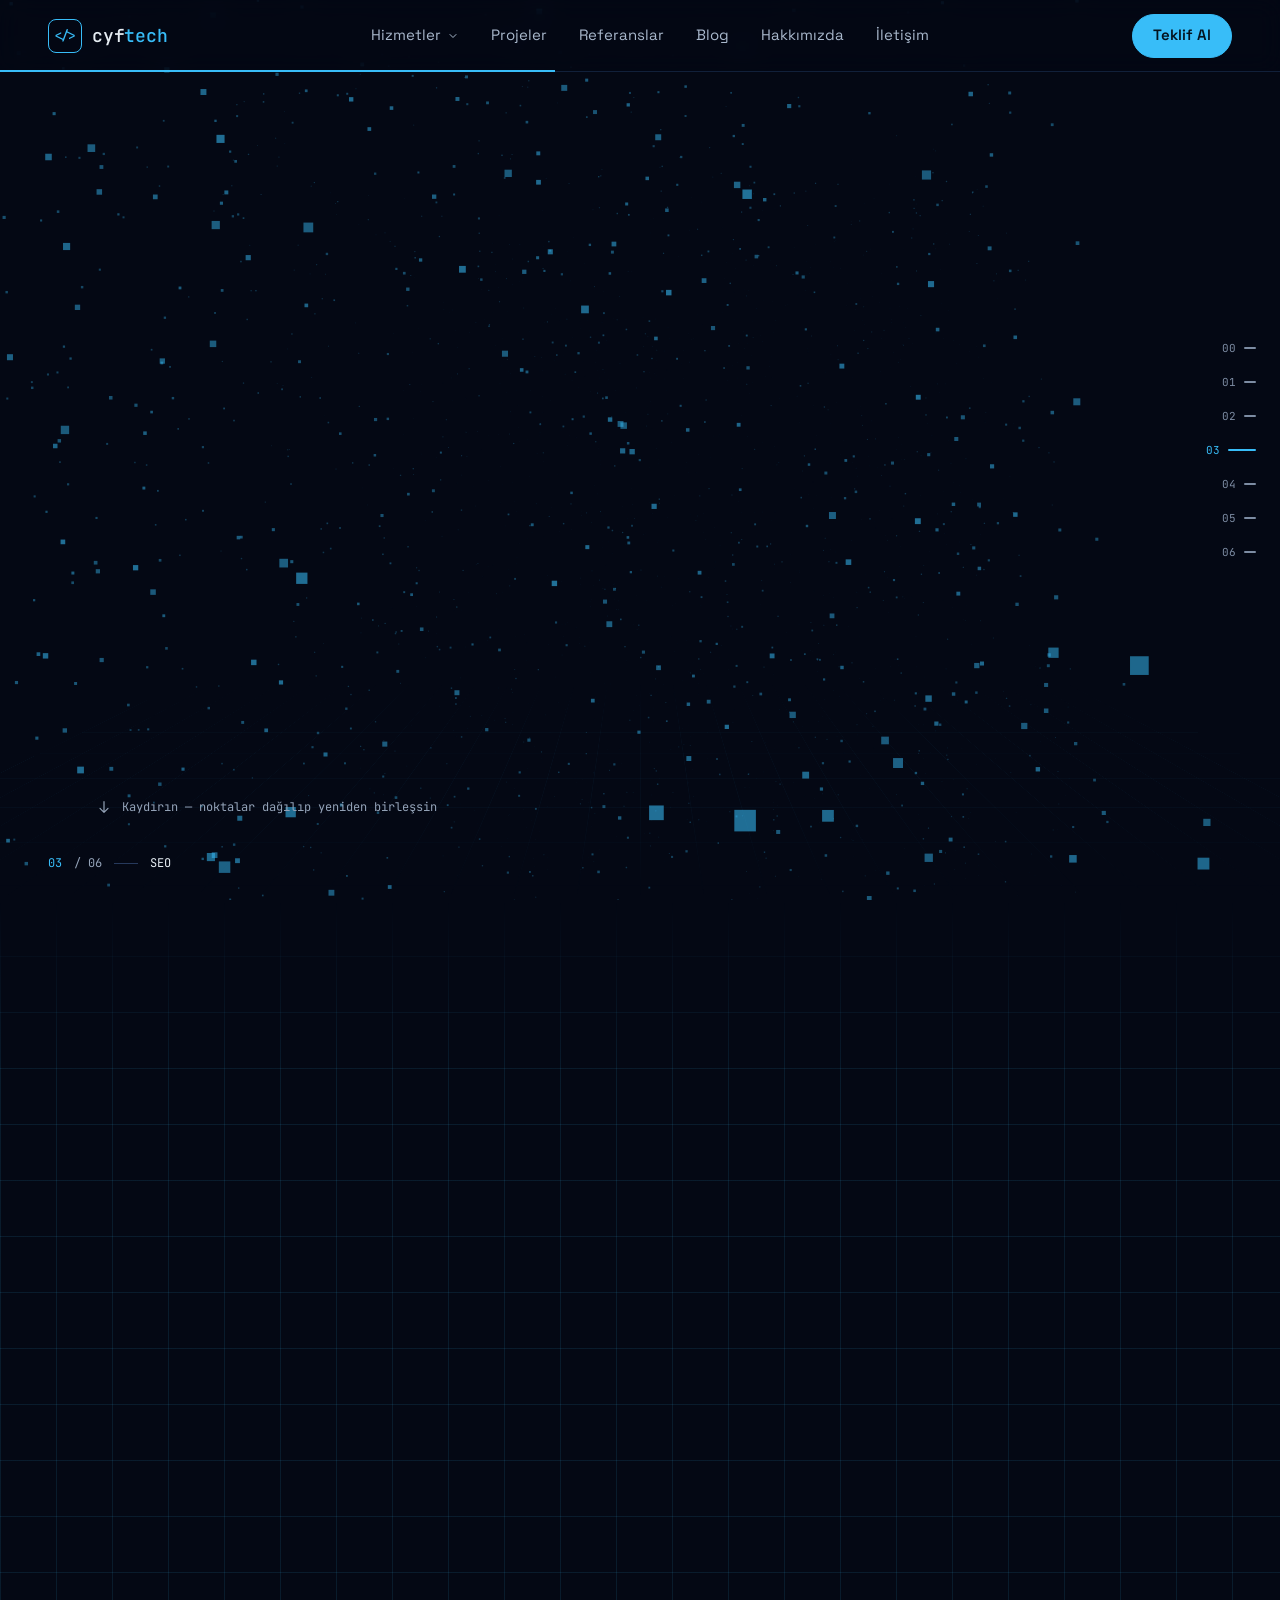
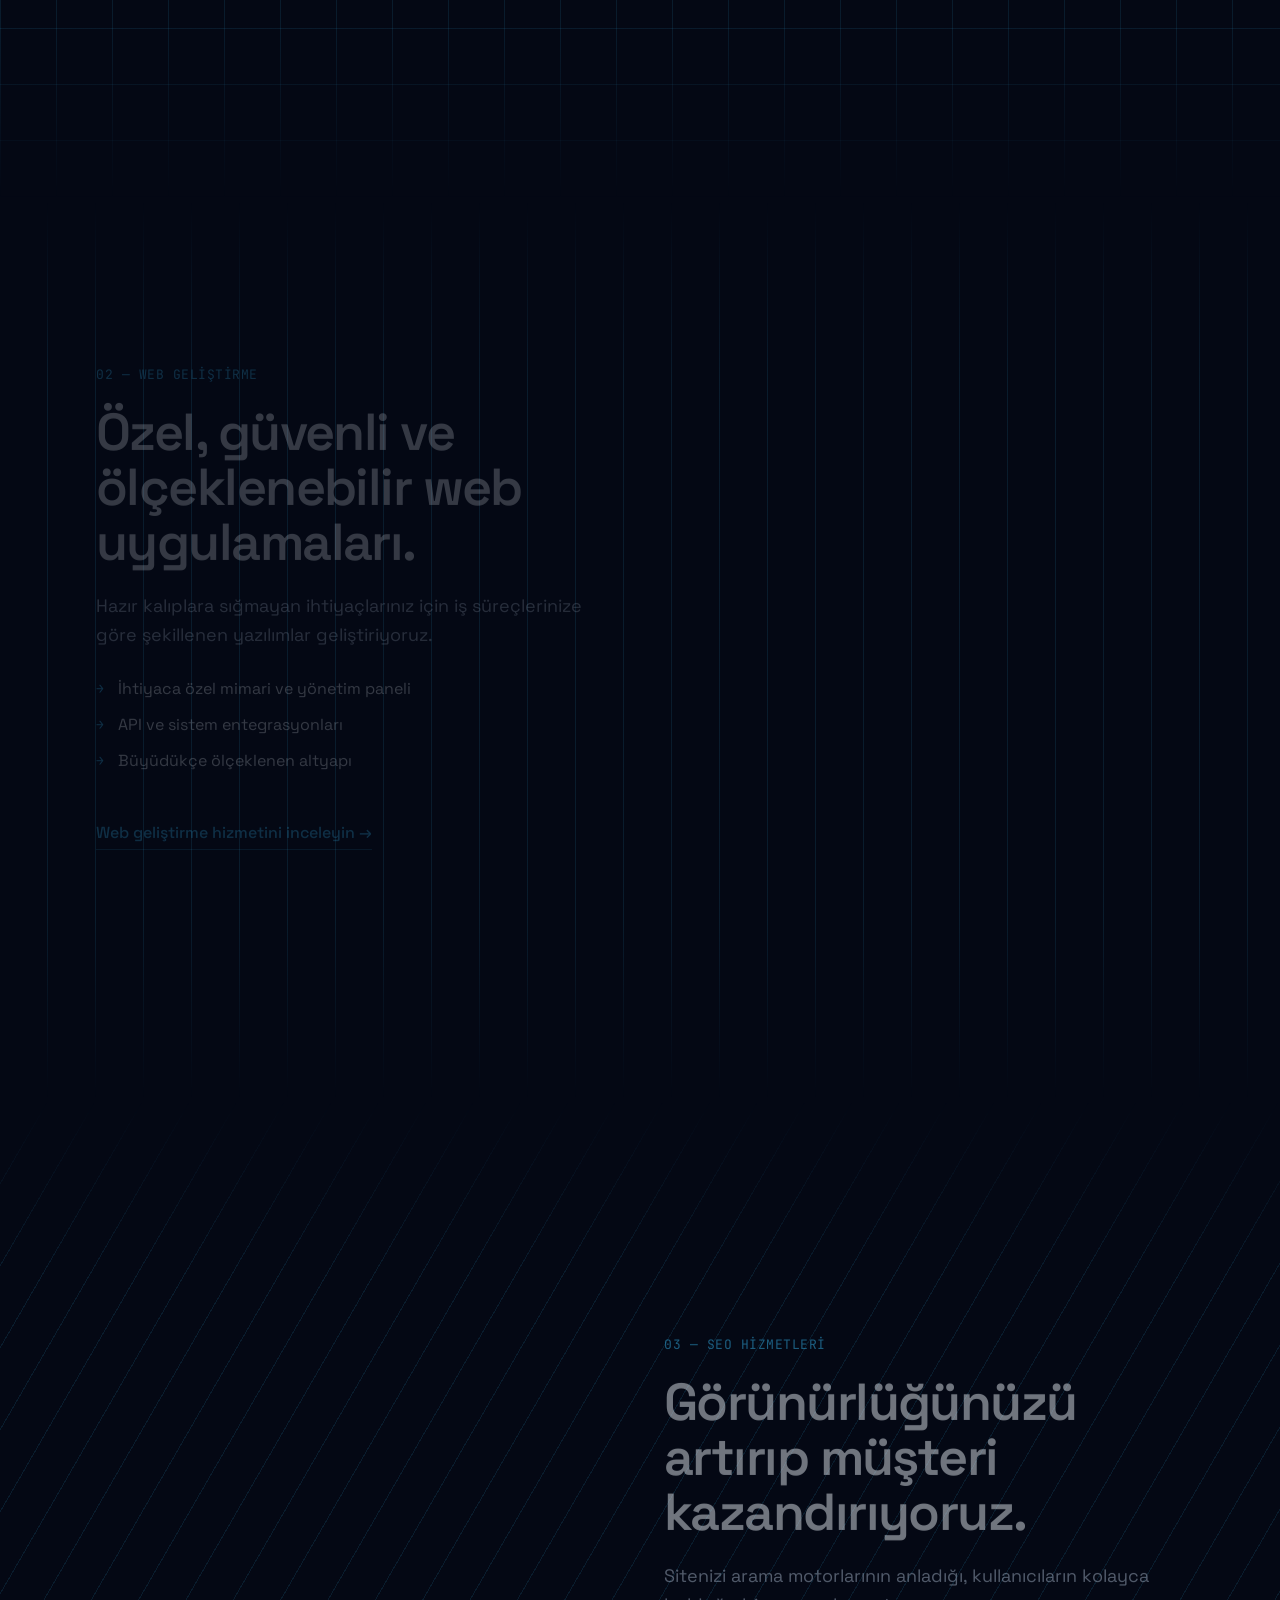
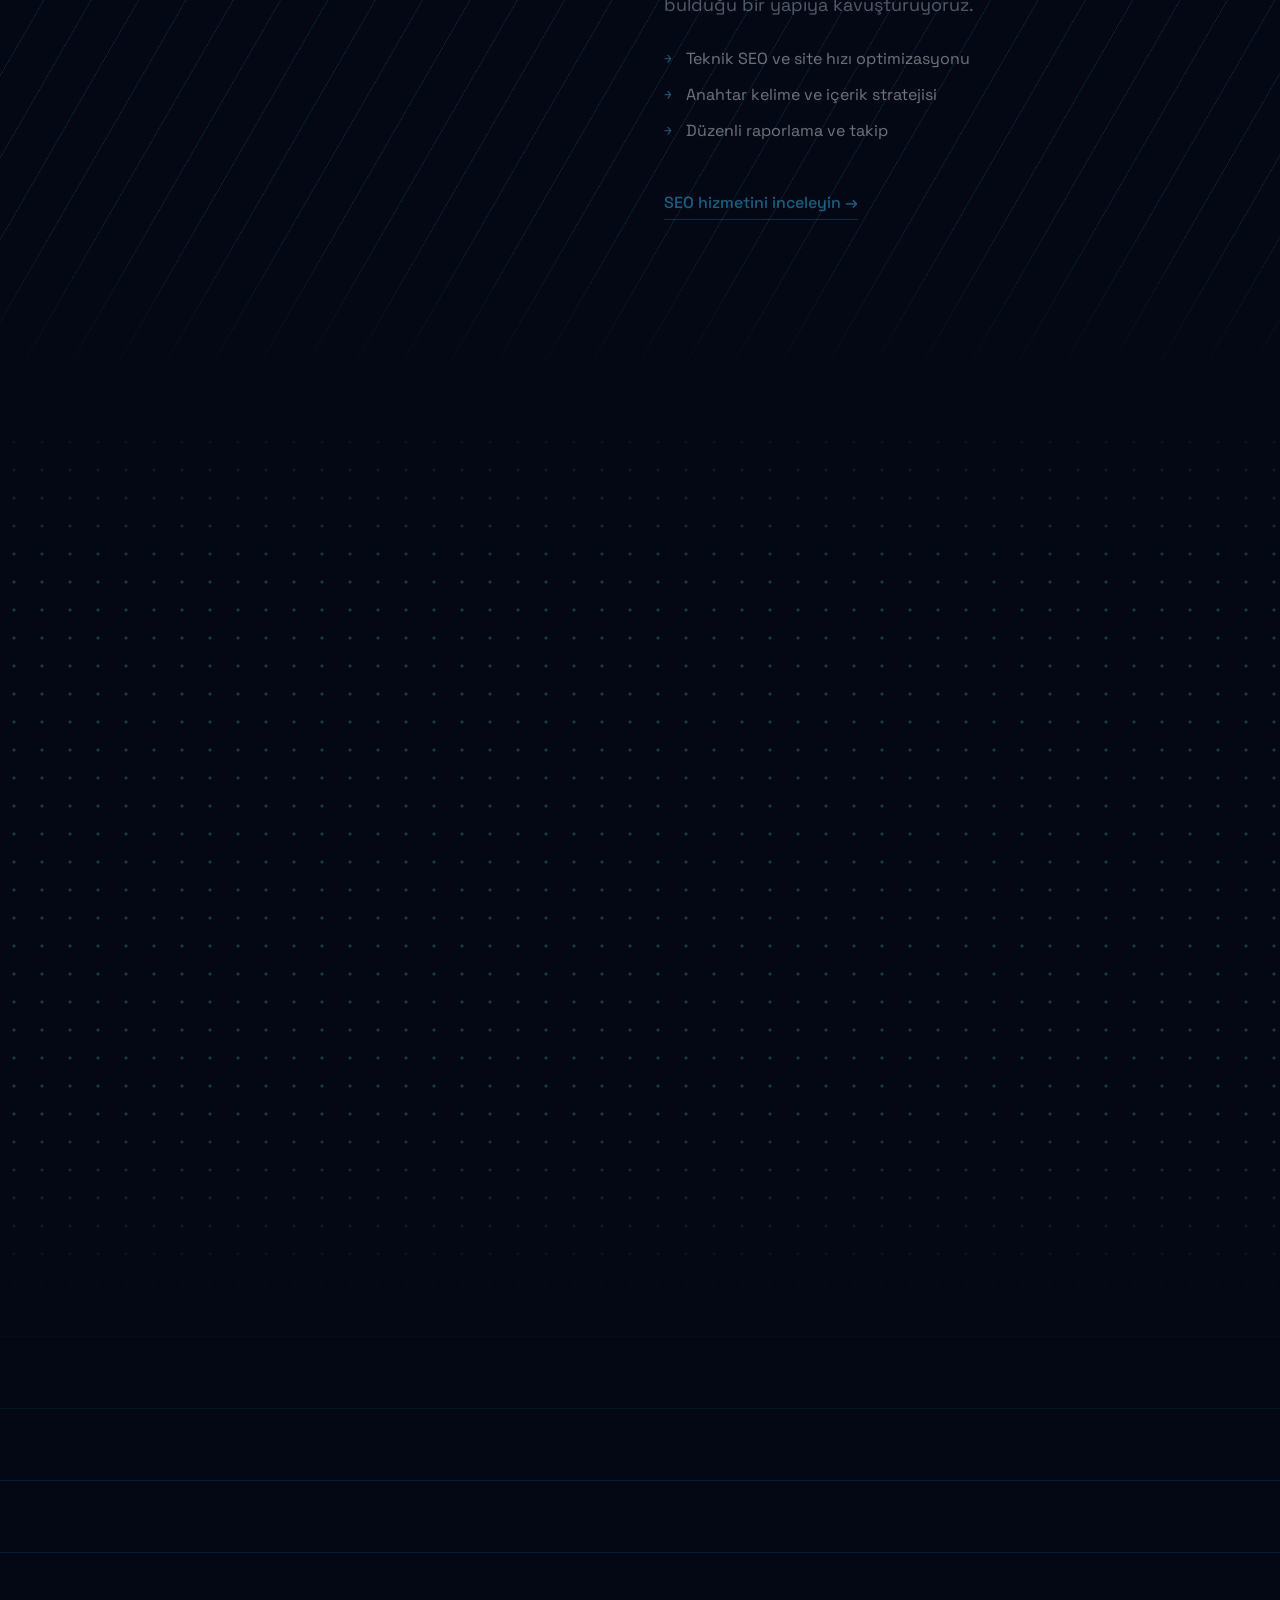
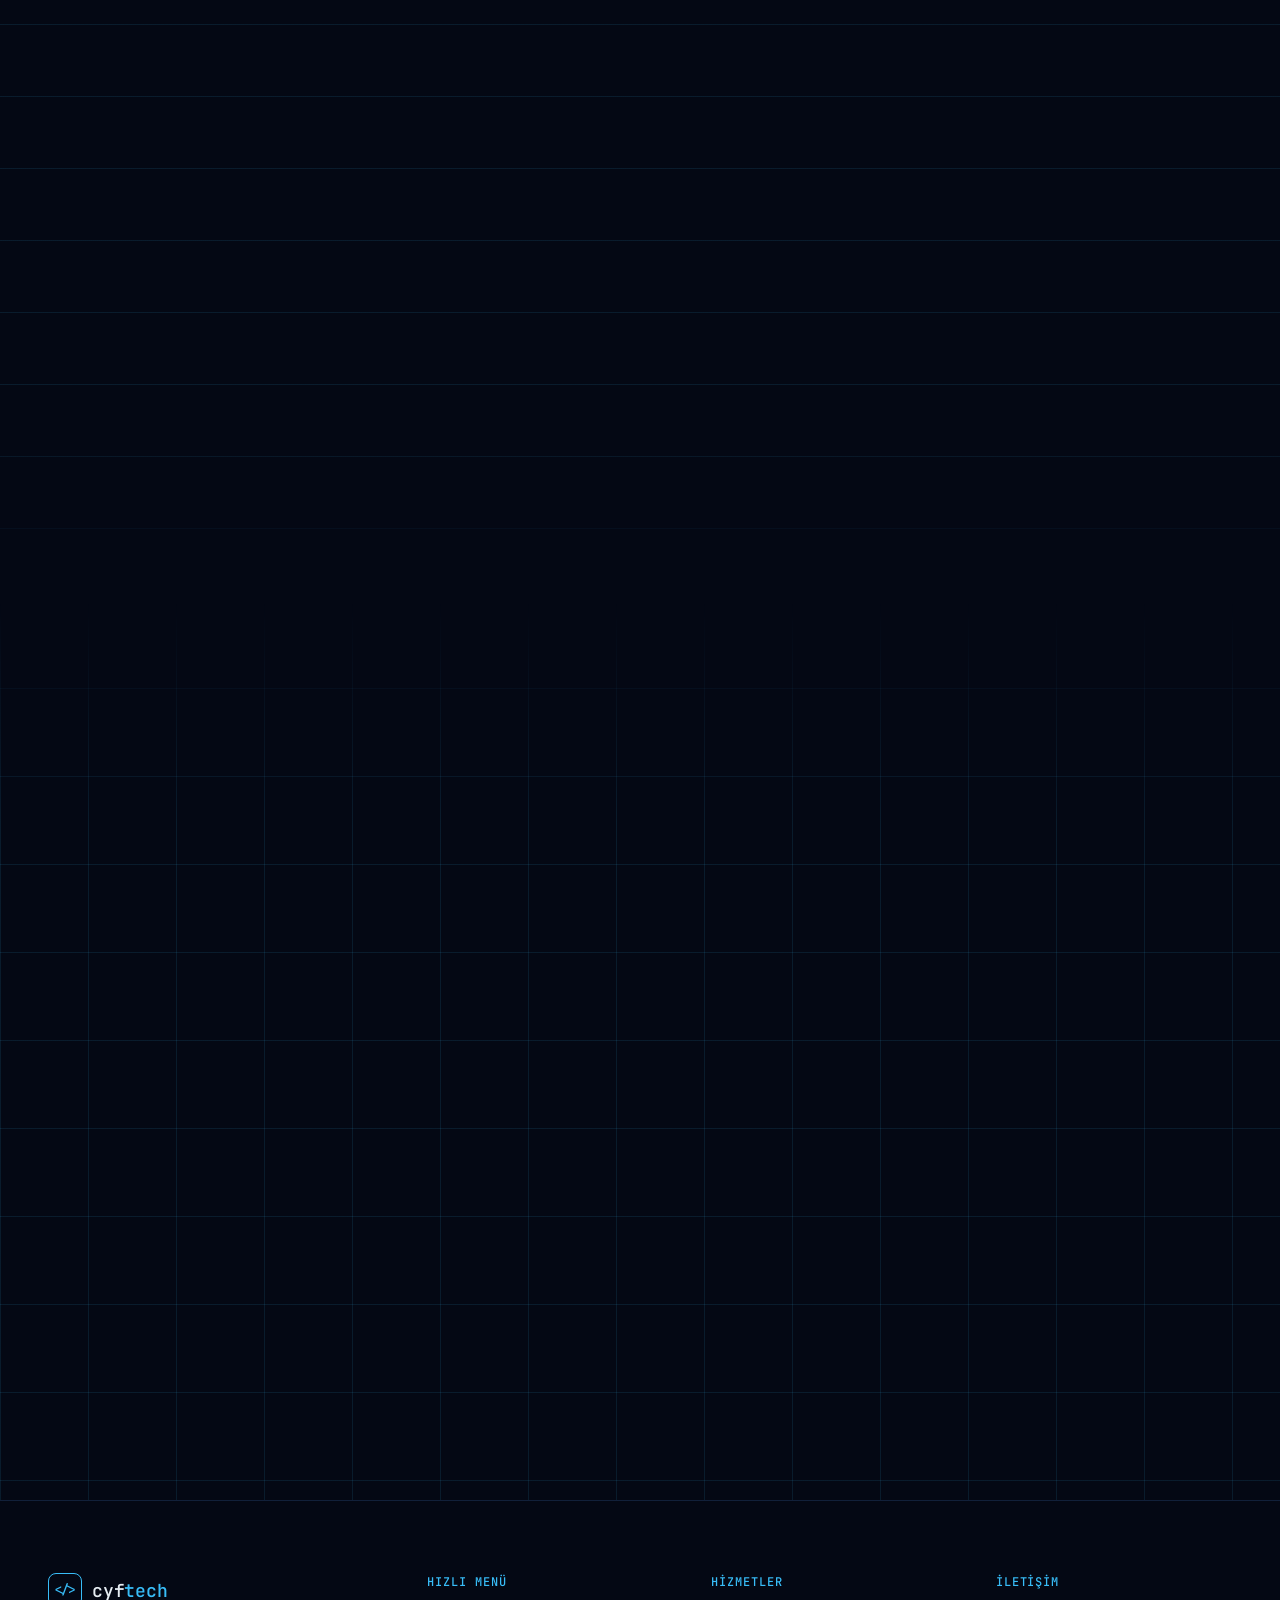
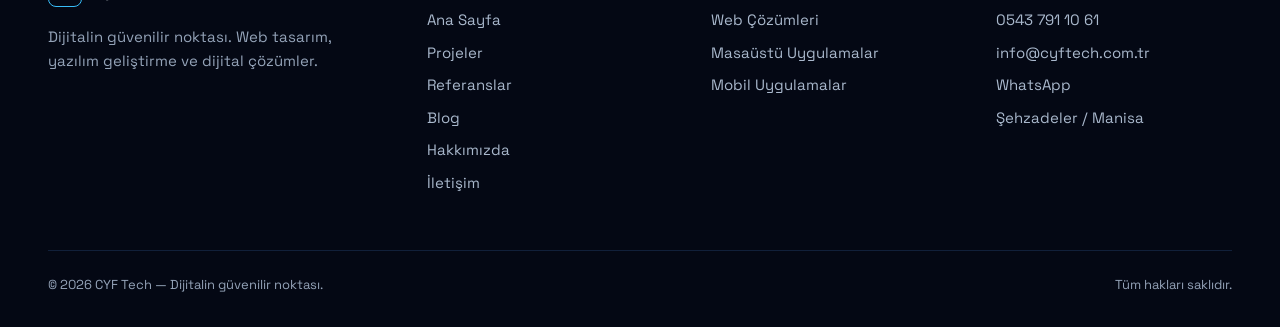
<file: index.html>
<!DOCTYPE html>
<html lang="tr">
<head>
<meta charset="UTF-8">
<meta name="viewport" content="width=device-width, initial-scale=1.0">
<title>CYF Tech — Yazılım ve Dijitalin Güvenilir Noktası</title>
<meta name="description" content="CYF Tech; web tasarım, web geliştirme, SEO ve e-ticaret çözümleriyle işletmenizi dijitalde büyütür. Manisa merkezli yazılım ve dijital çözümler.">
<meta name="theme-color" content="#040814">
<meta property="og:title" content="CYF Tech — Yazılım ve Dijitalin Güvenilir Noktası">
<meta property="og:description" content="CYF Tech; web tasarım, web geliştirme, SEO ve e-ticaret çözümleriyle işletmenizi dijitalde büyütür. Manisa merkezli yazılım ve dijital çözümler.">
<meta property="og:type" content="website">
<link rel="icon" type="image/png" href="assets/img/logo/ico.png">
<link rel="preconnect" href="https://fonts.googleapis.com">
<link rel="preconnect" href="https://fonts.gstatic.com" crossorigin>
<link rel="stylesheet" href="https://fonts.googleapis.com/css2?family=JetBrains+Mono:wght@400;500;700&amp;family=Space+Grotesk:wght@400;500;600;700&amp;display=swap">
<link rel="stylesheet" href="assets/css/site.css?v=20261023">
<link rel="stylesheet" href="assets/css/home.css?v=20261023">
<script src="assets/js/site.js?v=20261023" defer></script>
<script src="assets/js/home.js?v=20261023" defer></script>
</head>
<body class="home">
<a class="sr-only" href="#icerik">İçeriğe geç</a>
<header class="site-head overlay">
  <a class="logo" href="index.html" aria-label="CYF Tech ana sayfa"><span class="logo-mark">&lt;/&gt;</span><span class="logo-word">cyf<span>tech</span></span></a>
  <nav class="nav" aria-label="Ana menü">
    <div class="nav-dd">
      <button type="button" aria-haspopup="true">Hizmetler <svg width="12" height="12" viewBox="0 0 24 24" fill="none" stroke="currentColor" stroke-width="2" stroke-linecap="round" stroke-linejoin="round" aria-hidden="true"><path d="M6 9l6 6 6-6"/></svg></button>
      <div class="dd-menu"><a href="web-cozumleri.html"><span class="num">01</span><span><b>Web Çözümleri</b><small>Web tasarım, yazılım, e-ticaret ve SEO — tek çatı altında.</small></span></a><a href="masaustu-uygulamalar.html"><span class="num">02</span><span><b>Masaüstü Uygulamalar</b><small>İşinize özel, çevrimdışı da çalışan masaüstü yazılımlar.</small></span></a><a href="mobil-uygulamalar.html"><span class="num">03</span><span><b>Mobil Uygulamalar</b><small>iOS ve Android için hızlı, kullanıcı dostu uygulamalar.</small></span></a></div>
    </div>
    <a href="projelerimiz.html">Projeler</a>
    <a href="referanslar.html">Referanslar</a>
    <a href="blog.html">Blog</a>
    <a href="hakkimizda.html">Hakkımızda</a>
    <a href="iletisim.html">İletişim</a>
  </nav>
  <div class="head-actions">
    <a class="btn btn-primary btn-sm" href="iletisim.html">Teklif Al</a>
    <button class="menu-btn" type="button" aria-label="Menüyü aç" aria-expanded="false" aria-controls="mnav"><svg width="20" height="20" viewBox="0 0 24 24" fill="none" stroke="currentColor" stroke-width="1.8" stroke-linecap="round" aria-hidden="true"><path d="M4 7h16M4 12h16M4 17h16"/></svg></button>
  </div>
  <div class="head-prog" aria-hidden="true"></div>
</header>
<nav class="mnav" id="mnav" aria-label="Mobil menü">
  <a href="index.html" aria-current="page">Ana Sayfa</a>
  <div class="mnav-label">HİZMETLER</div>
  <a href="web-cozumleri.html">Web Çözümleri</a><a href="masaustu-uygulamalar.html">Masaüstü Uygulamalar</a><a href="mobil-uygulamalar.html">Mobil Uygulamalar</a>
  <div class="mnav-label">KURUMSAL</div>
  <a href="projelerimiz.html">Projeler</a>
  <a href="referanslar.html">Referanslar</a>
  <a href="blog.html">Blog</a>
  <a href="hakkimizda.html">Hakkımızda</a>
  <a href="iletisim.html">İletişim</a>
  <a class="btn btn-primary" href="iletisim.html">Teklif Al</a>
</nav>
<main id="icerik">
<canvas class="pc-canvas" data-pc-canvas aria-hidden="true"></canvas>
<div class="pc-track">
  <section id="p0" class="pc-sec hero">
    <div class="bg-layer hero-floor" aria-hidden="true"><div><div><div></div></div></div></div>
    <div class="pc-txt l">
      <div class="eyebrow">// CYF TECH · YAZILIM &amp; DİJİTAL ÇÖZÜMLER</div>
      <h1 class="pc-h1">Yazılım ve dijitalin güvenilir <span class="accent">noktasıyız.</span></h1>
      <p class="pc-p">Dağınık fikirleri bir araya getirip hızlı, güvenli ve ölçeklenebilir dijital ürünlere dönüştürüyoruz.</p>
      <div class="btn-row"><a class="btn btn-primary" href="iletisim.html">Teklif Al</a><a class="btn" href="projelerimiz.html">Projelerimize Göz At</a></div>
    </div>
    <div class="pc-hint"><svg width="16" height="16" viewBox="0 0 24 24" fill="none" stroke="currentColor" stroke-width="1.8" stroke-linecap="round" stroke-linejoin="round" aria-hidden="true"><path d="M12 4v16M6 14l6 6 6-6"/></svg>Kaydırın — noktalar dağılıp yeniden birleşsin</div>
  </section>

  <section id="p1" class="pc-sec">
    <div class="bg-layer bg-grid bg-fade" aria-hidden="true"></div>
    <div class="pc-txt r">
      <div class="eyebrow">01 — WEB TASARIM</div>
      <h2 class="pc-h2">Modern ve kullanıcı dostu web siteleri.</h2>
      <p class="pc-p">Markanızın dijital yüzünü, ziyaretçinin ilk saniyede güven duyacağı sade ve net bir arayüzle tasarlıyoruz.</p>
      <ul class="arrow-list"><li>Kullanıcı deneyimi (UX) odaklı arayüz</li><li>Tüm ekranlarda mobil uyumlu tasarım</li><li>Markanıza özel görsel dil</li></ul>
      <a class="link-arrow" href="web-cozumleri.html#web-tasarim">Web tasarım hizmetini inceleyin →</a>
    </div>
  </section>

  <section id="p2" class="pc-sec">
    <div class="bg-layer bg-lines bg-fade" aria-hidden="true"></div>
    <div class="pc-txt l">
      <div class="eyebrow">02 — WEB GELİŞTİRME</div>
      <h2 class="pc-h2">Özel, güvenli ve ölçeklenebilir web uygulamaları.</h2>
      <p class="pc-p">Hazır kalıplara sığmayan ihtiyaçlarınız için iş süreçlerinize göre şekillenen yazılımlar geliştiriyoruz.</p>
      <ul class="arrow-list"><li>İhtiyaca özel mimari ve yönetim paneli</li><li>API ve sistem entegrasyonları</li><li>Büyüdükçe ölçeklenen altyapı</li></ul>
      <a class="link-arrow" href="web-cozumleri.html#web-gelistirme">Web geliştirme hizmetini inceleyin →</a>
    </div>
  </section>

  <section id="p3" class="pc-sec">
    <div class="bg-layer bg-diag bg-fade" aria-hidden="true"></div>
    <div class="pc-txt r">
      <div class="eyebrow">03 — SEO HİZMETLERİ</div>
      <h2 class="pc-h2">Görünürlüğünüzü artırıp müşteri kazandırıyoruz.</h2>
      <p class="pc-p">Sitenizi arama motorlarının anladığı, kullanıcıların kolayca bulduğu bir yapıya kavuşturuyoruz.</p>
      <ul class="arrow-list"><li>Teknik SEO ve site hızı optimizasyonu</li><li>Anahtar kelime ve içerik stratejisi</li><li>Düzenli raporlama ve takip</li></ul>
      <a class="link-arrow" href="web-cozumleri.html#seo">SEO hizmetini inceleyin →</a>
    </div>
  </section>

  <section id="p4" class="pc-sec">
    <div class="bg-layer bg-dots bg-fade" aria-hidden="true"></div>
    <div class="pc-txt l">
      <div class="eyebrow">04 — E-TİCARET SİTELERİ</div>
      <h2 class="pc-h2">Satış odaklı ve kullanıcı dostu e-ticaret.</h2>
      <p class="pc-p">Ürün vitrininden ödeme adımına kadar her ekranı, ziyaretçiyi müşteriye dönüştürmek için kurguluyoruz.</p>
      <ul class="arrow-list"><li>Güvenli ödeme altyapısı entegrasyonu</li><li>Kolay ürün, stok ve sipariş yönetimi</li><li>Kampanya ve indirim kurguları</li></ul>
      <a class="link-arrow" href="web-cozumleri.html#e-ticaret">E-ticaret hizmetini inceleyin →</a>
    </div>
  </section>

  <section id="p5" class="pc-sec">
    <div class="bg-layer bg-rows bg-fade" aria-hidden="true"></div>
    <div class="pc-txt r">
      <div class="eyebrow">05 — ÇALIŞMA SÜRECİMİZ</div>
      <h2 class="pc-h2">Fikirden yayına dört adım.</h2>
      <ol class="steps">
        <li><span class="n">01</span><div><b>Planlama</b><span>İhtiyaçları ve hedefleri birlikte netleştiriyoruz.</span></div></li>
        <li><span class="n">02</span><div><b>Tasarım</b><span>Arayüzü ve kullanıcı akışını çiziyoruz.</span></div></li>
        <li><span class="n">03</span><div><b>Geliştirme</b><span>Tasarımı hızlı ve güvenli koda dönüştürüyoruz.</span></div></li>
        <li><span class="n">04</span><div><b>Yayın</b><span>Siteyi canlıya alıyor, 7/24 destekle yanınızda oluyoruz.</span></div></li>
      </ol>
    </div>
  </section>

  <section id="p6" class="pc-sec">
    <div class="bg-layer bg-grid-lg" aria-hidden="true"></div>
    <div class="pc-txt l" style="max-width:540px">
      <div class="eyebrow">06 — İLETİŞİM</div>
      <h2 class="pc-h2 xl">Projenizi birlikte hayata geçirelim.</h2>
      <p class="pc-p">Aklınızdaki projeyi anlatın, size özel teklifimizi hazırlayalım.</p>
      <div class="contact-lines">
        <a href="tel:+905437911061"><span class="k">tel</span>0543 791 10 61</a>
        <a href="mailto:info@cyftech.com.tr"><span class="k">mail</span>info@cyftech.com.tr</a>
      </div>
      <div class="btn-row" style="margin-top:32px"><a class="btn btn-primary" href="iletisim.html">Teklif Al</a><a class="btn" href="https://wa.me/905437911061" target="_blank" rel="noopener">WhatsApp'tan yazın</a></div>
      <div class="pc-recent">Son projeler: <a href="referanslar.html">Hürsat</a> · <a href="referanslar.html">Softrue Solutions</a> · <a href="referanslar.html">Sistem KYS</a> · <a href="referanslar.html">Eurolab</a></div>
    </div>
  </section>
</div>

<div class="pc-chips" aria-hidden="true">
  <div class="pc-chipset"><div><div class="chip float"><span class="dot"></span><div><b>Güvenilirlik</b><small>Uzun soluklu iş ortaklığı</small></div></div></div><div><div class="chip float"><span class="dot"></span><div><b>Hızlı teslimat</b><small>Planlanan takvimde</small></div></div></div><div><div class="chip float"><span class="dot"></span><div><b>Özel çözümler</b><small>İşinize göre şekillenir</small></div></div></div><div><div class="chip float"><span class="dot"></span><div><b>7/24 destek</b><small>Yayından sonra da yanınızda</small></div></div></div></div><div class="pc-chipset"><div><div class="chip float"><span class="tag">ui</span><div><b>UI / UX</b><small>Kullanıcı akışı</small></div></div></div><div><div class="chip float"><span class="tag">rwd</span><div><b>Responsive</b><small>Mobil · Tablet · Masaüstü</small></div></div></div><div><div class="chip float"><span class="tag">br</span><div><b>Marka kimliği</b><small>Renk, tipografi, dil</small></div></div></div><div><div class="chip float"><span class="tag">pr</span><div><b>Prototip</b><small>Kodlamadan önce test</small></div></div></div></div><div class="pc-chipset"><div><div class="chip float"><span class="tag">{ }</span><div><b>API</b><small>Entegrasyonlar</small></div></div></div><div><div class="chip float"><span class="tag">ssl</span><div><b>Güvenlik</b><small>Güvenli altyapı</small></div></div></div><div><div class="chip float"><span class="tag">↗</span><div><b>Ölçeklenebilir</b><small>Büyümeye hazır</small></div></div></div><div><div class="chip float"><span class="tag">cms</span><div><b>Yönetim paneli</b><small>İçeriği kendiniz yönetin</small></div></div></div></div><div class="pc-chipset"><div><div class="chip float"><span class="dot"></span><div><b>Teknik SEO</b><small>Taranabilir yapı</small></div></div></div><div><div class="chip float"><span class="dot"></span><div><b>Site hızı</b><small>Hızlı açılış</small></div></div></div><div><div class="chip float"><span class="dot"></span><div><b>Anahtar kelime</b><small>Doğru aramalarda görünün</small></div></div></div><div><div class="chip float"><span class="dot"></span><div><b>Raporlama</b><small>Ölçülebilir sonuç</small></div></div></div></div><div class="pc-chipset"><div><div class="chip float"><span class="dot"></span><div><b>Ödeme</b><small>Güvenli ödeme adımı</small></div></div></div><div><div class="chip float"><span class="dot"></span><div><b>Ürün yönetimi</b><small>Stok ve varyant</small></div></div></div><div><div class="chip float"><span class="dot"></span><div><b>Sipariş takibi</b><small>Kargo süreçleri</small></div></div></div><div><div class="chip float"><span class="dot"></span><div><b>Kampanyalar</b><small>İndirim ve kupon</small></div></div></div></div><div class="pc-chipset"><div><div class="chip float"><span class="tag">01</span><div><b>Planlama</b><small>İhtiyaç analizi</small></div></div></div><div><div class="chip float"><span class="tag">02</span><div><b>Tasarım</b><small>Arayüz ve akış</small></div></div></div><div><div class="chip float"><span class="tag">03</span><div><b>Geliştirme</b><small>Kodlama ve test</small></div></div></div><div><div class="chip float"><span class="tag">04</span><div><b>Yayın</b><small>Canlıya alma</small></div></div></div></div><div class="pc-chipset"><div><div class="chip float"><span class="dot"></span><div><b>Telefon</b><small>0543 791 10 61</small></div></div></div><div><div class="chip float"><span class="dot"></span><div><b>E-posta</b><small>info@cyftech.com.tr</small></div></div></div><div><div class="chip float"><span class="dot"></span><div><b>WhatsApp</b><small>Hızlı iletişim</small></div></div></div><div><div class="chip float"><span class="dot"></span><div><b>Teklif</b><small>Size özel fiyatlandırma</small></div></div></div></div>
  <div class="pc-drag"><svg width="16" height="16" viewBox="0 0 24 24" fill="none" stroke="currentColor" stroke-width="1.8" stroke-linecap="round" stroke-linejoin="round" aria-hidden="true"><path d="M8 9l-4 3 4 3M16 9l4 3-4 3M4 12h16"/></svg>sürükleyerek döndürün</div>
</div>
<nav class="pc-rail" aria-label="Bölümler"><a href="#p0" aria-label="Giriş">00<span></span></a><a href="#p1" aria-label="Web Tasarım">01<span></span></a><a href="#p2" aria-label="Web Geliştirme">02<span></span></a><a href="#p3" aria-label="SEO">03<span></span></a><a href="#p4" aria-label="E-Ticaret">04<span></span></a><a href="#p5" aria-label="Süreç">05<span></span></a><a href="#p6" aria-label="İletişim">06<span></span></a></nav>
<div class="pc-counter" aria-hidden="true"><span class="accent" data-cur-num>00</span><span>/ 06</span><span class="bar"></span><span style="color:var(--text)" data-cur-name>Giriş</span></div>
</main>
<footer class="site-foot">
  <div class="wrap">
    <div class="foot-grid">
      <div>
        <a class="logo" href="index.html" aria-label="CYF Tech ana sayfa"><span class="logo-mark">&lt;/&gt;</span><span class="logo-word">cyf<span>tech</span></span></a>
        <p>Dijitalin güvenilir noktası. Web tasarım, yazılım geliştirme ve dijital çözümler.</p>
      </div>
      <div>
        <h2>HIZLI MENÜ</h2>
        <ul><li><a href="index.html">Ana Sayfa</a></li><li><a href="projelerimiz.html">Projeler</a></li><li><a href="referanslar.html">Referanslar</a></li><li><a href="blog.html">Blog</a></li><li><a href="hakkimizda.html">Hakkımızda</a></li><li><a href="iletisim.html">İletişim</a></li></ul>
      </div>
      <div>
        <h2>HİZMETLER</h2>
        <ul><li><a href="web-cozumleri.html">Web Çözümleri</a></li><li><a href="masaustu-uygulamalar.html">Masaüstü Uygulamalar</a></li><li><a href="mobil-uygulamalar.html">Mobil Uygulamalar</a></li></ul>
      </div>
      <div>
        <h2>İLETİŞİM</h2>
        <ul><li><a href="tel:+905437911061">0543 791 10 61</a></li><li><a href="mailto:info@cyftech.com.tr">info@cyftech.com.tr</a></li><li><a href="https://wa.me/905437911061" target="_blank" rel="noopener">WhatsApp</a></li><li><a href="https://maps.app.goo.gl/161gqpBeCkMonnv89" target="_blank" rel="noopener">Şehzadeler / Manisa</a></li></ul>
      </div>
    </div>
    <div class="foot-bottom">
      <span>© 2026 CYF Tech — Dijitalin güvenilir noktası.</span>
      <span>Tüm hakları saklıdır.</span>
    </div>
  </div>
</footer>
</body>
</html>
</file>
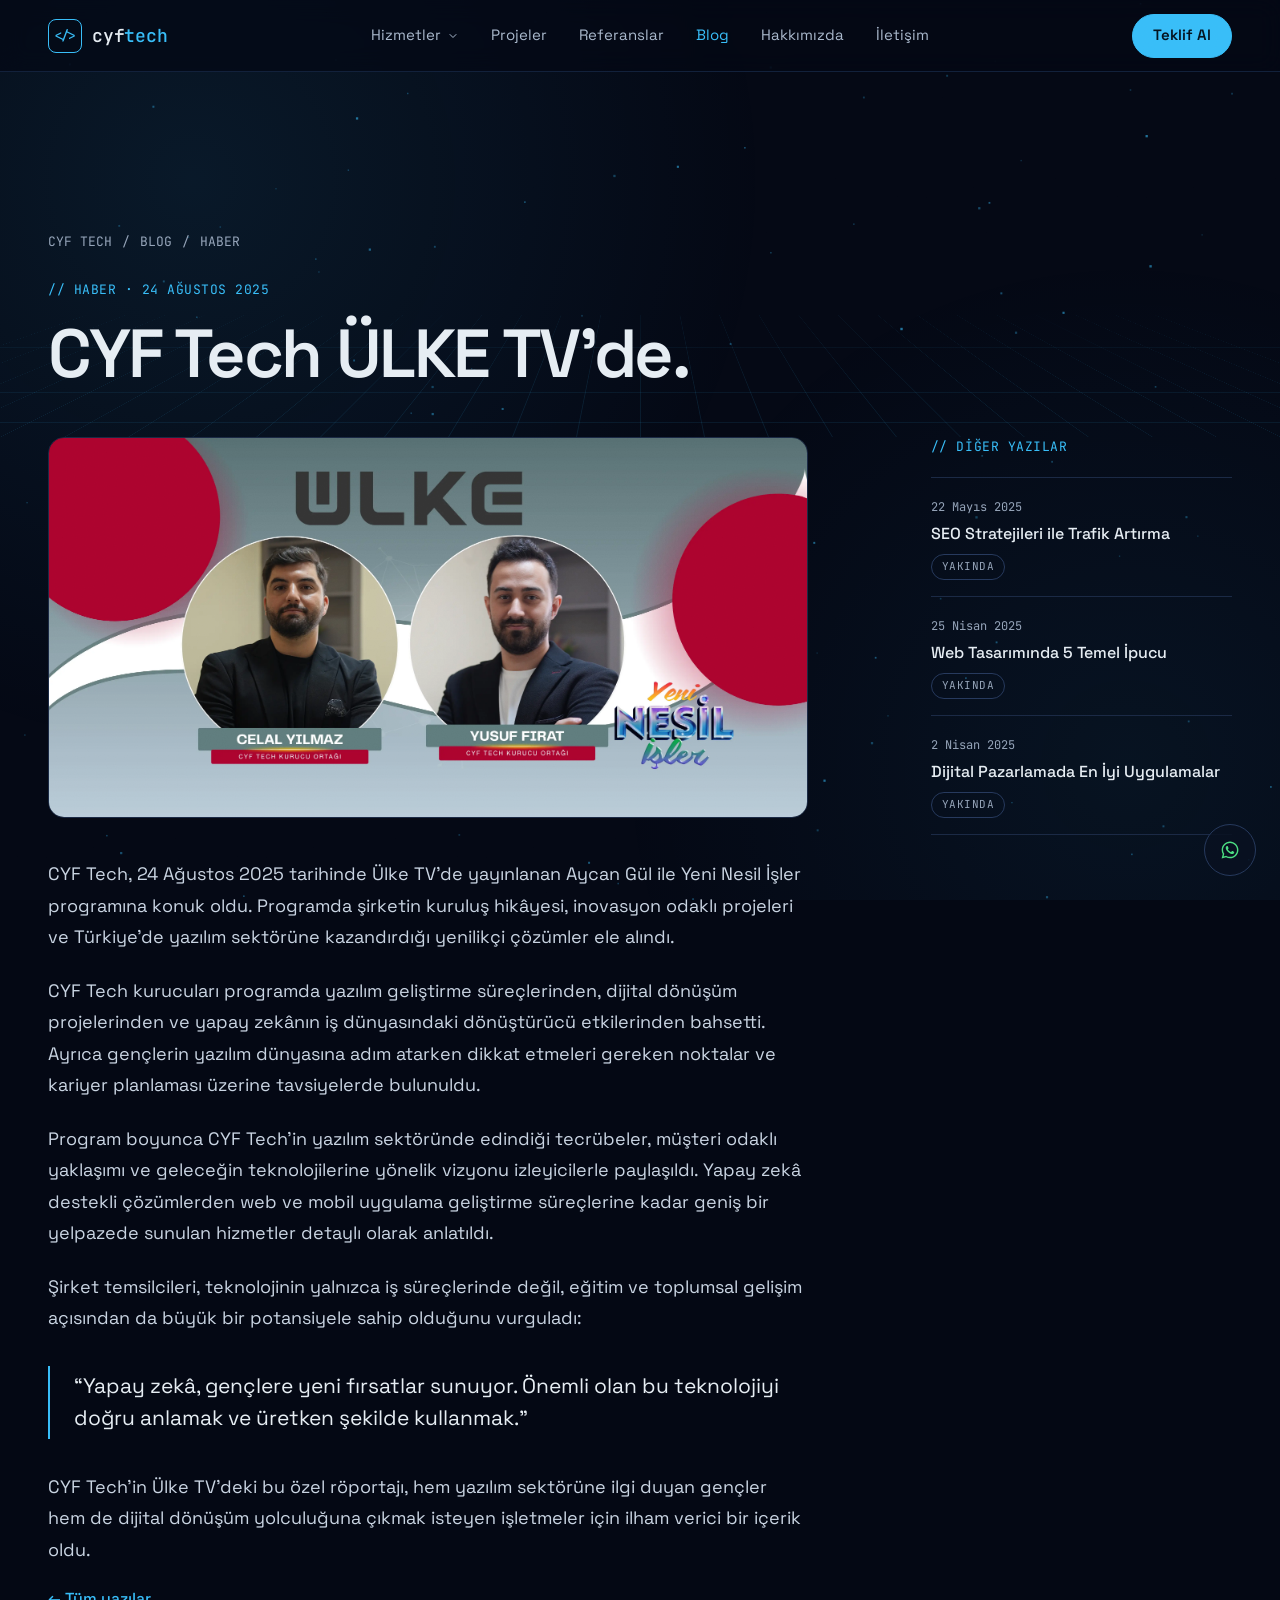
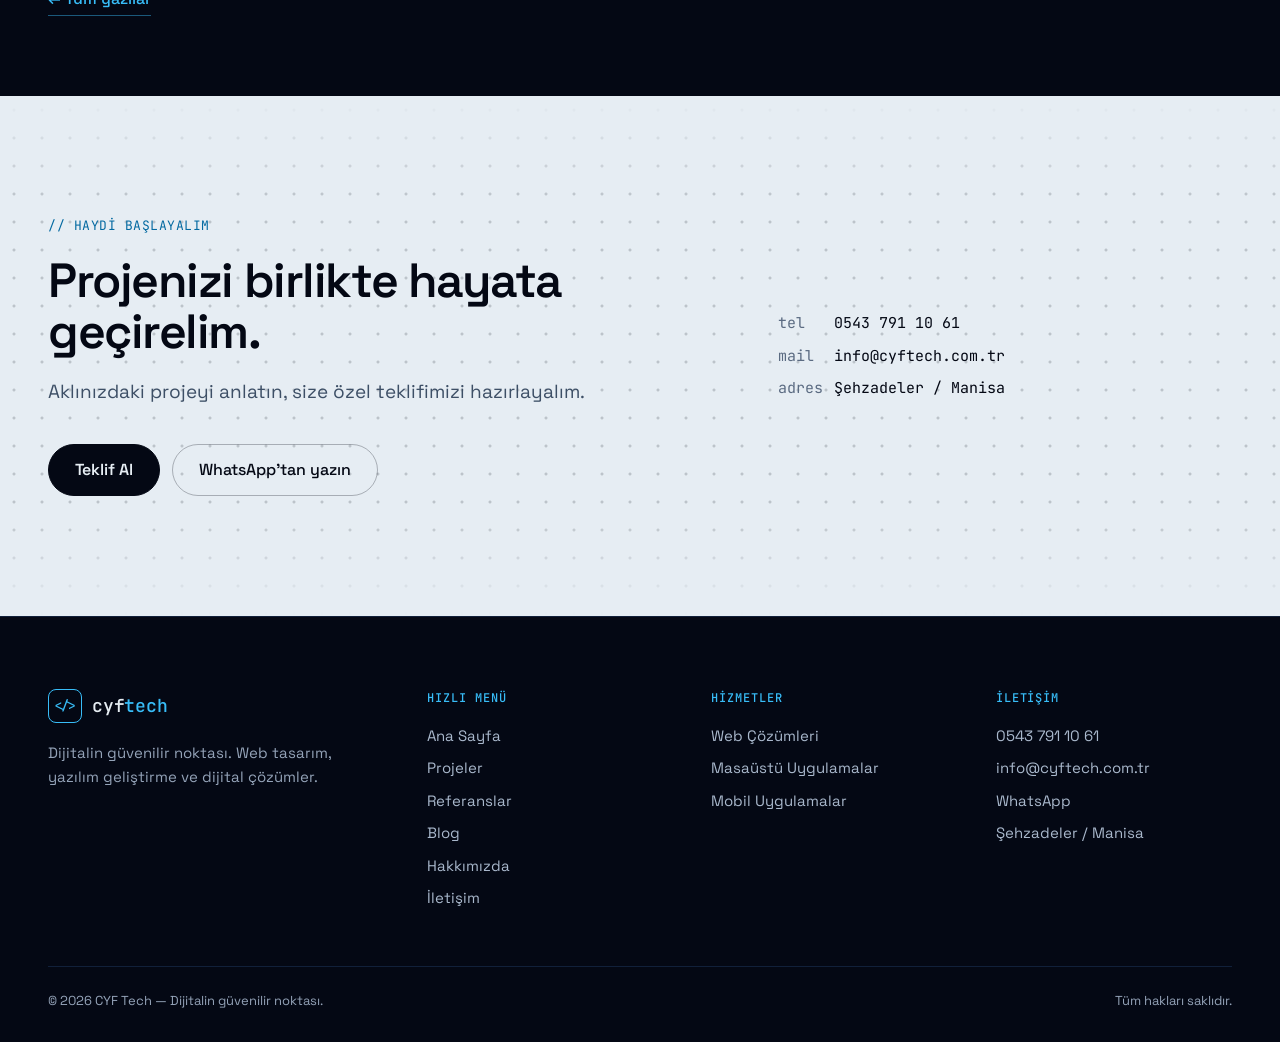
<file: blog-inside.html>
<!DOCTYPE html>
<html lang="tr">
<head>
<meta charset="UTF-8">
<meta name="viewport" content="width=device-width, initial-scale=1.0">
<title>CYF Tech ÜLKE TV'de — CYF Tech Blog</title>
<meta name="description" content="CYF Tech, Ülke TV’de Aycan Gül ile Yeni Nesil İşler programına konuk oldu: kuruluş hikâyesi, projeler ve yapay zekânın iş dünyasına etkisi.">
<meta name="theme-color" content="#040814">
<meta property="og:title" content="CYF Tech ÜLKE TV'de — CYF Tech Blog">
<meta property="og:description" content="CYF Tech, Ülke TV’de Aycan Gül ile Yeni Nesil İşler programına konuk oldu: kuruluş hikâyesi, projeler ve yapay zekânın iş dünyasına etkisi.">
<meta property="og:type" content="website">
<link rel="icon" type="image/png" href="assets/img/logo/ico.png">
<link rel="preconnect" href="https://fonts.googleapis.com">
<link rel="preconnect" href="https://fonts.gstatic.com" crossorigin>
<link rel="stylesheet" href="https://fonts.googleapis.com/css2?family=JetBrains+Mono:wght@400;500;700&amp;family=Space+Grotesk:wght@400;500;600;700&amp;display=swap">
<link rel="stylesheet" href="assets/css/site.css?v=20261023">
<script src="assets/js/site.js?v=20261023" defer></script>
<script src="assets/js/ambient.js?v=20261023" defer></script>
</head>
<body>
<a class="sr-only" href="#icerik">İçeriğe geç</a>
<header class="site-head">
  <a class="logo" href="index.html" aria-label="CYF Tech ana sayfa"><span class="logo-mark">&lt;/&gt;</span><span class="logo-word">cyf<span>tech</span></span></a>
  <nav class="nav" aria-label="Ana menü">
    <div class="nav-dd">
      <button type="button" aria-haspopup="true">Hizmetler <svg width="12" height="12" viewBox="0 0 24 24" fill="none" stroke="currentColor" stroke-width="2" stroke-linecap="round" stroke-linejoin="round" aria-hidden="true"><path d="M6 9l6 6 6-6"/></svg></button>
      <div class="dd-menu"><a href="web-cozumleri.html"><span class="num">01</span><span><b>Web Çözümleri</b><small>Web tasarım, yazılım, e-ticaret ve SEO — tek çatı altında.</small></span></a><a href="masaustu-uygulamalar.html"><span class="num">02</span><span><b>Masaüstü Uygulamalar</b><small>İşinize özel, çevrimdışı da çalışan masaüstü yazılımlar.</small></span></a><a href="mobil-uygulamalar.html"><span class="num">03</span><span><b>Mobil Uygulamalar</b><small>iOS ve Android için hızlı, kullanıcı dostu uygulamalar.</small></span></a></div>
    </div>
    <a href="projelerimiz.html">Projeler</a>
    <a href="referanslar.html">Referanslar</a>
    <a href="blog.html" aria-current="page">Blog</a>
    <a href="hakkimizda.html">Hakkımızda</a>
    <a href="iletisim.html">İletişim</a>
  </nav>
  <div class="head-actions">
    <a class="btn btn-primary btn-sm" href="iletisim.html">Teklif Al</a>
    <button class="menu-btn" type="button" aria-label="Menüyü aç" aria-expanded="false" aria-controls="mnav"><svg width="20" height="20" viewBox="0 0 24 24" fill="none" stroke="currentColor" stroke-width="1.8" stroke-linecap="round" aria-hidden="true"><path d="M4 7h16M4 12h16M4 17h16"/></svg></button>
  </div>
  
</header>
<nav class="mnav" id="mnav" aria-label="Mobil menü">
  <a href="index.html">Ana Sayfa</a>
  <div class="mnav-label">HİZMETLER</div>
  <a href="web-cozumleri.html">Web Çözümleri</a><a href="masaustu-uygulamalar.html">Masaüstü Uygulamalar</a><a href="mobil-uygulamalar.html">Mobil Uygulamalar</a>
  <div class="mnav-label">KURUMSAL</div>
  <a href="projelerimiz.html">Projeler</a>
  <a href="referanslar.html">Referanslar</a>
  <a href="blog.html" aria-current="page">Blog</a>
  <a href="hakkimizda.html">Hakkımızda</a>
  <a href="iletisim.html">İletişim</a>
  <a class="btn btn-primary" href="iletisim.html">Teklif Al</a>
</nav>
<main id="icerik">
<section class="page-hero" style="padding-bottom:48px">
  <div class="floor" aria-hidden="true"><div><div></div></div></div>
  <div class="wrap">
    <div class="crumbs"><a href="index.html">CYF TECH</a><span>/</span><a href="blog.html">BLOG</a><span>/</span><span>HABER</span></div>
    <div class="eyebrow">// HABER · 24 AĞUSTOS 2025</div>
    <h1 class="h1" style="max-width:900px">CYF Tech ÜLKE TV'de.</h1>
  </div>
</section>

<section class="section-tight" style="padding-top:0">
  <div class="wrap split" style="grid-template-columns:minmax(0,1.6fr) minmax(0,.6fr)">
    <article class="article">
      <div class="article-img"><img src="assets/img/blog/ulketv.webp" alt="CYF Tech, Ülke TV Yeni Nesil İşler programında"></div>
      <p>CYF Tech, 24 Ağustos 2025 tarihinde Ülke TV’de yayınlanan Aycan Gül ile Yeni Nesil İşler programına konuk oldu. Programda şirketin kuruluş hikâyesi, inovasyon odaklı projeleri ve Türkiye’de yazılım sektörüne kazandırdığı yenilikçi çözümler ele alındı.</p>
      <p>CYF Tech kurucuları programda yazılım geliştirme süreçlerinden, dijital dönüşüm projelerinden ve yapay zekânın iş dünyasındaki dönüştürücü etkilerinden bahsetti. Ayrıca gençlerin yazılım dünyasına adım atarken dikkat etmeleri gereken noktalar ve kariyer planlaması üzerine tavsiyelerde bulunuldu.</p>
      <p>Program boyunca CYF Tech’in yazılım sektöründe edindiği tecrübeler, müşteri odaklı yaklaşımı ve geleceğin teknolojilerine yönelik vizyonu izleyicilerle paylaşıldı. Yapay zekâ destekli çözümlerden web ve mobil uygulama geliştirme süreçlerine kadar geniş bir yelpazede sunulan hizmetler detaylı olarak anlatıldı.</p>
      <p>Şirket temsilcileri, teknolojinin yalnızca iş süreçlerinde değil, eğitim ve toplumsal gelişim açısından da büyük bir potansiyele sahip olduğunu vurguladı:</p>
      <blockquote>“Yapay zekâ, gençlere yeni fırsatlar sunuyor. Önemli olan bu teknolojiyi doğru anlamak ve üretken şekilde kullanmak.”</blockquote>
      <p>CYF Tech’in Ülke TV’deki bu özel röportajı, hem yazılım sektörüne ilgi duyan gençler hem de dijital dönüşüm yolculuğuna çıkmak isteyen işletmeler için ilham verici bir içerik oldu.</p>
      <a class="link-arrow" href="blog.html">← Tüm yazılar</a>
    </article>
    <aside>
      <div class="eyebrow">// DİĞER YAZILAR</div>
      <ul class="aside-list"><li><span class="d">22 Mayıs 2025</span><b>SEO Stratejileri ile Trafik Artırma</b><span class="badge" style="margin-top:8px">YAKINDA</span></li><li><span class="d">25 Nisan 2025</span><b>Web Tasarımında 5 Temel İpucu</b><span class="badge" style="margin-top:8px">YAKINDA</span></li><li><span class="d">2 Nisan 2025</span><b>Dijital Pazarlamada En İyi Uygulamalar</b><span class="badge" style="margin-top:8px">YAKINDA</span></li></ul>
    </aside>
  </div>
</section>

<section class="band-light">
  <div class="bg-layer" aria-hidden="true"></div>
  <div class="wrap">
    <div class="cta reveal">
      <div style="position:relative">
        <div class="eyebrow">// HAYDİ BAŞLAYALIM</div>
        <h2 class="h2">Projenizi birlikte hayata geçirelim.</h2>
        <p class="lead" style="margin-top:20px">Aklınızdaki projeyi anlatın, size özel teklifimizi hazırlayalım.</p>
        <div class="btn-row"><a class="btn btn-primary" href="iletisim.html">Teklif Al</a><a class="btn" href="https://wa.me/905437911061" target="_blank" rel="noopener">WhatsApp'tan yazın</a></div>
      </div>
      <div class="contact-lines" style="position:relative">
        <a href="tel:+905437911061"><span class="k">tel</span>0543 791 10 61</a>
        <a href="mailto:info@cyftech.com.tr"><span class="k">mail</span>info@cyftech.com.tr</a>
        <a href="https://maps.app.goo.gl/161gqpBeCkMonnv89" target="_blank" rel="noopener"><span class="k">adres</span>Şehzadeler / Manisa</a>
      </div>
    </div>
  </div>
</section>
</main>
<footer class="site-foot">
  <div class="wrap">
    <div class="foot-grid">
      <div>
        <a class="logo" href="index.html" aria-label="CYF Tech ana sayfa"><span class="logo-mark">&lt;/&gt;</span><span class="logo-word">cyf<span>tech</span></span></a>
        <p>Dijitalin güvenilir noktası. Web tasarım, yazılım geliştirme ve dijital çözümler.</p>
      </div>
      <div>
        <h2>HIZLI MENÜ</h2>
        <ul><li><a href="index.html">Ana Sayfa</a></li><li><a href="projelerimiz.html">Projeler</a></li><li><a href="referanslar.html">Referanslar</a></li><li><a href="blog.html">Blog</a></li><li><a href="hakkimizda.html">Hakkımızda</a></li><li><a href="iletisim.html">İletişim</a></li></ul>
      </div>
      <div>
        <h2>HİZMETLER</h2>
        <ul><li><a href="web-cozumleri.html">Web Çözümleri</a></li><li><a href="masaustu-uygulamalar.html">Masaüstü Uygulamalar</a></li><li><a href="mobil-uygulamalar.html">Mobil Uygulamalar</a></li></ul>
      </div>
      <div>
        <h2>İLETİŞİM</h2>
        <ul><li><a href="tel:+905437911061">0543 791 10 61</a></li><li><a href="mailto:info@cyftech.com.tr">info@cyftech.com.tr</a></li><li><a href="https://wa.me/905437911061" target="_blank" rel="noopener">WhatsApp</a></li><li><a href="https://maps.app.goo.gl/161gqpBeCkMonnv89" target="_blank" rel="noopener">Şehzadeler / Manisa</a></li></ul>
      </div>
    </div>
    <div class="foot-bottom">
      <span>© 2026 CYF Tech — Dijitalin güvenilir noktası.</span>
      <span>Tüm hakları saklıdır.</span>
    </div>
  </div>
</footer>
<a class="wa-fab" href="https://wa.me/905437911061" target="_blank" rel="noopener" aria-label="WhatsApp ile yazın"><svg width="24" height="24" viewBox="0 0 640 640" fill="currentColor" aria-hidden="true"><path d="M476.9 161.1C435 119.1 379.2 96 319.9 96C197.5 96 97.9 195.6 97.9 318C97.9 357.1 108.1 395.3 127.5 429L96 544L213.7 513.1C246.1 530.8 282.6 540.1 319.8 540.1L319.9 540.1C442.2 540.1 544 440.5 544 318.1C544 258.8 518.8 203.1 476.9 161.1zM319.9 502.7C286.7 502.7 254.2 493.8 225.9 477L219.2 473L149.4 491.3L168 423.2L163.6 416.2C145.1 386.8 135.4 352.9 135.4 318C135.4 216.3 218.2 133.5 320 133.5C369.3 133.5 415.6 152.7 450.4 187.6C485.2 222.5 506.6 268.8 506.5 318.1C506.5 419.9 421.6 502.7 319.9 502.7zM421.1 364.5C415.6 361.7 388.3 348.3 383.2 346.5C378.1 344.6 374.4 343.7 370.7 349.3C367 354.9 356.4 367.3 353.1 371.1C349.9 374.8 346.6 375.3 341.1 372.5C308.5 356.2 287.1 343.4 265.6 306.5C259.9 296.7 271.3 297.4 281.9 276.2C283.7 272.5 282.8 269.3 281.4 266.5C280 263.7 268.9 236.4 264.3 225.3C259.8 214.5 255.2 216 251.8 215.8C248.6 215.6 244.9 215.6 241.2 215.6C237.5 215.6 231.5 217 226.4 222.5C221.3 228.1 207 241.5 207 268.8C207 296.1 226.9 322.5 229.6 326.2C232.4 329.9 268.7 385.9 324.4 410C359.6 425.2 373.4 426.5 391 423.9C401.7 422.3 423.8 410.5 428.4 397.5C433 384.5 433 373.4 431.6 371.1C430.3 368.6 426.6 367.2 421.1 364.5z"/></svg></a>
</body>
</html>
</file>
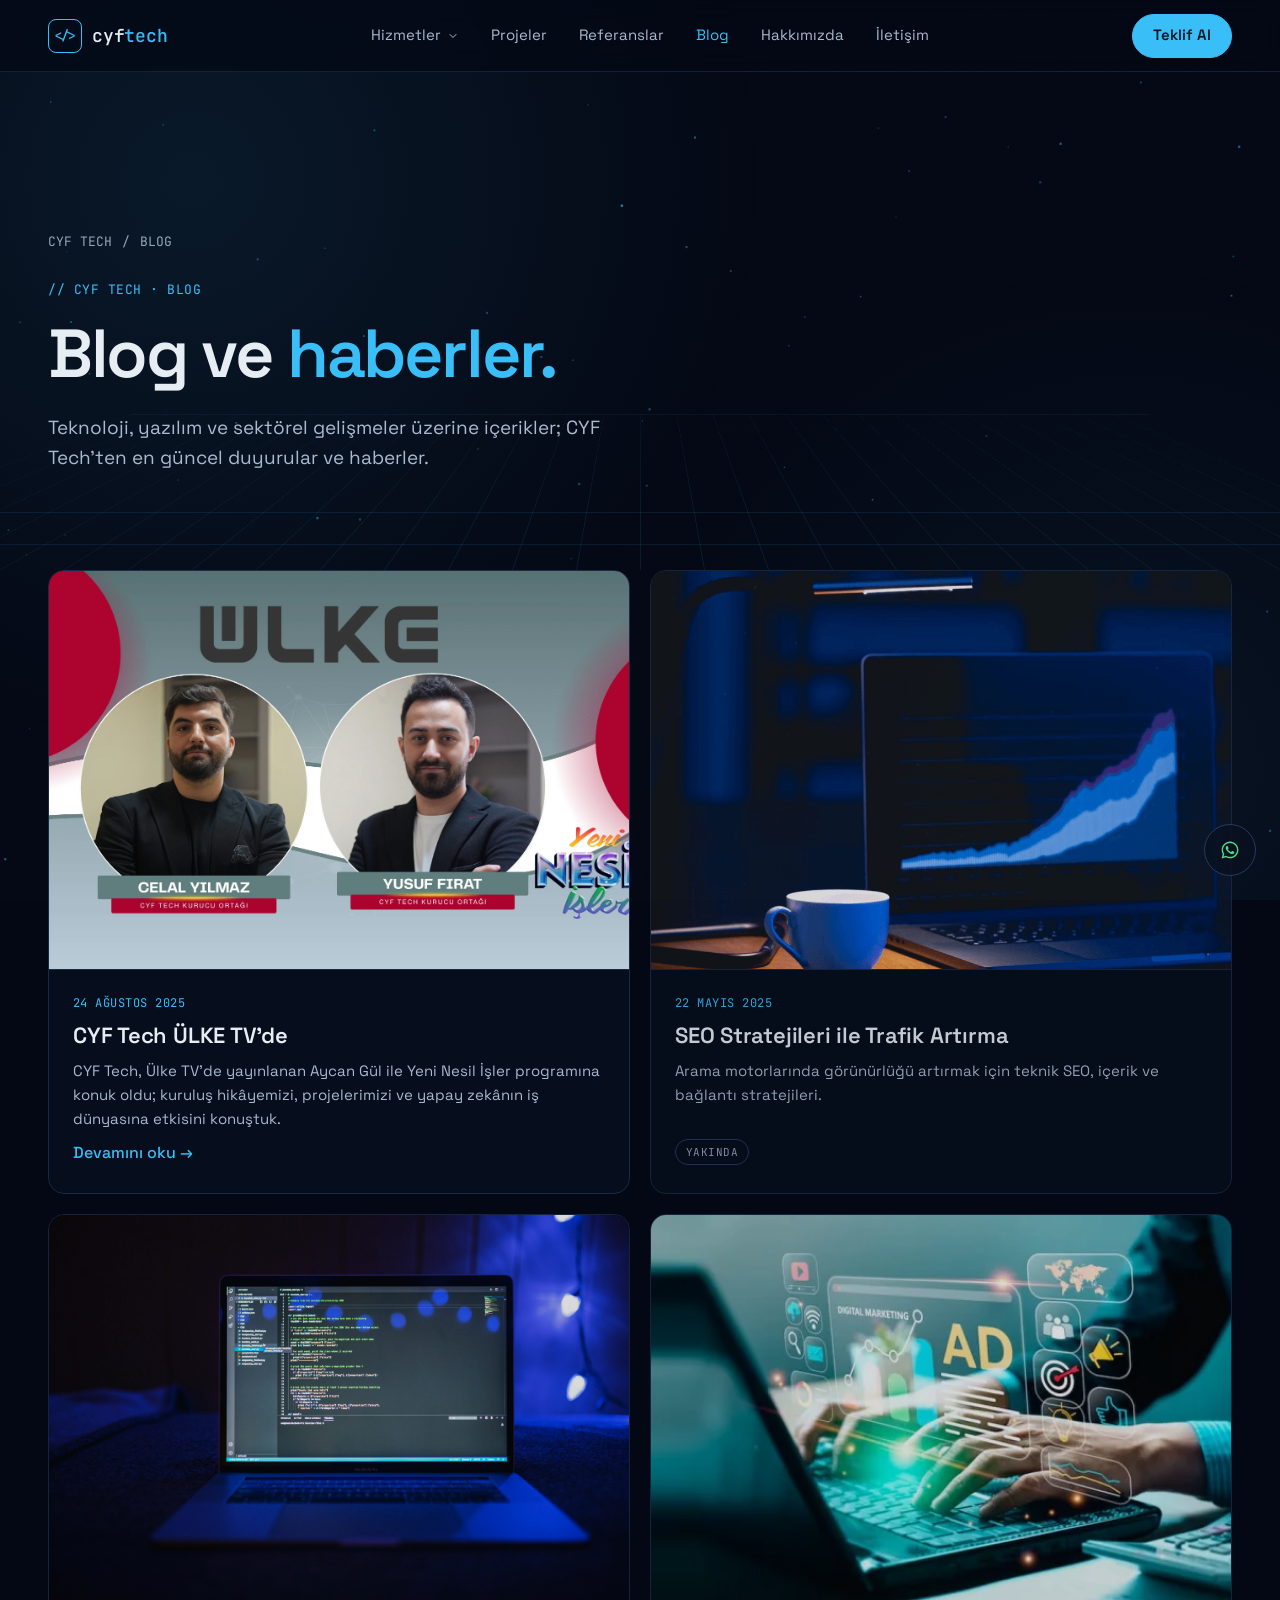
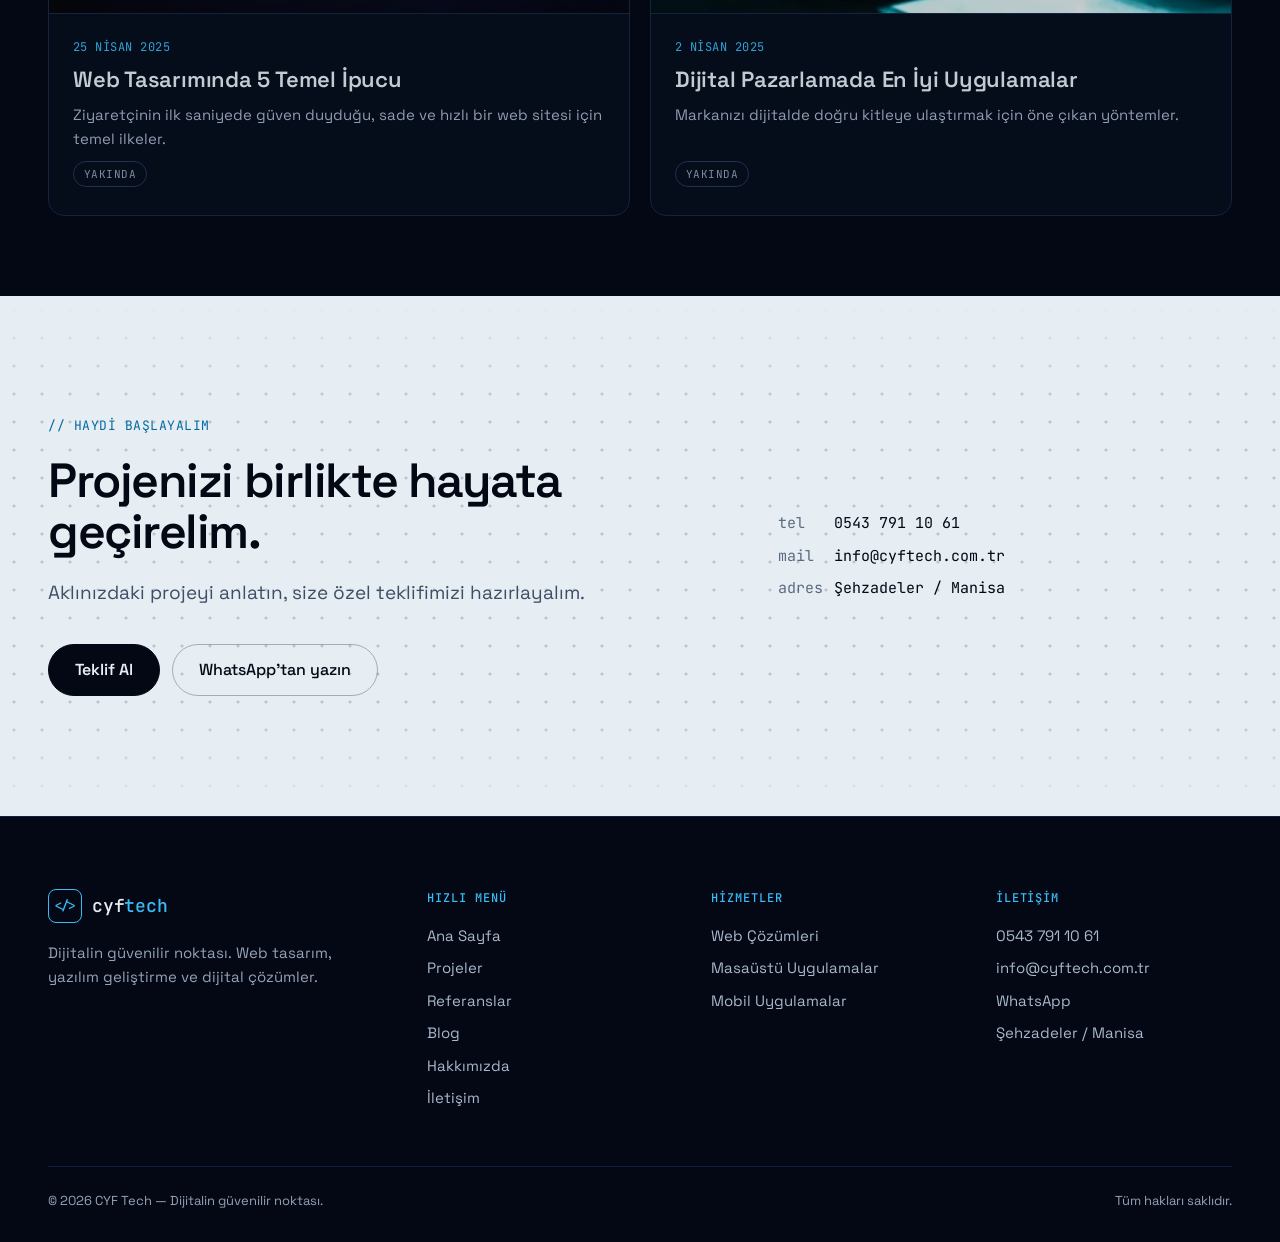
<file: blog.html>
<!DOCTYPE html>
<html lang="tr">
<head>
<meta charset="UTF-8">
<meta name="viewport" content="width=device-width, initial-scale=1.0">
<title>Blog — CYF Tech</title>
<meta name="description" content="CYF Tech blog: web tasarım, yazılım, SEO ve dijital pazarlama üzerine içerikler; şirket haberleri ve duyurular.">
<meta name="theme-color" content="#040814">
<meta property="og:title" content="Blog — CYF Tech">
<meta property="og:description" content="CYF Tech blog: web tasarım, yazılım, SEO ve dijital pazarlama üzerine içerikler; şirket haberleri ve duyurular.">
<meta property="og:type" content="website">
<link rel="icon" type="image/png" href="assets/img/logo/ico.png">
<link rel="preconnect" href="https://fonts.googleapis.com">
<link rel="preconnect" href="https://fonts.gstatic.com" crossorigin>
<link rel="stylesheet" href="https://fonts.googleapis.com/css2?family=JetBrains+Mono:wght@400;500;700&amp;family=Space+Grotesk:wght@400;500;600;700&amp;display=swap">
<link rel="stylesheet" href="assets/css/site.css?v=20261023">
<script src="assets/js/site.js?v=20261023" defer></script>
<script src="assets/js/ambient.js?v=20261023" defer></script>
</head>
<body>
<a class="sr-only" href="#icerik">İçeriğe geç</a>
<header class="site-head">
  <a class="logo" href="index.html" aria-label="CYF Tech ana sayfa"><span class="logo-mark">&lt;/&gt;</span><span class="logo-word">cyf<span>tech</span></span></a>
  <nav class="nav" aria-label="Ana menü">
    <div class="nav-dd">
      <button type="button" aria-haspopup="true">Hizmetler <svg width="12" height="12" viewBox="0 0 24 24" fill="none" stroke="currentColor" stroke-width="2" stroke-linecap="round" stroke-linejoin="round" aria-hidden="true"><path d="M6 9l6 6 6-6"/></svg></button>
      <div class="dd-menu"><a href="web-cozumleri.html"><span class="num">01</span><span><b>Web Çözümleri</b><small>Web tasarım, yazılım, e-ticaret ve SEO — tek çatı altında.</small></span></a><a href="masaustu-uygulamalar.html"><span class="num">02</span><span><b>Masaüstü Uygulamalar</b><small>İşinize özel, çevrimdışı da çalışan masaüstü yazılımlar.</small></span></a><a href="mobil-uygulamalar.html"><span class="num">03</span><span><b>Mobil Uygulamalar</b><small>iOS ve Android için hızlı, kullanıcı dostu uygulamalar.</small></span></a></div>
    </div>
    <a href="projelerimiz.html">Projeler</a>
    <a href="referanslar.html">Referanslar</a>
    <a href="blog.html" aria-current="page">Blog</a>
    <a href="hakkimizda.html">Hakkımızda</a>
    <a href="iletisim.html">İletişim</a>
  </nav>
  <div class="head-actions">
    <a class="btn btn-primary btn-sm" href="iletisim.html">Teklif Al</a>
    <button class="menu-btn" type="button" aria-label="Menüyü aç" aria-expanded="false" aria-controls="mnav"><svg width="20" height="20" viewBox="0 0 24 24" fill="none" stroke="currentColor" stroke-width="1.8" stroke-linecap="round" aria-hidden="true"><path d="M4 7h16M4 12h16M4 17h16"/></svg></button>
  </div>
  
</header>
<nav class="mnav" id="mnav" aria-label="Mobil menü">
  <a href="index.html">Ana Sayfa</a>
  <div class="mnav-label">HİZMETLER</div>
  <a href="web-cozumleri.html">Web Çözümleri</a><a href="masaustu-uygulamalar.html">Masaüstü Uygulamalar</a><a href="mobil-uygulamalar.html">Mobil Uygulamalar</a>
  <div class="mnav-label">KURUMSAL</div>
  <a href="projelerimiz.html">Projeler</a>
  <a href="referanslar.html">Referanslar</a>
  <a href="blog.html" aria-current="page">Blog</a>
  <a href="hakkimizda.html">Hakkımızda</a>
  <a href="iletisim.html">İletişim</a>
  <a class="btn btn-primary" href="iletisim.html">Teklif Al</a>
</nav>
<main id="icerik">
<section class="page-hero">
  <div class="floor" aria-hidden="true"><div><div></div></div></div>
  <div class="wrap">
      <div class="crumbs"><a href="index.html">CYF TECH</a><span>/</span><span>BLOG</span></div>
      <div class="eyebrow">// CYF TECH · BLOG</div>
      <h1 class="h1">Blog ve <span class="accent">haberler.</span></h1>
      <p class="lead" style="margin-top:24px">Teknoloji, yazılım ve sektörel gelişmeler üzerine içerikler; CYF Tech’ten en güncel duyurular ve haberler.</p>
  </div>
</section>

<section class="section-tight" style="padding-top:0">
  <div class="wrap">
    <div class="cards c2">
      <a class="pcard reveal" href="blog-inside.html"><div class="pcard-img"><img src="assets/img/blog/ulketv.webp" alt="" loading="lazy"></div>
        <div class="pcard-body"><div class="pcard-meta">24 Ağustos 2025</div><h2 class="h3">CYF Tech ÜLKE TV'de</h2><p>CYF Tech, Ülke TV’de yayınlanan Aycan Gül ile Yeni Nesil İşler programına konuk oldu; kuruluş hikâyemizi, projelerimizi ve yapay zekânın iş dünyasına etkisini konuştuk.</p><span class="more" style="color:var(--accent);font-weight:500;margin-top:auto">Devamını oku →</span></div></a><div class="pcard reveal" style="opacity:.85"><div class="pcard-img"><img src="assets/img/blog/03.png" alt="" loading="lazy"></div>
        <div class="pcard-body"><div class="pcard-meta">22 Mayıs 2025</div><h2 class="h3">SEO Stratejileri ile Trafik Artırma</h2><p>Arama motorlarında görünürlüğü artırmak için teknik SEO, içerik ve bağlantı stratejileri.</p><span class="badge" style="align-self:flex-start;margin-top:auto">YAKINDA</span></div></div><div class="pcard reveal" style="opacity:.85"><div class="pcard-img"><img src="assets/img/blog/01.jpeg" alt="" loading="lazy"></div>
        <div class="pcard-body"><div class="pcard-meta">25 Nisan 2025</div><h2 class="h3">Web Tasarımında 5 Temel İpucu</h2><p>Ziyaretçinin ilk saniyede güven duyduğu, sade ve hızlı bir web sitesi için temel ilkeler.</p><span class="badge" style="align-self:flex-start;margin-top:auto">YAKINDA</span></div></div><div class="pcard reveal" style="opacity:.85"><div class="pcard-img"><img src="assets/img/blog/02.webp" alt="" loading="lazy"></div>
        <div class="pcard-body"><div class="pcard-meta">2 Nisan 2025</div><h2 class="h3">Dijital Pazarlamada En İyi Uygulamalar</h2><p>Markanızı dijitalde doğru kitleye ulaştırmak için öne çıkan yöntemler.</p><span class="badge" style="align-self:flex-start;margin-top:auto">YAKINDA</span></div></div>
    </div>
  </div>
</section>

<section class="band-light">
  <div class="bg-layer" aria-hidden="true"></div>
  <div class="wrap">
    <div class="cta reveal">
      <div style="position:relative">
        <div class="eyebrow">// HAYDİ BAŞLAYALIM</div>
        <h2 class="h2">Projenizi birlikte hayata geçirelim.</h2>
        <p class="lead" style="margin-top:20px">Aklınızdaki projeyi anlatın, size özel teklifimizi hazırlayalım.</p>
        <div class="btn-row"><a class="btn btn-primary" href="iletisim.html">Teklif Al</a><a class="btn" href="https://wa.me/905437911061" target="_blank" rel="noopener">WhatsApp'tan yazın</a></div>
      </div>
      <div class="contact-lines" style="position:relative">
        <a href="tel:+905437911061"><span class="k">tel</span>0543 791 10 61</a>
        <a href="mailto:info@cyftech.com.tr"><span class="k">mail</span>info@cyftech.com.tr</a>
        <a href="https://maps.app.goo.gl/161gqpBeCkMonnv89" target="_blank" rel="noopener"><span class="k">adres</span>Şehzadeler / Manisa</a>
      </div>
    </div>
  </div>
</section>
</main>
<footer class="site-foot">
  <div class="wrap">
    <div class="foot-grid">
      <div>
        <a class="logo" href="index.html" aria-label="CYF Tech ana sayfa"><span class="logo-mark">&lt;/&gt;</span><span class="logo-word">cyf<span>tech</span></span></a>
        <p>Dijitalin güvenilir noktası. Web tasarım, yazılım geliştirme ve dijital çözümler.</p>
      </div>
      <div>
        <h2>HIZLI MENÜ</h2>
        <ul><li><a href="index.html">Ana Sayfa</a></li><li><a href="projelerimiz.html">Projeler</a></li><li><a href="referanslar.html">Referanslar</a></li><li><a href="blog.html">Blog</a></li><li><a href="hakkimizda.html">Hakkımızda</a></li><li><a href="iletisim.html">İletişim</a></li></ul>
      </div>
      <div>
        <h2>HİZMETLER</h2>
        <ul><li><a href="web-cozumleri.html">Web Çözümleri</a></li><li><a href="masaustu-uygulamalar.html">Masaüstü Uygulamalar</a></li><li><a href="mobil-uygulamalar.html">Mobil Uygulamalar</a></li></ul>
      </div>
      <div>
        <h2>İLETİŞİM</h2>
        <ul><li><a href="tel:+905437911061">0543 791 10 61</a></li><li><a href="mailto:info@cyftech.com.tr">info@cyftech.com.tr</a></li><li><a href="https://wa.me/905437911061" target="_blank" rel="noopener">WhatsApp</a></li><li><a href="https://maps.app.goo.gl/161gqpBeCkMonnv89" target="_blank" rel="noopener">Şehzadeler / Manisa</a></li></ul>
      </div>
    </div>
    <div class="foot-bottom">
      <span>© 2026 CYF Tech — Dijitalin güvenilir noktası.</span>
      <span>Tüm hakları saklıdır.</span>
    </div>
  </div>
</footer>
<a class="wa-fab" href="https://wa.me/905437911061" target="_blank" rel="noopener" aria-label="WhatsApp ile yazın"><svg width="24" height="24" viewBox="0 0 640 640" fill="currentColor" aria-hidden="true"><path d="M476.9 161.1C435 119.1 379.2 96 319.9 96C197.5 96 97.9 195.6 97.9 318C97.9 357.1 108.1 395.3 127.5 429L96 544L213.7 513.1C246.1 530.8 282.6 540.1 319.8 540.1L319.9 540.1C442.2 540.1 544 440.5 544 318.1C544 258.8 518.8 203.1 476.9 161.1zM319.9 502.7C286.7 502.7 254.2 493.8 225.9 477L219.2 473L149.4 491.3L168 423.2L163.6 416.2C145.1 386.8 135.4 352.9 135.4 318C135.4 216.3 218.2 133.5 320 133.5C369.3 133.5 415.6 152.7 450.4 187.6C485.2 222.5 506.6 268.8 506.5 318.1C506.5 419.9 421.6 502.7 319.9 502.7zM421.1 364.5C415.6 361.7 388.3 348.3 383.2 346.5C378.1 344.6 374.4 343.7 370.7 349.3C367 354.9 356.4 367.3 353.1 371.1C349.9 374.8 346.6 375.3 341.1 372.5C308.5 356.2 287.1 343.4 265.6 306.5C259.9 296.7 271.3 297.4 281.9 276.2C283.7 272.5 282.8 269.3 281.4 266.5C280 263.7 268.9 236.4 264.3 225.3C259.8 214.5 255.2 216 251.8 215.8C248.6 215.6 244.9 215.6 241.2 215.6C237.5 215.6 231.5 217 226.4 222.5C221.3 228.1 207 241.5 207 268.8C207 296.1 226.9 322.5 229.6 326.2C232.4 329.9 268.7 385.9 324.4 410C359.6 425.2 373.4 426.5 391 423.9C401.7 422.3 423.8 410.5 428.4 397.5C433 384.5 433 373.4 431.6 371.1C430.3 368.6 426.6 367.2 421.1 364.5z"/></svg></a>
</body>
</html>
</file>
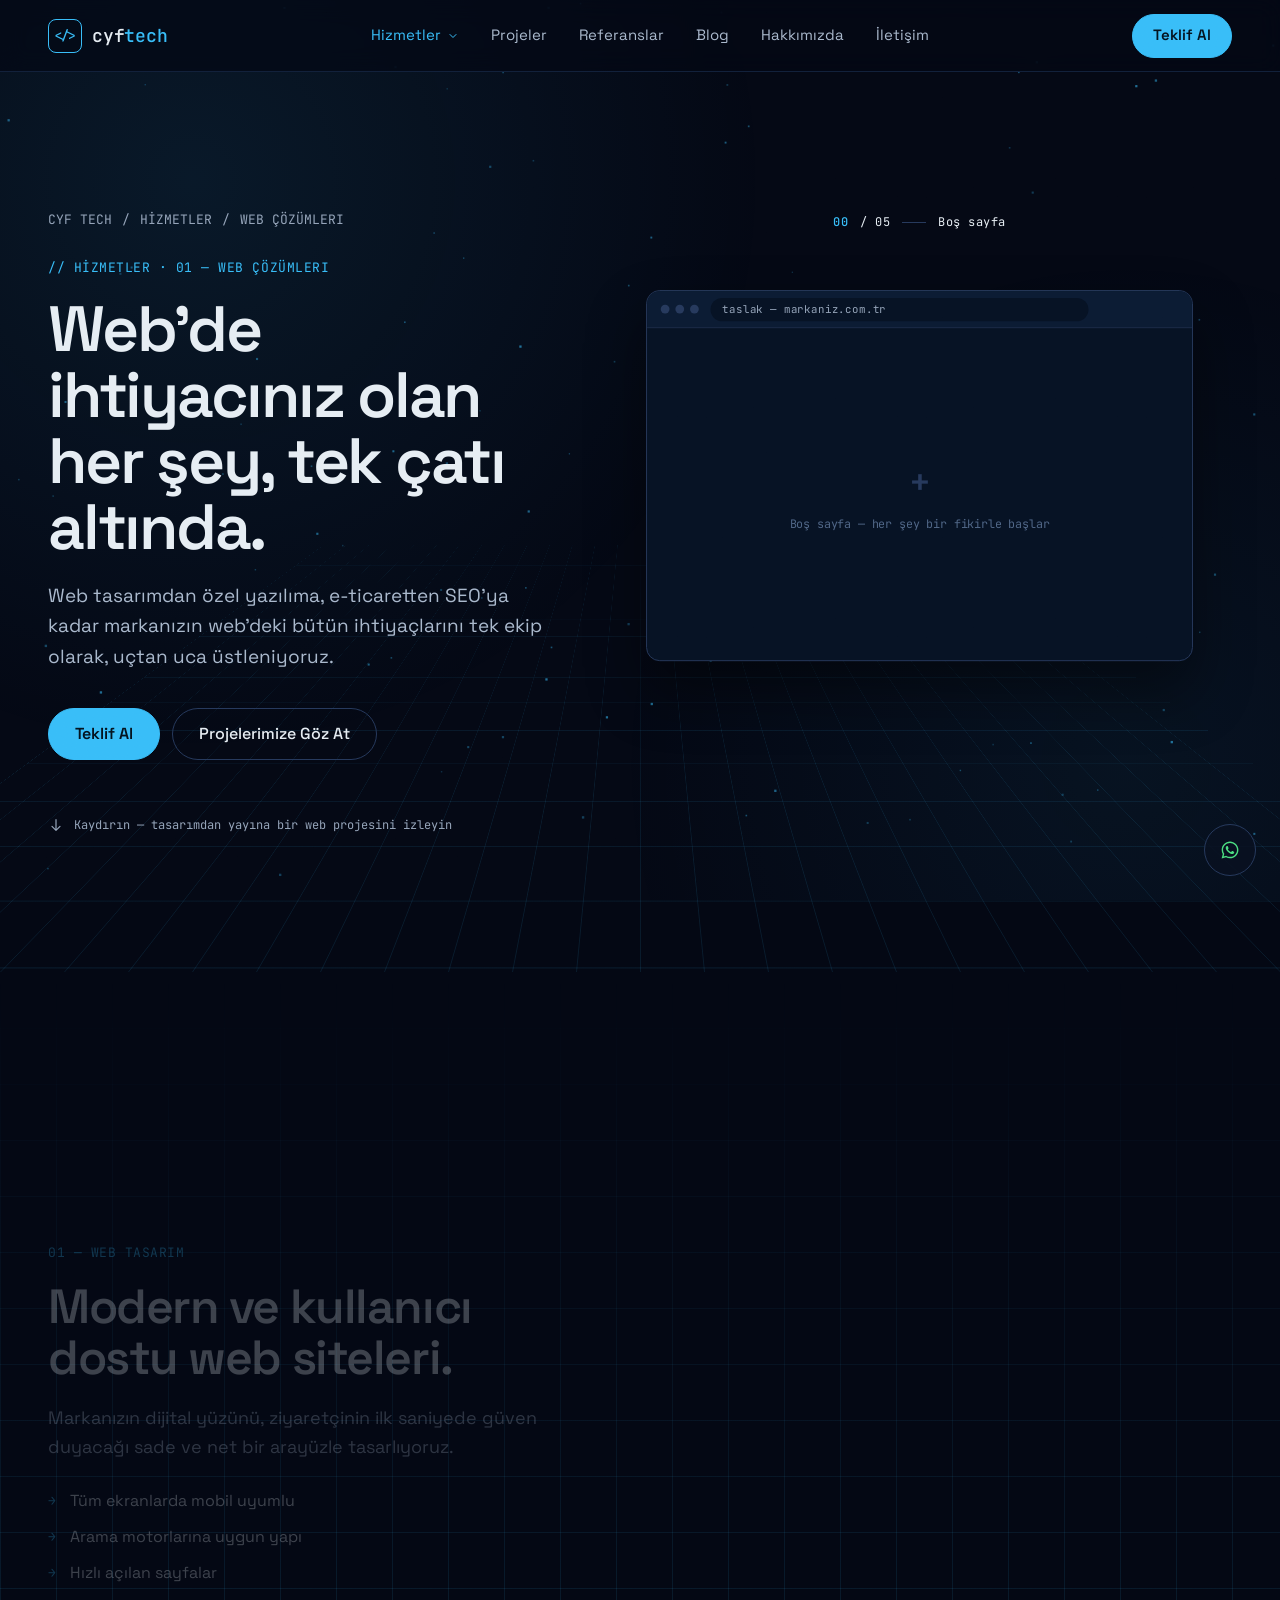
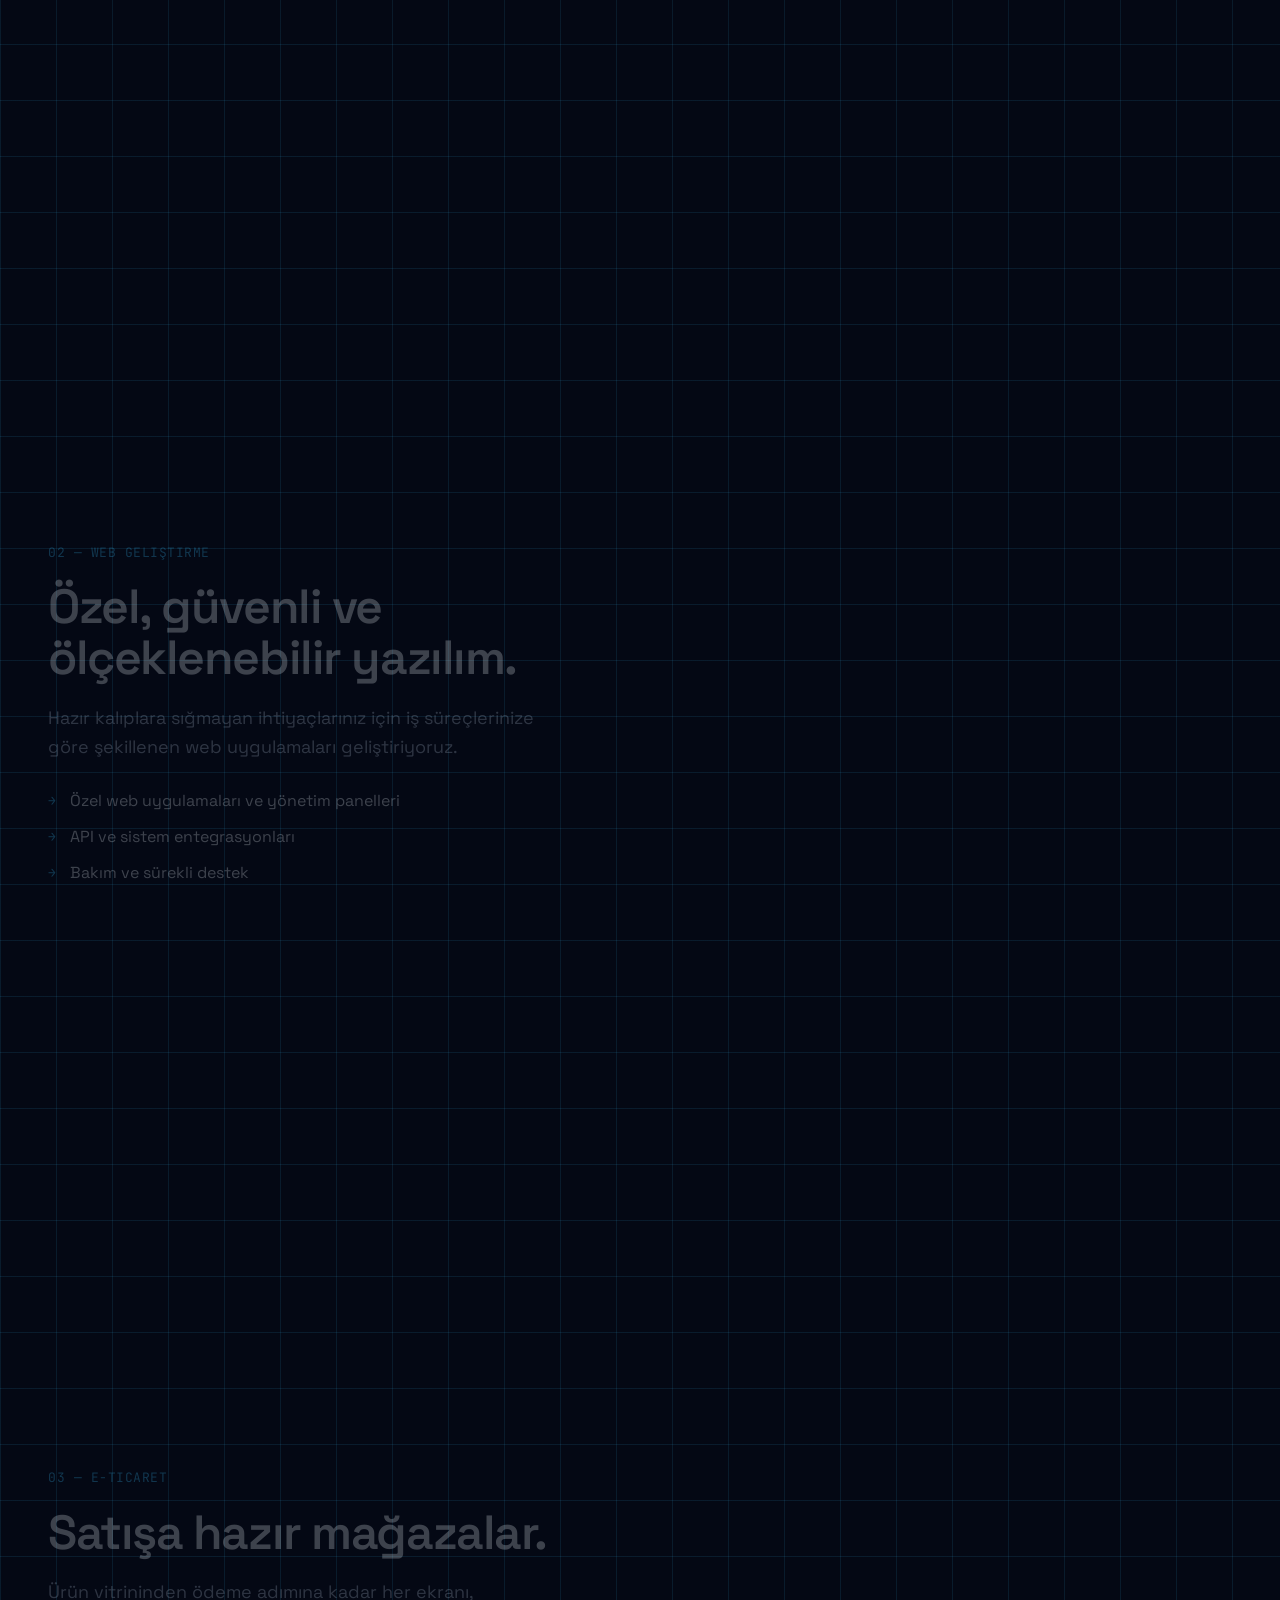
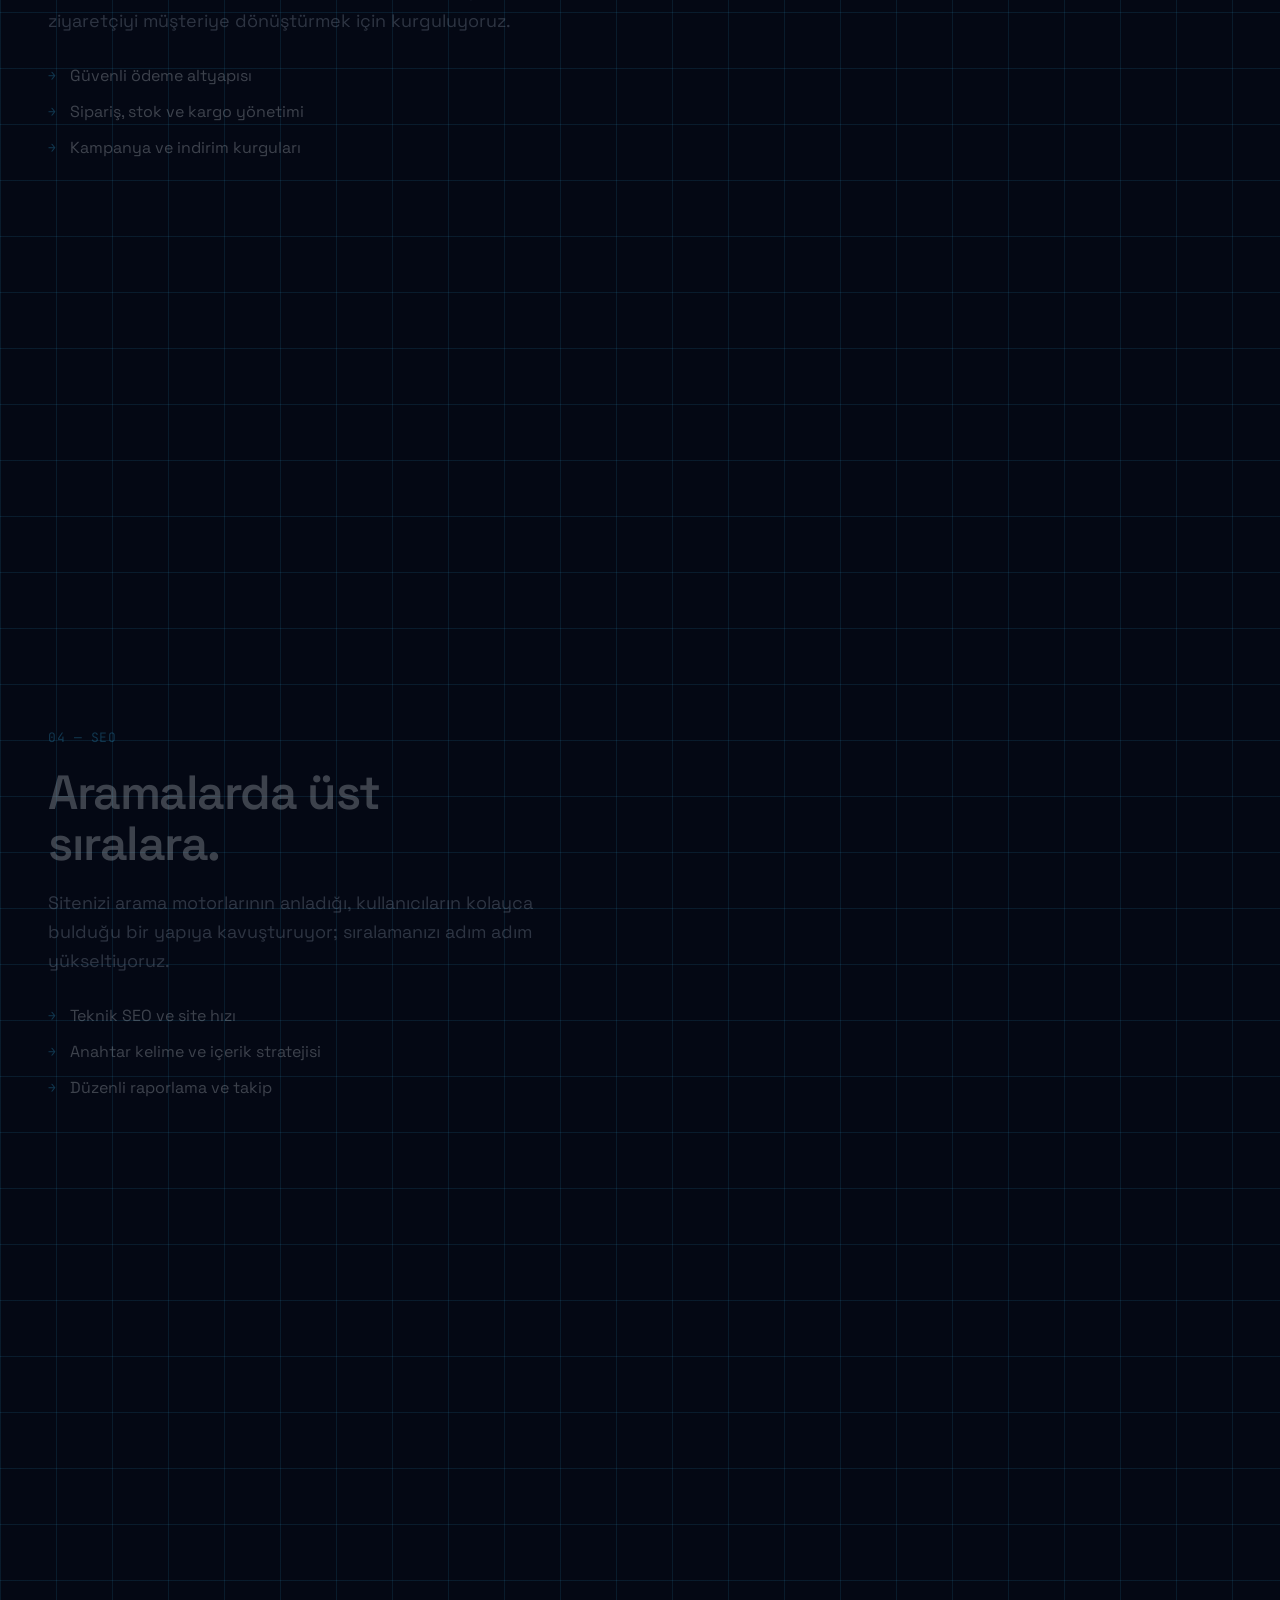
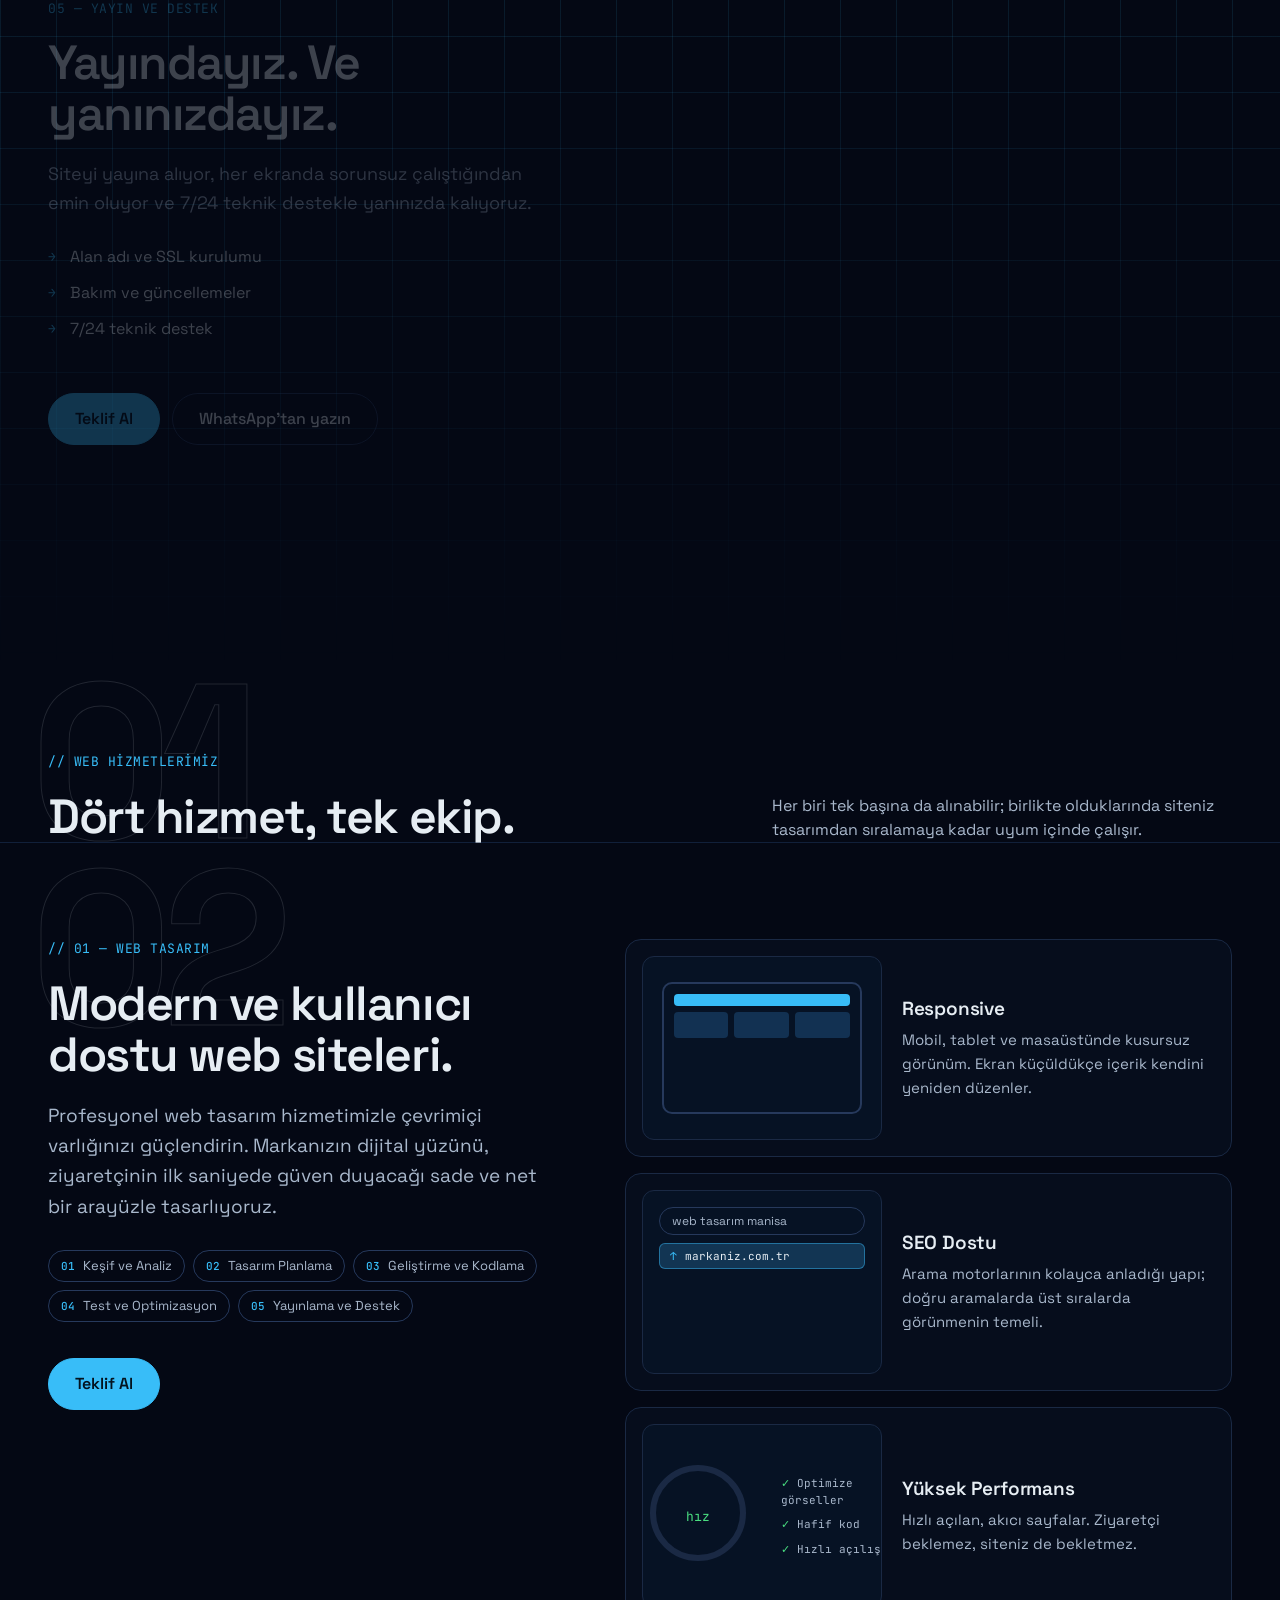
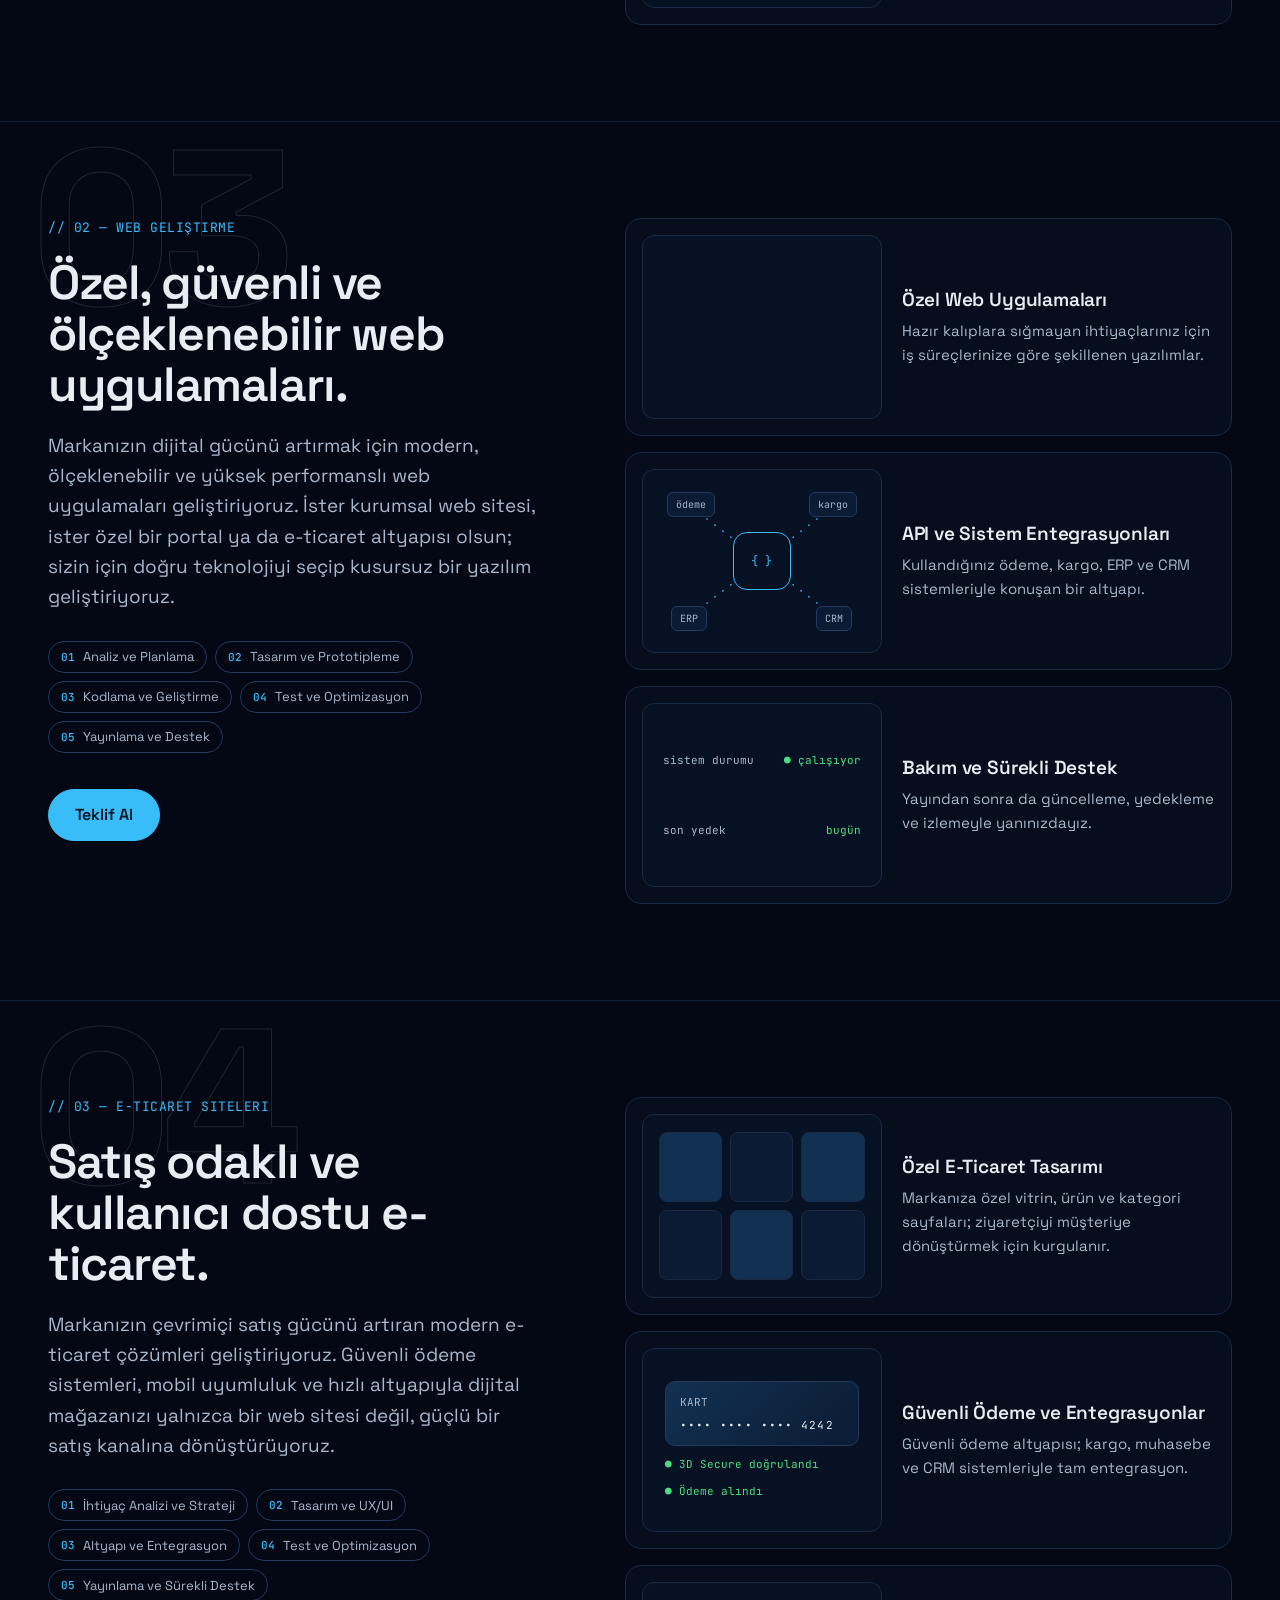
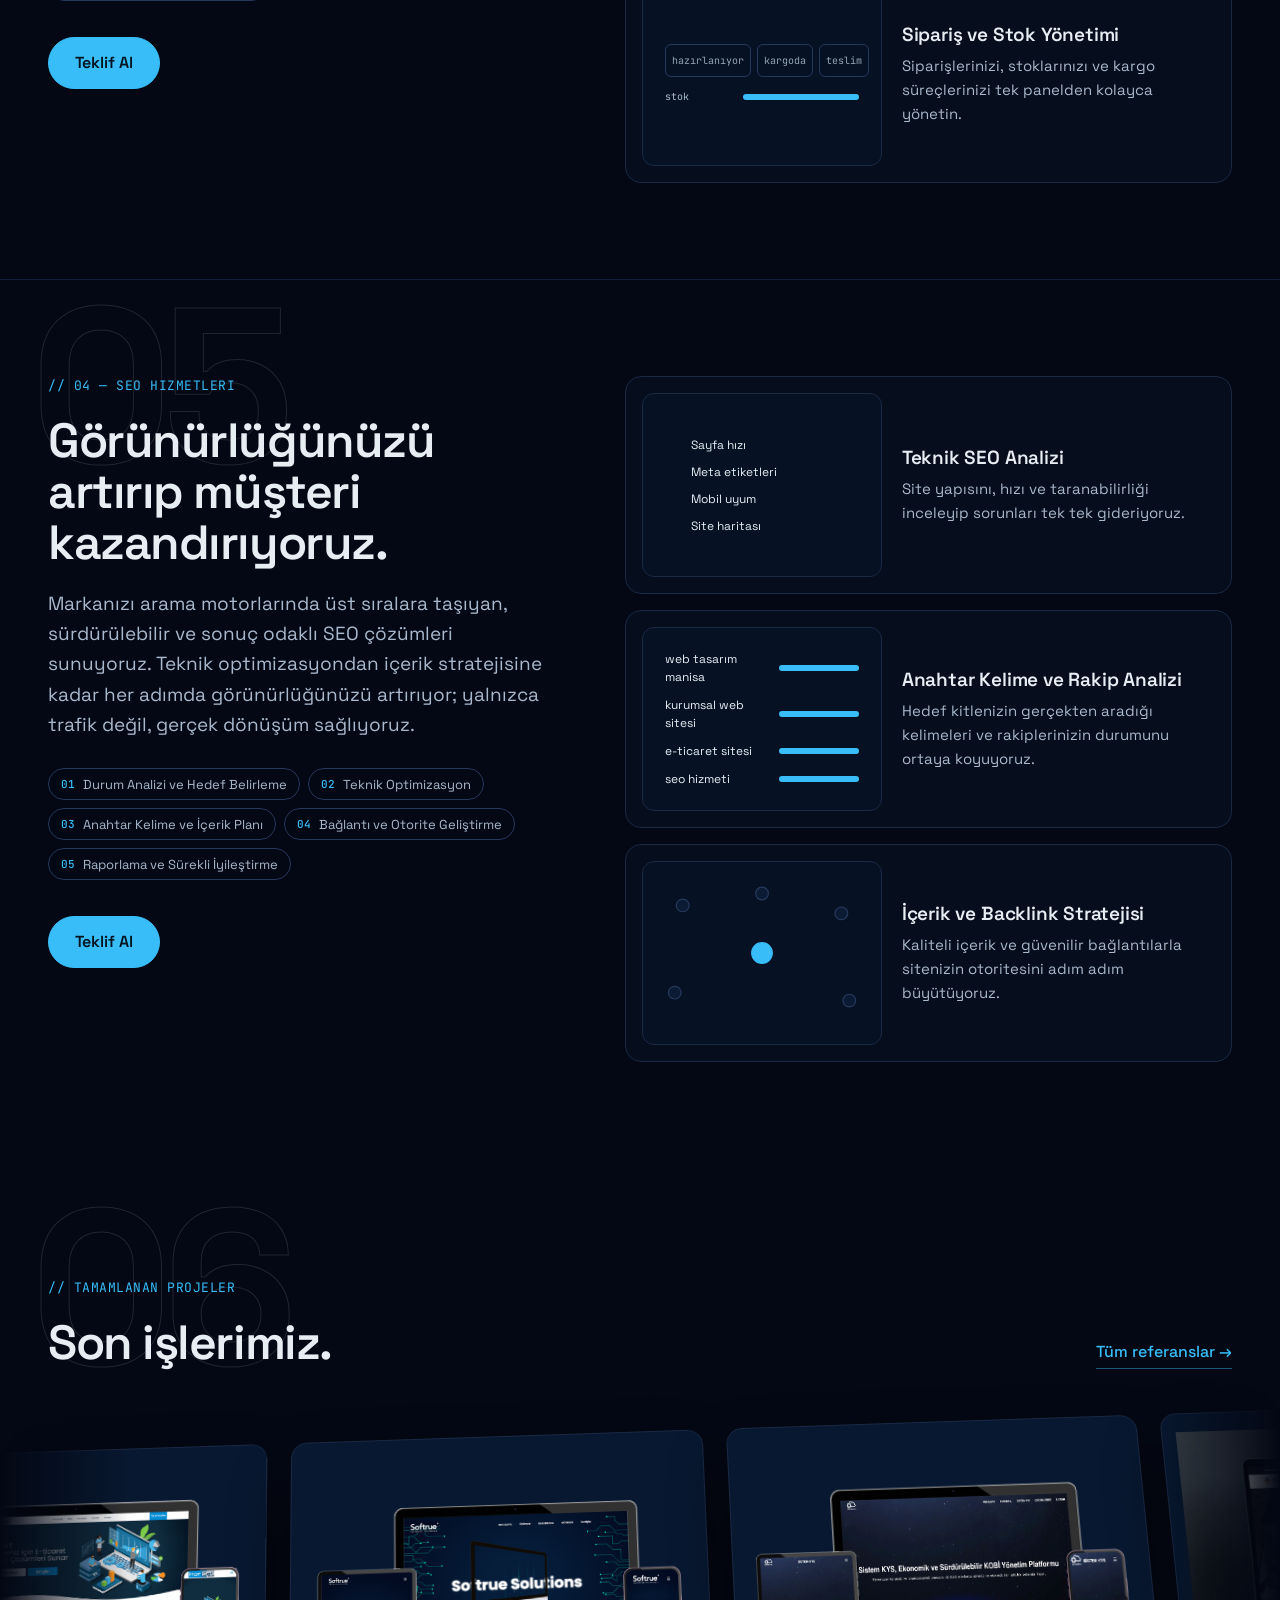
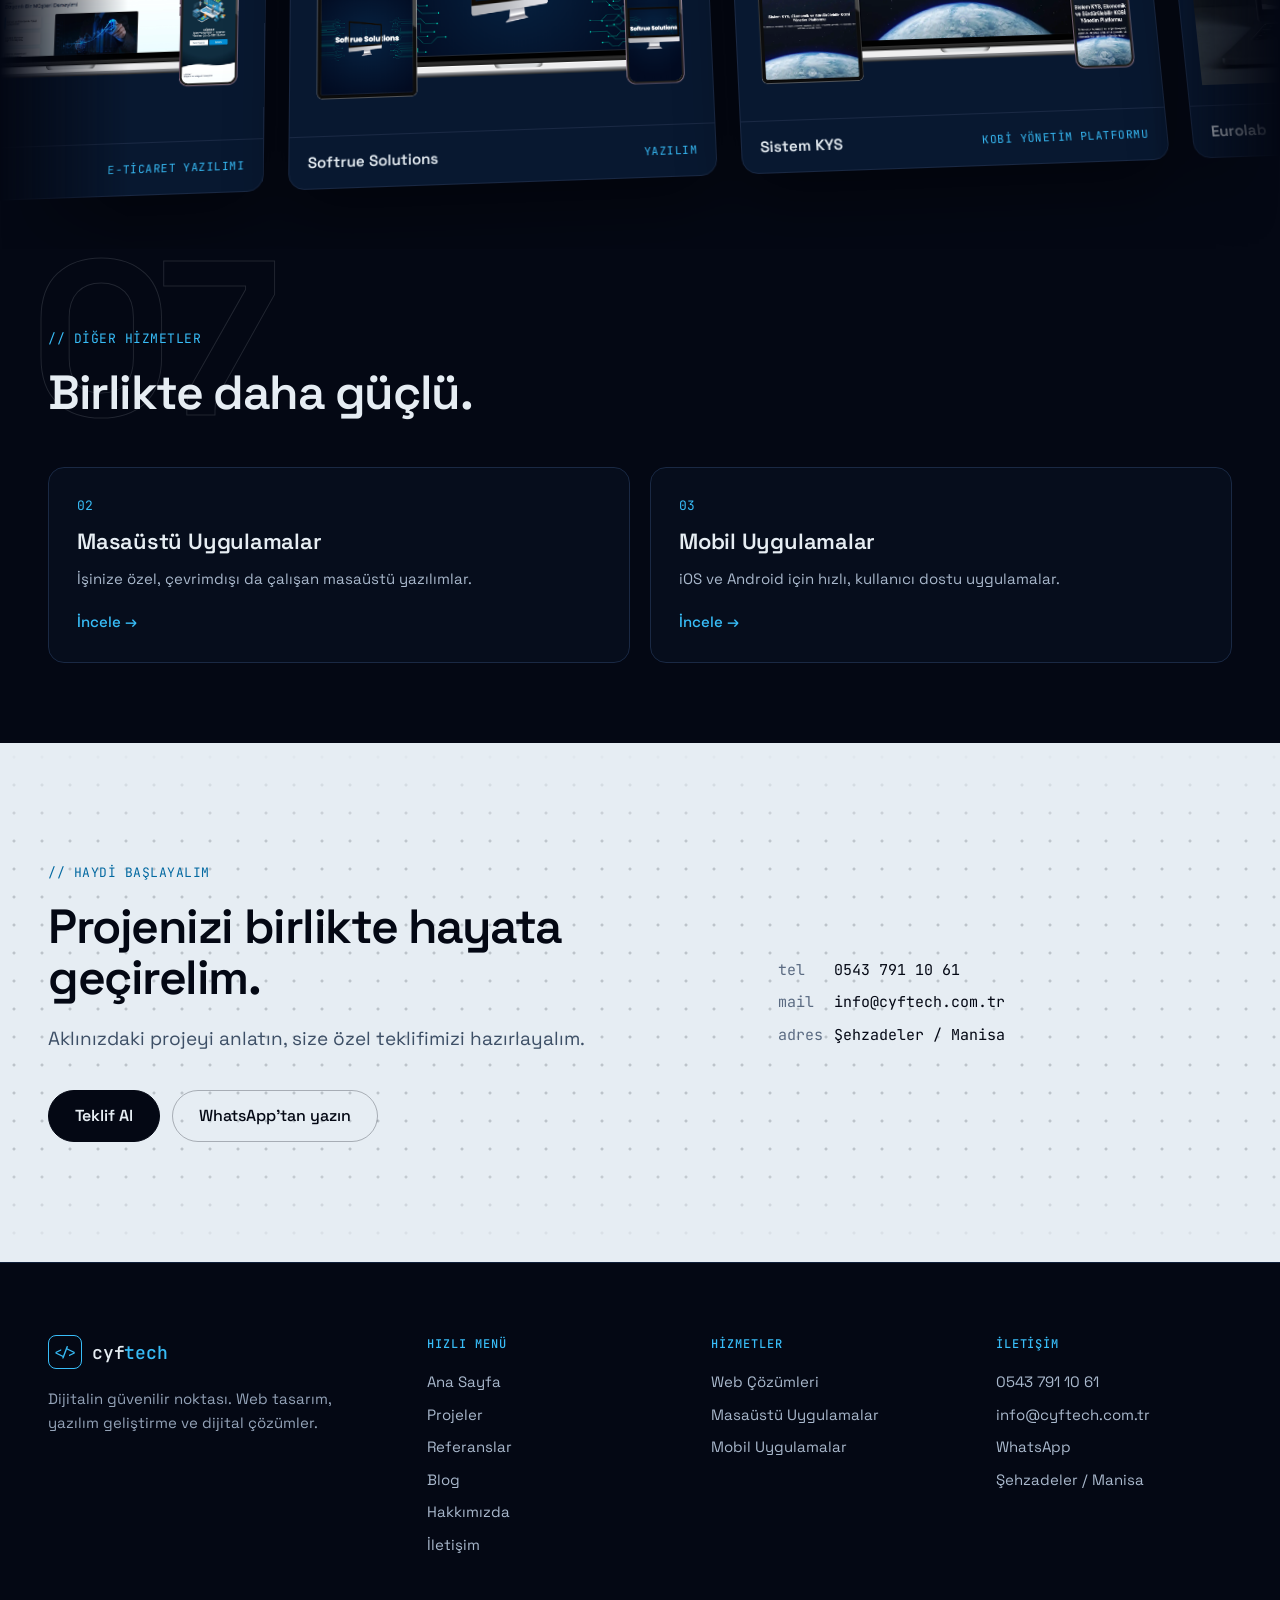
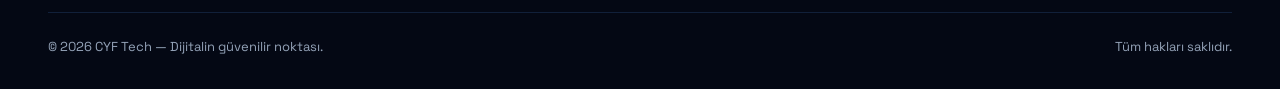
<file: e-ticaret-siteleri.html>
<!DOCTYPE html>
<html lang="tr">
<head>
<meta charset="UTF-8">
<title>E-Ticaret Siteleri — CYF Tech</title>
<meta name="robots" content="noindex">
<link rel="canonical" href="https://cyftech.com.tr/web-cozumleri.html">
<meta http-equiv="refresh" content="0; url=web-cozumleri.html#e-ticaret">
<script>location.replace('web-cozumleri.html#e-ticaret');</script>
</head>
<body style="background:#040814;color:#E6EDF3;font-family:system-ui,sans-serif">
<p>E-Ticaret Siteleri sayfası taşındı: <a href="web-cozumleri.html#e-ticaret" style="color:#38BDF8">web-cozumleri.html#e-ticaret</a></p>
</body>
</html>
</file>
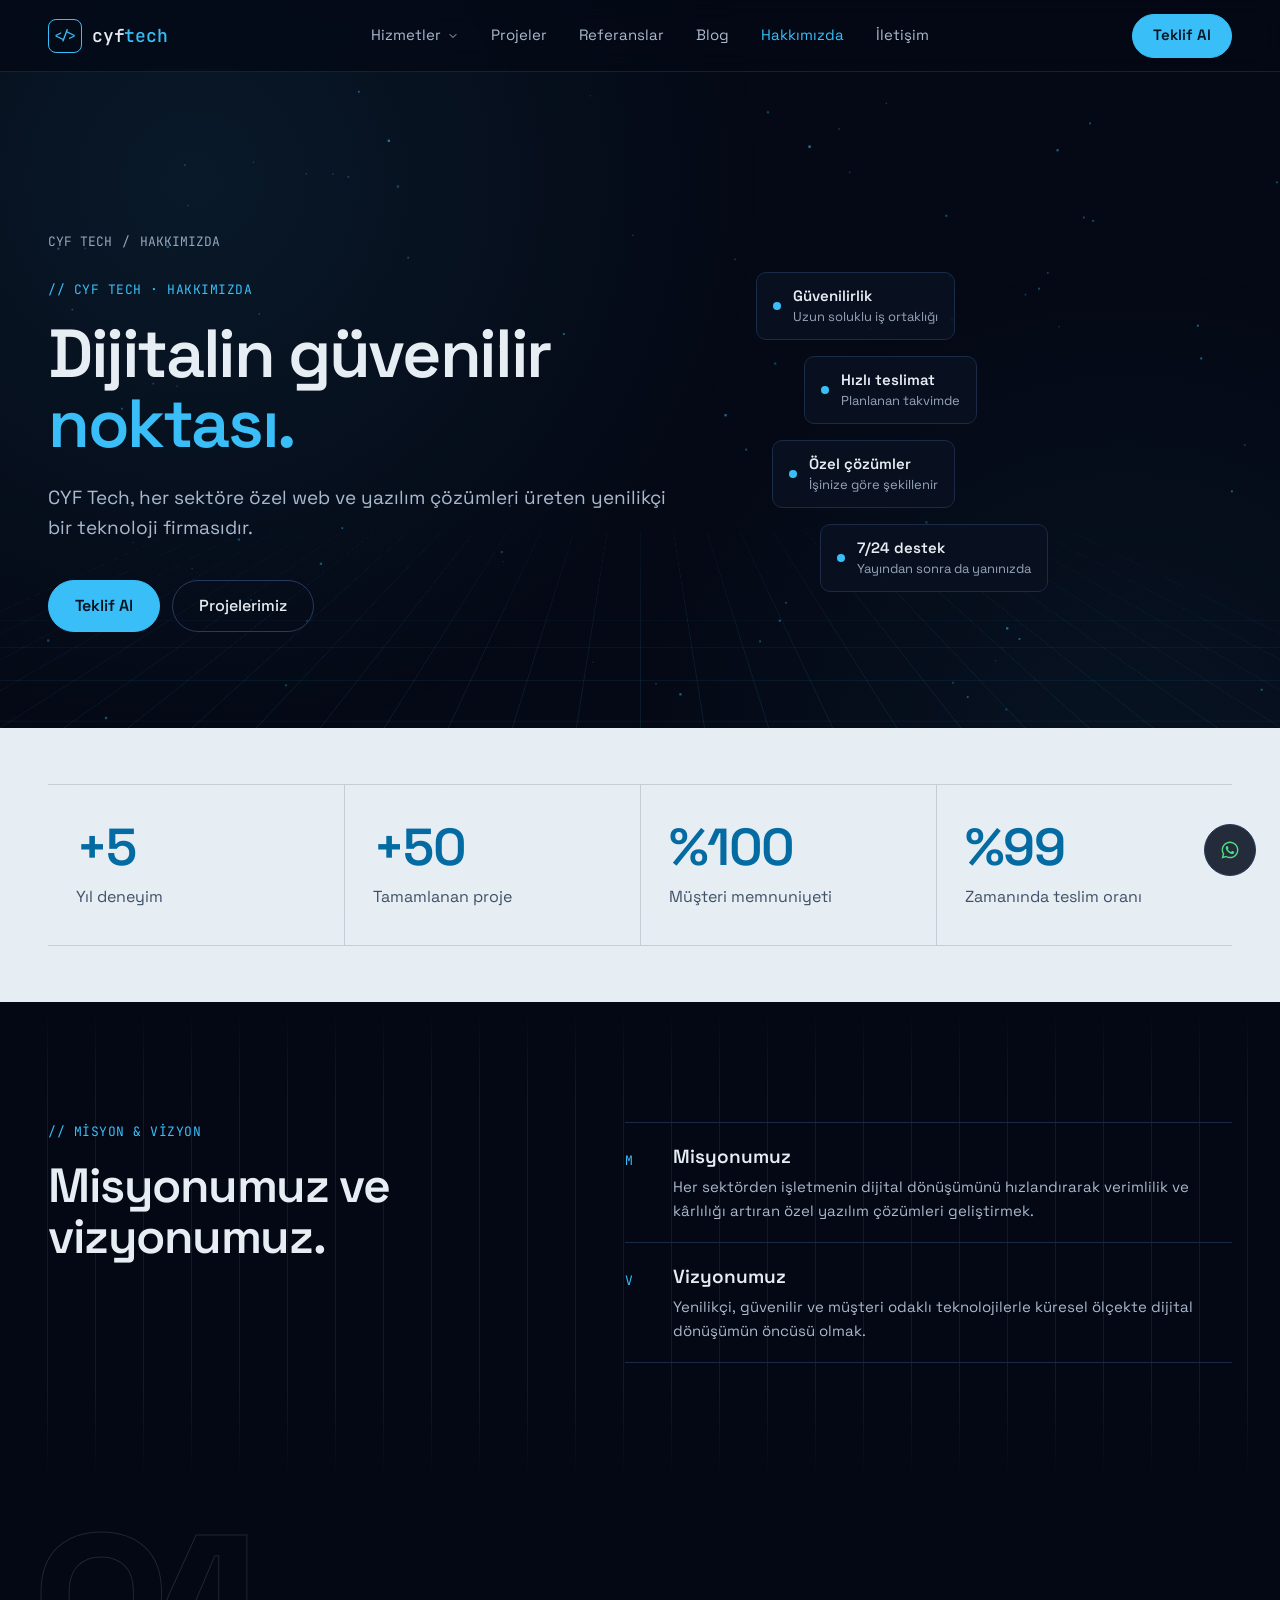
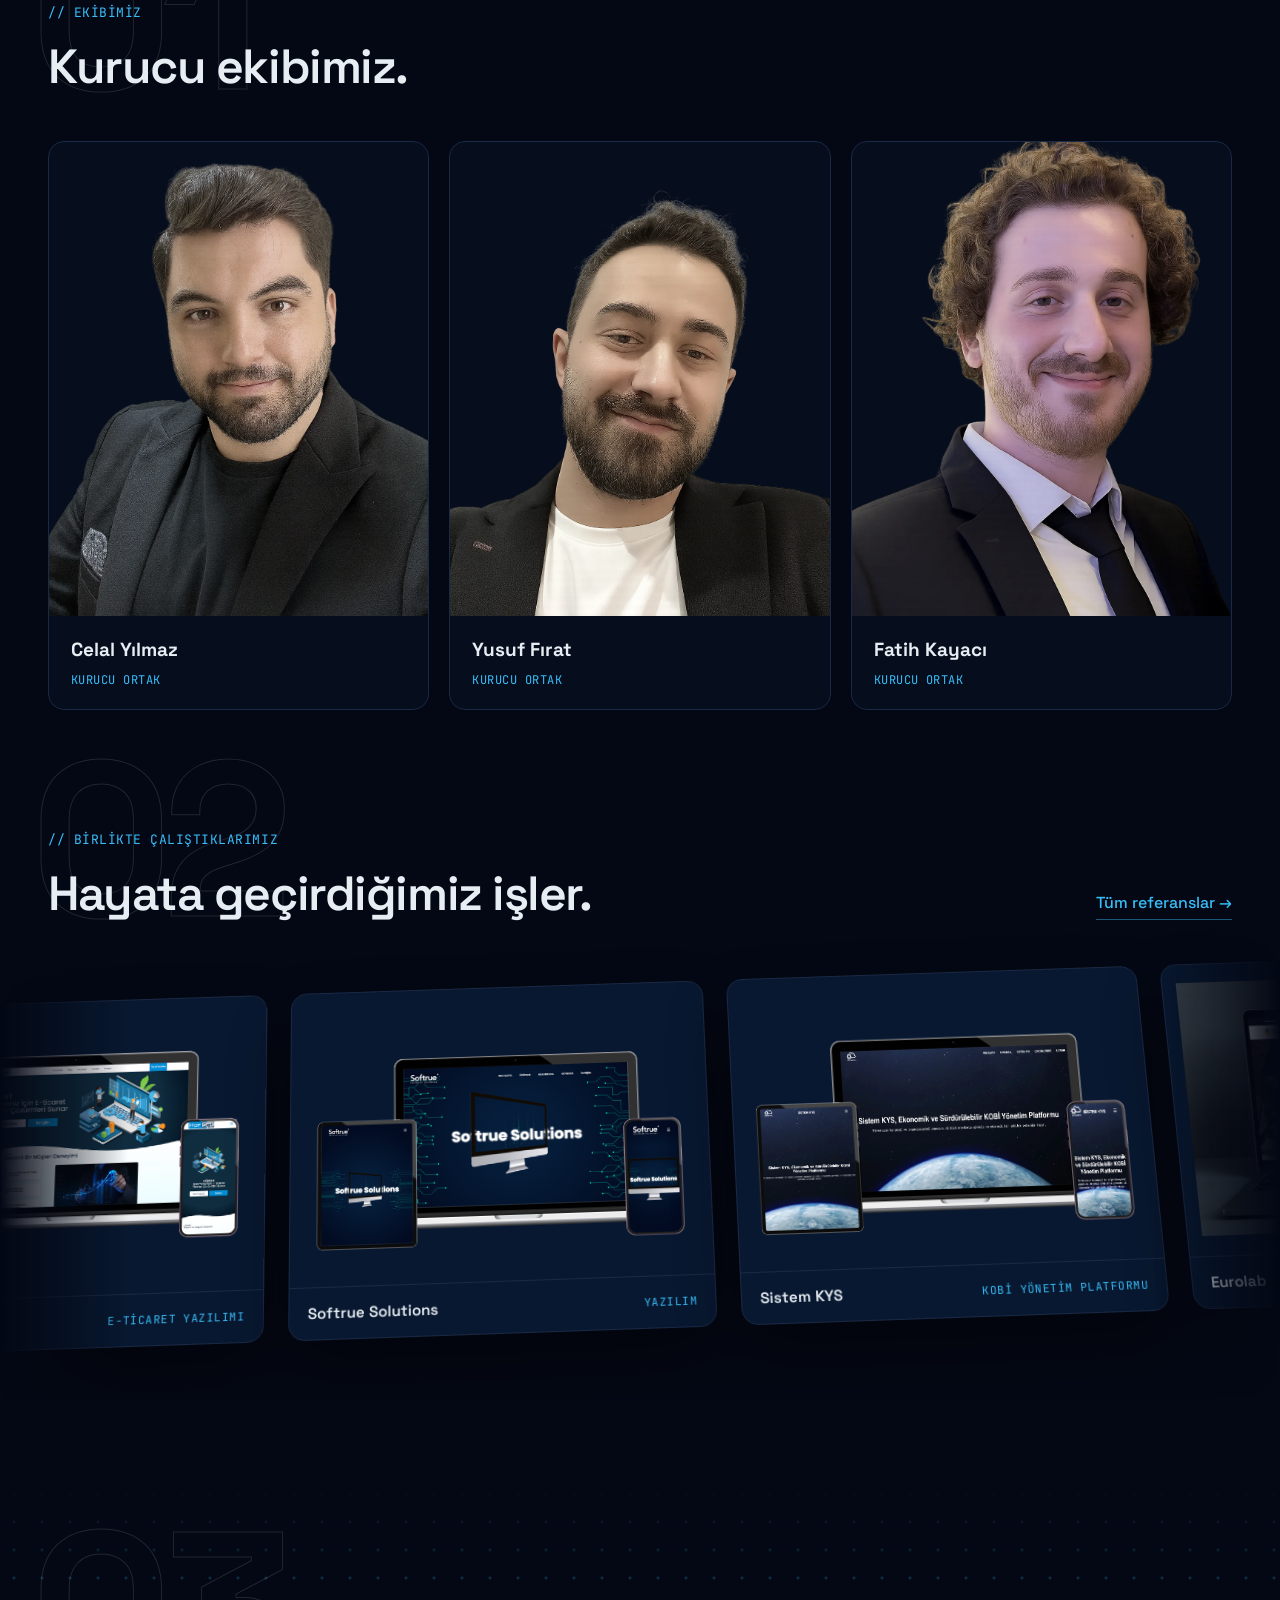
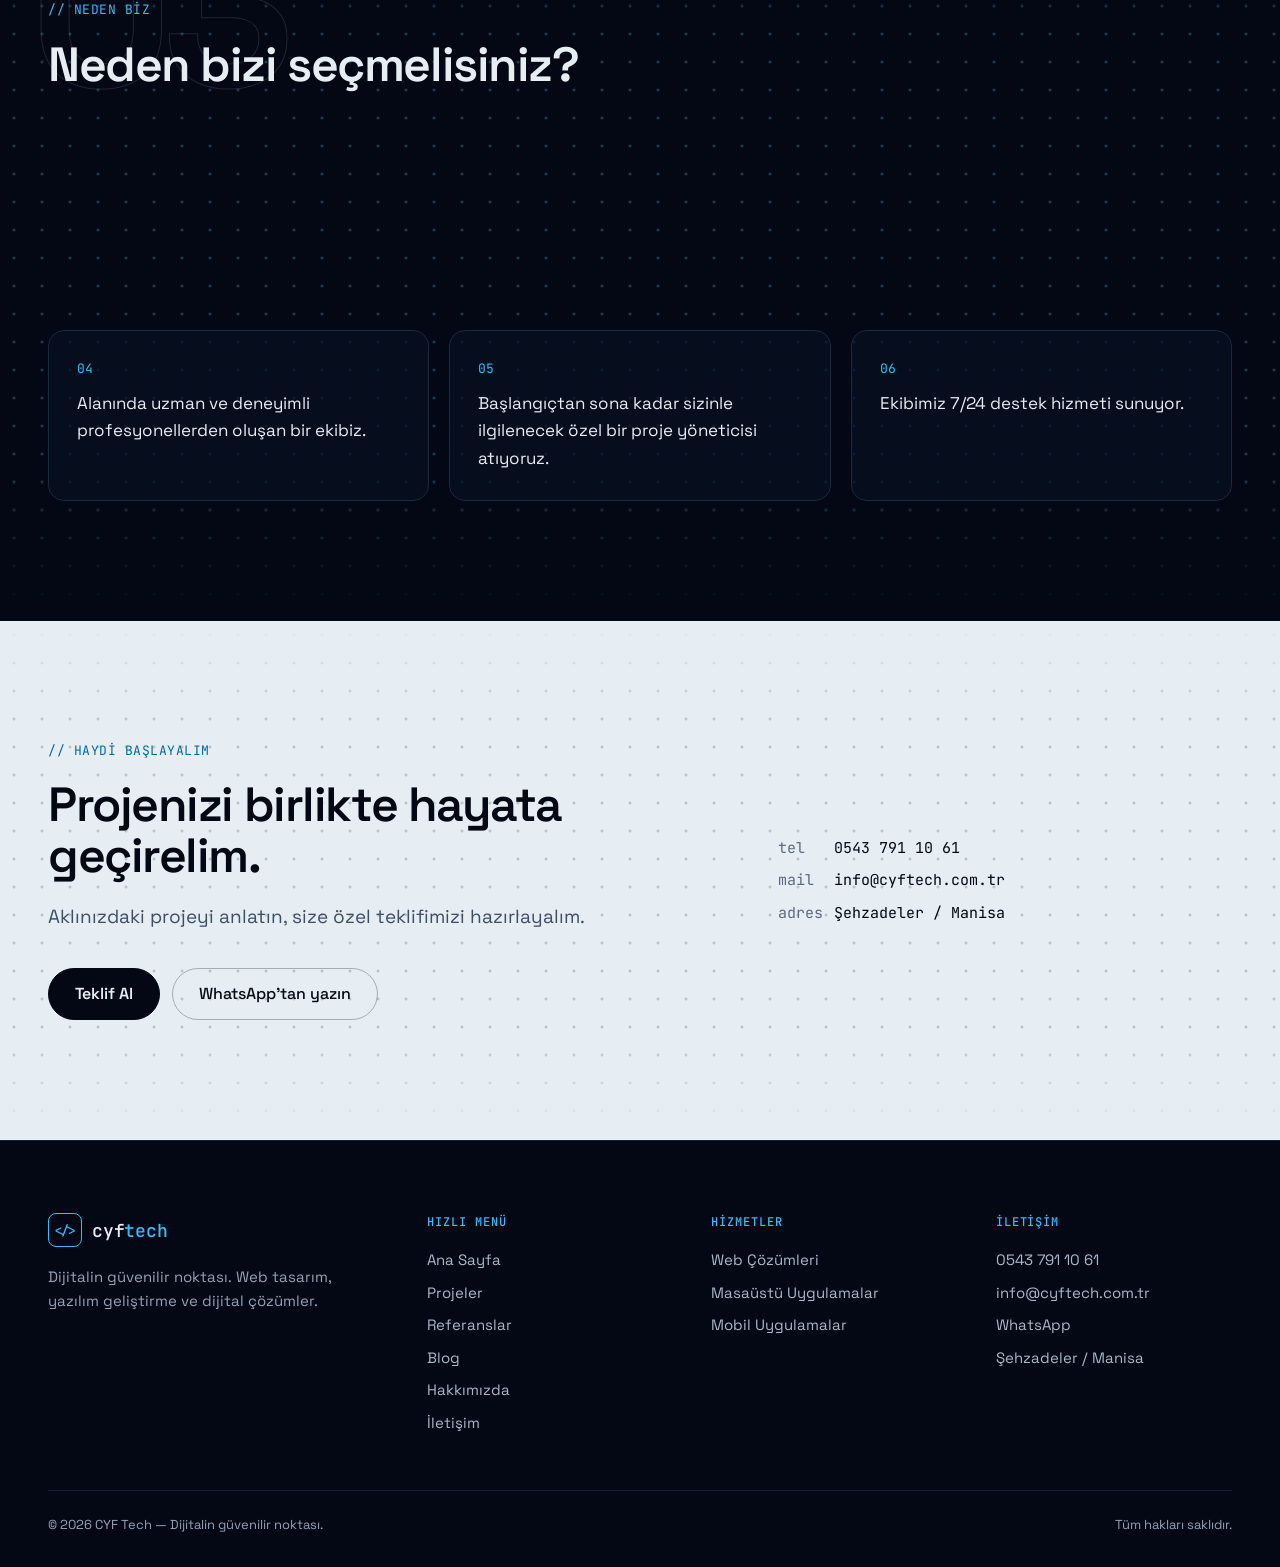
<file: hakkimizda.html>
<!DOCTYPE html>
<html lang="tr">
<head>
<meta charset="UTF-8">
<meta name="viewport" content="width=device-width, initial-scale=1.0">
<title>Hakkımızda — CYF Tech</title>
<meta name="description" content="CYF Tech, her sektöre özel web ve yazılım çözümleri üreten yenilikçi bir teknoloji firmasıdır. Ekibimiz, misyonumuz ve vizyonumuz.">
<meta name="theme-color" content="#040814">
<meta property="og:title" content="Hakkımızda — CYF Tech">
<meta property="og:description" content="CYF Tech, her sektöre özel web ve yazılım çözümleri üreten yenilikçi bir teknoloji firmasıdır. Ekibimiz, misyonumuz ve vizyonumuz.">
<meta property="og:type" content="website">
<link rel="icon" type="image/png" href="assets/img/logo/ico.png">
<link rel="preconnect" href="https://fonts.googleapis.com">
<link rel="preconnect" href="https://fonts.gstatic.com" crossorigin>
<link rel="stylesheet" href="https://fonts.googleapis.com/css2?family=JetBrains+Mono:wght@400;500;700&amp;family=Space+Grotesk:wght@400;500;600;700&amp;display=swap">
<link rel="stylesheet" href="assets/css/site.css?v=20261023">
<script src="assets/js/site.js?v=20261023" defer></script>
<script src="assets/js/ambient.js?v=20261023" defer></script>
</head>
<body>
<a class="sr-only" href="#icerik">İçeriğe geç</a>
<header class="site-head">
  <a class="logo" href="index.html" aria-label="CYF Tech ana sayfa"><span class="logo-mark">&lt;/&gt;</span><span class="logo-word">cyf<span>tech</span></span></a>
  <nav class="nav" aria-label="Ana menü">
    <div class="nav-dd">
      <button type="button" aria-haspopup="true">Hizmetler <svg width="12" height="12" viewBox="0 0 24 24" fill="none" stroke="currentColor" stroke-width="2" stroke-linecap="round" stroke-linejoin="round" aria-hidden="true"><path d="M6 9l6 6 6-6"/></svg></button>
      <div class="dd-menu"><a href="web-cozumleri.html"><span class="num">01</span><span><b>Web Çözümleri</b><small>Web tasarım, yazılım, e-ticaret ve SEO — tek çatı altında.</small></span></a><a href="masaustu-uygulamalar.html"><span class="num">02</span><span><b>Masaüstü Uygulamalar</b><small>İşinize özel, çevrimdışı da çalışan masaüstü yazılımlar.</small></span></a><a href="mobil-uygulamalar.html"><span class="num">03</span><span><b>Mobil Uygulamalar</b><small>iOS ve Android için hızlı, kullanıcı dostu uygulamalar.</small></span></a></div>
    </div>
    <a href="projelerimiz.html">Projeler</a>
    <a href="referanslar.html">Referanslar</a>
    <a href="blog.html">Blog</a>
    <a href="hakkimizda.html" aria-current="page">Hakkımızda</a>
    <a href="iletisim.html">İletişim</a>
  </nav>
  <div class="head-actions">
    <a class="btn btn-primary btn-sm" href="iletisim.html">Teklif Al</a>
    <button class="menu-btn" type="button" aria-label="Menüyü aç" aria-expanded="false" aria-controls="mnav"><svg width="20" height="20" viewBox="0 0 24 24" fill="none" stroke="currentColor" stroke-width="1.8" stroke-linecap="round" aria-hidden="true"><path d="M4 7h16M4 12h16M4 17h16"/></svg></button>
  </div>
  
</header>
<nav class="mnav" id="mnav" aria-label="Mobil menü">
  <a href="index.html">Ana Sayfa</a>
  <div class="mnav-label">HİZMETLER</div>
  <a href="web-cozumleri.html">Web Çözümleri</a><a href="masaustu-uygulamalar.html">Masaüstü Uygulamalar</a><a href="mobil-uygulamalar.html">Mobil Uygulamalar</a>
  <div class="mnav-label">KURUMSAL</div>
  <a href="projelerimiz.html">Projeler</a>
  <a href="referanslar.html">Referanslar</a>
  <a href="blog.html">Blog</a>
  <a href="hakkimizda.html" aria-current="page">Hakkımızda</a>
  <a href="iletisim.html">İletişim</a>
  <a class="btn btn-primary" href="iletisim.html">Teklif Al</a>
</nav>
<main id="icerik">
<section class="page-hero">
  <div class="floor" aria-hidden="true"><div><div></div></div></div>
  <div class="wrap">
      <div class="hero-grid"><div><div class="crumbs"><a href="index.html">CYF TECH</a><span>/</span><span>HAKKIMIZDA</span></div>
      <div class="eyebrow">// CYF TECH · HAKKIMIZDA</div>
      <h1 class="h1">Dijitalin güvenilir <span class="accent">noktası.</span></h1>
      <p class="lead" style="margin-top:24px">CYF Tech, her sektöre özel web ve yazılım çözümleri üreten yenilikçi bir teknoloji firmasıdır.</p><div class="btn-row"><a class="btn btn-primary" href="iletisim.html">Teklif Al</a><a class="btn" href="projelerimiz.html">Projelerimiz</a></div></div><div><div class="chip-stack"><div class="chip float"><span class="dot"></span><div><b>Güvenilirlik</b><small>Uzun soluklu iş ortaklığı</small></div></div><div class="chip float"><span class="dot"></span><div><b>Hızlı teslimat</b><small>Planlanan takvimde</small></div></div><div class="chip float"><span class="dot"></span><div><b>Özel çözümler</b><small>İşinize göre şekillenir</small></div></div><div class="chip float"><span class="dot"></span><div><b>7/24 destek</b><small>Yayından sonra da yanınızda</small></div></div></div></div></div>
  </div>
</section>

<section class="band-light band-tight">
  <div class="wrap"><div class="stats reveal"><div class="stat"><b>+5</b><span>Yıl deneyim</span></div><div class="stat"><b>+50</b><span>Tamamlanan proje</span></div><div class="stat"><b>%100</b><span>Müşteri memnuniyeti</span></div><div class="stat"><b>%99</b><span>Zamanında teslim oranı</span></div></div></div>
</section>

<section class="section">
  <div class="bg-layer bg-lines bg-fade" aria-hidden="true"></div>
  <div class="wrap split">
    <div class="reveal"><div class="eyebrow">// MİSYON &amp; VİZYON</div><h2 class="h2">Misyonumuz ve vizyonumuz.</h2></div>
    <div class="reveal">
      <ol class="steps">
        <li><span class="n">M</span><div><b>Misyonumuz</b><span>Her sektörden işletmenin dijital dönüşümünü hızlandırarak verimlilik ve kârlılığı artıran özel yazılım çözümleri geliştirmek.</span></div></li>
        <li><span class="n">V</span><div><b>Vizyonumuz</b><span>Yenilikçi, güvenilir ve müşteri odaklı teknolojilerle küresel ölçekte dijital dönüşümün öncüsü olmak.</span></div></li>
      </ol>
    </div>
  </div>
</section>

<section class="section">
  <div class="wrap">
    <div class="sec-head" data-num="01"><div><div class="eyebrow">// EKİBİMİZ</div><h2 class="h2">Kurucu ekibimiz.</h2></div></div>
    <div class="team"><div class="member reveal"><img src="assets/img/hakkimizda/celal.webp" alt="Celal Yılmaz" loading="lazy"><div><b>Celal Yılmaz</b><span>KURUCU ORTAK</span></div></div><div class="member reveal"><img src="assets/img/hakkimizda/yusuf.webp" alt="Yusuf Fırat" loading="lazy"><div><b>Yusuf Fırat</b><span>KURUCU ORTAK</span></div></div><div class="member reveal"><img src="assets/img/hakkimizda/fatih.webp" alt="Fatih Kayacı" loading="lazy"><div><b>Fatih Kayacı</b><span>KURUCU ORTAK</span></div></div></div>
  </div>
</section>

<section class="section-tight" style="padding-top:0">
  <div class="wrap"><div class="sec-head" data-num="02" style="margin-bottom:0"><div><div class="eyebrow">// BİRLİKTE ÇALIŞTIKLARIMIZ</div><h2 class="h2">Hayata geçirdiğimiz işler.</h2></div><a class="link-arrow" href="referanslar.html">Tüm referanslar →</a></div></div>
  <div class="marquee" aria-label="Tamamlanan projeler">
  <div class="mq-tilt"><div class="marquee-track"><div class="mq-set"><a class="mq-item" href="referanslar.html"><img src="assets/img/proje/01.png" alt="Hürsat web sitesi ekran görüntüsü" loading="lazy"><div class="mq-cap"><b>Hürsat</b><span>E-Ticaret Yazılımı</span></div></a><a class="mq-item" href="referanslar.html"><img src="assets/img/proje/02.png" alt="Softrue Solutions web sitesi ekran görüntüsü" loading="lazy"><div class="mq-cap"><b>Softrue Solutions</b><span>Yazılım</span></div></a><a class="mq-item" href="referanslar.html"><img src="assets/img/proje/03.png" alt="Sistem KYS web sitesi ekran görüntüsü" loading="lazy"><div class="mq-cap"><b>Sistem KYS</b><span>KOBİ Yönetim Platformu</span></div></a><a class="mq-item" href="referanslar.html"><img src="assets/img/proje/eurolab.webp" alt="Eurolab web sitesi ekran görüntüsü" loading="lazy"><div class="mq-cap"><b>Eurolab</b><span>Laboratuvar</span></div></a></div><div class="mq-set" aria-hidden="true"><a class="mq-item" href="referanslar.html"><img src="assets/img/proje/01.png" alt="Hürsat web sitesi ekran görüntüsü" loading="lazy"><div class="mq-cap"><b>Hürsat</b><span>E-Ticaret Yazılımı</span></div></a><a class="mq-item" href="referanslar.html"><img src="assets/img/proje/02.png" alt="Softrue Solutions web sitesi ekran görüntüsü" loading="lazy"><div class="mq-cap"><b>Softrue Solutions</b><span>Yazılım</span></div></a><a class="mq-item" href="referanslar.html"><img src="assets/img/proje/03.png" alt="Sistem KYS web sitesi ekran görüntüsü" loading="lazy"><div class="mq-cap"><b>Sistem KYS</b><span>KOBİ Yönetim Platformu</span></div></a><a class="mq-item" href="referanslar.html"><img src="assets/img/proje/eurolab.webp" alt="Eurolab web sitesi ekran görüntüsü" loading="lazy"><div class="mq-cap"><b>Eurolab</b><span>Laboratuvar</span></div></a></div></div></div>
</div>
</section>

<section class="section">
  <div class="bg-layer bg-dots bg-fade" aria-hidden="true"></div>
  <div class="wrap">
    <div class="sec-head" data-num="03"><div><div class="eyebrow">// NEDEN BİZ</div><h2 class="h2">Neden bizi seçmelisiniz?</h2></div></div>
    <div class="cards"><div class="card reveal"><span class="num">01</span><p style="color:var(--text);font-size:17px">Müşterilerimize özel çözümler sunan bir şirketiz.</p></div><div class="card reveal"><span class="num">02</span><p style="color:var(--text);font-size:17px">Rekabetçi fiyatlarla, özenle hazırlanmış kaliteli işler teslim ediyoruz.</p></div><div class="card reveal"><span class="num">03</span><p style="color:var(--text);font-size:17px">Projeye yönelik tanımlanan gereksinimlere göre sabit fiyat teklifleri sunuyoruz.</p></div><div class="card reveal"><span class="num">04</span><p style="color:var(--text);font-size:17px">Alanında uzman ve deneyimli profesyonellerden oluşan bir ekibiz.</p></div><div class="card reveal"><span class="num">05</span><p style="color:var(--text);font-size:17px">Başlangıçtan sona kadar sizinle ilgilenecek özel bir proje yöneticisi atıyoruz.</p></div><div class="card reveal"><span class="num">06</span><p style="color:var(--text);font-size:17px">Ekibimiz 7/24 destek hizmeti sunuyor.</p></div></div>
  </div>
</section>

<section class="band-light">
  <div class="bg-layer" aria-hidden="true"></div>
  <div class="wrap">
    <div class="cta reveal">
      <div style="position:relative">
        <div class="eyebrow">// HAYDİ BAŞLAYALIM</div>
        <h2 class="h2">Projenizi birlikte hayata geçirelim.</h2>
        <p class="lead" style="margin-top:20px">Aklınızdaki projeyi anlatın, size özel teklifimizi hazırlayalım.</p>
        <div class="btn-row"><a class="btn btn-primary" href="iletisim.html">Teklif Al</a><a class="btn" href="https://wa.me/905437911061" target="_blank" rel="noopener">WhatsApp'tan yazın</a></div>
      </div>
      <div class="contact-lines" style="position:relative">
        <a href="tel:+905437911061"><span class="k">tel</span>0543 791 10 61</a>
        <a href="mailto:info@cyftech.com.tr"><span class="k">mail</span>info@cyftech.com.tr</a>
        <a href="https://maps.app.goo.gl/161gqpBeCkMonnv89" target="_blank" rel="noopener"><span class="k">adres</span>Şehzadeler / Manisa</a>
      </div>
    </div>
  </div>
</section>
</main>
<footer class="site-foot">
  <div class="wrap">
    <div class="foot-grid">
      <div>
        <a class="logo" href="index.html" aria-label="CYF Tech ana sayfa"><span class="logo-mark">&lt;/&gt;</span><span class="logo-word">cyf<span>tech</span></span></a>
        <p>Dijitalin güvenilir noktası. Web tasarım, yazılım geliştirme ve dijital çözümler.</p>
      </div>
      <div>
        <h2>HIZLI MENÜ</h2>
        <ul><li><a href="index.html">Ana Sayfa</a></li><li><a href="projelerimiz.html">Projeler</a></li><li><a href="referanslar.html">Referanslar</a></li><li><a href="blog.html">Blog</a></li><li><a href="hakkimizda.html">Hakkımızda</a></li><li><a href="iletisim.html">İletişim</a></li></ul>
      </div>
      <div>
        <h2>HİZMETLER</h2>
        <ul><li><a href="web-cozumleri.html">Web Çözümleri</a></li><li><a href="masaustu-uygulamalar.html">Masaüstü Uygulamalar</a></li><li><a href="mobil-uygulamalar.html">Mobil Uygulamalar</a></li></ul>
      </div>
      <div>
        <h2>İLETİŞİM</h2>
        <ul><li><a href="tel:+905437911061">0543 791 10 61</a></li><li><a href="mailto:info@cyftech.com.tr">info@cyftech.com.tr</a></li><li><a href="https://wa.me/905437911061" target="_blank" rel="noopener">WhatsApp</a></li><li><a href="https://maps.app.goo.gl/161gqpBeCkMonnv89" target="_blank" rel="noopener">Şehzadeler / Manisa</a></li></ul>
      </div>
    </div>
    <div class="foot-bottom">
      <span>© 2026 CYF Tech — Dijitalin güvenilir noktası.</span>
      <span>Tüm hakları saklıdır.</span>
    </div>
  </div>
</footer>
<a class="wa-fab" href="https://wa.me/905437911061" target="_blank" rel="noopener" aria-label="WhatsApp ile yazın"><svg width="24" height="24" viewBox="0 0 640 640" fill="currentColor" aria-hidden="true"><path d="M476.9 161.1C435 119.1 379.2 96 319.9 96C197.5 96 97.9 195.6 97.9 318C97.9 357.1 108.1 395.3 127.5 429L96 544L213.7 513.1C246.1 530.8 282.6 540.1 319.8 540.1L319.9 540.1C442.2 540.1 544 440.5 544 318.1C544 258.8 518.8 203.1 476.9 161.1zM319.9 502.7C286.7 502.7 254.2 493.8 225.9 477L219.2 473L149.4 491.3L168 423.2L163.6 416.2C145.1 386.8 135.4 352.9 135.4 318C135.4 216.3 218.2 133.5 320 133.5C369.3 133.5 415.6 152.7 450.4 187.6C485.2 222.5 506.6 268.8 506.5 318.1C506.5 419.9 421.6 502.7 319.9 502.7zM421.1 364.5C415.6 361.7 388.3 348.3 383.2 346.5C378.1 344.6 374.4 343.7 370.7 349.3C367 354.9 356.4 367.3 353.1 371.1C349.9 374.8 346.6 375.3 341.1 372.5C308.5 356.2 287.1 343.4 265.6 306.5C259.9 296.7 271.3 297.4 281.9 276.2C283.7 272.5 282.8 269.3 281.4 266.5C280 263.7 268.9 236.4 264.3 225.3C259.8 214.5 255.2 216 251.8 215.8C248.6 215.6 244.9 215.6 241.2 215.6C237.5 215.6 231.5 217 226.4 222.5C221.3 228.1 207 241.5 207 268.8C207 296.1 226.9 322.5 229.6 326.2C232.4 329.9 268.7 385.9 324.4 410C359.6 425.2 373.4 426.5 391 423.9C401.7 422.3 423.8 410.5 428.4 397.5C433 384.5 433 373.4 431.6 371.1C430.3 368.6 426.6 367.2 421.1 364.5z"/></svg></a>
</body>
</html>
</file>
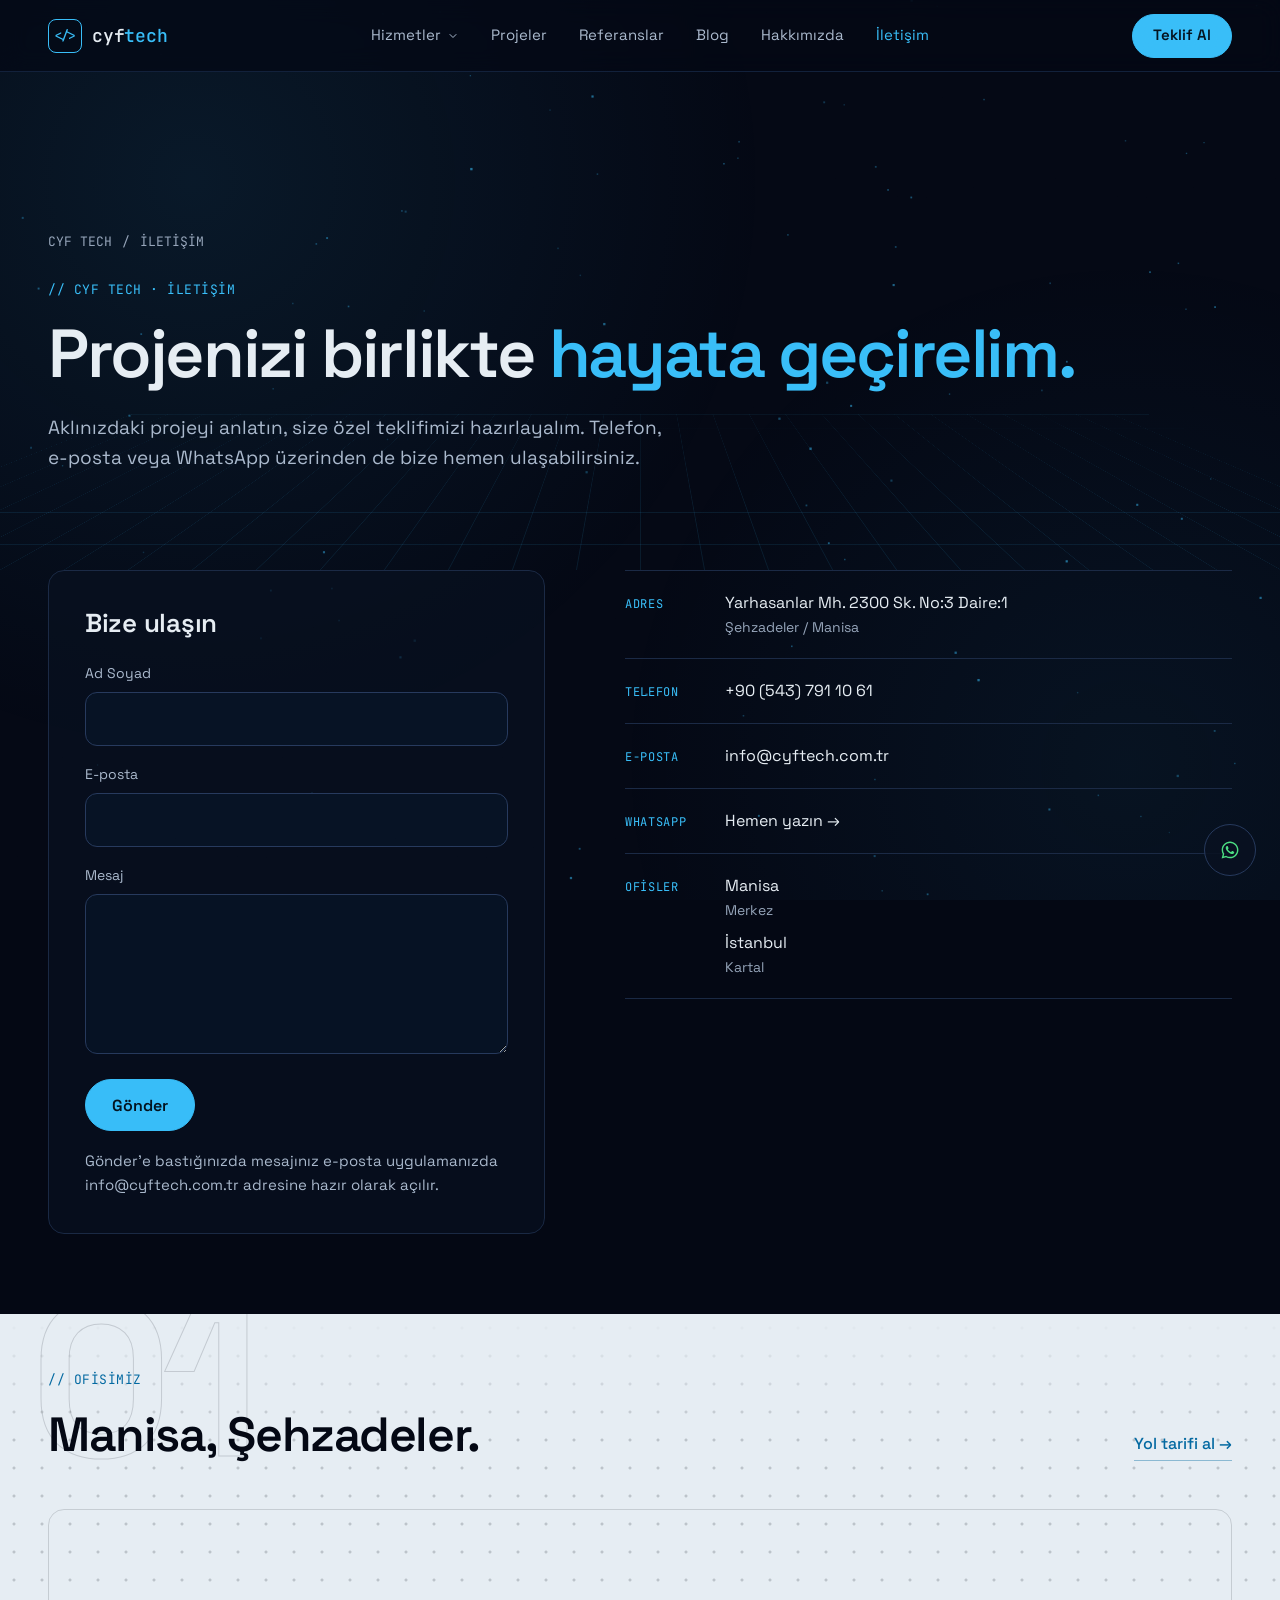
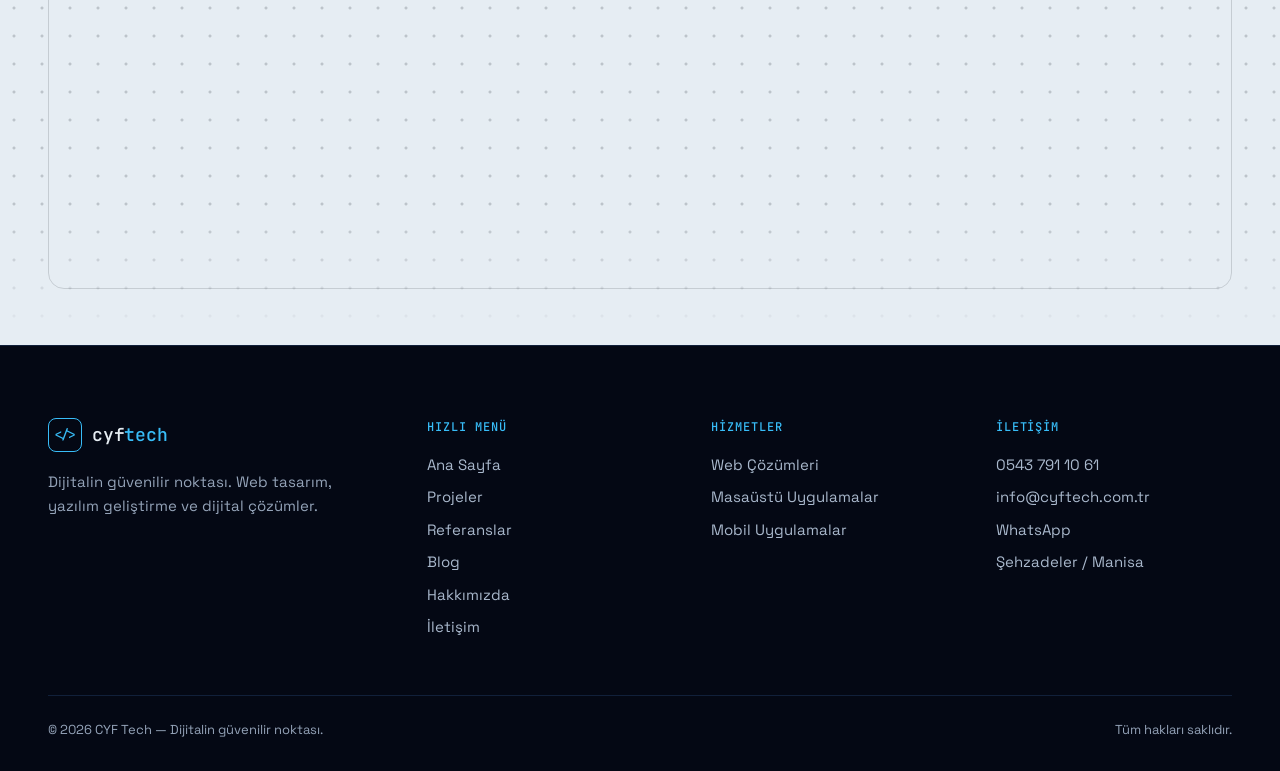
<file: iletisim.html>
<!DOCTYPE html>
<html lang="tr">
<head>
<meta charset="UTF-8">
<meta name="viewport" content="width=device-width, initial-scale=1.0">
<title>İletişim — CYF Tech</title>
<meta name="description" content="CYF Tech ile iletişime geçin: 0543 791 10 61 · info@cyftech.com.tr · Yarhasanlar Mh. 2300 Sk. No:3, Şehzadeler / Manisa.">
<meta name="theme-color" content="#040814">
<meta property="og:title" content="İletişim — CYF Tech">
<meta property="og:description" content="CYF Tech ile iletişime geçin: 0543 791 10 61 · info@cyftech.com.tr · Yarhasanlar Mh. 2300 Sk. No:3, Şehzadeler / Manisa.">
<meta property="og:type" content="website">
<link rel="icon" type="image/png" href="assets/img/logo/ico.png">
<link rel="preconnect" href="https://fonts.googleapis.com">
<link rel="preconnect" href="https://fonts.gstatic.com" crossorigin>
<link rel="stylesheet" href="https://fonts.googleapis.com/css2?family=JetBrains+Mono:wght@400;500;700&amp;family=Space+Grotesk:wght@400;500;600;700&amp;display=swap">
<link rel="stylesheet" href="assets/css/site.css?v=20261023">
<script src="assets/js/site.js?v=20261023" defer></script>
<script src="assets/js/ambient.js?v=20261023" defer></script>
</head>
<body>
<a class="sr-only" href="#icerik">İçeriğe geç</a>
<header class="site-head">
  <a class="logo" href="index.html" aria-label="CYF Tech ana sayfa"><span class="logo-mark">&lt;/&gt;</span><span class="logo-word">cyf<span>tech</span></span></a>
  <nav class="nav" aria-label="Ana menü">
    <div class="nav-dd">
      <button type="button" aria-haspopup="true">Hizmetler <svg width="12" height="12" viewBox="0 0 24 24" fill="none" stroke="currentColor" stroke-width="2" stroke-linecap="round" stroke-linejoin="round" aria-hidden="true"><path d="M6 9l6 6 6-6"/></svg></button>
      <div class="dd-menu"><a href="web-cozumleri.html"><span class="num">01</span><span><b>Web Çözümleri</b><small>Web tasarım, yazılım, e-ticaret ve SEO — tek çatı altında.</small></span></a><a href="masaustu-uygulamalar.html"><span class="num">02</span><span><b>Masaüstü Uygulamalar</b><small>İşinize özel, çevrimdışı da çalışan masaüstü yazılımlar.</small></span></a><a href="mobil-uygulamalar.html"><span class="num">03</span><span><b>Mobil Uygulamalar</b><small>iOS ve Android için hızlı, kullanıcı dostu uygulamalar.</small></span></a></div>
    </div>
    <a href="projelerimiz.html">Projeler</a>
    <a href="referanslar.html">Referanslar</a>
    <a href="blog.html">Blog</a>
    <a href="hakkimizda.html">Hakkımızda</a>
    <a href="iletisim.html" aria-current="page">İletişim</a>
  </nav>
  <div class="head-actions">
    <a class="btn btn-primary btn-sm" href="iletisim.html">Teklif Al</a>
    <button class="menu-btn" type="button" aria-label="Menüyü aç" aria-expanded="false" aria-controls="mnav"><svg width="20" height="20" viewBox="0 0 24 24" fill="none" stroke="currentColor" stroke-width="1.8" stroke-linecap="round" aria-hidden="true"><path d="M4 7h16M4 12h16M4 17h16"/></svg></button>
  </div>
  
</header>
<nav class="mnav" id="mnav" aria-label="Mobil menü">
  <a href="index.html">Ana Sayfa</a>
  <div class="mnav-label">HİZMETLER</div>
  <a href="web-cozumleri.html">Web Çözümleri</a><a href="masaustu-uygulamalar.html">Masaüstü Uygulamalar</a><a href="mobil-uygulamalar.html">Mobil Uygulamalar</a>
  <div class="mnav-label">KURUMSAL</div>
  <a href="projelerimiz.html">Projeler</a>
  <a href="referanslar.html">Referanslar</a>
  <a href="blog.html">Blog</a>
  <a href="hakkimizda.html">Hakkımızda</a>
  <a href="iletisim.html" aria-current="page">İletişim</a>
  <a class="btn btn-primary" href="iletisim.html">Teklif Al</a>
</nav>
<main id="icerik">
<section class="page-hero">
  <div class="floor" aria-hidden="true"><div><div></div></div></div>
  <div class="wrap">
      <div class="crumbs"><a href="index.html">CYF TECH</a><span>/</span><span>İLETİŞİM</span></div>
      <div class="eyebrow">// CYF TECH · İLETİŞİM</div>
      <h1 class="h1">Projenizi birlikte <span class="accent">hayata geçirelim.</span></h1>
      <p class="lead" style="margin-top:24px">Aklınızdaki projeyi anlatın, size özel teklifimizi hazırlayalım. Telefon, e-posta veya WhatsApp üzerinden de bize hemen ulaşabilirsiniz.</p>
  </div>
</section>

<section class="section-tight" style="padding-top:0">
  <div class="wrap split">
    <div class="card reveal" style="padding:36px">
      <h2 class="h3" style="font-size:26px">Bize ulaşın</h2>
      <form class="form" id="contact-form" style="margin-top:12px">
        <div class="field"><label for="name">Ad Soyad</label><input id="name" name="name" autocomplete="name" required></div>
        <div class="field"><label for="mail">E-posta</label><input id="mail" name="mail" type="email" autocomplete="email" required></div>
        <div class="field"><label for="message">Mesaj</label><textarea id="message" name="message" required></textarea></div>
        <button class="btn btn-primary" type="submit" style="justify-self:start">Gönder</button>
        <p class="form-note">Gönder'e bastığınızda mesajınız e-posta uygulamanızda info@cyftech.com.tr adresine hazır olarak açılır.</p>
      </form>
    </div>
    <div class="reveal">
      <div class="info"><span class="k">Adres</span><div><a href="https://maps.app.goo.gl/161gqpBeCkMonnv89" target="_blank" rel="noopener">Yarhasanlar Mh. 2300 Sk. No:3 Daire:1</a><small>Şehzadeler / Manisa</small></div></div>
      <div class="info"><span class="k">Telefon</span><div><a href="tel:+905437911061">+90 (543) 791 10 61</a></div></div>
      <div class="info"><span class="k">E-posta</span><div><a href="mailto:info@cyftech.com.tr">info@cyftech.com.tr</a></div></div>
      <div class="info"><span class="k">WhatsApp</span><div><a href="https://wa.me/905437911061" target="_blank" rel="noopener">Hemen yazın →</a></div></div>
      <div class="info"><span class="k">Ofisler</span><div>Manisa<small>Merkez</small><div style="margin-top:10px">İstanbul</div><small>Kartal</small></div></div>
    </div>
  </div>
</section>

<section class="band-light band-tight">
  <div class="bg-layer" aria-hidden="true"></div>
  <div class="wrap">
    <div class="sec-head" data-num="01"><div><div class="eyebrow">// OFİSİMİZ</div><h2 class="h2">Manisa, Şehzadeler.</h2></div><a class="link-arrow" href="https://maps.app.goo.gl/161gqpBeCkMonnv89" target="_blank" rel="noopener">Yol tarifi al →</a></div>
    <div class="map reveal"><iframe title="CYF Tech ofis konumu" src="https://www.google.com/maps/embed?pb=!1m14!1m8!1m3!1d6234.998530286844!2d27.426501!3d38.614394!3m2!1i1024!2i768!4f13.1!3m3!1m2!1s0x14b99d0c71cffc89%3A0x4cbce09a63a2e25b!2zQ1lGIFRlY2ggeWF6xLFsxLFt!5e0!3m2!1str!2str!4v1760401938035!5m2!1str!2str" loading="lazy" referrerpolicy="no-referrer-when-downgrade" allowfullscreen></iframe></div>
  </div>
</section>
<script>
document.getElementById('contact-form').addEventListener('submit', function (e) {
  e.preventDefault();
  var f = e.target;
  var subject = 'Teklif talebi — ' + f.name.value;
  var bodyTxt = f.message.value + '\n\n' + f.name.value + ' <' + f.mail.value + '>';
  window.location.href = 'mailto:info@cyftech.com.tr?subject=' + encodeURIComponent(subject) + '&body=' + encodeURIComponent(bodyTxt);
});
</script>
</main>
<footer class="site-foot">
  <div class="wrap">
    <div class="foot-grid">
      <div>
        <a class="logo" href="index.html" aria-label="CYF Tech ana sayfa"><span class="logo-mark">&lt;/&gt;</span><span class="logo-word">cyf<span>tech</span></span></a>
        <p>Dijitalin güvenilir noktası. Web tasarım, yazılım geliştirme ve dijital çözümler.</p>
      </div>
      <div>
        <h2>HIZLI MENÜ</h2>
        <ul><li><a href="index.html">Ana Sayfa</a></li><li><a href="projelerimiz.html">Projeler</a></li><li><a href="referanslar.html">Referanslar</a></li><li><a href="blog.html">Blog</a></li><li><a href="hakkimizda.html">Hakkımızda</a></li><li><a href="iletisim.html">İletişim</a></li></ul>
      </div>
      <div>
        <h2>HİZMETLER</h2>
        <ul><li><a href="web-cozumleri.html">Web Çözümleri</a></li><li><a href="masaustu-uygulamalar.html">Masaüstü Uygulamalar</a></li><li><a href="mobil-uygulamalar.html">Mobil Uygulamalar</a></li></ul>
      </div>
      <div>
        <h2>İLETİŞİM</h2>
        <ul><li><a href="tel:+905437911061">0543 791 10 61</a></li><li><a href="mailto:info@cyftech.com.tr">info@cyftech.com.tr</a></li><li><a href="https://wa.me/905437911061" target="_blank" rel="noopener">WhatsApp</a></li><li><a href="https://maps.app.goo.gl/161gqpBeCkMonnv89" target="_blank" rel="noopener">Şehzadeler / Manisa</a></li></ul>
      </div>
    </div>
    <div class="foot-bottom">
      <span>© 2026 CYF Tech — Dijitalin güvenilir noktası.</span>
      <span>Tüm hakları saklıdır.</span>
    </div>
  </div>
</footer>
<a class="wa-fab" href="https://wa.me/905437911061" target="_blank" rel="noopener" aria-label="WhatsApp ile yazın"><svg width="24" height="24" viewBox="0 0 640 640" fill="currentColor" aria-hidden="true"><path d="M476.9 161.1C435 119.1 379.2 96 319.9 96C197.5 96 97.9 195.6 97.9 318C97.9 357.1 108.1 395.3 127.5 429L96 544L213.7 513.1C246.1 530.8 282.6 540.1 319.8 540.1L319.9 540.1C442.2 540.1 544 440.5 544 318.1C544 258.8 518.8 203.1 476.9 161.1zM319.9 502.7C286.7 502.7 254.2 493.8 225.9 477L219.2 473L149.4 491.3L168 423.2L163.6 416.2C145.1 386.8 135.4 352.9 135.4 318C135.4 216.3 218.2 133.5 320 133.5C369.3 133.5 415.6 152.7 450.4 187.6C485.2 222.5 506.6 268.8 506.5 318.1C506.5 419.9 421.6 502.7 319.9 502.7zM421.1 364.5C415.6 361.7 388.3 348.3 383.2 346.5C378.1 344.6 374.4 343.7 370.7 349.3C367 354.9 356.4 367.3 353.1 371.1C349.9 374.8 346.6 375.3 341.1 372.5C308.5 356.2 287.1 343.4 265.6 306.5C259.9 296.7 271.3 297.4 281.9 276.2C283.7 272.5 282.8 269.3 281.4 266.5C280 263.7 268.9 236.4 264.3 225.3C259.8 214.5 255.2 216 251.8 215.8C248.6 215.6 244.9 215.6 241.2 215.6C237.5 215.6 231.5 217 226.4 222.5C221.3 228.1 207 241.5 207 268.8C207 296.1 226.9 322.5 229.6 326.2C232.4 329.9 268.7 385.9 324.4 410C359.6 425.2 373.4 426.5 391 423.9C401.7 422.3 423.8 410.5 428.4 397.5C433 384.5 433 373.4 431.6 371.1C430.3 368.6 426.6 367.2 421.1 364.5z"/></svg></a>
</body>
</html>
</file>
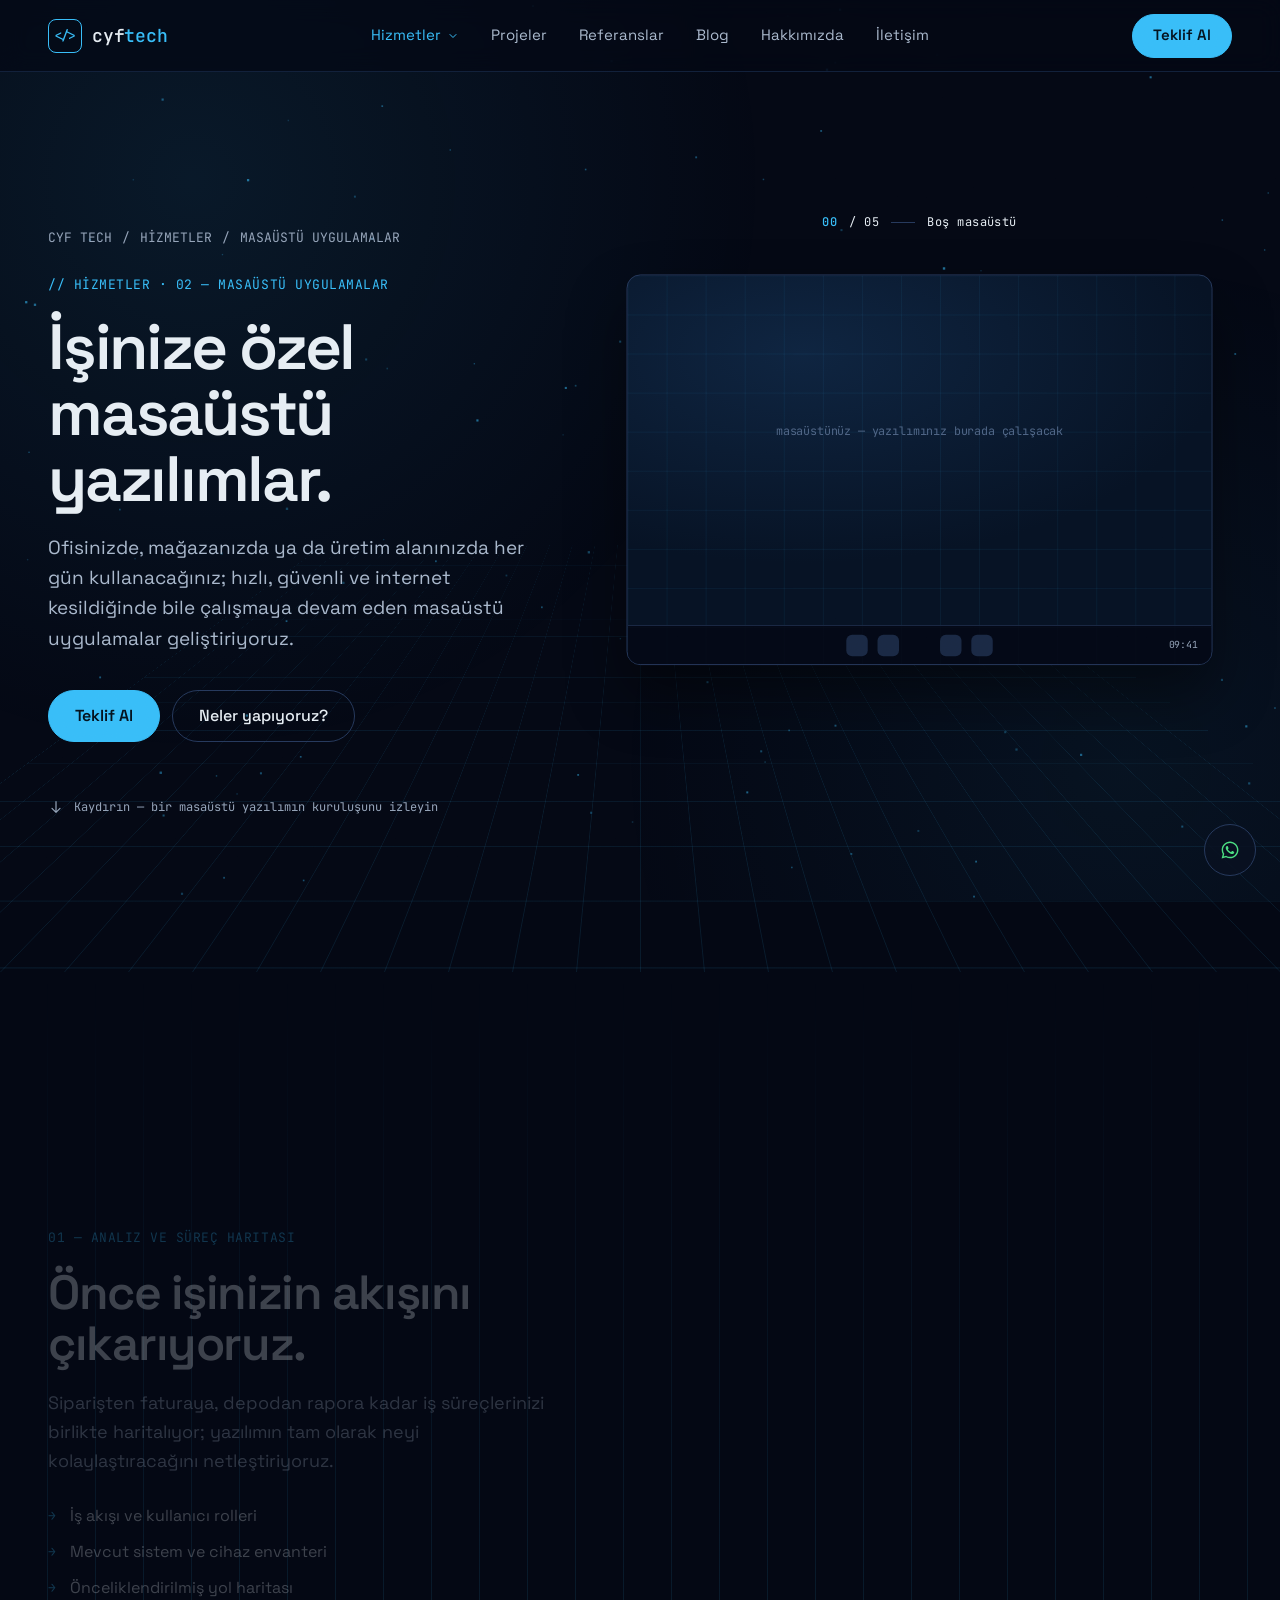
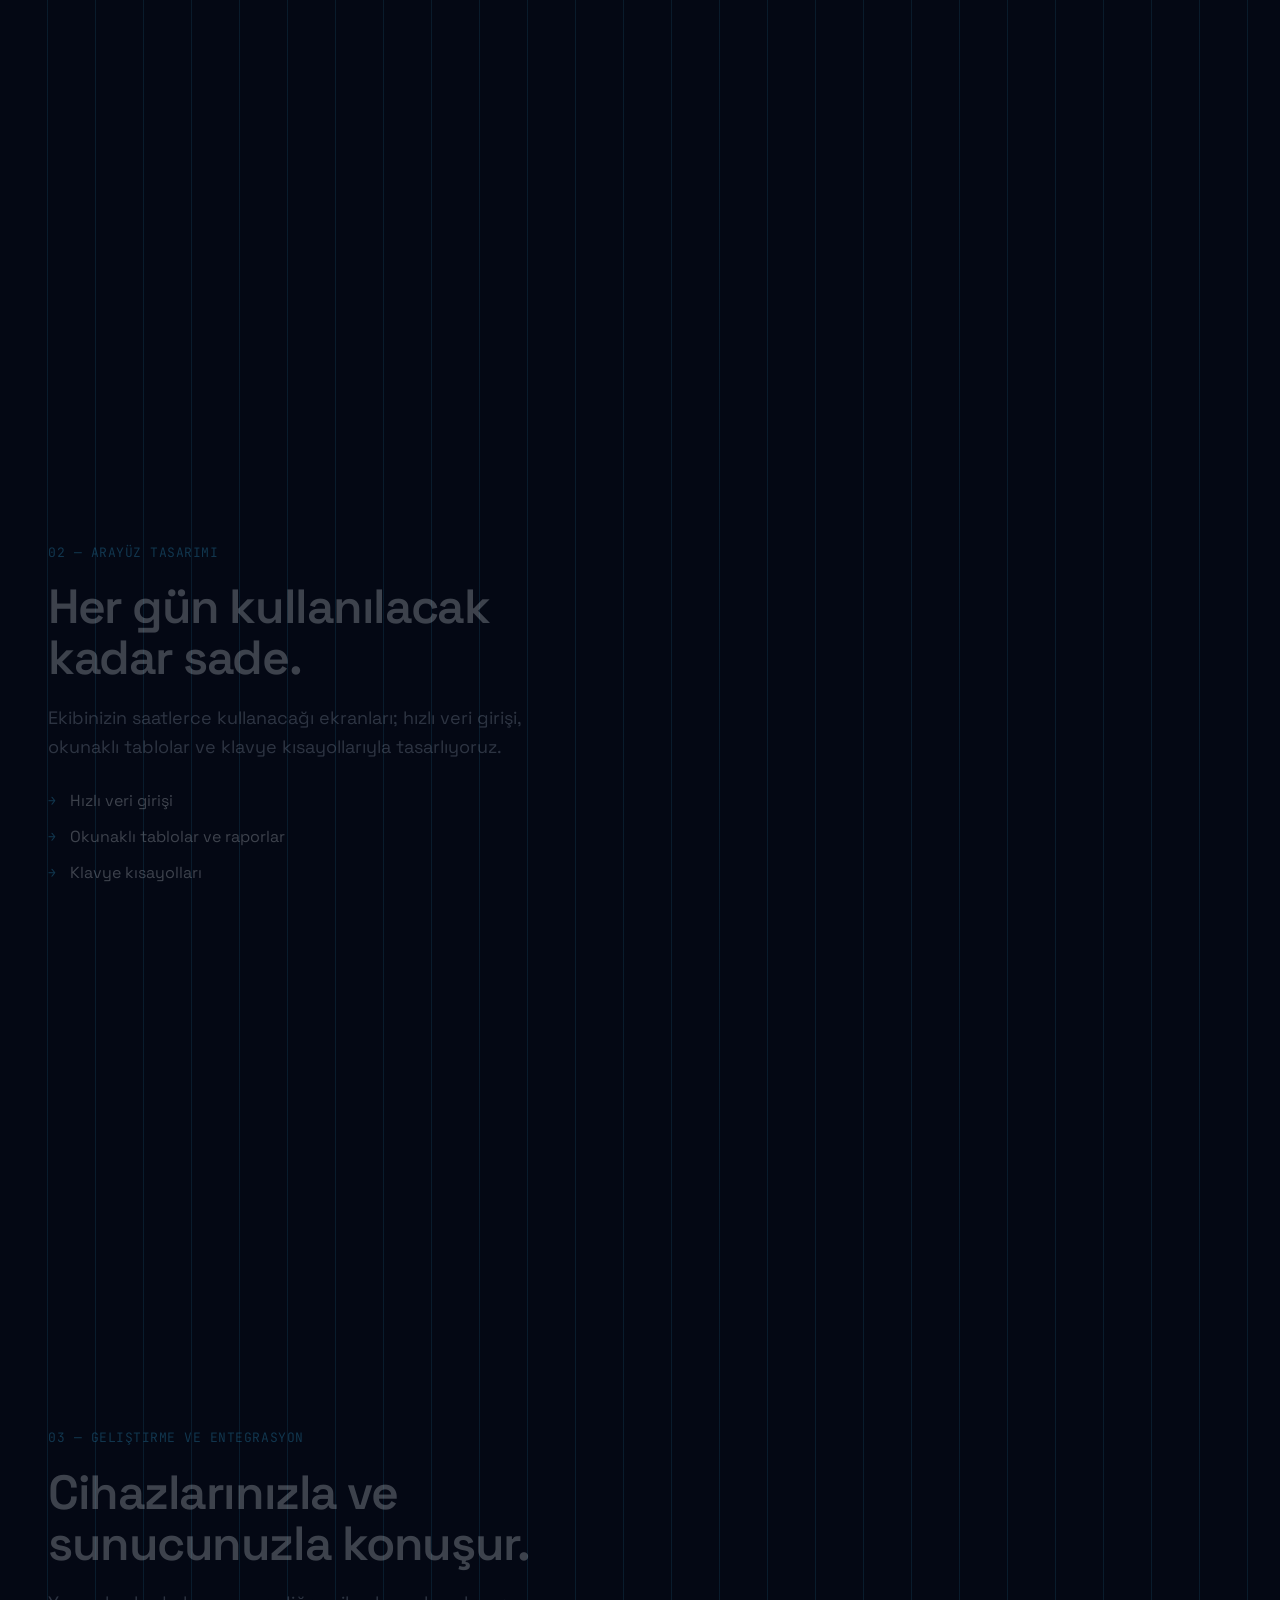
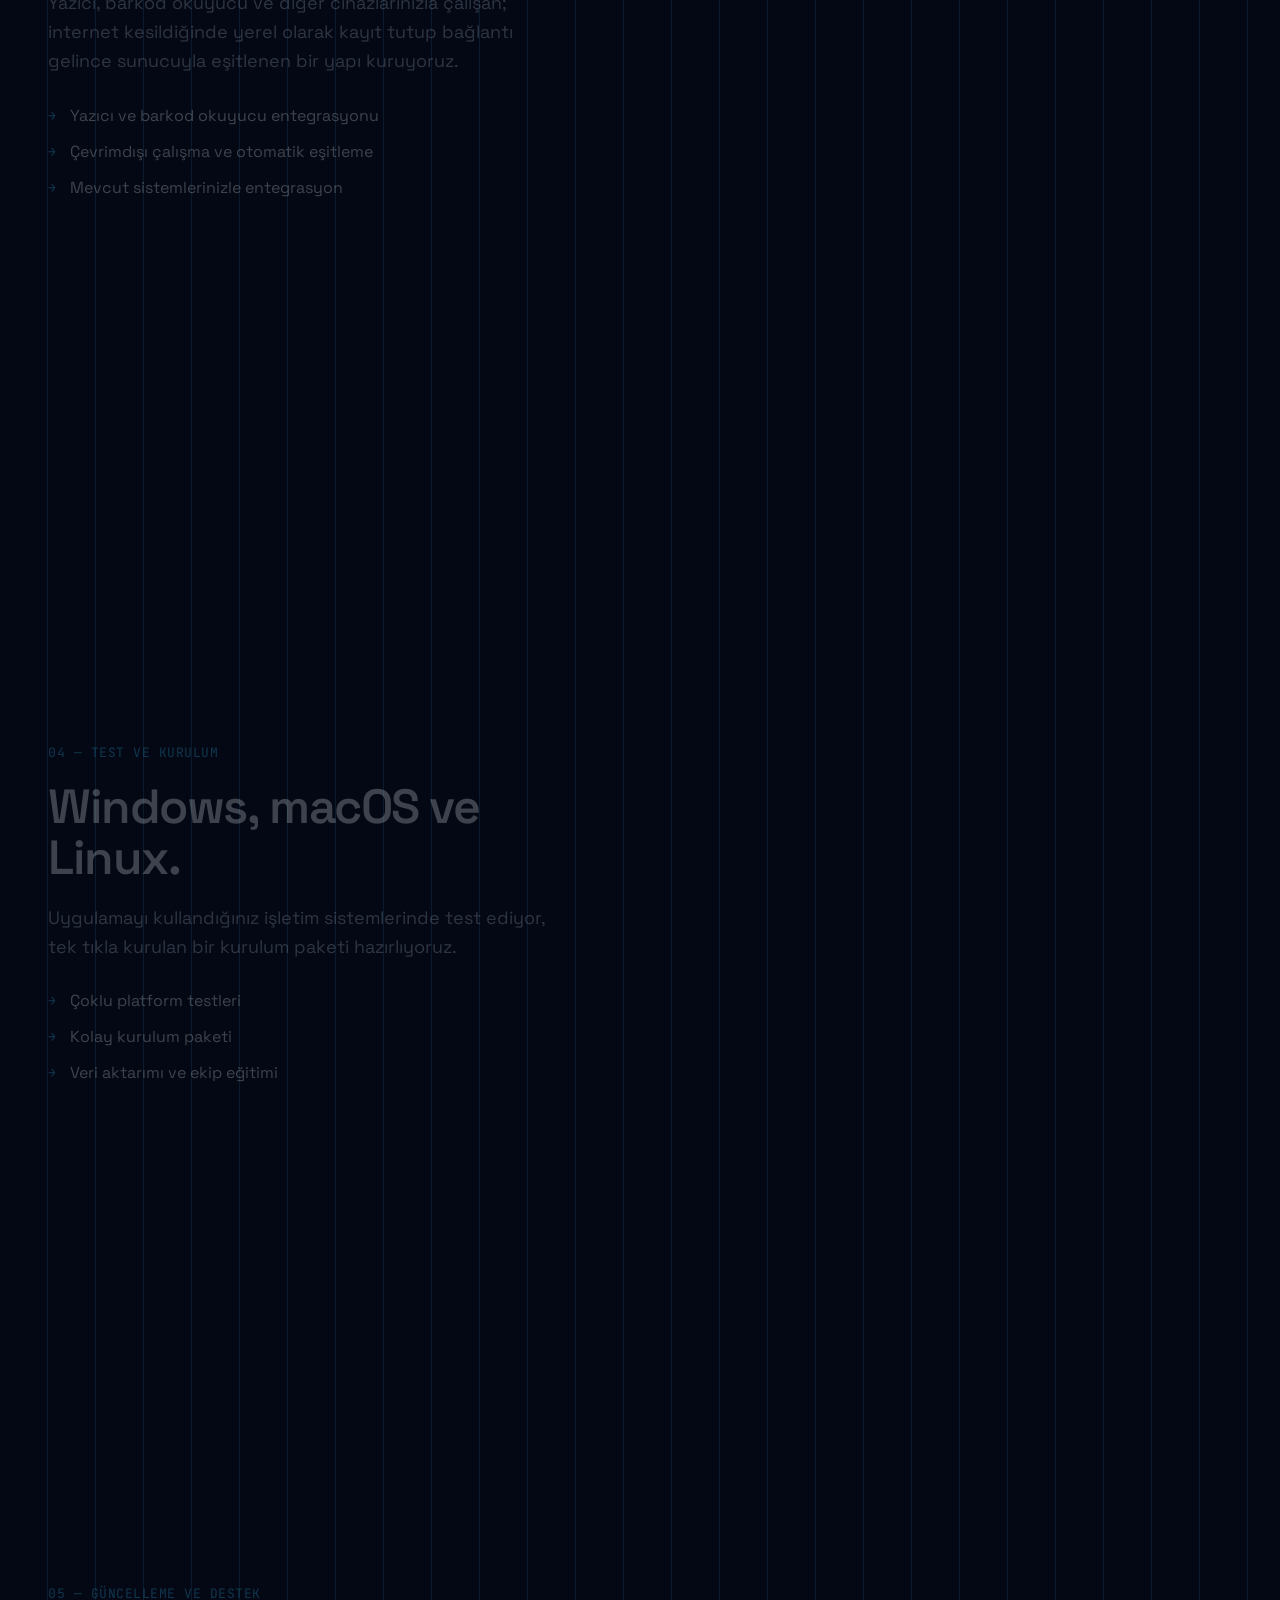
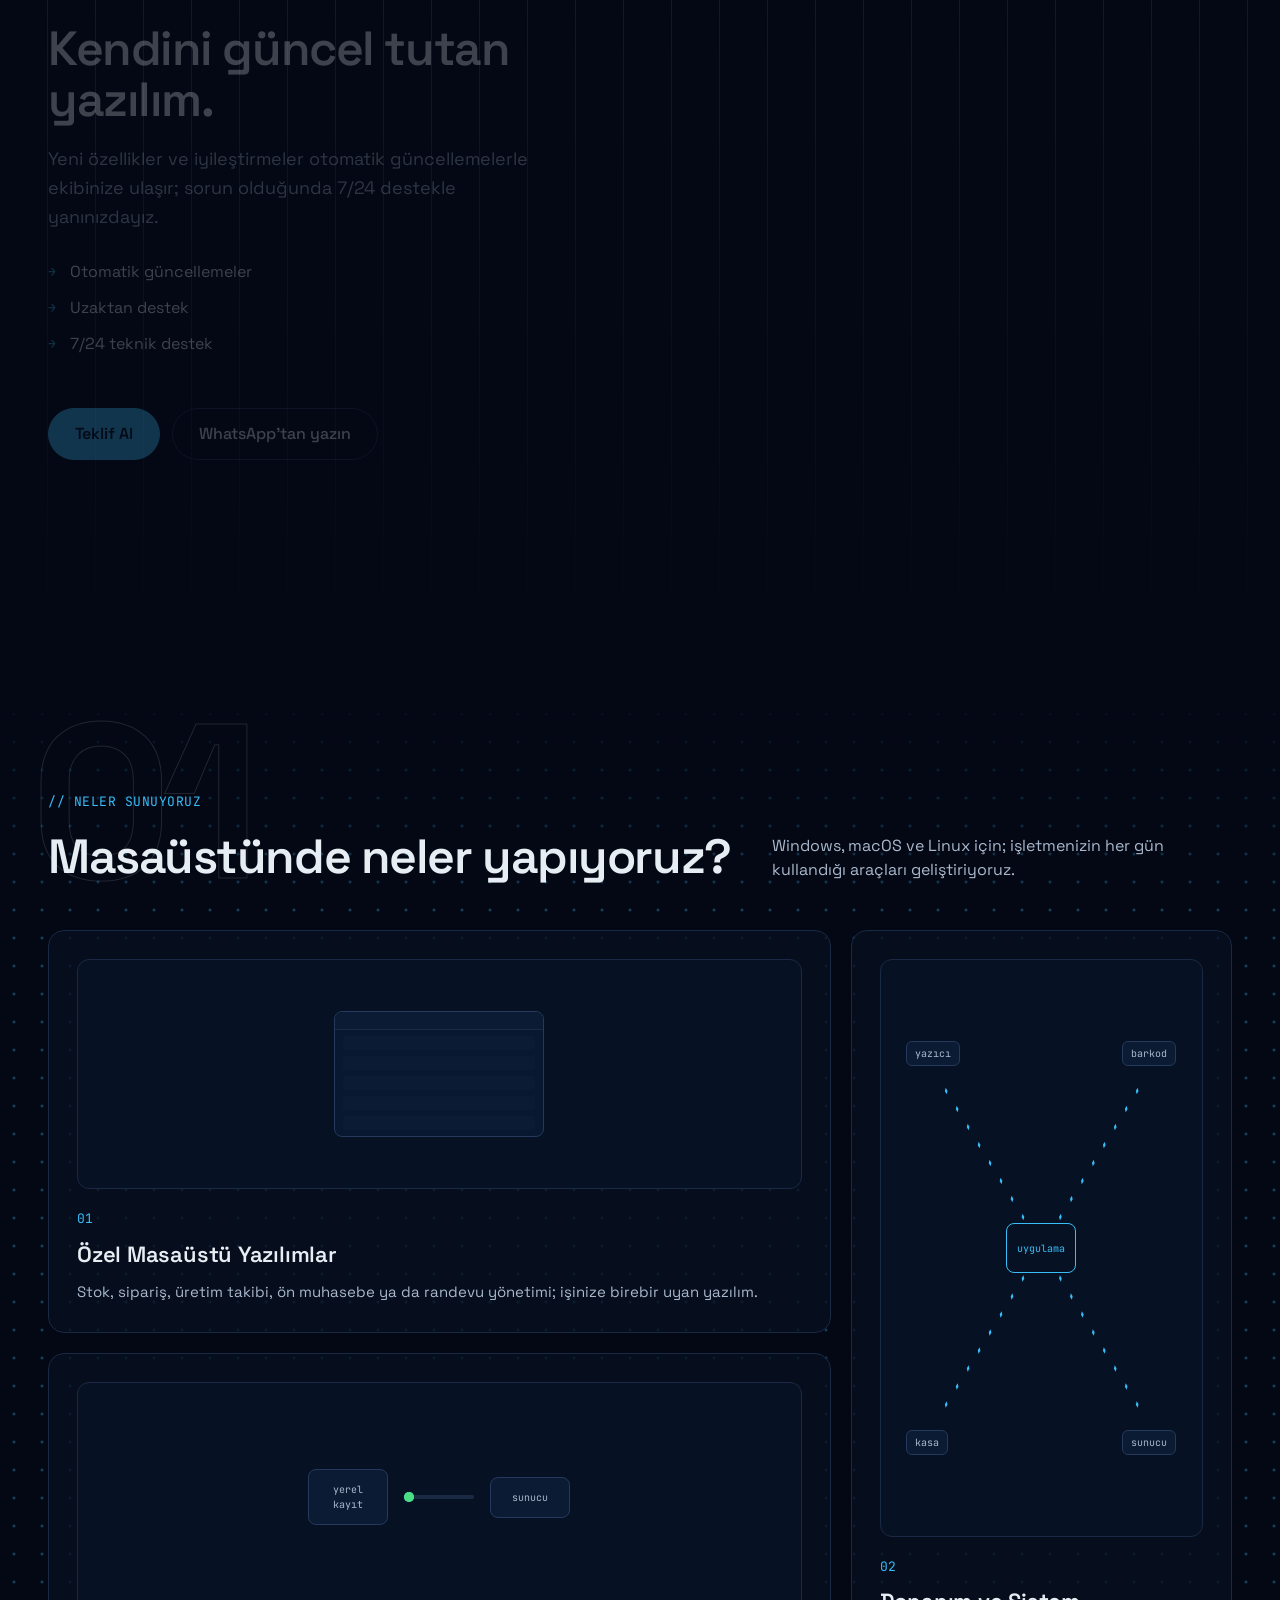
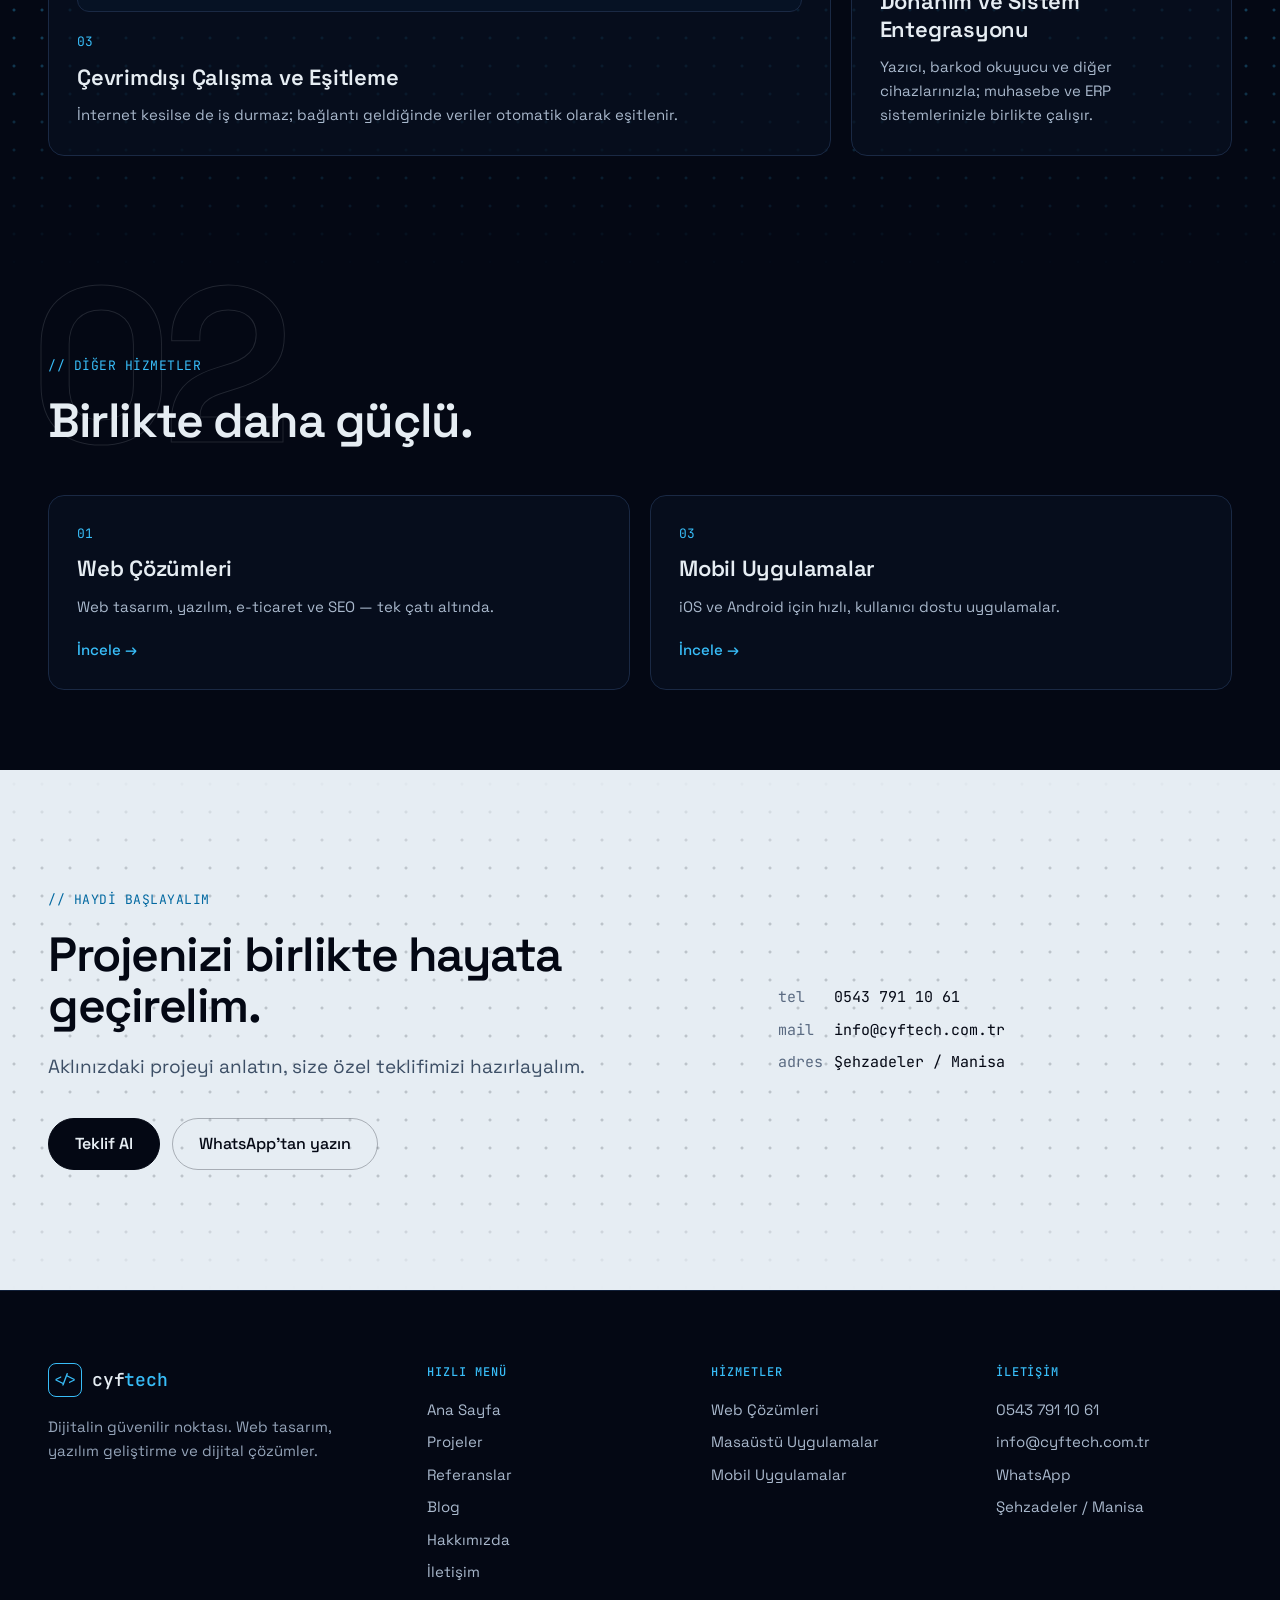
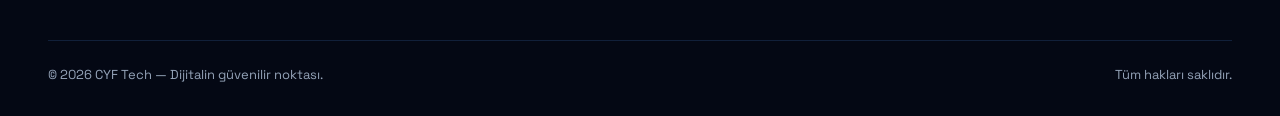
<file: masaustu-uygulamalar.html>
<!DOCTYPE html>
<html lang="tr">
<head>
<meta charset="UTF-8">
<meta name="viewport" content="width=device-width, initial-scale=1.0">
<title>Masaüstü Uygulamalar — Windows, macOS ve Linux | CYF Tech</title>
<meta name="description" content="CYF Tech masaüstü yazılım geliştirme: işinize özel, çevrimdışı da çalışan, yazıcı ve barkod okuyucu gibi cihazlarla entegre Windows, macOS ve Linux uygulamaları.">
<meta name="theme-color" content="#040814">
<meta property="og:title" content="Masaüstü Uygulamalar — Windows, macOS ve Linux | CYF Tech">
<meta property="og:description" content="CYF Tech masaüstü yazılım geliştirme: işinize özel, çevrimdışı da çalışan, yazıcı ve barkod okuyucu gibi cihazlarla entegre Windows, macOS ve Linux uygulamaları.">
<meta property="og:type" content="website">
<link rel="icon" type="image/png" href="assets/img/logo/ico.png">
<link rel="preconnect" href="https://fonts.googleapis.com">
<link rel="preconnect" href="https://fonts.gstatic.com" crossorigin>
<link rel="stylesheet" href="https://fonts.googleapis.com/css2?family=JetBrains+Mono:wght@400;500;700&amp;family=Space+Grotesk:wght@400;500;600;700&amp;display=swap">
<link rel="stylesheet" href="assets/css/site.css?v=20261023">
<link rel="stylesheet" href="assets/css/scrolly.css?v=20261023">
<link rel="stylesheet" href="assets/css/masaustu-uygulamalar.css?v=20261023">
<script src="assets/js/site.js?v=20261023" defer></script>
<script src="assets/js/ambient.js?v=20261023" defer></script>
<script src="assets/js/scrolly.js?v=20261023" defer></script>
</head>
<body>
<a class="sr-only" href="#icerik">İçeriğe geç</a>
<header class="site-head">
  <a class="logo" href="index.html" aria-label="CYF Tech ana sayfa"><span class="logo-mark">&lt;/&gt;</span><span class="logo-word">cyf<span>tech</span></span></a>
  <nav class="nav" aria-label="Ana menü">
    <div class="nav-dd is-current">
      <button type="button" aria-haspopup="true">Hizmetler <svg width="12" height="12" viewBox="0 0 24 24" fill="none" stroke="currentColor" stroke-width="2" stroke-linecap="round" stroke-linejoin="round" aria-hidden="true"><path d="M6 9l6 6 6-6"/></svg></button>
      <div class="dd-menu"><a href="web-cozumleri.html"><span class="num">01</span><span><b>Web Çözümleri</b><small>Web tasarım, yazılım, e-ticaret ve SEO — tek çatı altında.</small></span></a><a href="masaustu-uygulamalar.html" aria-current="page"><span class="num">02</span><span><b>Masaüstü Uygulamalar</b><small>İşinize özel, çevrimdışı da çalışan masaüstü yazılımlar.</small></span></a><a href="mobil-uygulamalar.html"><span class="num">03</span><span><b>Mobil Uygulamalar</b><small>iOS ve Android için hızlı, kullanıcı dostu uygulamalar.</small></span></a></div>
    </div>
    <a href="projelerimiz.html">Projeler</a>
    <a href="referanslar.html">Referanslar</a>
    <a href="blog.html">Blog</a>
    <a href="hakkimizda.html">Hakkımızda</a>
    <a href="iletisim.html">İletişim</a>
  </nav>
  <div class="head-actions">
    <a class="btn btn-primary btn-sm" href="iletisim.html">Teklif Al</a>
    <button class="menu-btn" type="button" aria-label="Menüyü aç" aria-expanded="false" aria-controls="mnav"><svg width="20" height="20" viewBox="0 0 24 24" fill="none" stroke="currentColor" stroke-width="1.8" stroke-linecap="round" aria-hidden="true"><path d="M4 7h16M4 12h16M4 17h16"/></svg></button>
  </div>
  
</header>
<nav class="mnav" id="mnav" aria-label="Mobil menü">
  <a href="index.html">Ana Sayfa</a>
  <div class="mnav-label">HİZMETLER</div>
  <a href="web-cozumleri.html">Web Çözümleri</a><a href="masaustu-uygulamalar.html" aria-current="page">Masaüstü Uygulamalar</a><a href="mobil-uygulamalar.html">Mobil Uygulamalar</a>
  <div class="mnav-label">KURUMSAL</div>
  <a href="projelerimiz.html">Projeler</a>
  <a href="referanslar.html">Referanslar</a>
  <a href="blog.html">Blog</a>
  <a href="hakkimizda.html">Hakkımızda</a>
  <a href="iletisim.html">İletişim</a>
  <a class="btn btn-primary" href="iletisim.html">Teklif Al</a>
</nav>
<main id="icerik">
<section class="wt" aria-label="Masaüstü Uygulamalar süreci">
  <div class="wt-bg" aria-hidden="true"><div class="floor"><div><div></div></div></div><div class="grid lines"></div></div>

  <div class="wt-steps">
    <div class="wt-step on" data-name="Boş masaüstü" data-state="">
      <div class="crumbs"><a href="index.html">CYF TECH</a><span>/</span><span>HİZMETLER</span><span>/</span><span>MASAÜSTÜ UYGULAMALAR</span></div>
      <div class="eyebrow">// HİZMETLER · 02 — MASAÜSTÜ UYGULAMALAR</div>
      <h1 class="h1">İşinize özel masaüstü yazılımlar.</h1>
      <p class="lead">Ofisinizde, mağazanızda ya da üretim alanınızda her gün kullanacağınız; hızlı, güvenli ve internet kesildiğinde bile çalışmaya devam eden masaüstü uygulamalar geliştiriyoruz.</p>
      <div class="btn-row"><a class="btn btn-primary" href="iletisim.html">Teklif Al</a><a class="btn" href="#neler">Neler yapıyoruz?</a></div>
      <div class="wt-hint"><svg width="16" height="16" viewBox="0 0 24 24" fill="none" stroke="currentColor" stroke-width="1.8" stroke-linecap="round" stroke-linejoin="round" aria-hidden="true"><path d="M12 4v16M6 14l6 6 6-6"/></svg>Kaydırın — bir masaüstü yazılımın kuruluşunu izleyin</div>
    </div>
      <div class="wt-step" data-name="Analiz ve Süreç Haritası" data-state="is-flow">
        <div class="eyebrow">01 — ANALIZ VE SÜREÇ HARITASI</div>
        <h2>Önce işinizin akışını çıkarıyoruz.</h2>
        <p>Siparişten faturaya, depodan rapora kadar iş süreçlerinizi birlikte haritalıyor; yazılımın tam olarak neyi kolaylaştıracağını netleştiriyoruz.</p>
        <ul class="arrow-list"><li>İş akışı ve kullanıcı rolleri</li><li>Mevcut sistem ve cihaz envanteri</li><li>Önceliklendirilmiş yol haritası</li></ul>
      </div>
      <div class="wt-step" data-name="Arayüz Tasarımı" data-state="is-open">
        <div class="eyebrow">02 — ARAYÜZ TASARIMI</div>
        <h2>Her gün kullanılacak kadar sade.</h2>
        <p>Ekibinizin saatlerce kullanacağı ekranları; hızlı veri girişi, okunaklı tablolar ve klavye kısayollarıyla tasarlıyoruz.</p>
        <ul class="arrow-list"><li>Hızlı veri girişi</li><li>Okunaklı tablolar ve raporlar</li><li>Klavye kısayolları</li></ul>
      </div>
      <div class="wt-step" data-name="Geliştirme ve Entegrasyon" data-state="is-open is-sync">
        <div class="eyebrow">03 — GELIŞTIRME VE ENTEGRASYON</div>
        <h2>Cihazlarınızla ve sunucunuzla konuşur.</h2>
        <p>Yazıcı, barkod okuyucu ve diğer cihazlarınızla çalışan; internet kesildiğinde yerel olarak kayıt tutup bağlantı gelince sunucuyla eşitlenen bir yapı kuruyoruz.</p>
        <ul class="arrow-list"><li>Yazıcı ve barkod okuyucu entegrasyonu</li><li>Çevrimdışı çalışma ve otomatik eşitleme</li><li>Mevcut sistemlerinizle entegrasyon</li></ul>
      </div>
      <div class="wt-step" data-name="Test ve Kurulum" data-state="is-open is-plat">
        <div class="eyebrow">04 — TEST VE KURULUM</div>
        <h2>Windows, macOS ve Linux.</h2>
        <p>Uygulamayı kullandığınız işletim sistemlerinde test ediyor, tek tıkla kurulan bir kurulum paketi hazırlıyoruz.</p>
        <ul class="arrow-list"><li>Çoklu platform testleri</li><li>Kolay kurulum paketi</li><li>Veri aktarımı ve ekip eğitimi</li></ul>
      </div>
      <div class="wt-step" data-name="Güncelleme ve Destek" data-state="is-open is-live">
        <div class="eyebrow">05 — GÜNCELLEME VE DESTEK</div>
        <h2>Kendini güncel tutan yazılım.</h2>
        <p>Yeni özellikler ve iyileştirmeler otomatik güncellemelerle ekibinize ulaşır; sorun olduğunda 7/24 destekle yanınızdayız.</p>
        <ul class="arrow-list"><li>Otomatik güncellemeler</li><li>Uzaktan destek</li><li>7/24 teknik destek</li></ul><div class="btn-row"><a class="btn btn-primary" href="iletisim.html">Teklif Al</a><a class="btn" href="https://wa.me/905437911061" target="_blank" rel="noopener">WhatsApp'tan yazın</a></div>
      </div>
  </div>

  <div class="wt-stage" data-wt-stage aria-hidden="true">
    <div class="wt-label"><b data-wt-num>00</b><span>/ 05</span><i></i><span data-wt-name>Boş masaüstü</span></div>
    <div class="wt-fit" data-wt-fit>
      <div class="wt-rig" data-wt-rig>
        <div class="ms-desk">
          <div class="ms-empty">masaüstünüz — yazılımınız burada çalışacak</div>
          <div class="ms-flow"><span style="--i:0">Sipariş<small>müşteriden</small></span><em style="--i:1">→</em><span style="--i:1">Depo<small>hazırlık</small></span><em style="--i:2">→</em><span style="--i:2">Fatura<small>muhasebe</small></span><em style="--i:3">→</em><span style="--i:3">Rapor<small>yönetim</small></span></div>
          <div class="ms-win">
            <div class="ms-title"><span class="ms-mac"><i></i><i></i><i></i></span><span class="nm">Stok ve Sipariş — masaüstü</span><span class="ms-winctl">─ ☐ ✕</span></div>
            <div class="ms-app">
              <div class="ms-side"><i class="pop" style="--i:0"></i><i class="pop on" style="--i:1"></i><i class="pop" style="--i:1"></i><i class="pop" style="--i:2"></i><i class="pop" style="--i:2"></i></div>
              <div class="ms-main">
                <div class="ms-tools pop" style="--i:1"><span>+ Yeni</span><span>Yazdır</span><span>Dışa aktar</span><span class="s"></span></div>
                <div class="ms-table"><div class="ms-row h pop" style="--i:2"><i></i><i></i><i></i><i></i></div><div class="ms-row pop" style="--i:3"><i></i><i></i><i></i><b class="ok">Tamam</b></div><div class="ms-row pop" style="--i:4"><i></i><i></i><i></i><b class="wait">Bekliyor</b></div><div class="ms-row pop" style="--i:5"><i></i><i></i><i></i><b class="ok">Tamam</b></div><div class="ms-row pop" style="--i:6"><i></i><i></i><i></i><b class="ok">Tamam</b></div><div class="ms-row pop" style="--i:7"><i></i><i></i><i></i><b class="wait">Bekliyor</b></div><div class="ms-row pop" style="--i:8"><i></i><i></i><i></i><b class="ok">Tamam</b></div></div>
              </div>
            </div>
            <div class="ms-status"><span class="on">çevrimiçi · eşitlendi</span><span class="off">çevrimdışı · yerel kayıt</span></div>
          </div>
          <div class="ms-toast"><div class="chip float"><span class="tag">✓</span><div><b>Güncelleme yüklendi</b><small>Yeni özellikler hazır</small></div></div></div>
          <div class="ms-bar"><i></i><i></i><i class="app"></i><i></i><i></i><span class="ms-clock">09:41</span></div>
        </div>
        <div class="ms-dev" data-on="3"><svg viewBox="0 0 640 520" aria-hidden="true"><path d="M80 115 L140 160"/><path d="M80 325 L140 290"/><path d="M510 85 L470 150"/><path d="M490 355 L460 300"/></svg><div class="chip" style="--i:0;left:-50px;top:90px"><span class="tag">prn</span><div><b>Yazıcı</b><small>fiş ve etiket</small></div></div><div class="chip" style="--i:1;left:-50px;top:300px"><span class="tag">bar</span><div><b>Barkod okuyucu</b><small>hızlı ürün girişi</small></div></div><div class="chip" style="--i:2;left:510px;top:60px"><span class="tag">srv</span><div><b>Sunucu</b><small>otomatik eşitleme</small></div></div><div class="chip" style="--i:3;left:490px;top:330px"><span class="tag">erp</span><div><b>Mevcut sistemler</b><small>muhasebe · ERP</small></div></div></div>
        <div class="ms-plats"><span>Windows</span><span>macOS</span><span>Linux</span></div>
        <div class="wt-ov ms-install sx-panel" data-on="4"><h4>KURULUM</h4><b>Kurulum sihirbazı</b><div class="bar"><i></i></div><small>✓ kurulum tamamlandı</small></div>
        <div class="wt-ov ms-o-l" data-on="1"><div class="chip float"><span class="dot"></span><div><b>Darboğazlar</b><small>Zaman kaybettiren adımlar</small></div></div></div>
        <div class="wt-ov ms-o-r" data-on="1"><div class="chip float" style="animation-delay:-1.4s"><span class="dot"></span><div><b>Kullanıcı rolleri</b><small>Kim neyi yapabilir?</small></div></div></div>
        <div class="wt-ov ms-o-r" data-on="2"><div class="chip float" style="animation-delay:-1.4s"><span class="tag">⌘</span><div><b>Kısayollar</b><small>Fareye gerek kalmadan</small></div></div></div>
        <div class="wt-ov ms-o-b" data-on="5"><div class="chip float"><span class="dot"></span><div><b>7/24 destek</b><small>Uzaktan bağlantıyla hızlı çözüm</small></div></div></div>
      </div>
    </div>
  </div>
</section>

<div id="neler"></div><section class="section">
  <div class="bg-layer bg-dots bg-fade" aria-hidden="true"></div>
  <div class="wrap">
    <div class="sec-head" data-num="01"><div><div class="eyebrow">// NELER SUNUYORUZ</div><h2 class="h2">Masaüstünde neler yapıyoruz?</h2></div><p class="muted">Windows, macOS ve Linux için; işletmenizin her gün kullandığı araçları geliştiriyoruz.</p></div>
    <div class="bento">
      <div class="card reveal">
        <div class="demo demo-mswin" aria-hidden="true"><div class="w"><div class="t"></div><div class="r" style="--i:0"></div><div class="r" style="--i:1"></div><div class="r" style="--i:2"></div><div class="r" style="--i:3"></div><div class="r" style="--i:4"></div></div></div>
        <span class="num">01</span><h3 class="h3">Özel Masaüstü Yazılımlar</h3><p>Stok, sipariş, üretim takibi, ön muhasebe ya da randevu yönetimi; işinize birebir uyan yazılım.</p>
      </div>
      <div class="card reveal">
        <div class="demo demo-dev" aria-hidden="true"><svg viewBox="0 0 300 200" preserveAspectRatio="none"><path d="M60 45 L150 100"/><path d="M240 45 L150 100"/><path d="M60 155 L150 100"/><path d="M240 155 L150 100"/></svg><span class="sat" style="left:8%;top:14%">yazıcı</span><span class="sat" style="right:8%;top:14%">barkod</span><span class="sat" style="left:8%;bottom:14%">kasa</span><span class="sat" style="right:8%;bottom:14%">sunucu</span><div class="hub">uygulama</div></div>
        <span class="num">02</span><h3 class="h3">Donanım ve Sistem Entegrasyonu</h3><p>Yazıcı, barkod okuyucu ve diğer cihazlarınızla; muhasebe ve ERP sistemlerinizle birlikte çalışır.</p>
      </div>
      <div class="card reveal">
        <div class="demo demo-sync" aria-hidden="true"><div class="box">yerel<br>kayıt</div><div class="lane"><i></i><i></i></div><div class="box">sunucu</div></div>
        <span class="num">03</span><h3 class="h3">Çevrimdışı Çalışma ve Eşitleme</h3><p>İnternet kesilse de iş durmaz; bağlantı geldiğinde veriler otomatik olarak eşitlenir.</p>
      </div>
    </div>
  </div>
</section>

<section class="section-tight">
  <div class="wrap">
    <div class="sec-head" data-num="02"><div><div class="eyebrow">// DİĞER HİZMETLER</div><h2 class="h2">Birlikte daha güçlü.</h2></div></div>
    <div class="cards c2"><a class="card reveal" href="web-cozumleri.html"><span class="num">01</span><h3 class="h3">Web Çözümleri</h3><p>Web tasarım, yazılım, e-ticaret ve SEO — tek çatı altında.</p><span class="more">İncele →</span></a><a class="card reveal" href="mobil-uygulamalar.html"><span class="num">03</span><h3 class="h3">Mobil Uygulamalar</h3><p>iOS ve Android için hızlı, kullanıcı dostu uygulamalar.</p><span class="more">İncele →</span></a></div>
  </div>
</section>

<section class="band-light">
  <div class="bg-layer" aria-hidden="true"></div>
  <div class="wrap">
    <div class="cta reveal">
      <div style="position:relative">
        <div class="eyebrow">// HAYDİ BAŞLAYALIM</div>
        <h2 class="h2">Projenizi birlikte hayata geçirelim.</h2>
        <p class="lead" style="margin-top:20px">Aklınızdaki projeyi anlatın, size özel teklifimizi hazırlayalım.</p>
        <div class="btn-row"><a class="btn btn-primary" href="iletisim.html">Teklif Al</a><a class="btn" href="https://wa.me/905437911061" target="_blank" rel="noopener">WhatsApp'tan yazın</a></div>
      </div>
      <div class="contact-lines" style="position:relative">
        <a href="tel:+905437911061"><span class="k">tel</span>0543 791 10 61</a>
        <a href="mailto:info@cyftech.com.tr"><span class="k">mail</span>info@cyftech.com.tr</a>
        <a href="https://maps.app.goo.gl/161gqpBeCkMonnv89" target="_blank" rel="noopener"><span class="k">adres</span>Şehzadeler / Manisa</a>
      </div>
    </div>
  </div>
</section>
</main>
<footer class="site-foot">
  <div class="wrap">
    <div class="foot-grid">
      <div>
        <a class="logo" href="index.html" aria-label="CYF Tech ana sayfa"><span class="logo-mark">&lt;/&gt;</span><span class="logo-word">cyf<span>tech</span></span></a>
        <p>Dijitalin güvenilir noktası. Web tasarım, yazılım geliştirme ve dijital çözümler.</p>
      </div>
      <div>
        <h2>HIZLI MENÜ</h2>
        <ul><li><a href="index.html">Ana Sayfa</a></li><li><a href="projelerimiz.html">Projeler</a></li><li><a href="referanslar.html">Referanslar</a></li><li><a href="blog.html">Blog</a></li><li><a href="hakkimizda.html">Hakkımızda</a></li><li><a href="iletisim.html">İletişim</a></li></ul>
      </div>
      <div>
        <h2>HİZMETLER</h2>
        <ul><li><a href="web-cozumleri.html">Web Çözümleri</a></li><li><a href="masaustu-uygulamalar.html">Masaüstü Uygulamalar</a></li><li><a href="mobil-uygulamalar.html">Mobil Uygulamalar</a></li></ul>
      </div>
      <div>
        <h2>İLETİŞİM</h2>
        <ul><li><a href="tel:+905437911061">0543 791 10 61</a></li><li><a href="mailto:info@cyftech.com.tr">info@cyftech.com.tr</a></li><li><a href="https://wa.me/905437911061" target="_blank" rel="noopener">WhatsApp</a></li><li><a href="https://maps.app.goo.gl/161gqpBeCkMonnv89" target="_blank" rel="noopener">Şehzadeler / Manisa</a></li></ul>
      </div>
    </div>
    <div class="foot-bottom">
      <span>© 2026 CYF Tech — Dijitalin güvenilir noktası.</span>
      <span>Tüm hakları saklıdır.</span>
    </div>
  </div>
</footer>
<a class="wa-fab" href="https://wa.me/905437911061" target="_blank" rel="noopener" aria-label="WhatsApp ile yazın"><svg width="24" height="24" viewBox="0 0 640 640" fill="currentColor" aria-hidden="true"><path d="M476.9 161.1C435 119.1 379.2 96 319.9 96C197.5 96 97.9 195.6 97.9 318C97.9 357.1 108.1 395.3 127.5 429L96 544L213.7 513.1C246.1 530.8 282.6 540.1 319.8 540.1L319.9 540.1C442.2 540.1 544 440.5 544 318.1C544 258.8 518.8 203.1 476.9 161.1zM319.9 502.7C286.7 502.7 254.2 493.8 225.9 477L219.2 473L149.4 491.3L168 423.2L163.6 416.2C145.1 386.8 135.4 352.9 135.4 318C135.4 216.3 218.2 133.5 320 133.5C369.3 133.5 415.6 152.7 450.4 187.6C485.2 222.5 506.6 268.8 506.5 318.1C506.5 419.9 421.6 502.7 319.9 502.7zM421.1 364.5C415.6 361.7 388.3 348.3 383.2 346.5C378.1 344.6 374.4 343.7 370.7 349.3C367 354.9 356.4 367.3 353.1 371.1C349.9 374.8 346.6 375.3 341.1 372.5C308.5 356.2 287.1 343.4 265.6 306.5C259.9 296.7 271.3 297.4 281.9 276.2C283.7 272.5 282.8 269.3 281.4 266.5C280 263.7 268.9 236.4 264.3 225.3C259.8 214.5 255.2 216 251.8 215.8C248.6 215.6 244.9 215.6 241.2 215.6C237.5 215.6 231.5 217 226.4 222.5C221.3 228.1 207 241.5 207 268.8C207 296.1 226.9 322.5 229.6 326.2C232.4 329.9 268.7 385.9 324.4 410C359.6 425.2 373.4 426.5 391 423.9C401.7 422.3 423.8 410.5 428.4 397.5C433 384.5 433 373.4 431.6 371.1C430.3 368.6 426.6 367.2 421.1 364.5z"/></svg></a>
</body>
</html>
</file>
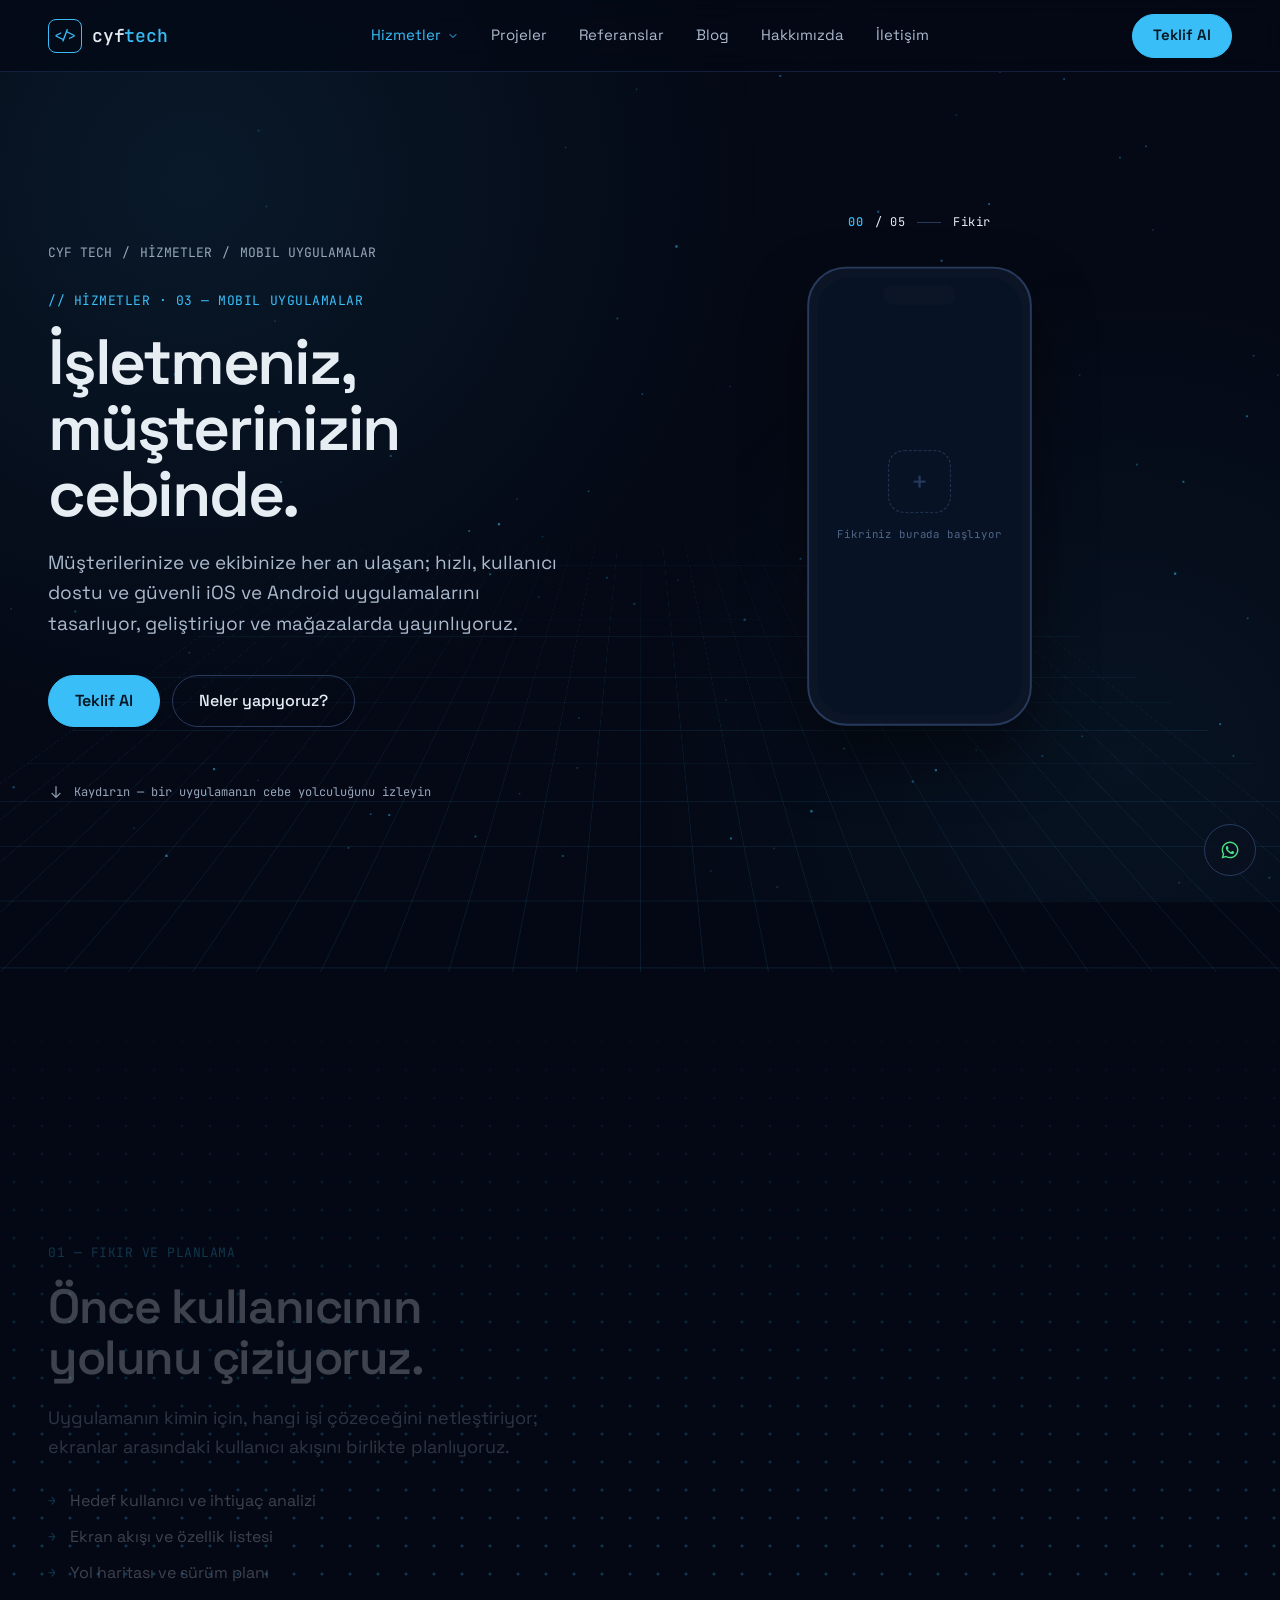
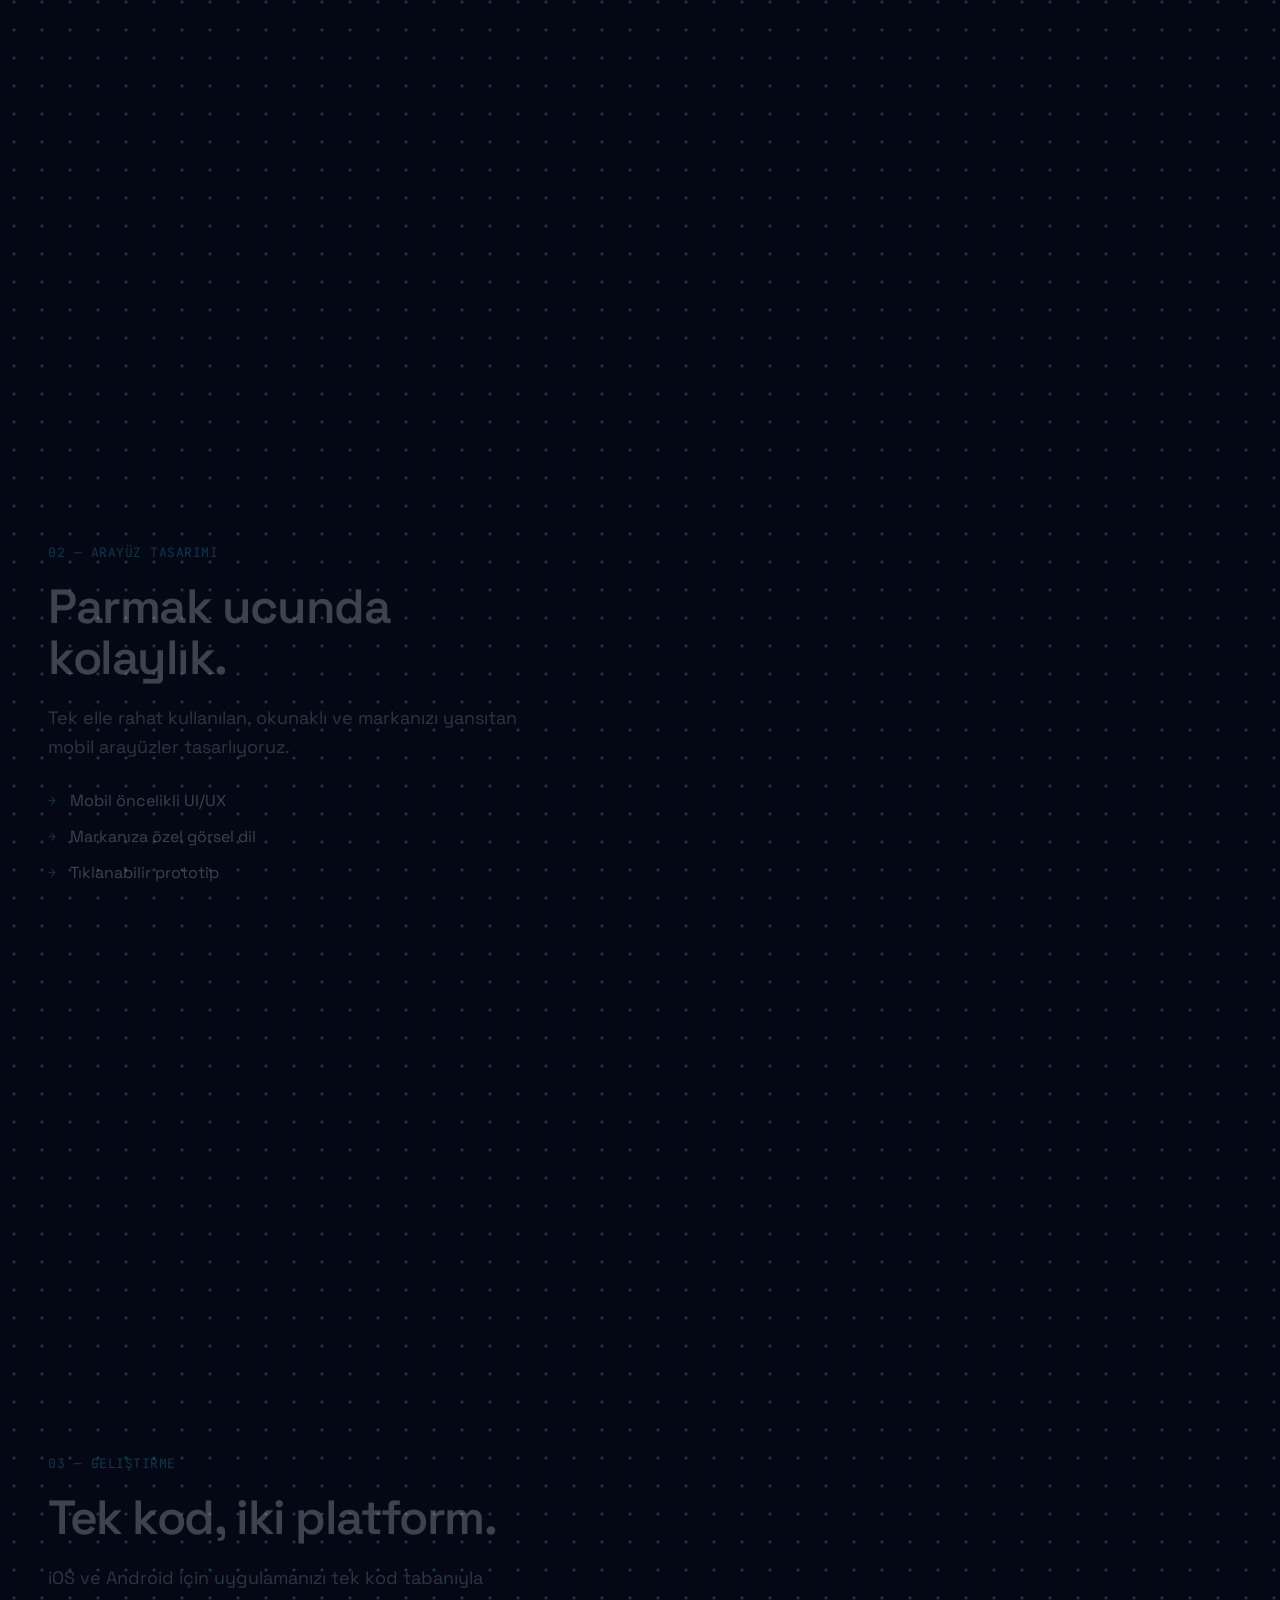
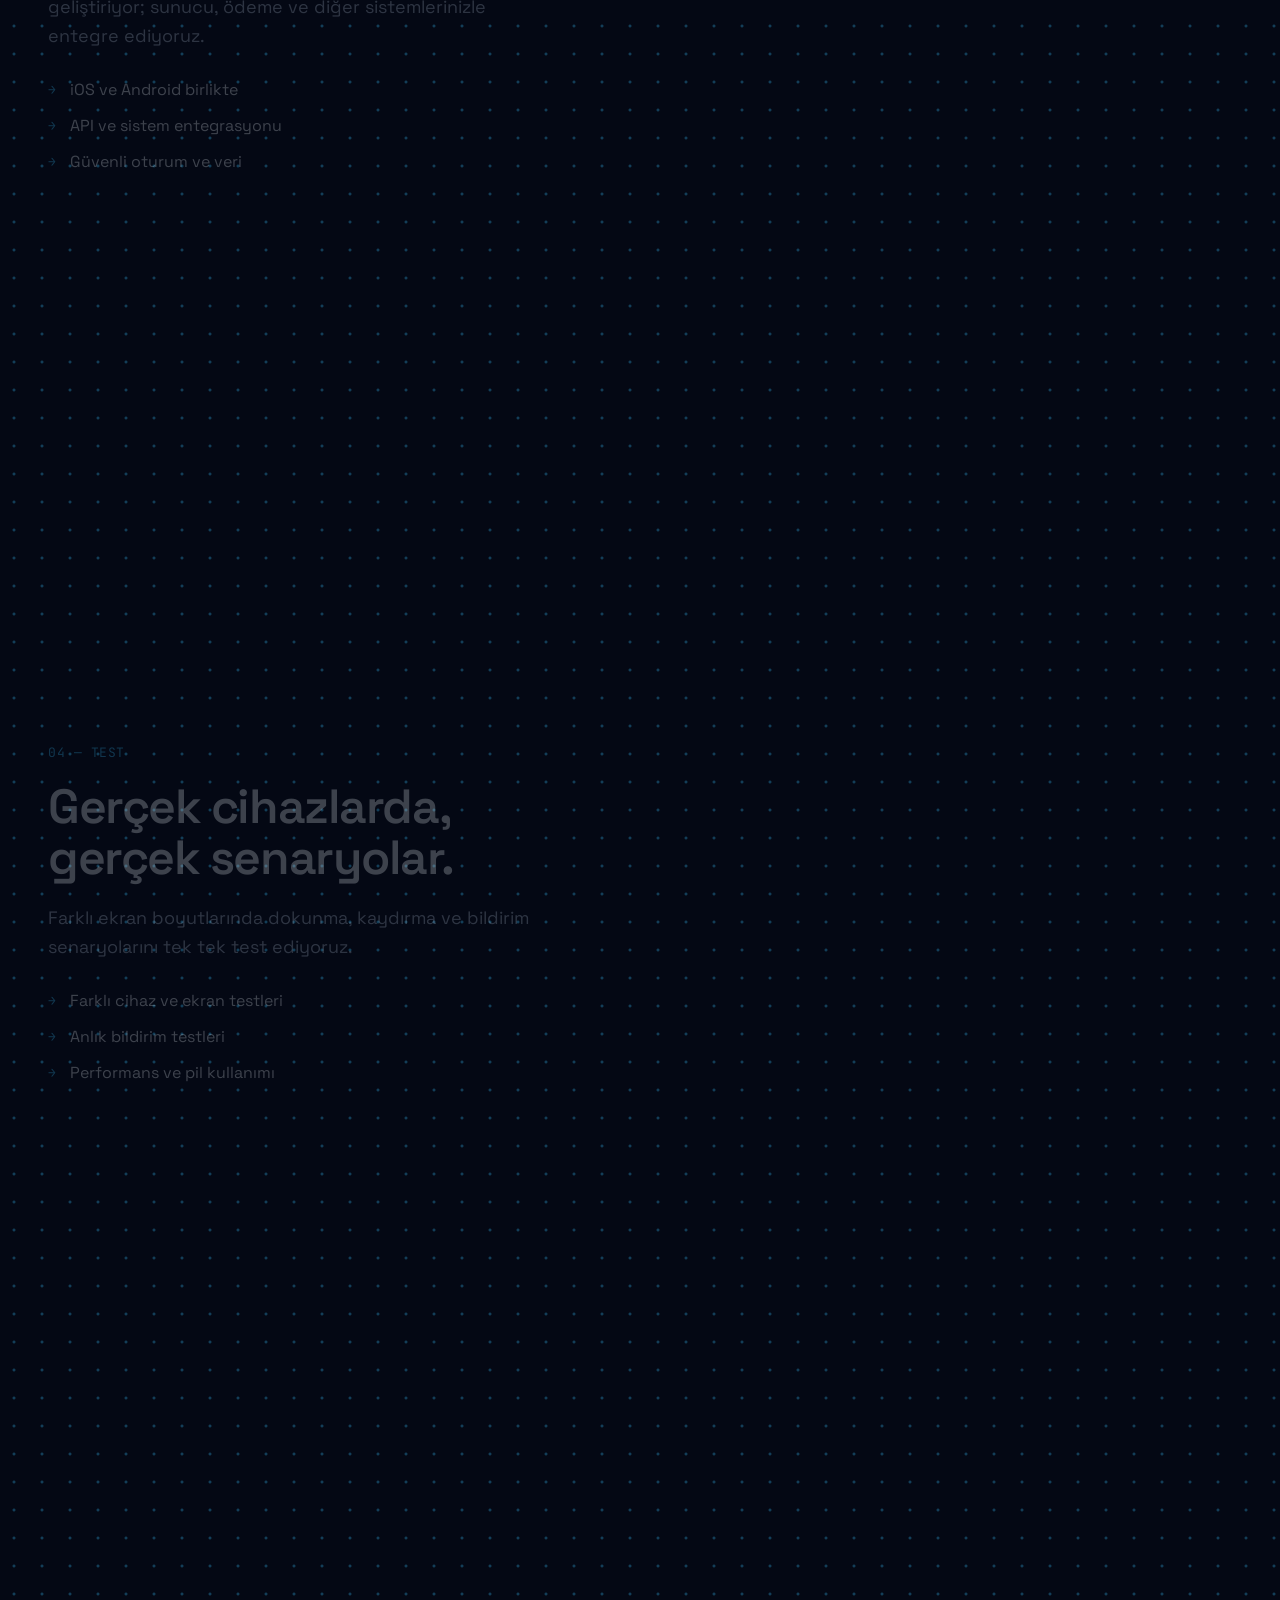
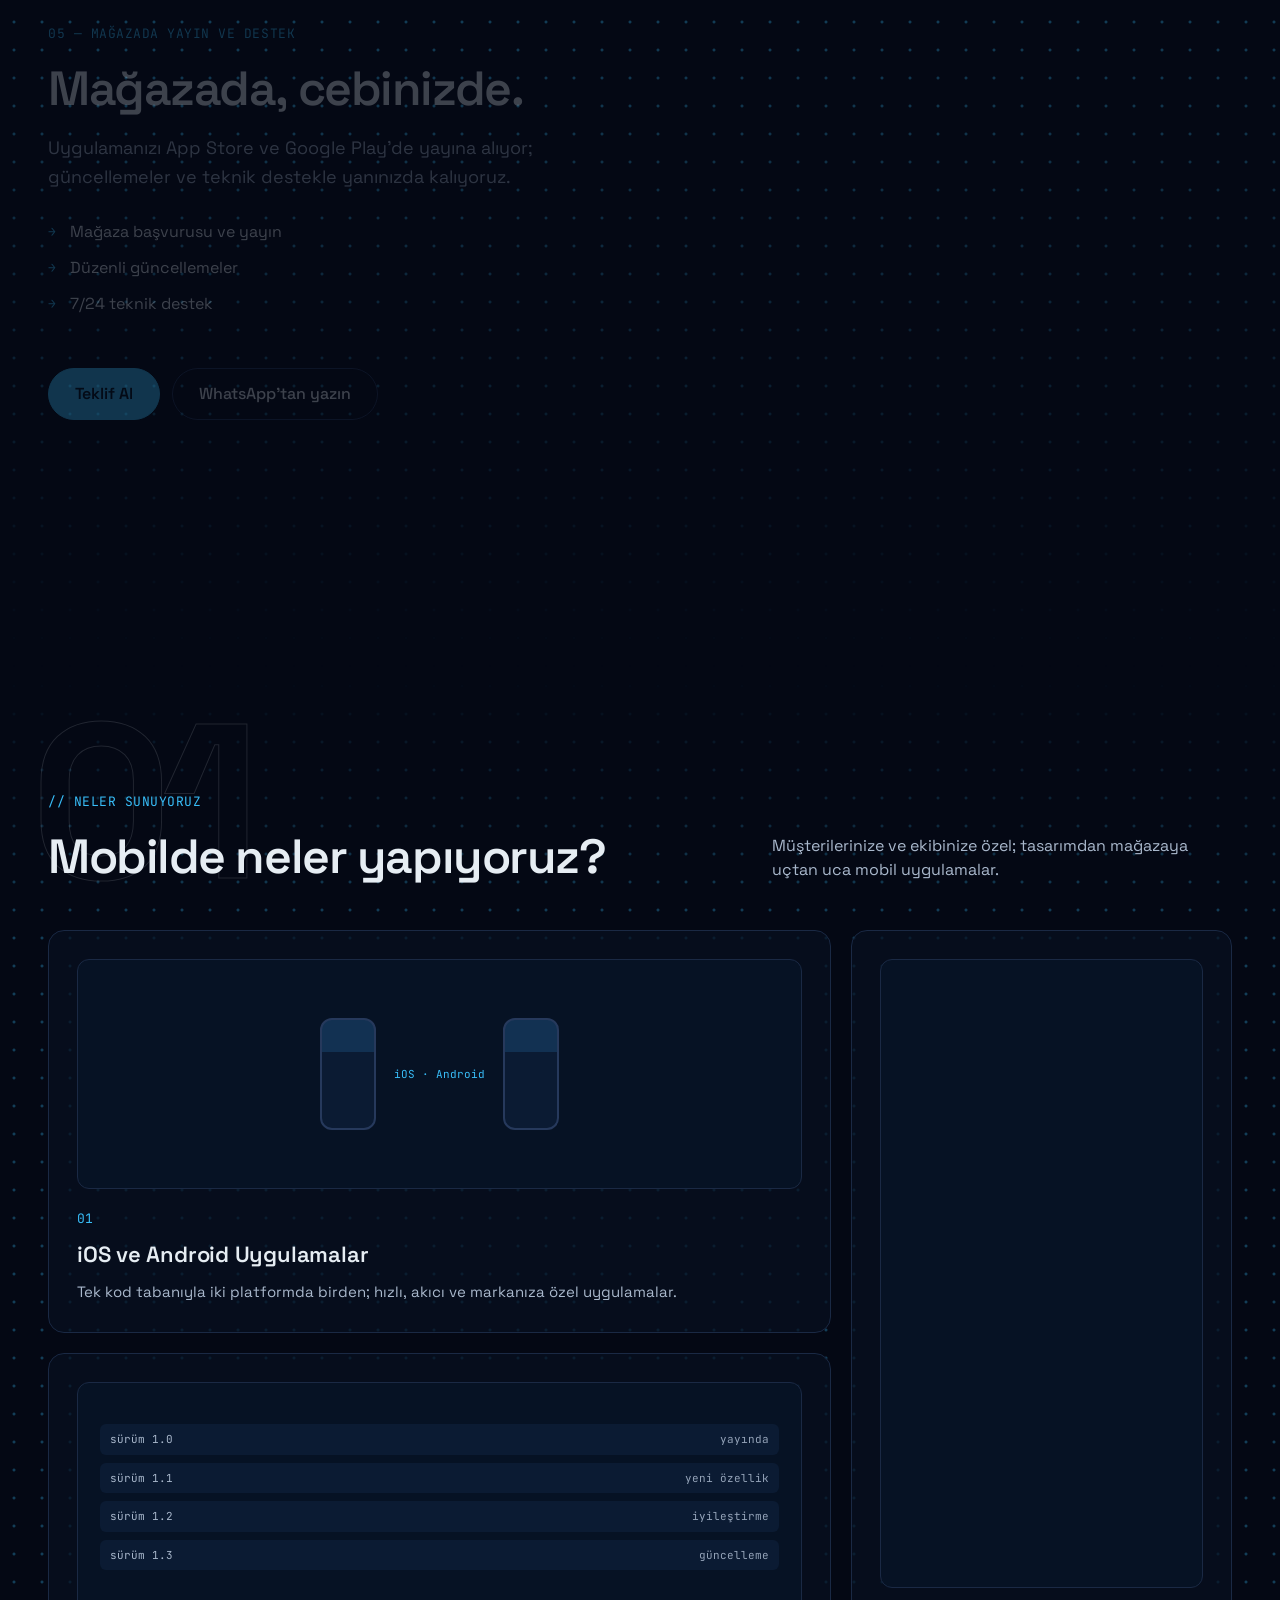
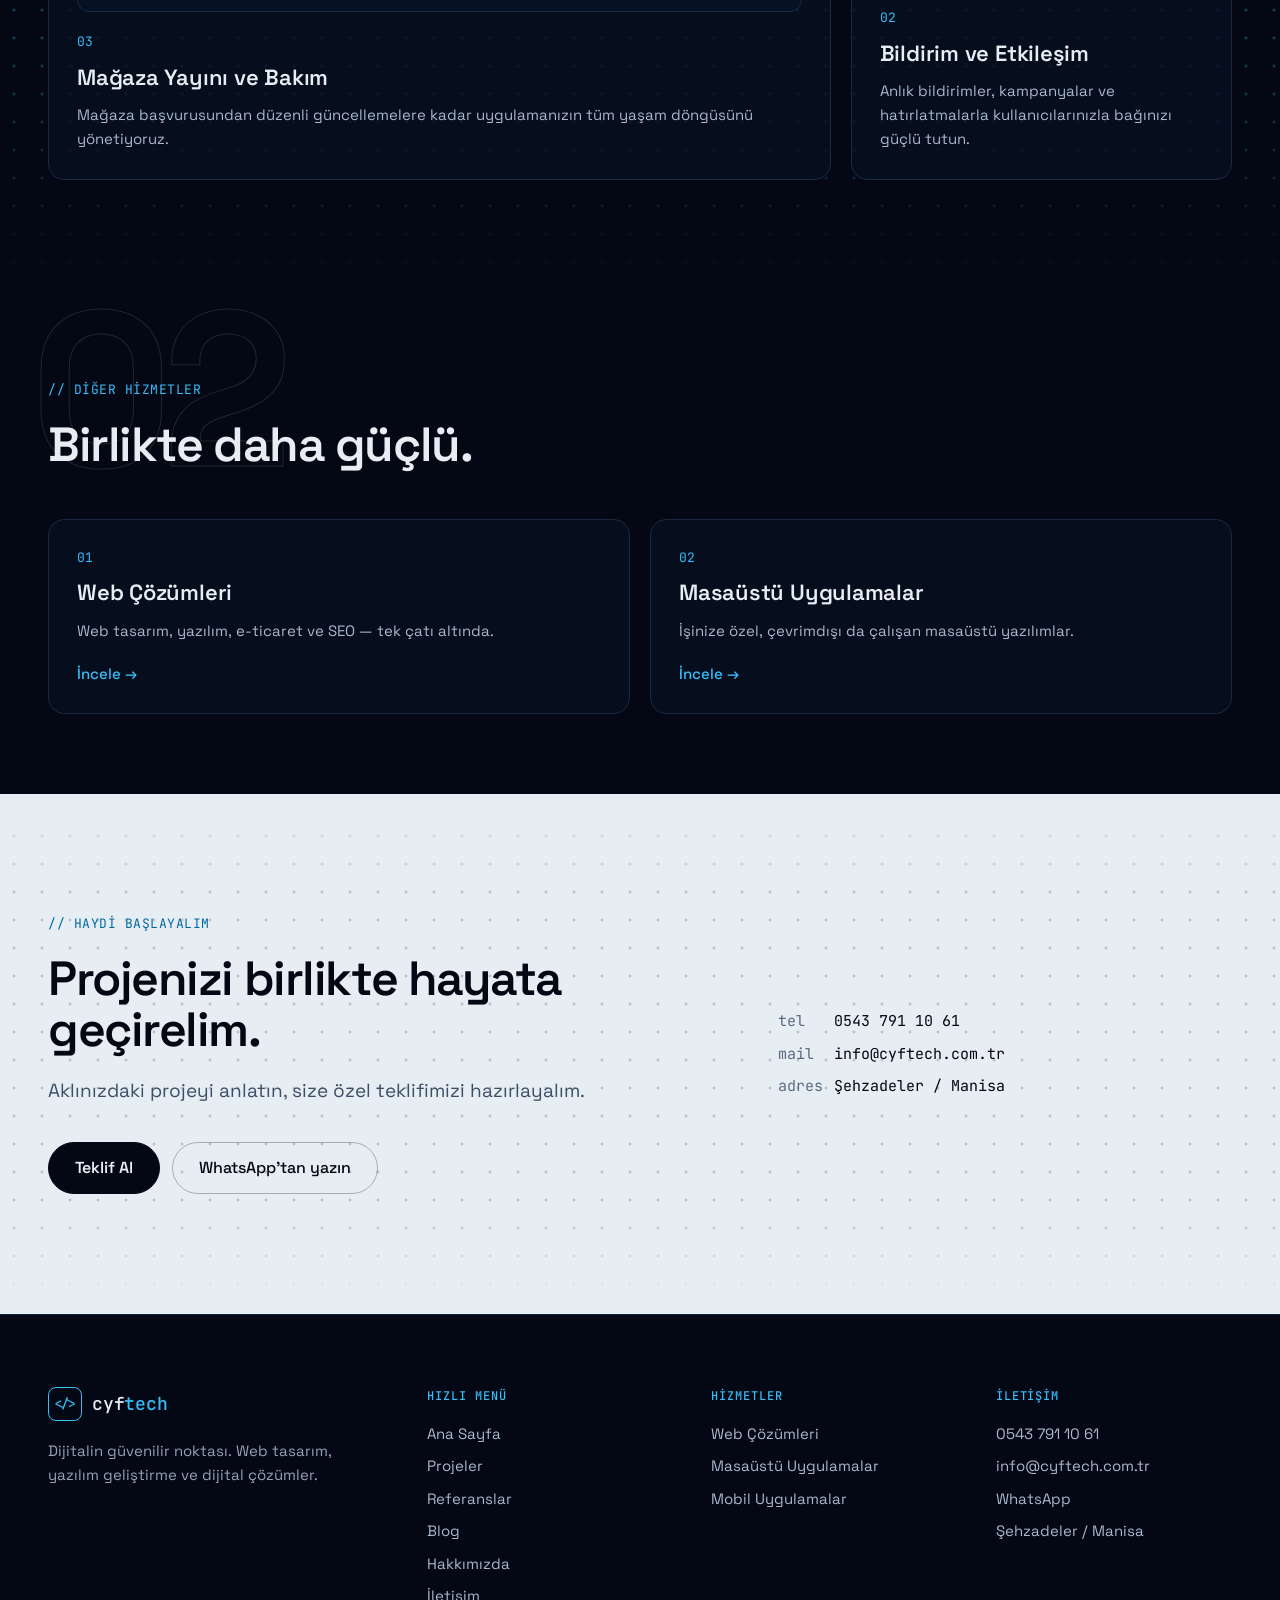
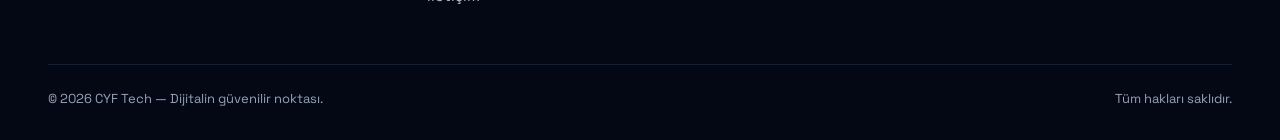
<file: mobil-uygulamalar.html>
<!DOCTYPE html>
<html lang="tr">
<head>
<meta charset="UTF-8">
<meta name="viewport" content="width=device-width, initial-scale=1.0">
<title>Mobil Uygulamalar — iOS ve Android | CYF Tech</title>
<meta name="description" content="CYF Tech mobil uygulama geliştirme: iOS ve Android için hızlı, kullanıcı dostu ve güvenli uygulamalar; tasarımdan mağazada yayına uçtan uca.">
<meta name="theme-color" content="#040814">
<meta property="og:title" content="Mobil Uygulamalar — iOS ve Android | CYF Tech">
<meta property="og:description" content="CYF Tech mobil uygulama geliştirme: iOS ve Android için hızlı, kullanıcı dostu ve güvenli uygulamalar; tasarımdan mağazada yayına uçtan uca.">
<meta property="og:type" content="website">
<link rel="icon" type="image/png" href="assets/img/logo/ico.png">
<link rel="preconnect" href="https://fonts.googleapis.com">
<link rel="preconnect" href="https://fonts.gstatic.com" crossorigin>
<link rel="stylesheet" href="https://fonts.googleapis.com/css2?family=JetBrains+Mono:wght@400;500;700&amp;family=Space+Grotesk:wght@400;500;600;700&amp;display=swap">
<link rel="stylesheet" href="assets/css/site.css?v=20261023">
<link rel="stylesheet" href="assets/css/scrolly.css?v=20261023">
<link rel="stylesheet" href="assets/css/mobil-uygulamalar.css?v=20261023">
<script src="assets/js/site.js?v=20261023" defer></script>
<script src="assets/js/ambient.js?v=20261023" defer></script>
<script src="assets/js/scrolly.js?v=20261023" defer></script>
</head>
<body>
<a class="sr-only" href="#icerik">İçeriğe geç</a>
<header class="site-head">
  <a class="logo" href="index.html" aria-label="CYF Tech ana sayfa"><span class="logo-mark">&lt;/&gt;</span><span class="logo-word">cyf<span>tech</span></span></a>
  <nav class="nav" aria-label="Ana menü">
    <div class="nav-dd is-current">
      <button type="button" aria-haspopup="true">Hizmetler <svg width="12" height="12" viewBox="0 0 24 24" fill="none" stroke="currentColor" stroke-width="2" stroke-linecap="round" stroke-linejoin="round" aria-hidden="true"><path d="M6 9l6 6 6-6"/></svg></button>
      <div class="dd-menu"><a href="web-cozumleri.html"><span class="num">01</span><span><b>Web Çözümleri</b><small>Web tasarım, yazılım, e-ticaret ve SEO — tek çatı altında.</small></span></a><a href="masaustu-uygulamalar.html"><span class="num">02</span><span><b>Masaüstü Uygulamalar</b><small>İşinize özel, çevrimdışı da çalışan masaüstü yazılımlar.</small></span></a><a href="mobil-uygulamalar.html" aria-current="page"><span class="num">03</span><span><b>Mobil Uygulamalar</b><small>iOS ve Android için hızlı, kullanıcı dostu uygulamalar.</small></span></a></div>
    </div>
    <a href="projelerimiz.html">Projeler</a>
    <a href="referanslar.html">Referanslar</a>
    <a href="blog.html">Blog</a>
    <a href="hakkimizda.html">Hakkımızda</a>
    <a href="iletisim.html">İletişim</a>
  </nav>
  <div class="head-actions">
    <a class="btn btn-primary btn-sm" href="iletisim.html">Teklif Al</a>
    <button class="menu-btn" type="button" aria-label="Menüyü aç" aria-expanded="false" aria-controls="mnav"><svg width="20" height="20" viewBox="0 0 24 24" fill="none" stroke="currentColor" stroke-width="1.8" stroke-linecap="round" aria-hidden="true"><path d="M4 7h16M4 12h16M4 17h16"/></svg></button>
  </div>
  
</header>
<nav class="mnav" id="mnav" aria-label="Mobil menü">
  <a href="index.html">Ana Sayfa</a>
  <div class="mnav-label">HİZMETLER</div>
  <a href="web-cozumleri.html">Web Çözümleri</a><a href="masaustu-uygulamalar.html">Masaüstü Uygulamalar</a><a href="mobil-uygulamalar.html" aria-current="page">Mobil Uygulamalar</a>
  <div class="mnav-label">KURUMSAL</div>
  <a href="projelerimiz.html">Projeler</a>
  <a href="referanslar.html">Referanslar</a>
  <a href="blog.html">Blog</a>
  <a href="hakkimizda.html">Hakkımızda</a>
  <a href="iletisim.html">İletişim</a>
  <a class="btn btn-primary" href="iletisim.html">Teklif Al</a>
</nav>
<main id="icerik">
<section class="wt" aria-label="Mobil Uygulamalar süreci">
  <div class="wt-bg" aria-hidden="true"><div class="floor"><div><div></div></div></div><div class="grid dots"></div></div>

  <div class="wt-steps">
    <div class="wt-step on" data-name="Fikir" data-state="">
      <div class="crumbs"><a href="index.html">CYF TECH</a><span>/</span><span>HİZMETLER</span><span>/</span><span>MOBIL UYGULAMALAR</span></div>
      <div class="eyebrow">// HİZMETLER · 03 — MOBIL UYGULAMALAR</div>
      <h1 class="h1">İşletmeniz, müşterinizin cebinde.</h1>
      <p class="lead">Müşterilerinize ve ekibinize her an ulaşan; hızlı, kullanıcı dostu ve güvenli iOS ve Android uygulamalarını tasarlıyor, geliştiriyor ve mağazalarda yayınlıyoruz.</p>
      <div class="btn-row"><a class="btn btn-primary" href="iletisim.html">Teklif Al</a><a class="btn" href="#neler">Neler yapıyoruz?</a></div>
      <div class="wt-hint"><svg width="16" height="16" viewBox="0 0 24 24" fill="none" stroke="currentColor" stroke-width="1.8" stroke-linecap="round" stroke-linejoin="round" aria-hidden="true"><path d="M12 4v16M6 14l6 6 6-6"/></svg>Kaydırın — bir uygulamanın cebe yolculuğunu izleyin</div>
    </div>
      <div class="wt-step" data-name="Fikir ve Planlama" data-state="">
        <div class="eyebrow">01 — FIKIR VE PLANLAMA</div>
        <h2>Önce kullanıcının yolunu çiziyoruz.</h2>
        <p>Uygulamanın kimin için, hangi işi çözeceğini netleştiriyor; ekranlar arasındaki kullanıcı akışını birlikte planlıyoruz.</p>
        <ul class="arrow-list"><li>Hedef kullanıcı ve ihtiyaç analizi</li><li>Ekran akışı ve özellik listesi</li><li>Yol haritası ve sürüm planı</li></ul>
      </div>
      <div class="wt-step" data-name="Arayüz Tasarımı" data-state="">
        <div class="eyebrow">02 — ARAYÜZ TASARIMI</div>
        <h2>Parmak ucunda kolaylık.</h2>
        <p>Tek elle rahat kullanılan, okunaklı ve markanızı yansıtan mobil arayüzler tasarlıyoruz.</p>
        <ul class="arrow-list"><li>Mobil öncelikli UI/UX</li><li>Markanıza özel görsel dil</li><li>Tıklanabilir prototip</li></ul>
      </div>
      <div class="wt-step" data-name="Geliştirme" data-state="is-dual">
        <div class="eyebrow">03 — GELIŞTIRME</div>
        <h2>Tek kod, iki platform.</h2>
        <p>iOS ve Android için uygulamanızı tek kod tabanıyla geliştiriyor; sunucu, ödeme ve diğer sistemlerinizle entegre ediyoruz.</p>
        <ul class="arrow-list"><li>iOS ve Android birlikte</li><li>API ve sistem entegrasyonu</li><li>Güvenli oturum ve veri</li></ul>
      </div>
      <div class="wt-step" data-name="Test" data-state="is-test">
        <div class="eyebrow">04 — TEST</div>
        <h2>Gerçek cihazlarda, gerçek senaryolar.</h2>
        <p>Farklı ekran boyutlarında dokunma, kaydırma ve bildirim senaryolarını tek tek test ediyoruz.</p>
        <ul class="arrow-list"><li>Farklı cihaz ve ekran testleri</li><li>Anlık bildirim testleri</li><li>Performans ve pil kullanımı</li></ul>
      </div>
      <div class="wt-step" data-name="Mağazada Yayın ve Destek" data-state="is-live">
        <div class="eyebrow">05 — MAĞAZADA YAYIN VE DESTEK</div>
        <h2>Mağazada, cebinizde.</h2>
        <p>Uygulamanızı App Store ve Google Play’de yayına alıyor; güncellemeler ve teknik destekle yanınızda kalıyoruz.</p>
        <ul class="arrow-list"><li>Mağaza başvurusu ve yayın</li><li>Düzenli güncellemeler</li><li>7/24 teknik destek</li></ul><div class="btn-row"><a class="btn btn-primary" href="iletisim.html">Teklif Al</a><a class="btn" href="https://wa.me/905437911061" target="_blank" rel="noopener">WhatsApp'tan yazın</a></div>
      </div>
  </div>

  <div class="wt-stage" data-wt-stage aria-hidden="true">
    <div class="wt-label"><b data-wt-num>00</b><span>/ 05</span><i></i><span data-wt-name>Fikir</span></div>
    <div class="wt-fit" data-wt-fit>
      <div class="wt-rig" data-wt-rig>
        <div class="mb-flow" data-on="1"><svg viewBox="0 0 640 520" aria-hidden="true"><path d="M116 115 C160 115 170 130 205 140"/><path d="M116 365 C160 365 170 350 205 340"/><path d="M435 140 C470 130 480 115 520 115"/><path d="M435 340 C470 350 480 365 520 365"/></svg><div class="scr" style="--i:0;left:30px;top:40px"><i class="big"></i><i></i><i style="width:60%"></i><i></i><b>Karşılama</b></div><div class="scr" style="--i:1;left:30px;top:290px"><i class="big"></i><i></i><i style="width:60%"></i><i></i><b>Giriş</b></div><div class="scr" style="--i:2;left:520px;top:40px"><i class="big"></i><i></i><i style="width:60%"></i><i></i><b>Ana sayfa</b></div><div class="scr" style="--i:3;left:520px;top:290px"><i class="big"></i><i></i><i style="width:60%"></i><i></i><b>Profil</b></div></div>
        <div class="mb-phone b"><div class="mb-screen"><div class="mb-notch"></div><div class="sx-layer show"><div class="mb-ui">
              <div class="mb-hi pop" style="--i:0"><span><i></i><b></b></span><em></em></div>
              <div class="mb-car pop" style="--i:1"><div class="mb-car-track"><div class="mb-card" style="background:linear-gradient(135deg,#0EA5E9,#1E3A8A)"><i></i><b></b></div><div class="mb-card" style="background:linear-gradient(135deg,#8B5CF6,#312E81)"><i></i><b></b></div><div class="mb-card" style="background:linear-gradient(135deg,#10B981,#064E3B)"><i></i><b></b></div></div></div>
              <div class="mb-dots pop" style="--i:2"><i></i><i></i><i></i></div>
              <div class="mb-list"><div class="mb-item pop" style="--i:4"><em style="background:#123152"></em><span><i></i><b></b></span><span class="mb-ripple"></span></div><div class="mb-item pop" style="--i:5"><em style="background:#2B2250"></em><span><i></i><b></b></span><span class="mb-ripple"></span></div><div class="mb-item pop" style="--i:6"><em style="background:#12362C"></em><span><i></i><b></b></span><span class="mb-ripple"></span></div></div>
              <div class="mb-tabs pop" style="--i:7"><i></i><i></i><i></i><i></i></div>
            </div></div></div></div>
        <div class="mb-phone a"><div class="mb-screen"><div class="mb-notch"></div>
          <div class="sx-layer mb-idea" data-on="0"><i>+</i>Fikriniz burada başlıyor</div>
          <div class="sx-layer" data-on="1"><div class="mb-wire"><i style="height:24px;width:60%"></i><i style="height:110px"></i><i style="height:40px"></i><i style="height:40px"></i><i style="height:40px"></i></div></div>
          <div class="sx-layer" data-on="2 3 4"><div class="mb-ui">
              <div class="mb-hi pop" style="--i:0"><span><i></i><b></b></span><em></em></div>
              <div class="mb-car pop" style="--i:1"><div class="mb-car-track"><div class="mb-card" style="background:linear-gradient(135deg,#0EA5E9,#1E3A8A)"><i></i><b></b></div><div class="mb-card" style="background:linear-gradient(135deg,#8B5CF6,#312E81)"><i></i><b></b></div><div class="mb-card" style="background:linear-gradient(135deg,#10B981,#064E3B)"><i></i><b></b></div></div></div>
              <div class="mb-dots pop" style="--i:2"><i></i><i></i><i></i></div>
              <div class="mb-list"><div class="mb-item pop" style="--i:4"><em style="background:#123152"></em><span><i></i><b></b></span><span class="mb-ripple"></span></div><div class="mb-item pop" style="--i:5"><em style="background:#2B2250"></em><span><i></i><b></b></span><span class="mb-ripple"></span></div><div class="mb-item pop" style="--i:6"><em style="background:#12362C"></em><span><i></i><b></b></span><span class="mb-ripple"></span></div></div>
              <div class="mb-tabs pop" style="--i:7"><i></i><i></i><i></i><i></i></div>
            </div><div class="mb-push"><em></em><div><b>Siparişiniz kargoya verildi</b><small>Takip etmek için dokunun</small></div></div></div>
          <div class="sx-layer" data-on="5"><div class="mb-home"><i></i><i></i><i></i><i></i><i></i><i></i><i></i><i></i><i></i><i class="me"></i><i></i><i></i><i></i><i></i><i></i><i></i></div></div>
        </div></div>
        <div class="mb-os"><b>iOS</b> &nbsp;·&nbsp; tek kod tabanı &nbsp;·&nbsp; <b>Android</b></div>
        <div class="wt-ov mb-o-l" data-on="2"><div class="chip float"><span class="dot"></span><div><b>Tek elle kullanım</b><small>Başparmak dostu yerleşim</small></div></div></div>
        <div class="wt-ov mb-o-r" data-on="2"><div class="chip float" style="animation-delay:-1.4s"><span class="wt-aa">Aa</span><div><b>Markanıza özel</b><small>Renk, ikon, tipografi</small></div></div></div>
        <div class="wt-ov mb-o-c" data-on="3"><div class="chip float"><span class="tag">{ }</span><div><b>Tek kod tabanı</b><small>Daha hızlı, daha ekonomik</small></div></div></div>
        <div class="wt-ov mb-o-l" data-on="4"><div class="chip float"><span class="tag">rwd</span><div><b>Farklı ekranlar</b><small>Küçükten büyüğe tüm cihazlar</small></div></div></div>
        <div class="wt-ov mb-o-r" data-on="4"><div class="chip float" style="animation-delay:-1.4s"><span class="tag">!</span><div><b>Anlık bildirim</b><small>Doğru anda doğru mesaj</small></div></div></div>
        <div class="wt-ov mb-store sx-panel" data-on="5"><h4>UYGULAMA MAĞAZALARI</h4><div class="row"><span class="ic"></span><div><b>Uygulamanız</b><small>App Store · Google Play</small></div></div><div class="mb-get"><span class="y">Yükle</span><span class="p"><i></i><em>İndiriliyor…</em></span><span class="o">Aç</span></div></div>
        <div class="wt-ov mb-o-r2" data-on="5"><div class="chip float" style="animation-delay:-1.4s"><span class="dot"></span><div><b>Güncellemeler</b><small>Düzenli bakım ve destek</small></div></div></div>
      </div>
    </div>
  </div>
</section>

<div id="neler"></div><section class="section">
  <div class="bg-layer bg-dots bg-fade" aria-hidden="true"></div>
  <div class="wrap">
    <div class="sec-head" data-num="01"><div><div class="eyebrow">// NELER SUNUYORUZ</div><h2 class="h2">Mobilde neler yapıyoruz?</h2></div><p class="muted">Müşterilerinize ve ekibinize özel; tasarımdan mağazaya uçtan uca mobil uygulamalar.</p></div>
    <div class="bento">
      <div class="card reveal">
        <div class="demo demo-twin" aria-hidden="true"><i></i><span>iOS · Android</span><i></i></div>
        <span class="num">01</span><h3 class="h3">iOS ve Android Uygulamalar</h3><p>Tek kod tabanıyla iki platformda birden; hızlı, akıcı ve markanıza özel uygulamalar.</p>
      </div>
      <div class="card reveal">
        <div class="demo demo-push" aria-hidden="true"><div style="--i:0"><em></em>Yeni kampanya başladı</div><div style="--i:1"><em></em>Randevunuz yarın 10:00’da</div><div style="--i:2"><em></em>Siparişiniz yolda</div></div>
        <span class="num">02</span><h3 class="h3">Bildirim ve Etkileşim</h3><p>Anlık bildirimler, kampanyalar ve hatırlatmalarla kullanıcılarınızla bağınızı güçlü tutun.</p>
      </div>
      <div class="card reveal">
        <div class="demo demo-ver" aria-hidden="true"><div style="--i:0"><span>sürüm 1.0</span><b>yayında</b></div><div style="--i:1"><span>sürüm 1.1</span><b>yeni özellik</b></div><div style="--i:2"><span>sürüm 1.2</span><b>iyileştirme</b></div><div style="--i:3"><span>sürüm 1.3</span><b>güncelleme</b></div></div>
        <span class="num">03</span><h3 class="h3">Mağaza Yayını ve Bakım</h3><p>Mağaza başvurusundan düzenli güncellemelere kadar uygulamanızın tüm yaşam döngüsünü yönetiyoruz.</p>
      </div>
    </div>
  </div>
</section>

<section class="section-tight">
  <div class="wrap">
    <div class="sec-head" data-num="02"><div><div class="eyebrow">// DİĞER HİZMETLER</div><h2 class="h2">Birlikte daha güçlü.</h2></div></div>
    <div class="cards c2"><a class="card reveal" href="web-cozumleri.html"><span class="num">01</span><h3 class="h3">Web Çözümleri</h3><p>Web tasarım, yazılım, e-ticaret ve SEO — tek çatı altında.</p><span class="more">İncele →</span></a><a class="card reveal" href="masaustu-uygulamalar.html"><span class="num">02</span><h3 class="h3">Masaüstü Uygulamalar</h3><p>İşinize özel, çevrimdışı da çalışan masaüstü yazılımlar.</p><span class="more">İncele →</span></a></div>
  </div>
</section>

<section class="band-light">
  <div class="bg-layer" aria-hidden="true"></div>
  <div class="wrap">
    <div class="cta reveal">
      <div style="position:relative">
        <div class="eyebrow">// HAYDİ BAŞLAYALIM</div>
        <h2 class="h2">Projenizi birlikte hayata geçirelim.</h2>
        <p class="lead" style="margin-top:20px">Aklınızdaki projeyi anlatın, size özel teklifimizi hazırlayalım.</p>
        <div class="btn-row"><a class="btn btn-primary" href="iletisim.html">Teklif Al</a><a class="btn" href="https://wa.me/905437911061" target="_blank" rel="noopener">WhatsApp'tan yazın</a></div>
      </div>
      <div class="contact-lines" style="position:relative">
        <a href="tel:+905437911061"><span class="k">tel</span>0543 791 10 61</a>
        <a href="mailto:info@cyftech.com.tr"><span class="k">mail</span>info@cyftech.com.tr</a>
        <a href="https://maps.app.goo.gl/161gqpBeCkMonnv89" target="_blank" rel="noopener"><span class="k">adres</span>Şehzadeler / Manisa</a>
      </div>
    </div>
  </div>
</section>
</main>
<footer class="site-foot">
  <div class="wrap">
    <div class="foot-grid">
      <div>
        <a class="logo" href="index.html" aria-label="CYF Tech ana sayfa"><span class="logo-mark">&lt;/&gt;</span><span class="logo-word">cyf<span>tech</span></span></a>
        <p>Dijitalin güvenilir noktası. Web tasarım, yazılım geliştirme ve dijital çözümler.</p>
      </div>
      <div>
        <h2>HIZLI MENÜ</h2>
        <ul><li><a href="index.html">Ana Sayfa</a></li><li><a href="projelerimiz.html">Projeler</a></li><li><a href="referanslar.html">Referanslar</a></li><li><a href="blog.html">Blog</a></li><li><a href="hakkimizda.html">Hakkımızda</a></li><li><a href="iletisim.html">İletişim</a></li></ul>
      </div>
      <div>
        <h2>HİZMETLER</h2>
        <ul><li><a href="web-cozumleri.html">Web Çözümleri</a></li><li><a href="masaustu-uygulamalar.html">Masaüstü Uygulamalar</a></li><li><a href="mobil-uygulamalar.html">Mobil Uygulamalar</a></li></ul>
      </div>
      <div>
        <h2>İLETİŞİM</h2>
        <ul><li><a href="tel:+905437911061">0543 791 10 61</a></li><li><a href="mailto:info@cyftech.com.tr">info@cyftech.com.tr</a></li><li><a href="https://wa.me/905437911061" target="_blank" rel="noopener">WhatsApp</a></li><li><a href="https://maps.app.goo.gl/161gqpBeCkMonnv89" target="_blank" rel="noopener">Şehzadeler / Manisa</a></li></ul>
      </div>
    </div>
    <div class="foot-bottom">
      <span>© 2026 CYF Tech — Dijitalin güvenilir noktası.</span>
      <span>Tüm hakları saklıdır.</span>
    </div>
  </div>
</footer>
<a class="wa-fab" href="https://wa.me/905437911061" target="_blank" rel="noopener" aria-label="WhatsApp ile yazın"><svg width="24" height="24" viewBox="0 0 640 640" fill="currentColor" aria-hidden="true"><path d="M476.9 161.1C435 119.1 379.2 96 319.9 96C197.5 96 97.9 195.6 97.9 318C97.9 357.1 108.1 395.3 127.5 429L96 544L213.7 513.1C246.1 530.8 282.6 540.1 319.8 540.1L319.9 540.1C442.2 540.1 544 440.5 544 318.1C544 258.8 518.8 203.1 476.9 161.1zM319.9 502.7C286.7 502.7 254.2 493.8 225.9 477L219.2 473L149.4 491.3L168 423.2L163.6 416.2C145.1 386.8 135.4 352.9 135.4 318C135.4 216.3 218.2 133.5 320 133.5C369.3 133.5 415.6 152.7 450.4 187.6C485.2 222.5 506.6 268.8 506.5 318.1C506.5 419.9 421.6 502.7 319.9 502.7zM421.1 364.5C415.6 361.7 388.3 348.3 383.2 346.5C378.1 344.6 374.4 343.7 370.7 349.3C367 354.9 356.4 367.3 353.1 371.1C349.9 374.8 346.6 375.3 341.1 372.5C308.5 356.2 287.1 343.4 265.6 306.5C259.9 296.7 271.3 297.4 281.9 276.2C283.7 272.5 282.8 269.3 281.4 266.5C280 263.7 268.9 236.4 264.3 225.3C259.8 214.5 255.2 216 251.8 215.8C248.6 215.6 244.9 215.6 241.2 215.6C237.5 215.6 231.5 217 226.4 222.5C221.3 228.1 207 241.5 207 268.8C207 296.1 226.9 322.5 229.6 326.2C232.4 329.9 268.7 385.9 324.4 410C359.6 425.2 373.4 426.5 391 423.9C401.7 422.3 423.8 410.5 428.4 397.5C433 384.5 433 373.4 431.6 371.1C430.3 368.6 426.6 367.2 421.1 364.5z"/></svg></a>
</body>
</html>
</file>
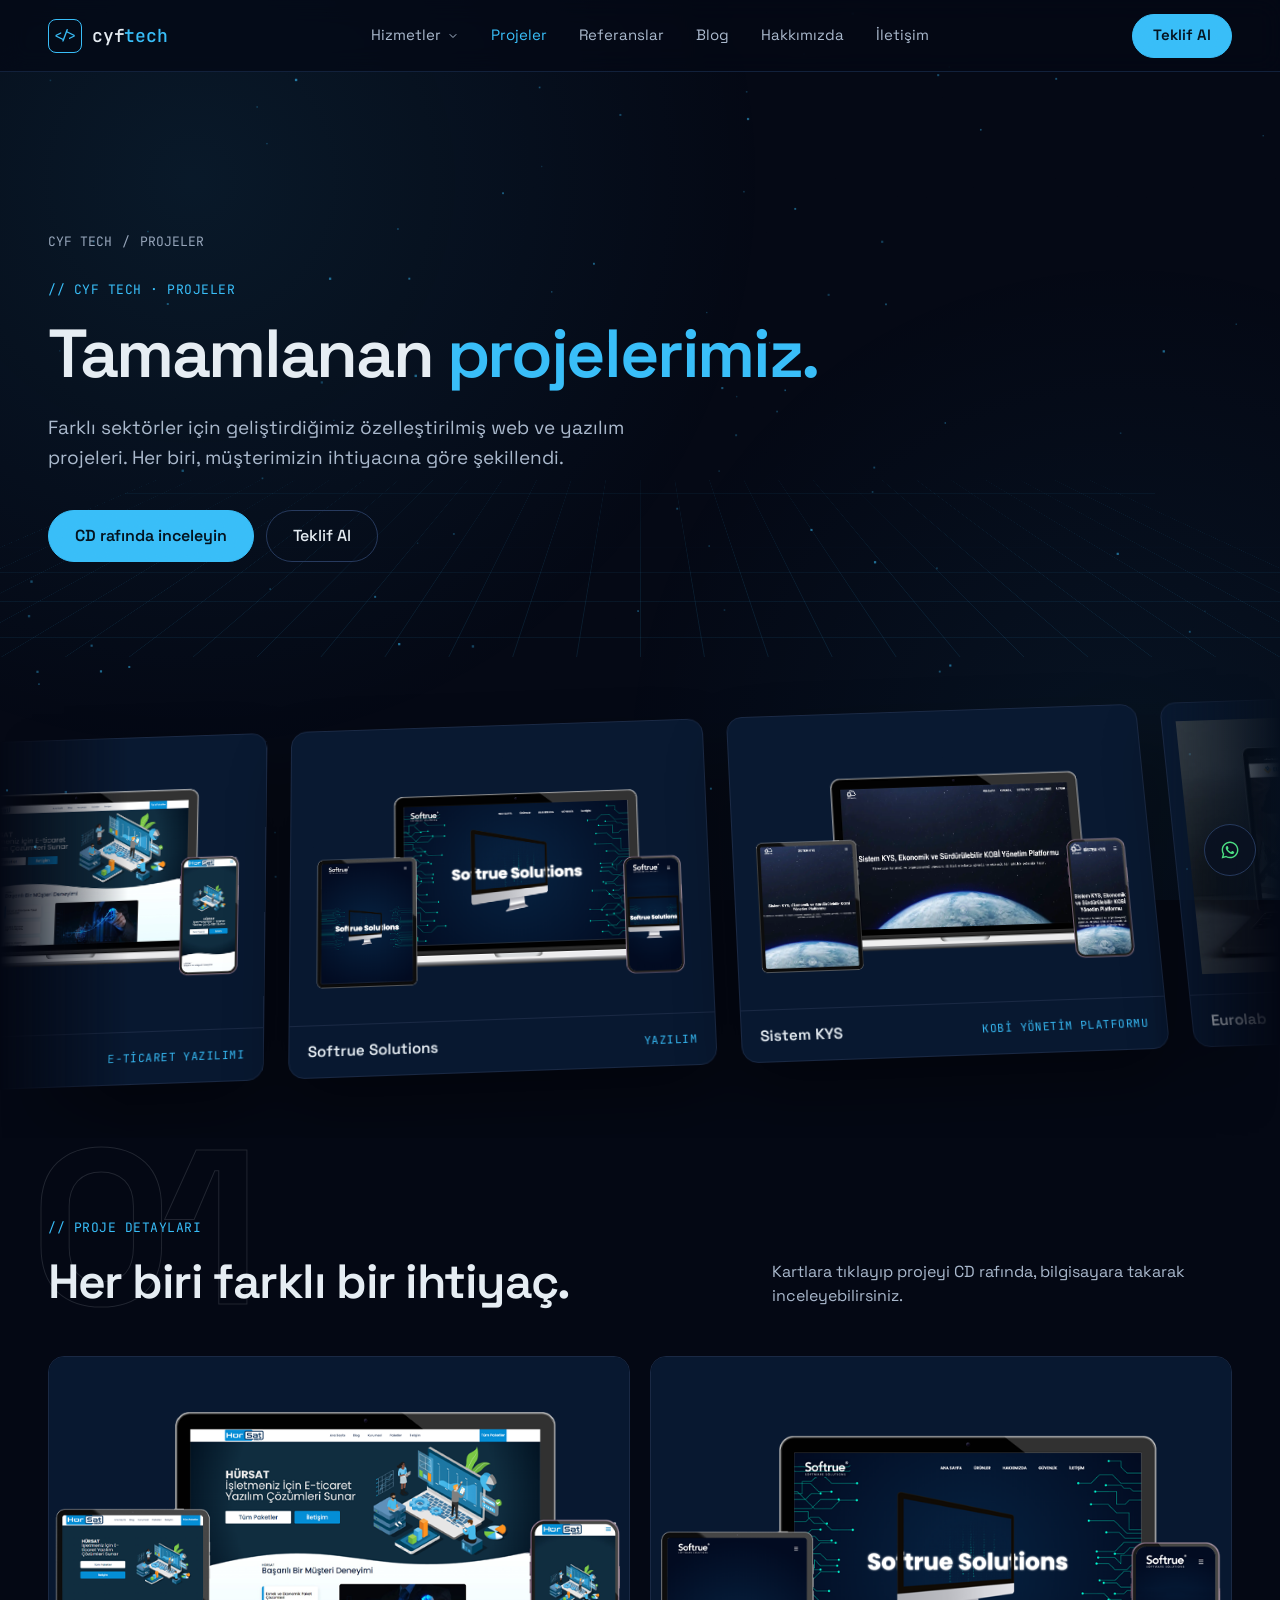
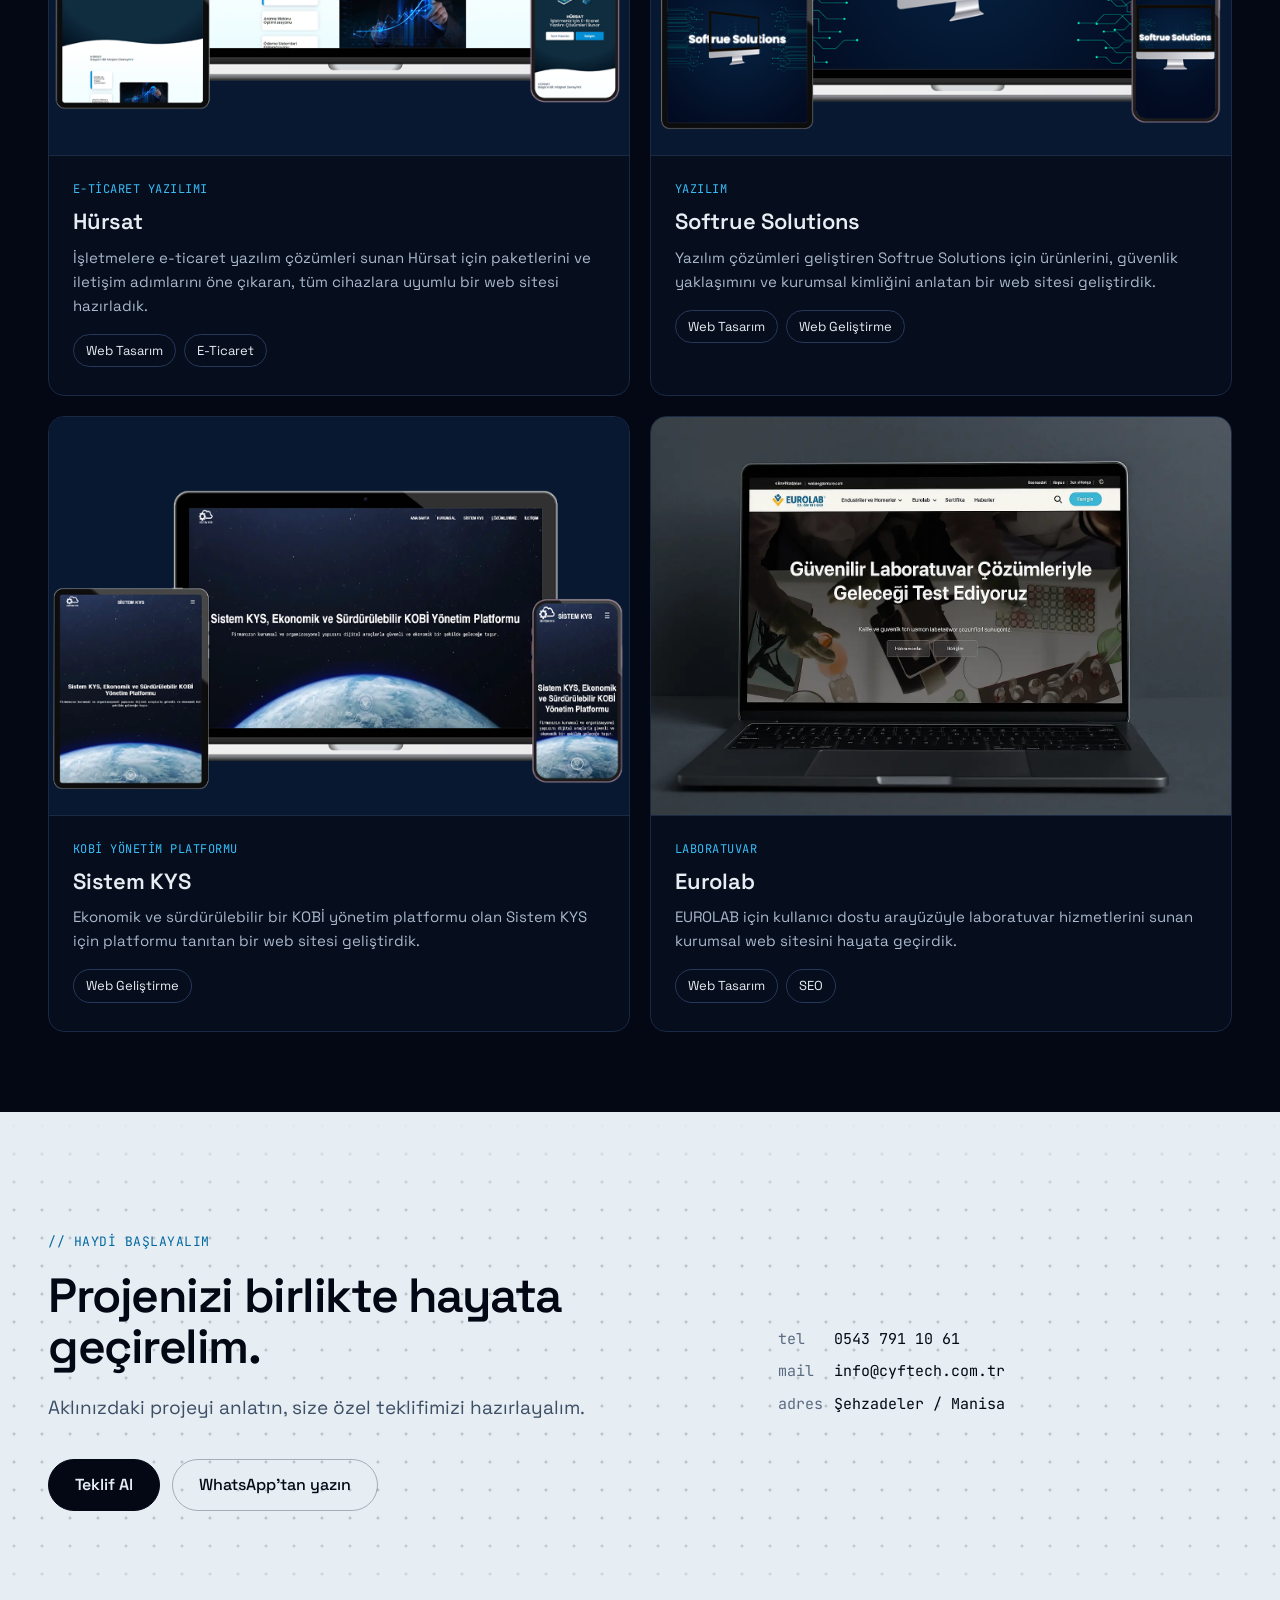
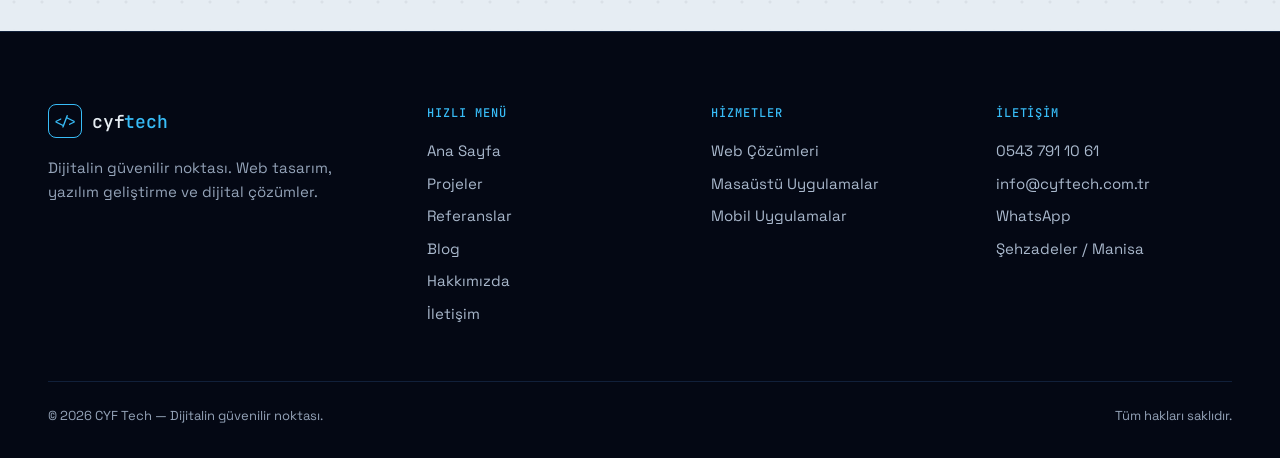
<file: projelerimiz.html>
<!DOCTYPE html>
<html lang="tr">
<head>
<meta charset="UTF-8">
<meta name="viewport" content="width=device-width, initial-scale=1.0">
<title>Projelerimiz — CYF Tech</title>
<meta name="description" content="CYF Tech’in tamamladığı projeler: Hürsat, Softrue Solutions, Sistem KYS ve Eurolab için web tasarım ve yazılım çalışmaları.">
<meta name="theme-color" content="#040814">
<meta property="og:title" content="Projelerimiz — CYF Tech">
<meta property="og:description" content="CYF Tech’in tamamladığı projeler: Hürsat, Softrue Solutions, Sistem KYS ve Eurolab için web tasarım ve yazılım çalışmaları.">
<meta property="og:type" content="website">
<link rel="icon" type="image/png" href="assets/img/logo/ico.png">
<link rel="preconnect" href="https://fonts.googleapis.com">
<link rel="preconnect" href="https://fonts.gstatic.com" crossorigin>
<link rel="stylesheet" href="https://fonts.googleapis.com/css2?family=JetBrains+Mono:wght@400;500;700&amp;family=Space+Grotesk:wght@400;500;600;700&amp;display=swap">
<link rel="stylesheet" href="assets/css/site.css?v=20261023">
<script src="assets/js/site.js?v=20261023" defer></script>
<script src="assets/js/ambient.js?v=20261023" defer></script>
</head>
<body>
<a class="sr-only" href="#icerik">İçeriğe geç</a>
<header class="site-head">
  <a class="logo" href="index.html" aria-label="CYF Tech ana sayfa"><span class="logo-mark">&lt;/&gt;</span><span class="logo-word">cyf<span>tech</span></span></a>
  <nav class="nav" aria-label="Ana menü">
    <div class="nav-dd">
      <button type="button" aria-haspopup="true">Hizmetler <svg width="12" height="12" viewBox="0 0 24 24" fill="none" stroke="currentColor" stroke-width="2" stroke-linecap="round" stroke-linejoin="round" aria-hidden="true"><path d="M6 9l6 6 6-6"/></svg></button>
      <div class="dd-menu"><a href="web-cozumleri.html"><span class="num">01</span><span><b>Web Çözümleri</b><small>Web tasarım, yazılım, e-ticaret ve SEO — tek çatı altında.</small></span></a><a href="masaustu-uygulamalar.html"><span class="num">02</span><span><b>Masaüstü Uygulamalar</b><small>İşinize özel, çevrimdışı da çalışan masaüstü yazılımlar.</small></span></a><a href="mobil-uygulamalar.html"><span class="num">03</span><span><b>Mobil Uygulamalar</b><small>iOS ve Android için hızlı, kullanıcı dostu uygulamalar.</small></span></a></div>
    </div>
    <a href="projelerimiz.html" aria-current="page">Projeler</a>
    <a href="referanslar.html">Referanslar</a>
    <a href="blog.html">Blog</a>
    <a href="hakkimizda.html">Hakkımızda</a>
    <a href="iletisim.html">İletişim</a>
  </nav>
  <div class="head-actions">
    <a class="btn btn-primary btn-sm" href="iletisim.html">Teklif Al</a>
    <button class="menu-btn" type="button" aria-label="Menüyü aç" aria-expanded="false" aria-controls="mnav"><svg width="20" height="20" viewBox="0 0 24 24" fill="none" stroke="currentColor" stroke-width="1.8" stroke-linecap="round" aria-hidden="true"><path d="M4 7h16M4 12h16M4 17h16"/></svg></button>
  </div>
  
</header>
<nav class="mnav" id="mnav" aria-label="Mobil menü">
  <a href="index.html">Ana Sayfa</a>
  <div class="mnav-label">HİZMETLER</div>
  <a href="web-cozumleri.html">Web Çözümleri</a><a href="masaustu-uygulamalar.html">Masaüstü Uygulamalar</a><a href="mobil-uygulamalar.html">Mobil Uygulamalar</a>
  <div class="mnav-label">KURUMSAL</div>
  <a href="projelerimiz.html" aria-current="page">Projeler</a>
  <a href="referanslar.html">Referanslar</a>
  <a href="blog.html">Blog</a>
  <a href="hakkimizda.html">Hakkımızda</a>
  <a href="iletisim.html">İletişim</a>
  <a class="btn btn-primary" href="iletisim.html">Teklif Al</a>
</nav>
<main id="icerik">
<section class="page-hero">
  <div class="floor" aria-hidden="true"><div><div></div></div></div>
  <div class="wrap">
      <div class="crumbs"><a href="index.html">CYF TECH</a><span>/</span><span>PROJELER</span></div>
      <div class="eyebrow">// CYF TECH · PROJELER</div>
      <h1 class="h1">Tamamlanan <span class="accent">projelerimiz.</span></h1>
      <p class="lead" style="margin-top:24px">Farklı sektörler için geliştirdiğimiz özelleştirilmiş web ve yazılım projeleri. Her biri, müşterimizin ihtiyacına göre şekillendi.</p><div class="btn-row"><a class="btn btn-primary" href="referanslar.html">CD rafında inceleyin</a><a class="btn" href="iletisim.html">Teklif Al</a></div>
  </div>
</section>

<div class="marquee" aria-label="Tamamlanan projeler">
  <div class="mq-tilt"><div class="marquee-track"><div class="mq-set"><a class="mq-item" href="referanslar.html"><img src="assets/img/proje/01.png" alt="Hürsat web sitesi ekran görüntüsü" loading="lazy"><div class="mq-cap"><b>Hürsat</b><span>E-Ticaret Yazılımı</span></div></a><a class="mq-item" href="referanslar.html"><img src="assets/img/proje/02.png" alt="Softrue Solutions web sitesi ekran görüntüsü" loading="lazy"><div class="mq-cap"><b>Softrue Solutions</b><span>Yazılım</span></div></a><a class="mq-item" href="referanslar.html"><img src="assets/img/proje/03.png" alt="Sistem KYS web sitesi ekran görüntüsü" loading="lazy"><div class="mq-cap"><b>Sistem KYS</b><span>KOBİ Yönetim Platformu</span></div></a><a class="mq-item" href="referanslar.html"><img src="assets/img/proje/eurolab.webp" alt="Eurolab web sitesi ekran görüntüsü" loading="lazy"><div class="mq-cap"><b>Eurolab</b><span>Laboratuvar</span></div></a></div><div class="mq-set" aria-hidden="true"><a class="mq-item" href="referanslar.html"><img src="assets/img/proje/01.png" alt="Hürsat web sitesi ekran görüntüsü" loading="lazy"><div class="mq-cap"><b>Hürsat</b><span>E-Ticaret Yazılımı</span></div></a><a class="mq-item" href="referanslar.html"><img src="assets/img/proje/02.png" alt="Softrue Solutions web sitesi ekran görüntüsü" loading="lazy"><div class="mq-cap"><b>Softrue Solutions</b><span>Yazılım</span></div></a><a class="mq-item" href="referanslar.html"><img src="assets/img/proje/03.png" alt="Sistem KYS web sitesi ekran görüntüsü" loading="lazy"><div class="mq-cap"><b>Sistem KYS</b><span>KOBİ Yönetim Platformu</span></div></a><a class="mq-item" href="referanslar.html"><img src="assets/img/proje/eurolab.webp" alt="Eurolab web sitesi ekran görüntüsü" loading="lazy"><div class="mq-cap"><b>Eurolab</b><span>Laboratuvar</span></div></a></div></div></div>
</div>

<section class="section-tight">
  <div class="wrap">
    <div class="sec-head" data-num="01"><div><div class="eyebrow">// PROJE DETAYLARI</div><h2 class="h2">Her biri farklı bir ihtiyaç.</h2></div><p class="muted">Kartlara tıklayıp projeyi CD rafında, bilgisayara takarak inceleyebilirsiniz.</p></div>
    <div class="cards c2">
      <a class="pcard reveal" href="referanslar.html">
        <div class="pcard-img"><img src="assets/img/proje/01.png" alt="Hürsat web sitesi ekran görüntüsü" loading="lazy"></div>
        <div class="pcard-body"><div class="pcard-meta">E-Ticaret Yazılımı</div><h3 class="h3">Hürsat</h3><p>İşletmelere e-ticaret yazılım çözümleri sunan Hürsat için paketlerini ve iletişim adımlarını öne çıkaran, tüm cihazlara uyumlu bir web sitesi hazırladık.</p><div class="tags"><span>Web Tasarım</span><span>E-Ticaret</span></div></div>
      </a>
      <a class="pcard reveal" href="referanslar.html">
        <div class="pcard-img"><img src="assets/img/proje/02.png" alt="Softrue Solutions web sitesi ekran görüntüsü" loading="lazy"></div>
        <div class="pcard-body"><div class="pcard-meta">Yazılım</div><h3 class="h3">Softrue Solutions</h3><p>Yazılım çözümleri geliştiren Softrue Solutions için ürünlerini, güvenlik yaklaşımını ve kurumsal kimliğini anlatan bir web sitesi geliştirdik.</p><div class="tags"><span>Web Tasarım</span><span>Web Geliştirme</span></div></div>
      </a>
      <a class="pcard reveal" href="referanslar.html">
        <div class="pcard-img"><img src="assets/img/proje/03.png" alt="Sistem KYS web sitesi ekran görüntüsü" loading="lazy"></div>
        <div class="pcard-body"><div class="pcard-meta">KOBİ Yönetim Platformu</div><h3 class="h3">Sistem KYS</h3><p>Ekonomik ve sürdürülebilir bir KOBİ yönetim platformu olan Sistem KYS için platformu tanıtan bir web sitesi geliştirdik.</p><div class="tags"><span>Web Geliştirme</span></div></div>
      </a>
      <a class="pcard reveal" href="referanslar.html">
        <div class="pcard-img"><img src="assets/img/proje/eurolab.webp" alt="Eurolab web sitesi ekran görüntüsü" loading="lazy"></div>
        <div class="pcard-body"><div class="pcard-meta">Laboratuvar</div><h3 class="h3">Eurolab</h3><p>EUROLAB için kullanıcı dostu arayüzüyle laboratuvar hizmetlerini sunan kurumsal web sitesini hayata geçirdik.</p><div class="tags"><span>Web Tasarım</span><span>SEO</span></div></div>
      </a>
    </div>
  </div>
</section>

<section class="band-light">
  <div class="bg-layer" aria-hidden="true"></div>
  <div class="wrap">
    <div class="cta reveal">
      <div style="position:relative">
        <div class="eyebrow">// HAYDİ BAŞLAYALIM</div>
        <h2 class="h2">Projenizi birlikte hayata geçirelim.</h2>
        <p class="lead" style="margin-top:20px">Aklınızdaki projeyi anlatın, size özel teklifimizi hazırlayalım.</p>
        <div class="btn-row"><a class="btn btn-primary" href="iletisim.html">Teklif Al</a><a class="btn" href="https://wa.me/905437911061" target="_blank" rel="noopener">WhatsApp'tan yazın</a></div>
      </div>
      <div class="contact-lines" style="position:relative">
        <a href="tel:+905437911061"><span class="k">tel</span>0543 791 10 61</a>
        <a href="mailto:info@cyftech.com.tr"><span class="k">mail</span>info@cyftech.com.tr</a>
        <a href="https://maps.app.goo.gl/161gqpBeCkMonnv89" target="_blank" rel="noopener"><span class="k">adres</span>Şehzadeler / Manisa</a>
      </div>
    </div>
  </div>
</section>
</main>
<footer class="site-foot">
  <div class="wrap">
    <div class="foot-grid">
      <div>
        <a class="logo" href="index.html" aria-label="CYF Tech ana sayfa"><span class="logo-mark">&lt;/&gt;</span><span class="logo-word">cyf<span>tech</span></span></a>
        <p>Dijitalin güvenilir noktası. Web tasarım, yazılım geliştirme ve dijital çözümler.</p>
      </div>
      <div>
        <h2>HIZLI MENÜ</h2>
        <ul><li><a href="index.html">Ana Sayfa</a></li><li><a href="projelerimiz.html">Projeler</a></li><li><a href="referanslar.html">Referanslar</a></li><li><a href="blog.html">Blog</a></li><li><a href="hakkimizda.html">Hakkımızda</a></li><li><a href="iletisim.html">İletişim</a></li></ul>
      </div>
      <div>
        <h2>HİZMETLER</h2>
        <ul><li><a href="web-cozumleri.html">Web Çözümleri</a></li><li><a href="masaustu-uygulamalar.html">Masaüstü Uygulamalar</a></li><li><a href="mobil-uygulamalar.html">Mobil Uygulamalar</a></li></ul>
      </div>
      <div>
        <h2>İLETİŞİM</h2>
        <ul><li><a href="tel:+905437911061">0543 791 10 61</a></li><li><a href="mailto:info@cyftech.com.tr">info@cyftech.com.tr</a></li><li><a href="https://wa.me/905437911061" target="_blank" rel="noopener">WhatsApp</a></li><li><a href="https://maps.app.goo.gl/161gqpBeCkMonnv89" target="_blank" rel="noopener">Şehzadeler / Manisa</a></li></ul>
      </div>
    </div>
    <div class="foot-bottom">
      <span>© 2026 CYF Tech — Dijitalin güvenilir noktası.</span>
      <span>Tüm hakları saklıdır.</span>
    </div>
  </div>
</footer>
<a class="wa-fab" href="https://wa.me/905437911061" target="_blank" rel="noopener" aria-label="WhatsApp ile yazın"><svg width="24" height="24" viewBox="0 0 640 640" fill="currentColor" aria-hidden="true"><path d="M476.9 161.1C435 119.1 379.2 96 319.9 96C197.5 96 97.9 195.6 97.9 318C97.9 357.1 108.1 395.3 127.5 429L96 544L213.7 513.1C246.1 530.8 282.6 540.1 319.8 540.1L319.9 540.1C442.2 540.1 544 440.5 544 318.1C544 258.8 518.8 203.1 476.9 161.1zM319.9 502.7C286.7 502.7 254.2 493.8 225.9 477L219.2 473L149.4 491.3L168 423.2L163.6 416.2C145.1 386.8 135.4 352.9 135.4 318C135.4 216.3 218.2 133.5 320 133.5C369.3 133.5 415.6 152.7 450.4 187.6C485.2 222.5 506.6 268.8 506.5 318.1C506.5 419.9 421.6 502.7 319.9 502.7zM421.1 364.5C415.6 361.7 388.3 348.3 383.2 346.5C378.1 344.6 374.4 343.7 370.7 349.3C367 354.9 356.4 367.3 353.1 371.1C349.9 374.8 346.6 375.3 341.1 372.5C308.5 356.2 287.1 343.4 265.6 306.5C259.9 296.7 271.3 297.4 281.9 276.2C283.7 272.5 282.8 269.3 281.4 266.5C280 263.7 268.9 236.4 264.3 225.3C259.8 214.5 255.2 216 251.8 215.8C248.6 215.6 244.9 215.6 241.2 215.6C237.5 215.6 231.5 217 226.4 222.5C221.3 228.1 207 241.5 207 268.8C207 296.1 226.9 322.5 229.6 326.2C232.4 329.9 268.7 385.9 324.4 410C359.6 425.2 373.4 426.5 391 423.9C401.7 422.3 423.8 410.5 428.4 397.5C433 384.5 433 373.4 431.6 371.1C430.3 368.6 426.6 367.2 421.1 364.5z"/></svg></a>
</body>
</html>
</file>
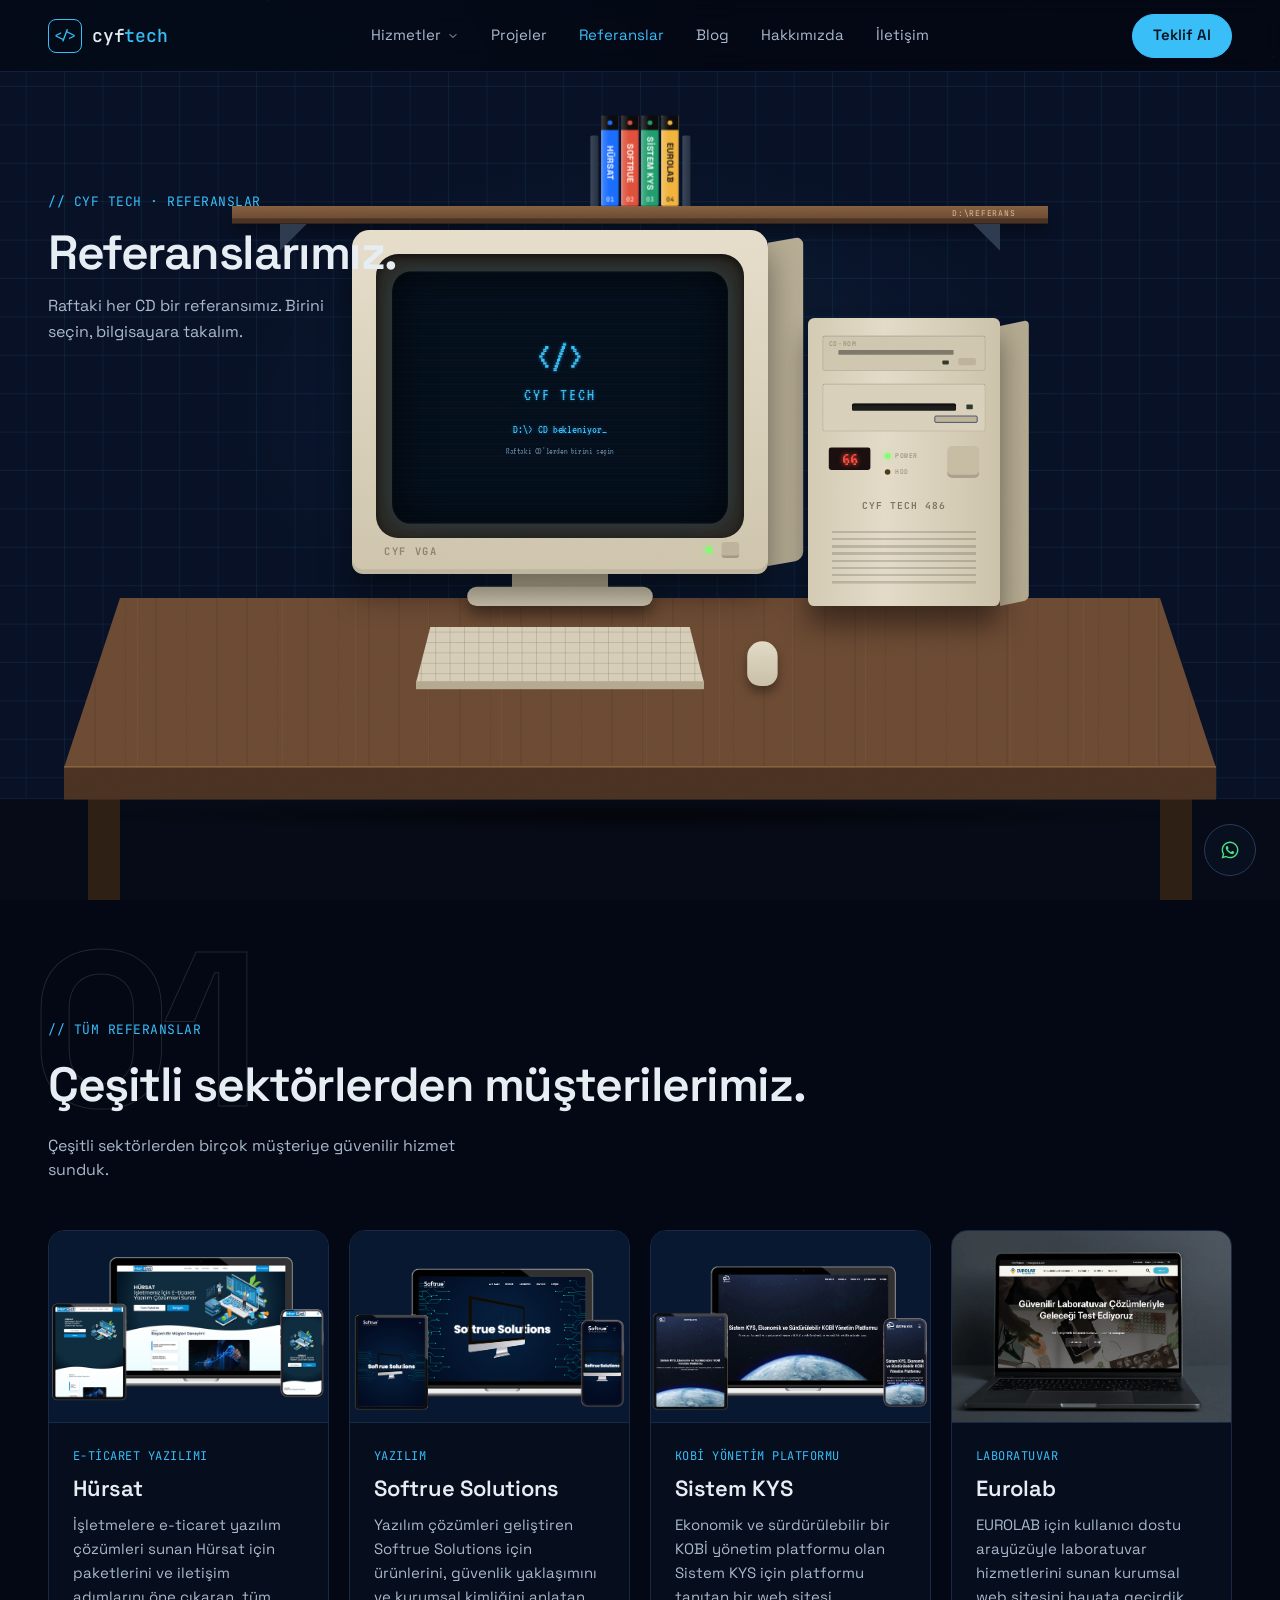
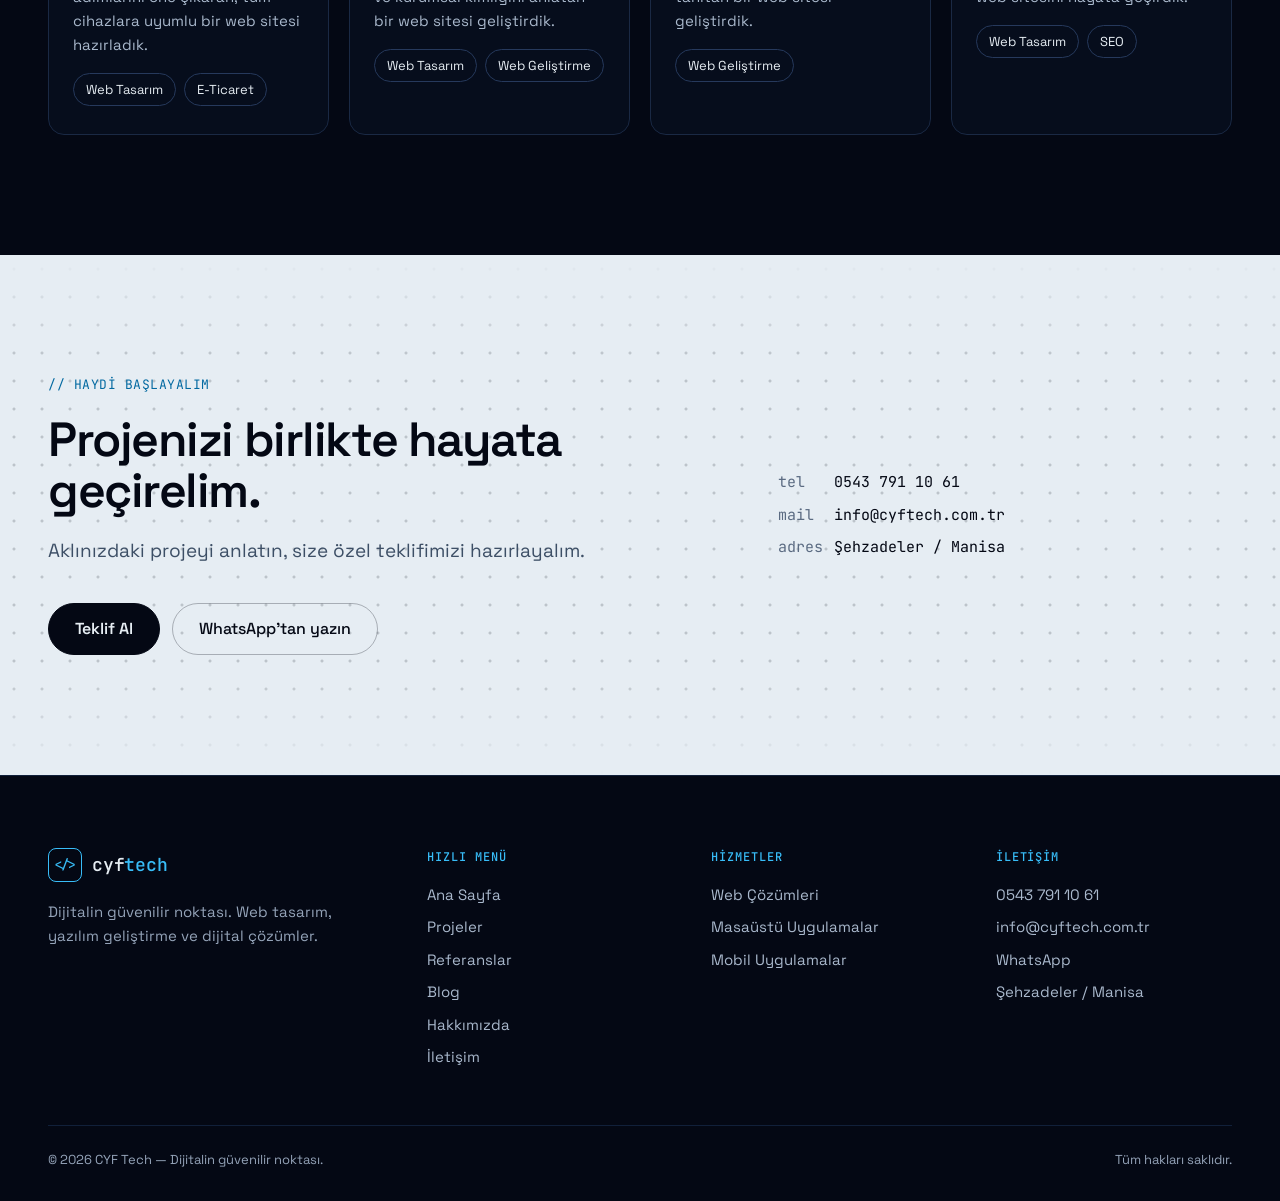
<file: referanslar.html>
<!DOCTYPE html>
<html lang="tr">
<head>
<meta charset="UTF-8">
<meta name="viewport" content="width=device-width, initial-scale=1.0">
<title>Referanslar — CYF Tech</title>
<meta name="description" content="CYF Tech referansları: Hürsat, Softrue Solutions, Sistem KYS ve Eurolab. Raftaki CD’lerden birini seçin, projeyi inceleyin.">
<meta name="theme-color" content="#040814">
<meta property="og:title" content="Referanslar — CYF Tech">
<meta property="og:description" content="CYF Tech referansları: Hürsat, Softrue Solutions, Sistem KYS ve Eurolab. Raftaki CD’lerden birini seçin, projeyi inceleyin.">
<meta property="og:type" content="website">
<link rel="icon" type="image/png" href="assets/img/logo/ico.png">
<link rel="preconnect" href="https://fonts.googleapis.com">
<link rel="preconnect" href="https://fonts.gstatic.com" crossorigin>
<link rel="stylesheet" href="https://fonts.googleapis.com/css2?family=JetBrains+Mono:wght@400;500;700&amp;family=Space+Grotesk:wght@400;500;600;700&amp;family=VT323&amp;display=swap">
<link rel="stylesheet" href="assets/css/site.css?v=20261023">
<link rel="stylesheet" href="assets/css/referanslar.css?v=20261023">
<script src="assets/js/site.js?v=20261023" defer></script>
<script src="assets/js/ambient.js?v=20261023" defer></script>
<script src="assets/js/referanslar.js?v=20261023" defer></script>
</head>
<body>
<a class="sr-only" href="#icerik">İçeriğe geç</a>
<header class="site-head">
  <a class="logo" href="index.html" aria-label="CYF Tech ana sayfa"><span class="logo-mark">&lt;/&gt;</span><span class="logo-word">cyf<span>tech</span></span></a>
  <nav class="nav" aria-label="Ana menü">
    <div class="nav-dd">
      <button type="button" aria-haspopup="true">Hizmetler <svg width="12" height="12" viewBox="0 0 24 24" fill="none" stroke="currentColor" stroke-width="2" stroke-linecap="round" stroke-linejoin="round" aria-hidden="true"><path d="M6 9l6 6 6-6"/></svg></button>
      <div class="dd-menu"><a href="web-cozumleri.html"><span class="num">01</span><span><b>Web Çözümleri</b><small>Web tasarım, yazılım, e-ticaret ve SEO — tek çatı altında.</small></span></a><a href="masaustu-uygulamalar.html"><span class="num">02</span><span><b>Masaüstü Uygulamalar</b><small>İşinize özel, çevrimdışı da çalışan masaüstü yazılımlar.</small></span></a><a href="mobil-uygulamalar.html"><span class="num">03</span><span><b>Mobil Uygulamalar</b><small>iOS ve Android için hızlı, kullanıcı dostu uygulamalar.</small></span></a></div>
    </div>
    <a href="projelerimiz.html">Projeler</a>
    <a href="referanslar.html" aria-current="page">Referanslar</a>
    <a href="blog.html">Blog</a>
    <a href="hakkimizda.html">Hakkımızda</a>
    <a href="iletisim.html">İletişim</a>
  </nav>
  <div class="head-actions">
    <a class="btn btn-primary btn-sm" href="iletisim.html">Teklif Al</a>
    <button class="menu-btn" type="button" aria-label="Menüyü aç" aria-expanded="false" aria-controls="mnav"><svg width="20" height="20" viewBox="0 0 24 24" fill="none" stroke="currentColor" stroke-width="1.8" stroke-linecap="round" aria-hidden="true"><path d="M4 7h16M4 12h16M4 17h16"/></svg></button>
  </div>
  
</header>
<nav class="mnav" id="mnav" aria-label="Mobil menü">
  <a href="index.html">Ana Sayfa</a>
  <div class="mnav-label">HİZMETLER</div>
  <a href="web-cozumleri.html">Web Çözümleri</a><a href="masaustu-uygulamalar.html">Masaüstü Uygulamalar</a><a href="mobil-uygulamalar.html">Mobil Uygulamalar</a>
  <div class="mnav-label">KURUMSAL</div>
  <a href="projelerimiz.html">Projeler</a>
  <a href="referanslar.html" aria-current="page">Referanslar</a>
  <a href="blog.html">Blog</a>
  <a href="hakkimizda.html">Hakkımızda</a>
  <a href="iletisim.html">İletişim</a>
  <a class="btn btn-primary" href="iletisim.html">Teklif Al</a>
</nav>
<main id="icerik">
<div class="fl-root" data-fl-root>
  <div class="fl-area" data-fl-area>
    <div class="fl-stage" data-fl-stage>
      <div class="fl-world" data-fl-world>
        <div class="fl-wall" aria-hidden="true"></div>
        <div class="fl-hum" aria-hidden="true"></div>
        <div class="fl-floor" aria-hidden="true"></div>
        <div class="fl-floor-shadow" aria-hidden="true"></div>

        <div class="fl-shelf-board" aria-hidden="true"></div>
        <div class="fl-shelf-edge" aria-hidden="true"></div>
        <div class="fl-bracket l" aria-hidden="true"></div>
        <div class="fl-bracket r" aria-hidden="true"></div>
        <div class="fl-shelf-tag" aria-hidden="true">D:\REFERANS</div>

        <div class="fl-leg" style="left:110px" aria-hidden="true"></div>
        <div class="fl-leg" style="left:1450px" aria-hidden="true"></div>
        <div class="fl-desk" aria-hidden="true"></div>
        <div class="fl-desk-front" aria-hidden="true"></div>

        <div class="fl-crt-side" aria-hidden="true"></div>
        <div class="fl-crt-neck" aria-hidden="true"></div>
        <div class="fl-crt-foot" aria-hidden="true"></div>
        <div class="fl-crt">
          <div class="fl-bezel"></div>
          <div class="fl-brand" aria-hidden="true">CYF VGA</div>
          <div class="fl-pwr" aria-hidden="true"></div>
          <div class="fl-knob" aria-hidden="true"></div>
          <div class="fl-screen" data-fl-screen>
            <div class="fl-screen-in">
              <div class="fl-idle" data-fl-idle>
                <div class="big">&lt;/&gt;</div>
                <div class="name">CYF TECH</div>
                <div class="wait">D:\&gt; CD bekleniyor<span class="fl-cur">_</span></div>
                <div class="hint">Raftaki CD'lerden birini seçin</div>
              </div>
              <div class="fl-boot" data-fl-boot data-fl-bootlines hidden></div>
              <div class="fl-show" data-fl-show hidden>
                <div class="fl-show-bar">
                  <div class="fl-show-file"><span data-c-renk></span><b data-c-dosya style="font-weight:400"></b></div>
                  <button class="fl-sbtn" type="button" data-fl-eject>⏏ CD'yi çıkar</button>
                </div>
                <div class="fl-show-body">
                  <div class="fl-show-img"><img data-c-img alt=""></div>
                  <div class="fl-show-info">
                    <div class="fl-show-meta" data-c-meta></div>
                    <h2 class="fl-show-name" data-c-ad></h2>
                    <p class="fl-show-desc" data-c-aciklama></p>
                    <div class="fl-show-tags" data-c-tags></div>
                    <a class="fl-show-visit" data-c-href href="#" target="_blank" rel="noopener" hidden>Siteyi ziyaret et ↗</a>
                  </div>
                </div>
                <div class="fl-show-foot">
                  <button class="fl-sbtn" type="button" data-fl-prev>← Önceki CD</button>
                  <span class="idx" data-c-idx></span>
                  <button class="fl-sbtn" type="button" data-fl-next>Sonraki CD →</button>
                </div>
              </div>
            </div>
            <div class="fl-scan" aria-hidden="true"></div>
            <div class="fl-glass" aria-hidden="true"></div>
          </div>
        </div>

        <div class="fl-kb" aria-hidden="true"></div>
        <div class="fl-kb-front" aria-hidden="true"></div>
        <div class="fl-mouse" aria-hidden="true"></div>

        <div class="fl-tower-side" aria-hidden="true"></div>
        <div class="fl-tower" aria-hidden="true">
          <div class="fl-bay"><div class="fl-bay-gap" data-fl-tray-gap></div><div class="fl-bay-label">CD-ROM</div><div class="fl-bay-led" data-fl-cdled data-fl-led></div><div class="fl-bay-btn"></div></div>
          <div class="fl-floppy"><div class="slot"></div><div class="led"></div><div class="btn"></div></div>
          <div class="fl-turbo">66</div>
          <div class="fl-leds"><div><span style="background:#7CFF6B;box-shadow:0 0 6px #7CFF6B"></span>POWER</div><div><span data-fl-hddled data-fl-led></span>HDD</div></div>
          <div class="fl-reset"></div>
          <div class="fl-model">CYF TECH 486</div>
          <div class="fl-vent"></div>
        </div>
        <div class="fl-cdtray" data-fl-tray aria-hidden="true"><div></div></div>

        <div class="fl-book" data-fl-bookl aria-hidden="true"></div>
        <div class="fl-book" data-fl-bookr aria-hidden="true"></div>

        <div class="fl-shelf" data-fl-shelf></div>

        <div class="fl-disc" data-fl-disc aria-hidden="true">
          <div class="fl-disc-face" data-fl-disc-spin>
            <div class="fl-disc-core" data-fl-disc-core></div>
            <div class="fl-disc-label" data-fl-disc-label></div>
            <div class="fl-disc-hole1"></div>
            <div class="fl-disc-hole2"></div>
          </div>
        </div>
      </div>
    </div>

    <div class="fl-intro" data-fl-intro>
      <div class="eyebrow" style="margin-bottom:16px">// CYF TECH · REFERANSLAR</div>
      <h1>Referanslarımız.</h1>
      <p>Raftaki her CD bir referansımız. Birini seçin, bilgisayara takalım.</p>
    </div>

    <div class="fl-ejectwrap" data-fl-ejectwrap>
      <button class="fl-sbtn" type="button" data-fl-eject>⏏ CD'yi çıkar ve rafa dön</button>
    </div>

    <div class="fl-mobile" data-fl-mobile></div>
  </div>
</div>

<section class="section">
  <div class="wrap">
    <div class="sec-head" data-num="01"><div><div class="eyebrow">// TÜM REFERANSLAR</div><h2 class="h2">Çeşitli sektörlerden müşterilerimiz.</h2></div><p class="muted">Çeşitli sektörlerden birçok müşteriye güvenilir hizmet sunduk.</p></div>
    <div class="cards c4">
      <a class="pcard reveal" href="projelerimiz.html">
        <div class="pcard-img"><img src="assets/img/proje/01.png" alt="Hürsat web sitesi ekran görüntüsü" loading="lazy"></div>
        <div class="pcard-body"><div class="pcard-meta">E-Ticaret Yazılımı</div><h3 class="h3">Hürsat</h3><p>İşletmelere e-ticaret yazılım çözümleri sunan Hürsat için paketlerini ve iletişim adımlarını öne çıkaran, tüm cihazlara uyumlu bir web sitesi hazırladık.</p><div class="tags"><span>Web Tasarım</span><span>E-Ticaret</span></div></div>
      </a>
      <a class="pcard reveal" href="projelerimiz.html">
        <div class="pcard-img"><img src="assets/img/proje/02.png" alt="Softrue Solutions web sitesi ekran görüntüsü" loading="lazy"></div>
        <div class="pcard-body"><div class="pcard-meta">Yazılım</div><h3 class="h3">Softrue Solutions</h3><p>Yazılım çözümleri geliştiren Softrue Solutions için ürünlerini, güvenlik yaklaşımını ve kurumsal kimliğini anlatan bir web sitesi geliştirdik.</p><div class="tags"><span>Web Tasarım</span><span>Web Geliştirme</span></div></div>
      </a>
      <a class="pcard reveal" href="projelerimiz.html">
        <div class="pcard-img"><img src="assets/img/proje/03.png" alt="Sistem KYS web sitesi ekran görüntüsü" loading="lazy"></div>
        <div class="pcard-body"><div class="pcard-meta">KOBİ Yönetim Platformu</div><h3 class="h3">Sistem KYS</h3><p>Ekonomik ve sürdürülebilir bir KOBİ yönetim platformu olan Sistem KYS için platformu tanıtan bir web sitesi geliştirdik.</p><div class="tags"><span>Web Geliştirme</span></div></div>
      </a>
      <a class="pcard reveal" href="projelerimiz.html">
        <div class="pcard-img"><img src="assets/img/proje/eurolab.webp" alt="Eurolab web sitesi ekran görüntüsü" loading="lazy"></div>
        <div class="pcard-body"><div class="pcard-meta">Laboratuvar</div><h3 class="h3">Eurolab</h3><p>EUROLAB için kullanıcı dostu arayüzüyle laboratuvar hizmetlerini sunan kurumsal web sitesini hayata geçirdik.</p><div class="tags"><span>Web Tasarım</span><span>SEO</span></div></div>
      </a>
    </div>
  </div>
</section>

<section class="band-light">
  <div class="bg-layer" aria-hidden="true"></div>
  <div class="wrap">
    <div class="cta reveal">
      <div style="position:relative">
        <div class="eyebrow">// HAYDİ BAŞLAYALIM</div>
        <h2 class="h2">Projenizi birlikte hayata geçirelim.</h2>
        <p class="lead" style="margin-top:20px">Aklınızdaki projeyi anlatın, size özel teklifimizi hazırlayalım.</p>
        <div class="btn-row"><a class="btn btn-primary" href="iletisim.html">Teklif Al</a><a class="btn" href="https://wa.me/905437911061" target="_blank" rel="noopener">WhatsApp'tan yazın</a></div>
      </div>
      <div class="contact-lines" style="position:relative">
        <a href="tel:+905437911061"><span class="k">tel</span>0543 791 10 61</a>
        <a href="mailto:info@cyftech.com.tr"><span class="k">mail</span>info@cyftech.com.tr</a>
        <a href="https://maps.app.goo.gl/161gqpBeCkMonnv89" target="_blank" rel="noopener"><span class="k">adres</span>Şehzadeler / Manisa</a>
      </div>
    </div>
  </div>
</section>
</main>
<footer class="site-foot">
  <div class="wrap">
    <div class="foot-grid">
      <div>
        <a class="logo" href="index.html" aria-label="CYF Tech ana sayfa"><span class="logo-mark">&lt;/&gt;</span><span class="logo-word">cyf<span>tech</span></span></a>
        <p>Dijitalin güvenilir noktası. Web tasarım, yazılım geliştirme ve dijital çözümler.</p>
      </div>
      <div>
        <h2>HIZLI MENÜ</h2>
        <ul><li><a href="index.html">Ana Sayfa</a></li><li><a href="projelerimiz.html">Projeler</a></li><li><a href="referanslar.html">Referanslar</a></li><li><a href="blog.html">Blog</a></li><li><a href="hakkimizda.html">Hakkımızda</a></li><li><a href="iletisim.html">İletişim</a></li></ul>
      </div>
      <div>
        <h2>HİZMETLER</h2>
        <ul><li><a href="web-cozumleri.html">Web Çözümleri</a></li><li><a href="masaustu-uygulamalar.html">Masaüstü Uygulamalar</a></li><li><a href="mobil-uygulamalar.html">Mobil Uygulamalar</a></li></ul>
      </div>
      <div>
        <h2>İLETİŞİM</h2>
        <ul><li><a href="tel:+905437911061">0543 791 10 61</a></li><li><a href="mailto:info@cyftech.com.tr">info@cyftech.com.tr</a></li><li><a href="https://wa.me/905437911061" target="_blank" rel="noopener">WhatsApp</a></li><li><a href="https://maps.app.goo.gl/161gqpBeCkMonnv89" target="_blank" rel="noopener">Şehzadeler / Manisa</a></li></ul>
      </div>
    </div>
    <div class="foot-bottom">
      <span>© 2026 CYF Tech — Dijitalin güvenilir noktası.</span>
      <span>Tüm hakları saklıdır.</span>
    </div>
  </div>
</footer>
<a class="wa-fab" href="https://wa.me/905437911061" target="_blank" rel="noopener" aria-label="WhatsApp ile yazın"><svg width="24" height="24" viewBox="0 0 640 640" fill="currentColor" aria-hidden="true"><path d="M476.9 161.1C435 119.1 379.2 96 319.9 96C197.5 96 97.9 195.6 97.9 318C97.9 357.1 108.1 395.3 127.5 429L96 544L213.7 513.1C246.1 530.8 282.6 540.1 319.8 540.1L319.9 540.1C442.2 540.1 544 440.5 544 318.1C544 258.8 518.8 203.1 476.9 161.1zM319.9 502.7C286.7 502.7 254.2 493.8 225.9 477L219.2 473L149.4 491.3L168 423.2L163.6 416.2C145.1 386.8 135.4 352.9 135.4 318C135.4 216.3 218.2 133.5 320 133.5C369.3 133.5 415.6 152.7 450.4 187.6C485.2 222.5 506.6 268.8 506.5 318.1C506.5 419.9 421.6 502.7 319.9 502.7zM421.1 364.5C415.6 361.7 388.3 348.3 383.2 346.5C378.1 344.6 374.4 343.7 370.7 349.3C367 354.9 356.4 367.3 353.1 371.1C349.9 374.8 346.6 375.3 341.1 372.5C308.5 356.2 287.1 343.4 265.6 306.5C259.9 296.7 271.3 297.4 281.9 276.2C283.7 272.5 282.8 269.3 281.4 266.5C280 263.7 268.9 236.4 264.3 225.3C259.8 214.5 255.2 216 251.8 215.8C248.6 215.6 244.9 215.6 241.2 215.6C237.5 215.6 231.5 217 226.4 222.5C221.3 228.1 207 241.5 207 268.8C207 296.1 226.9 322.5 229.6 326.2C232.4 329.9 268.7 385.9 324.4 410C359.6 425.2 373.4 426.5 391 423.9C401.7 422.3 423.8 410.5 428.4 397.5C433 384.5 433 373.4 431.6 371.1C430.3 368.6 426.6 367.2 421.1 364.5z"/></svg></a>
</body>
</html>
</file>
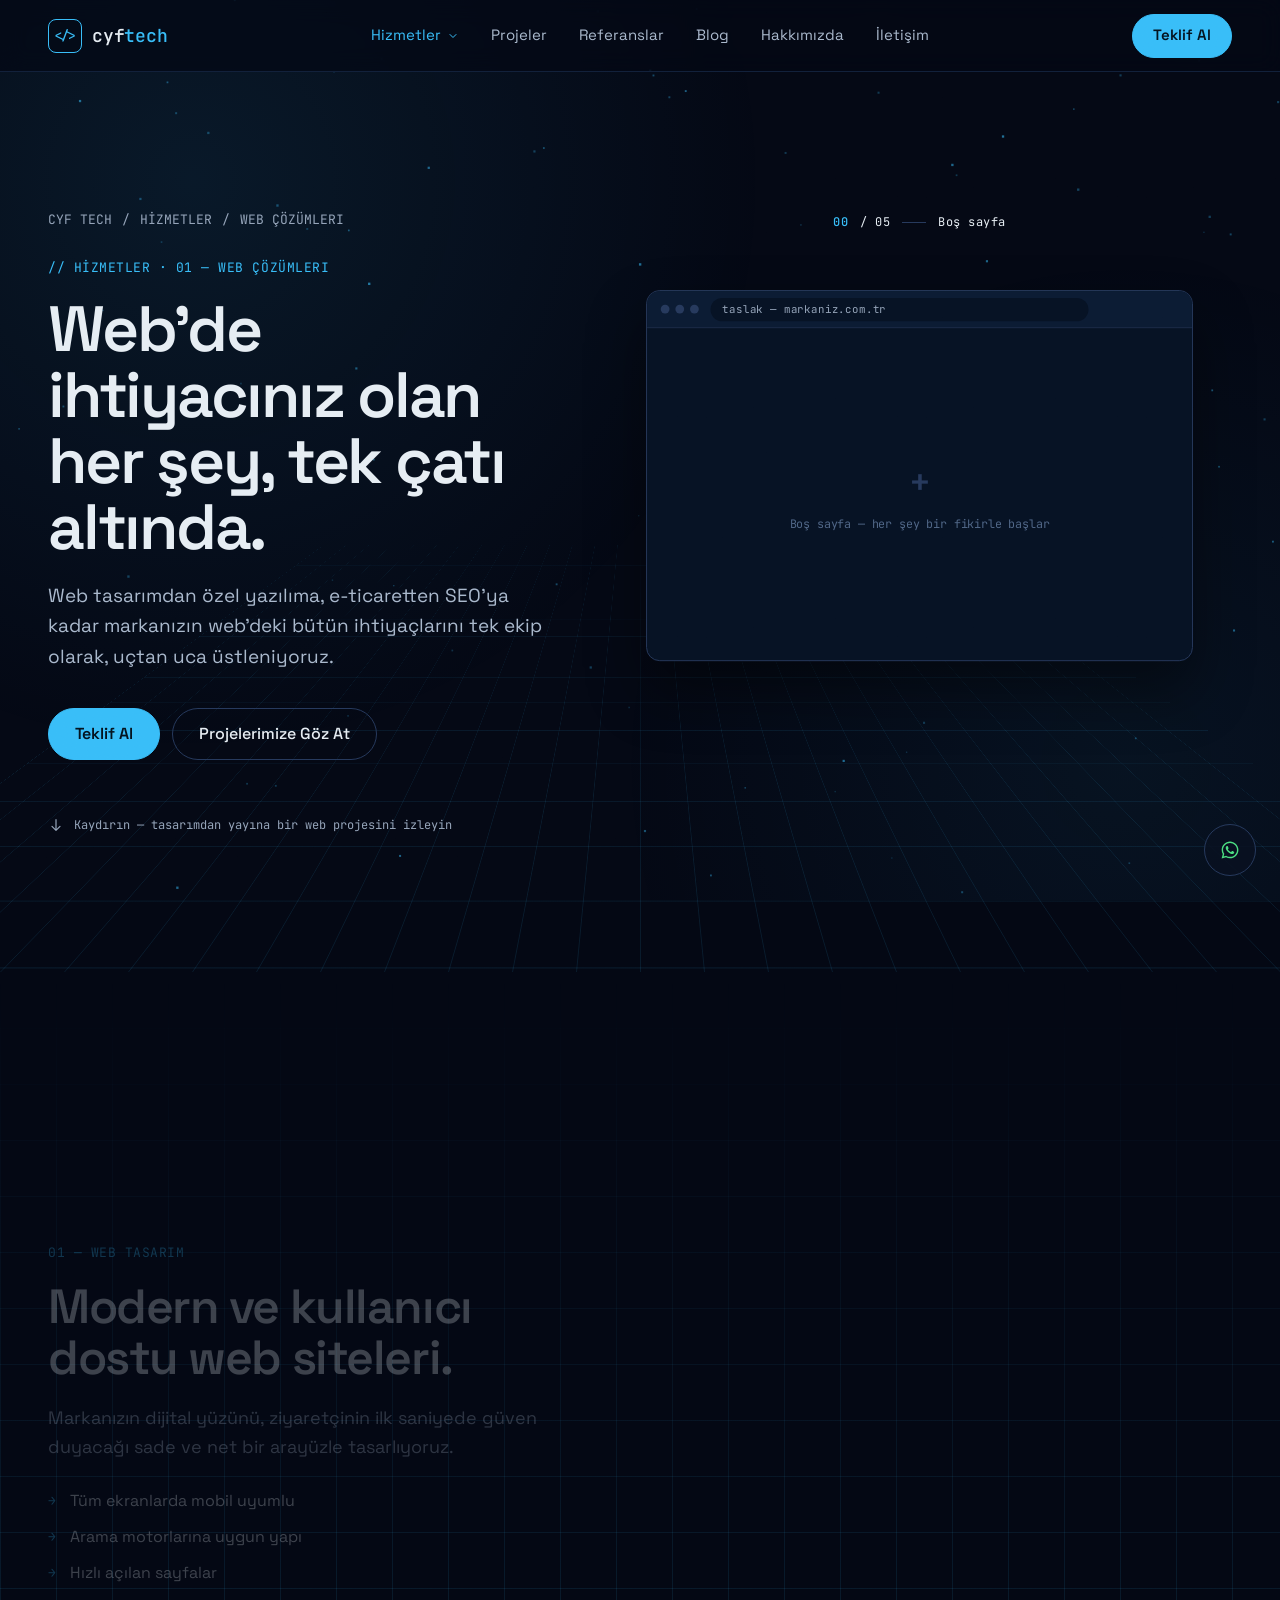
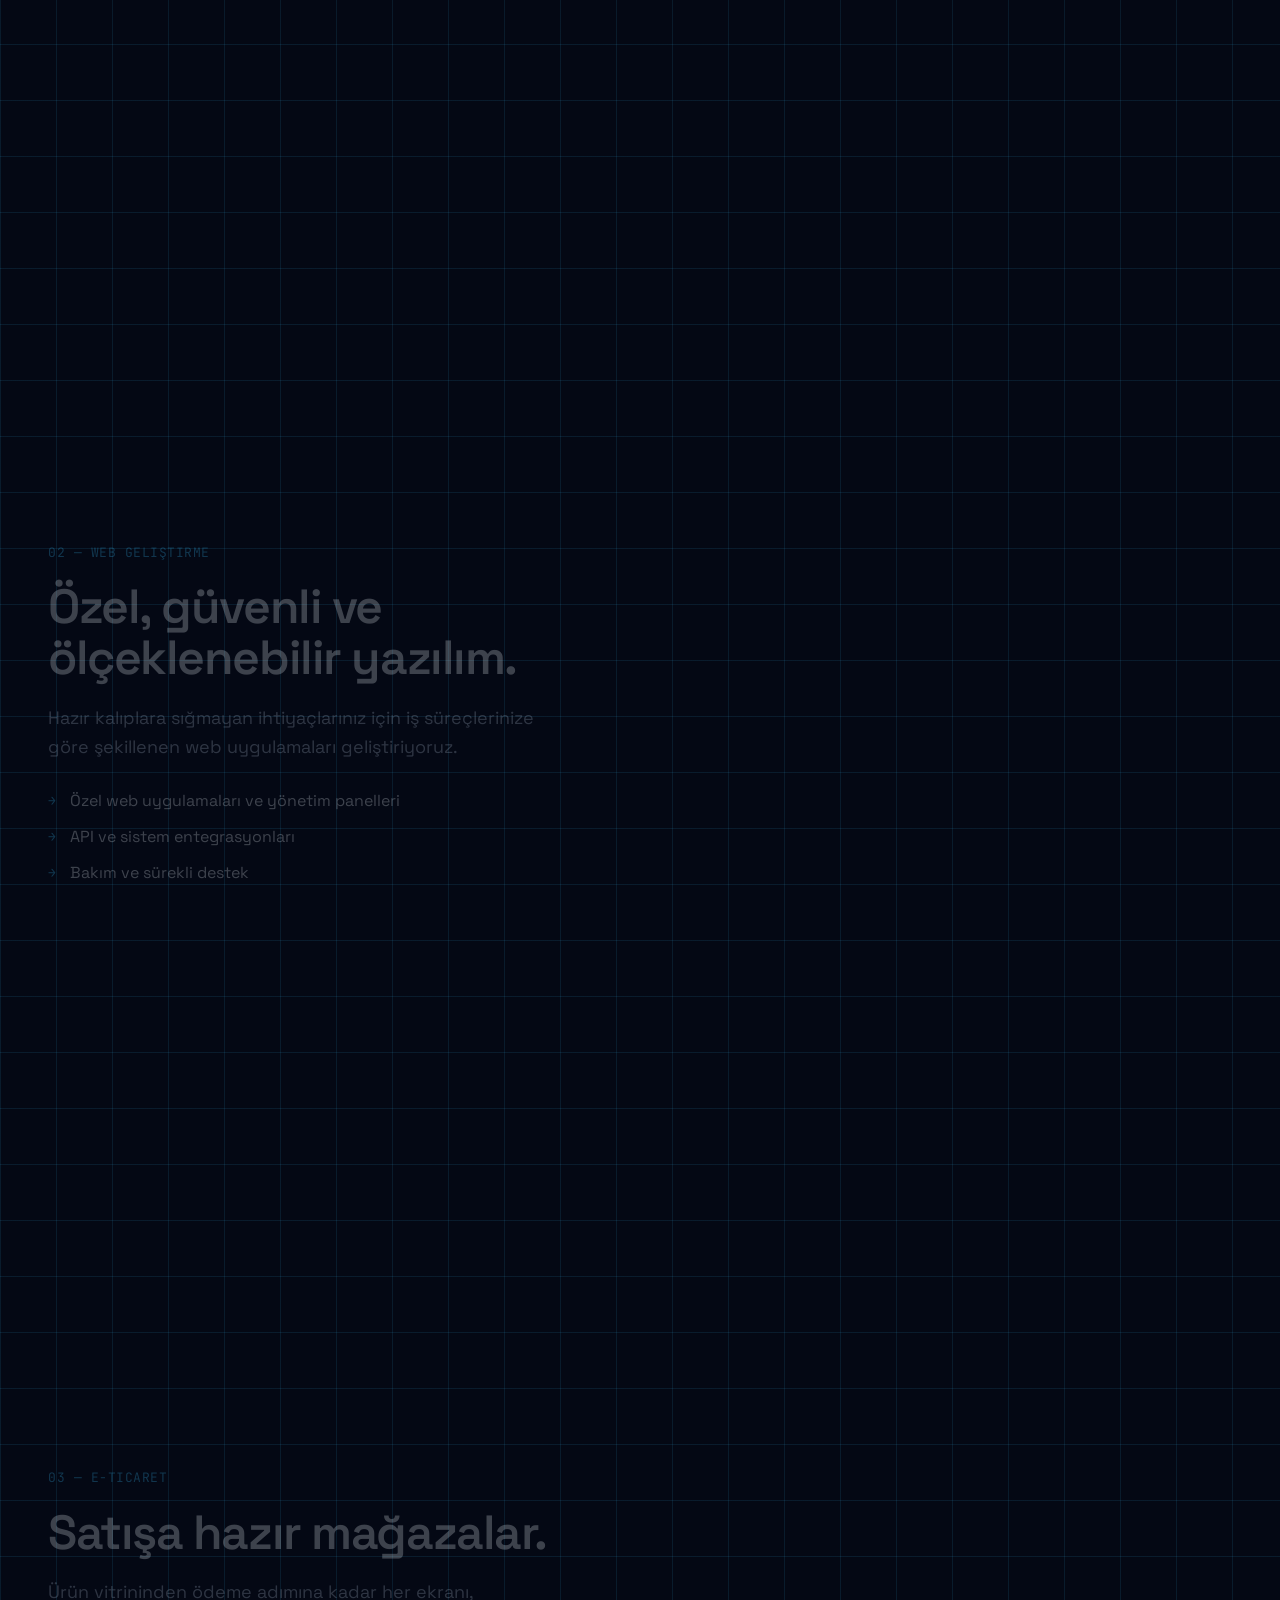
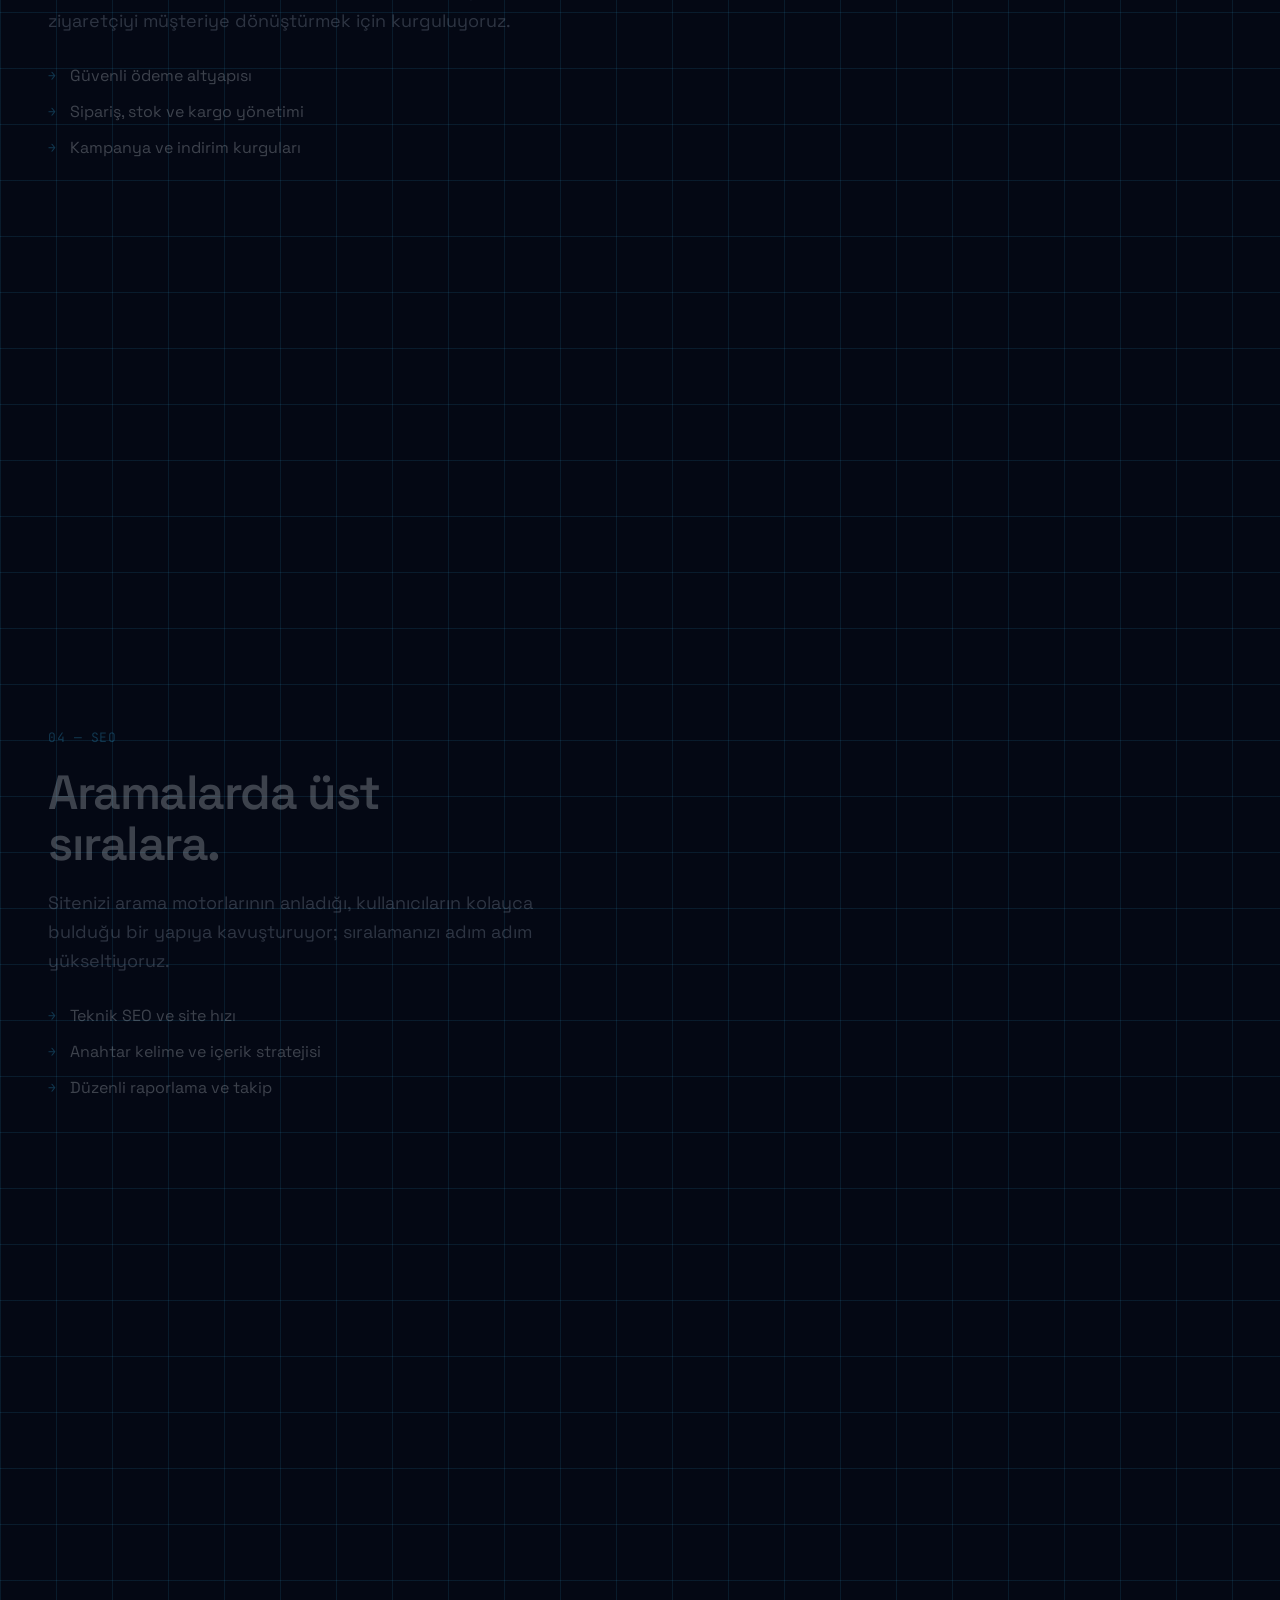
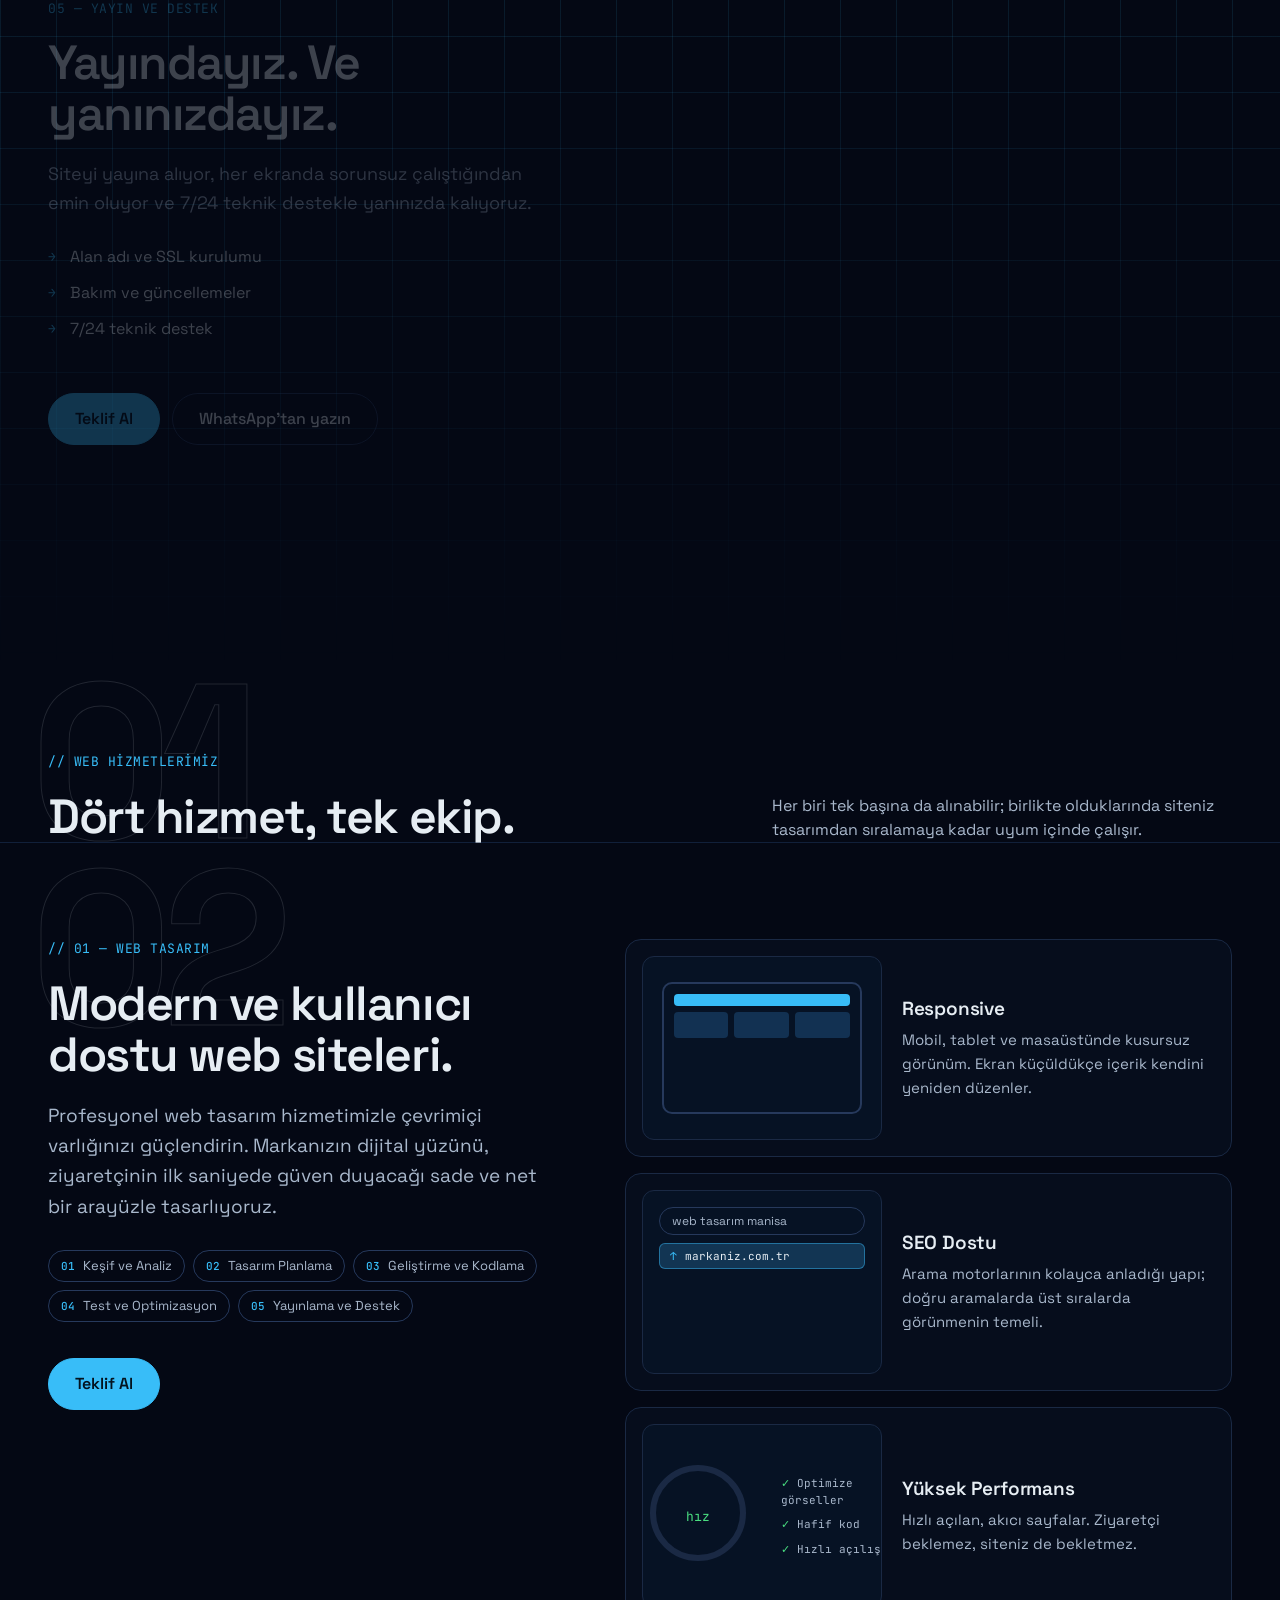
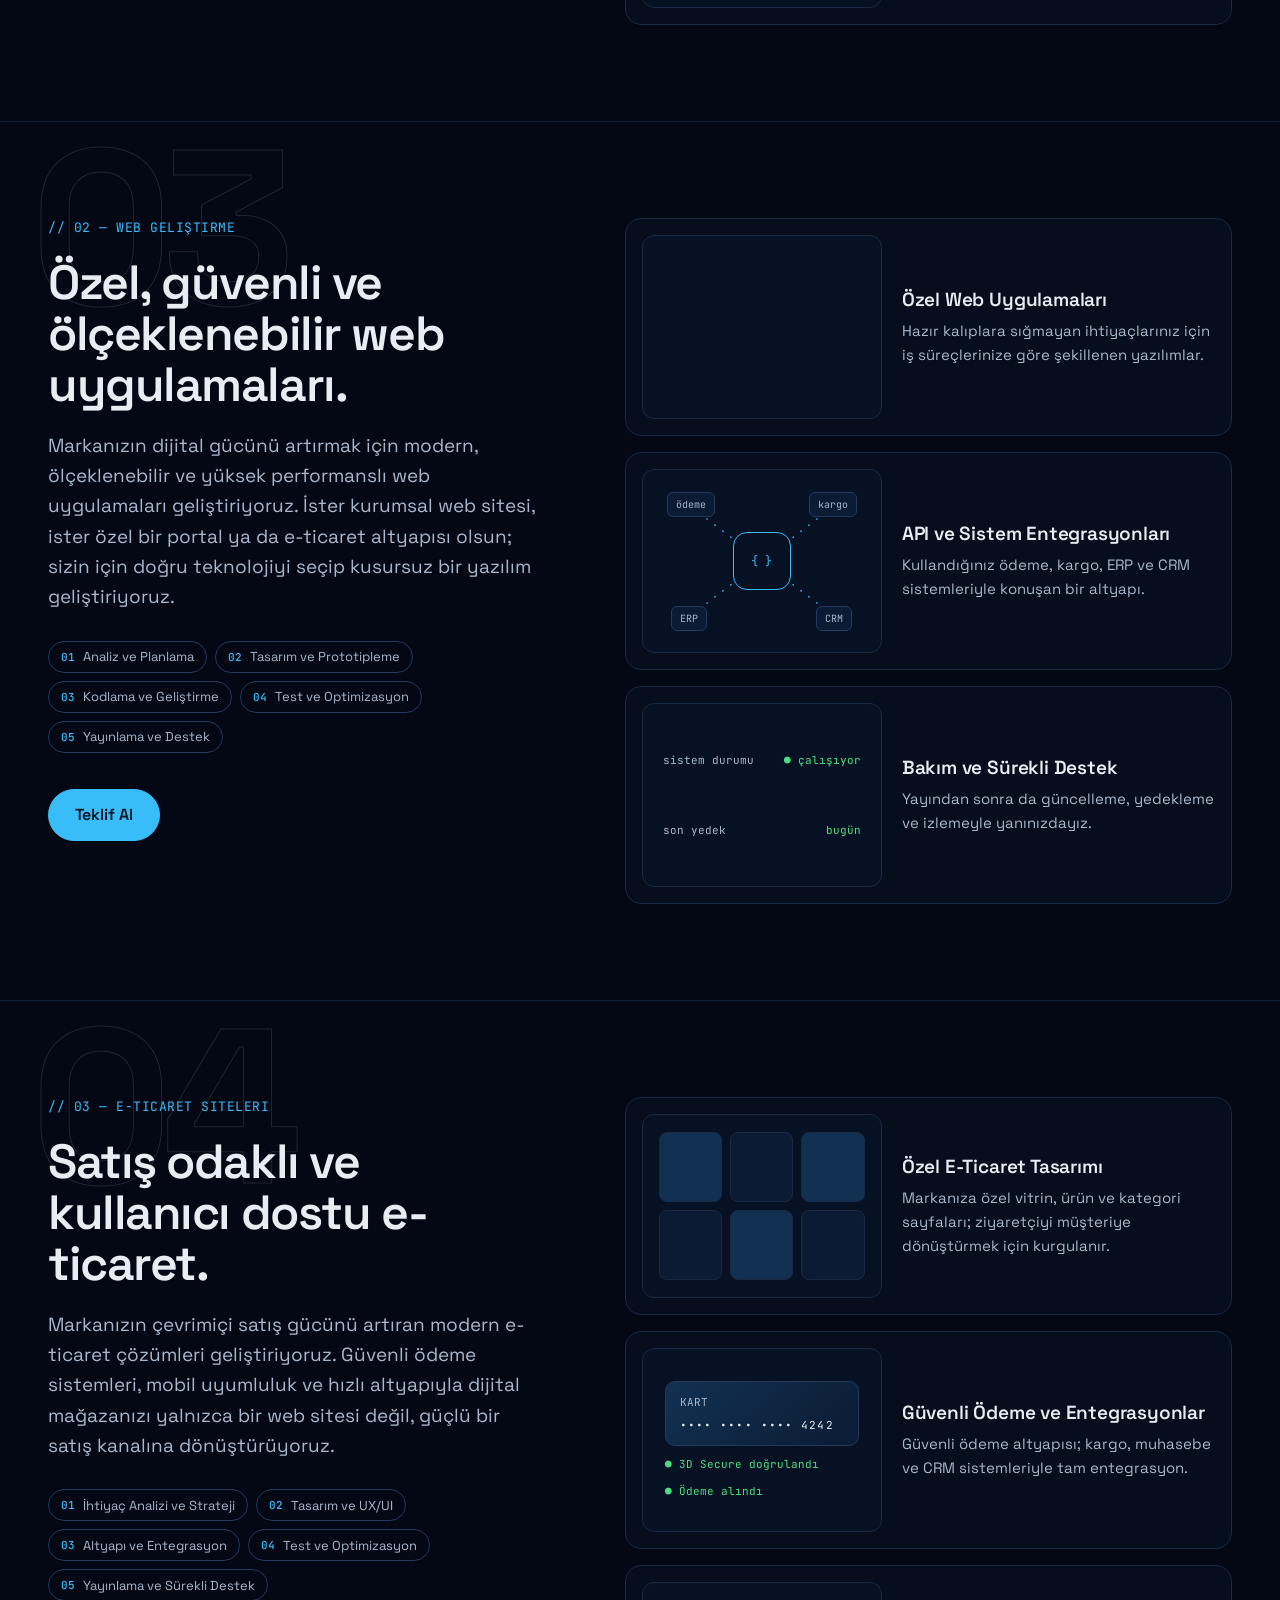
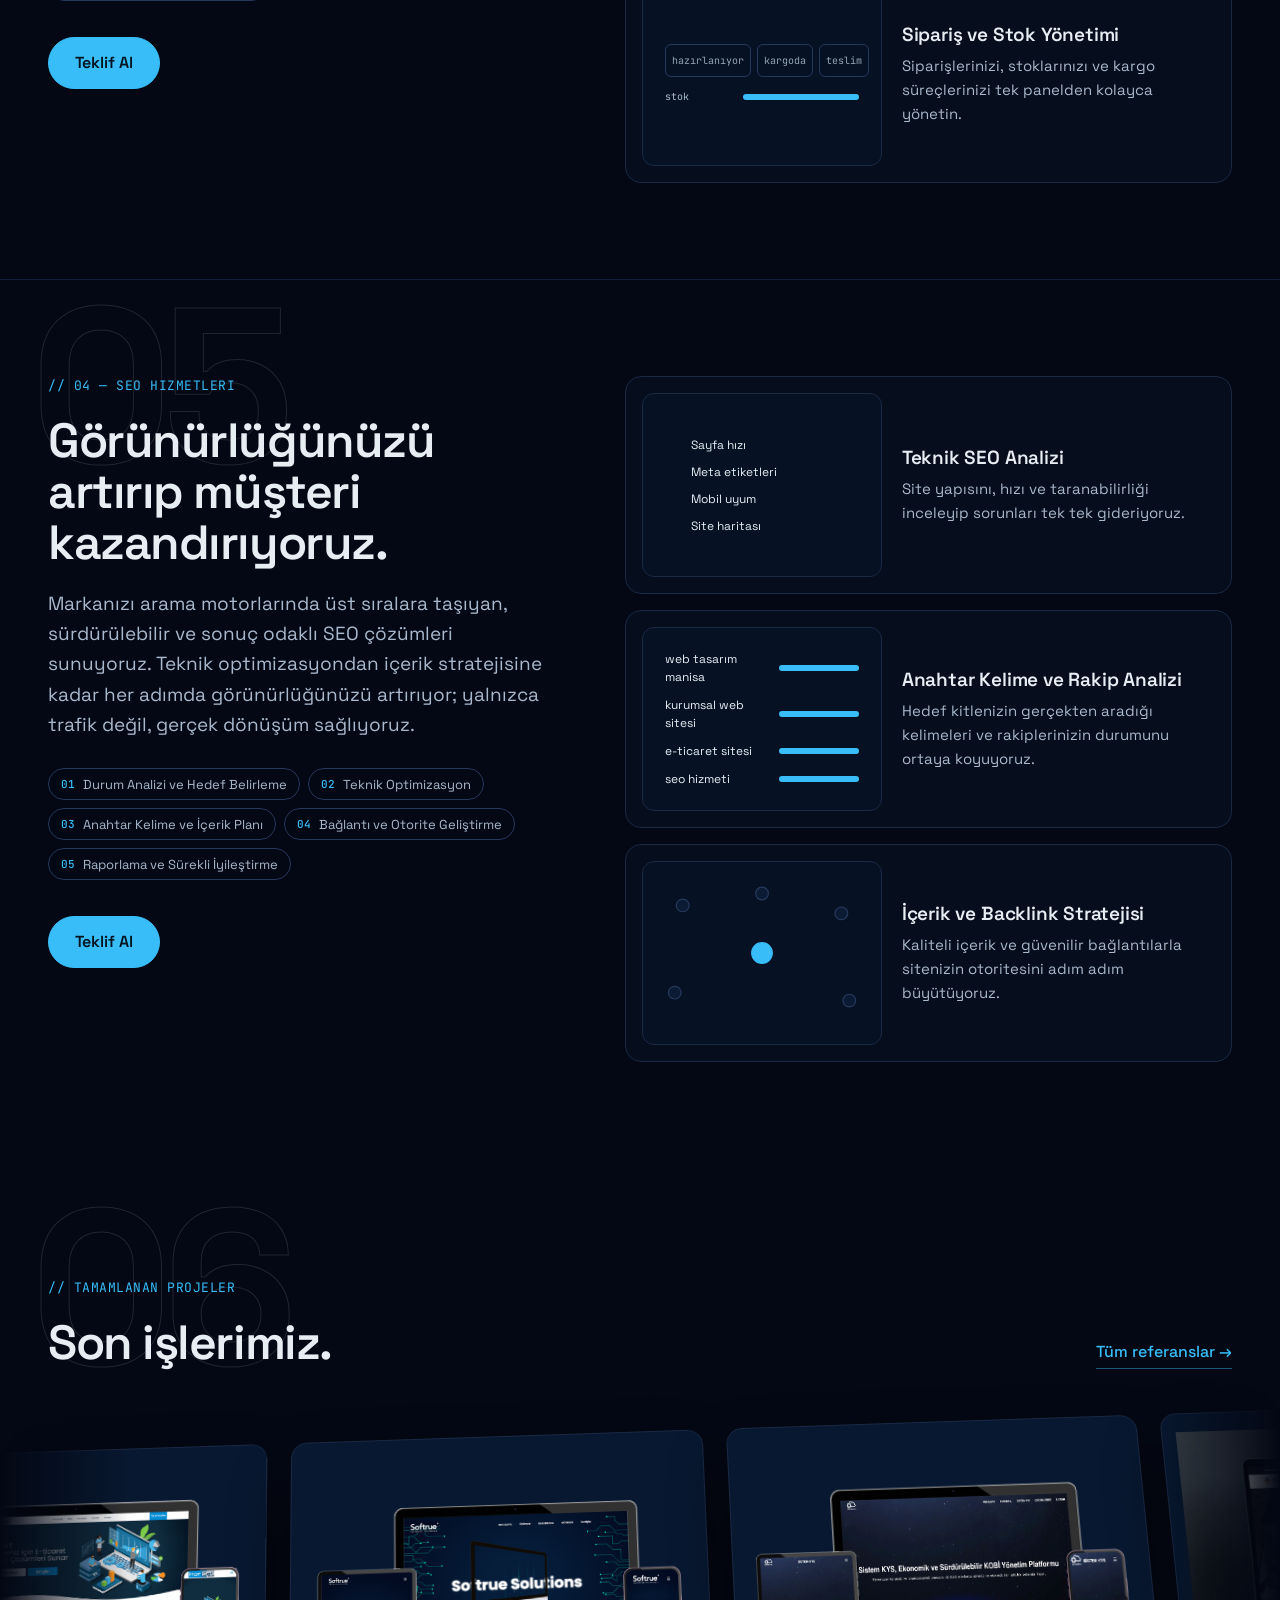
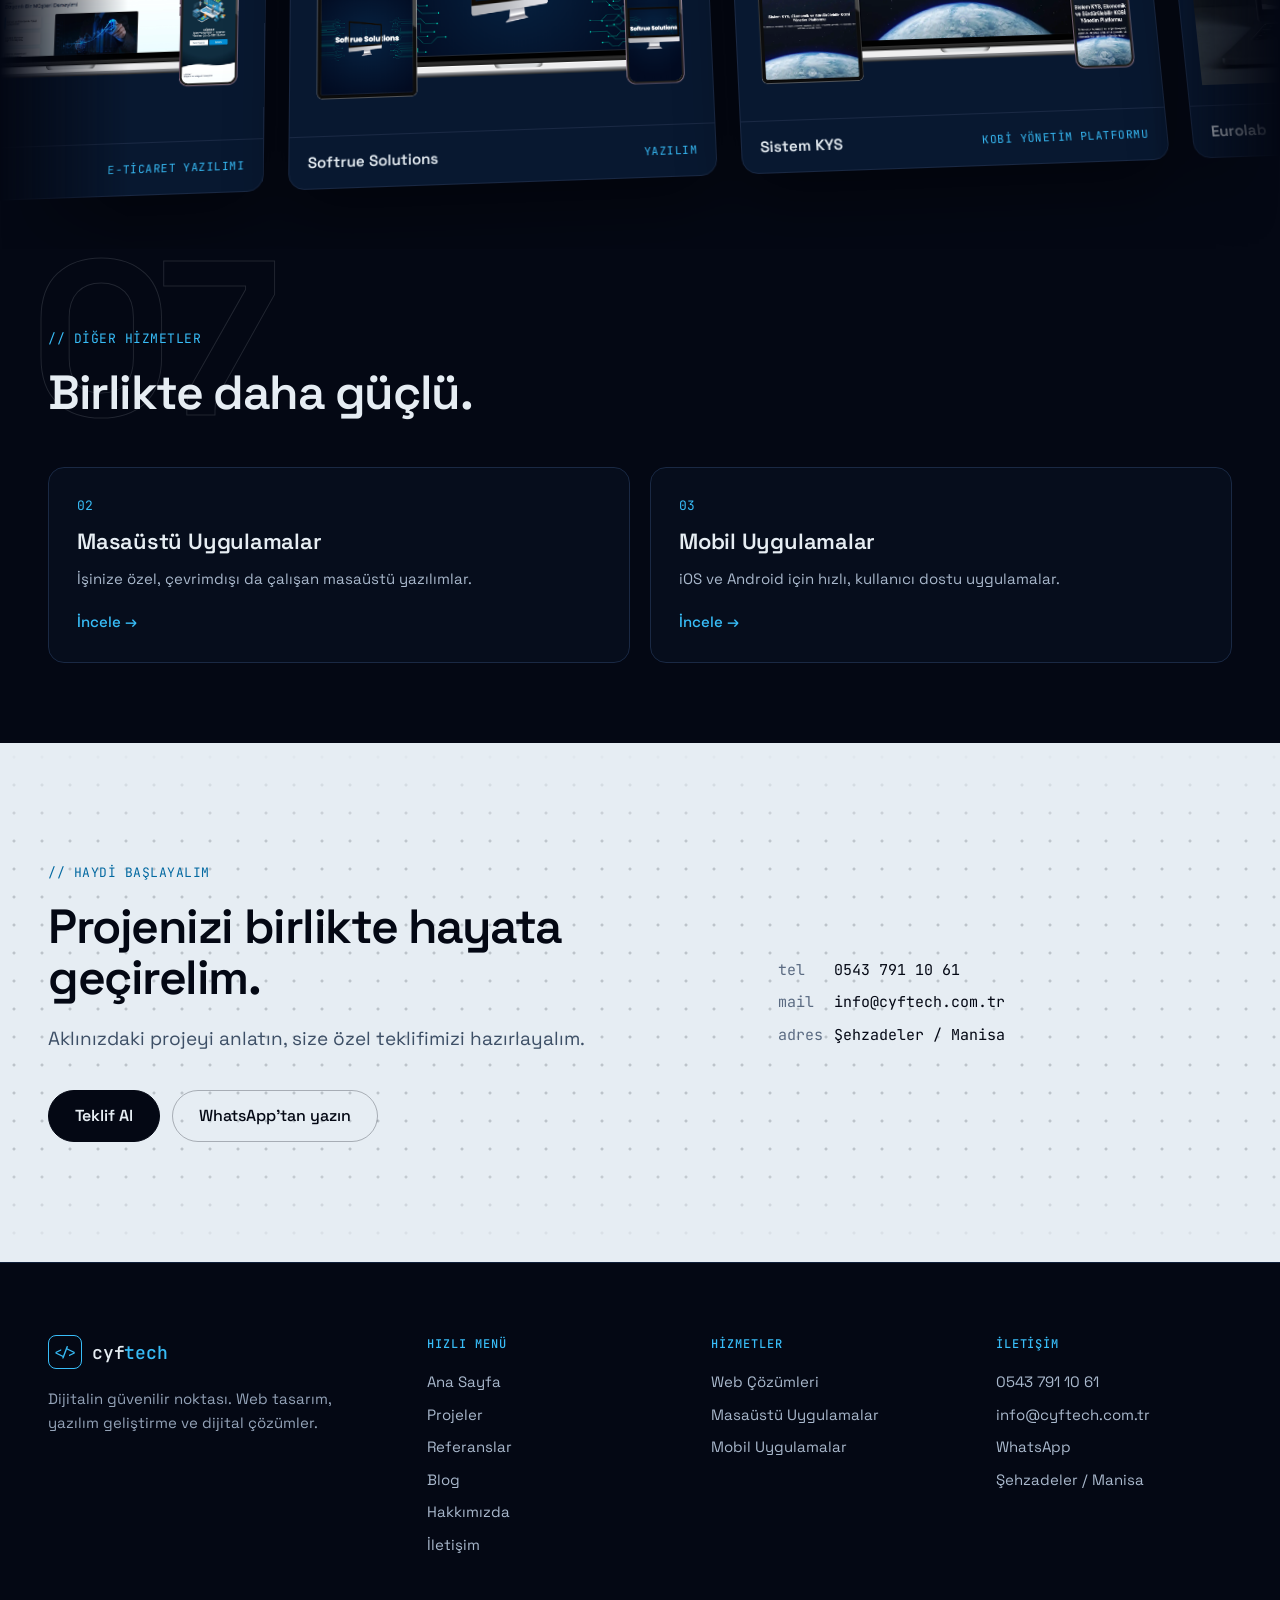
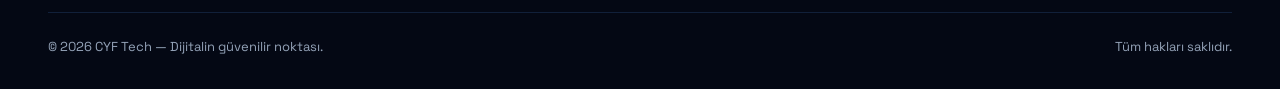
<file: seo-hizmetleri.html>
<!DOCTYPE html>
<html lang="tr">
<head>
<meta charset="UTF-8">
<title>SEO Hizmetleri — CYF Tech</title>
<meta name="robots" content="noindex">
<link rel="canonical" href="https://cyftech.com.tr/web-cozumleri.html">
<meta http-equiv="refresh" content="0; url=web-cozumleri.html#seo">
<script>location.replace('web-cozumleri.html#seo');</script>
</head>
<body style="background:#040814;color:#E6EDF3;font-family:system-ui,sans-serif">
<p>SEO Hizmetleri sayfası taşındı: <a href="web-cozumleri.html#seo" style="color:#38BDF8">web-cozumleri.html#seo</a></p>
</body>
</html>
</file>
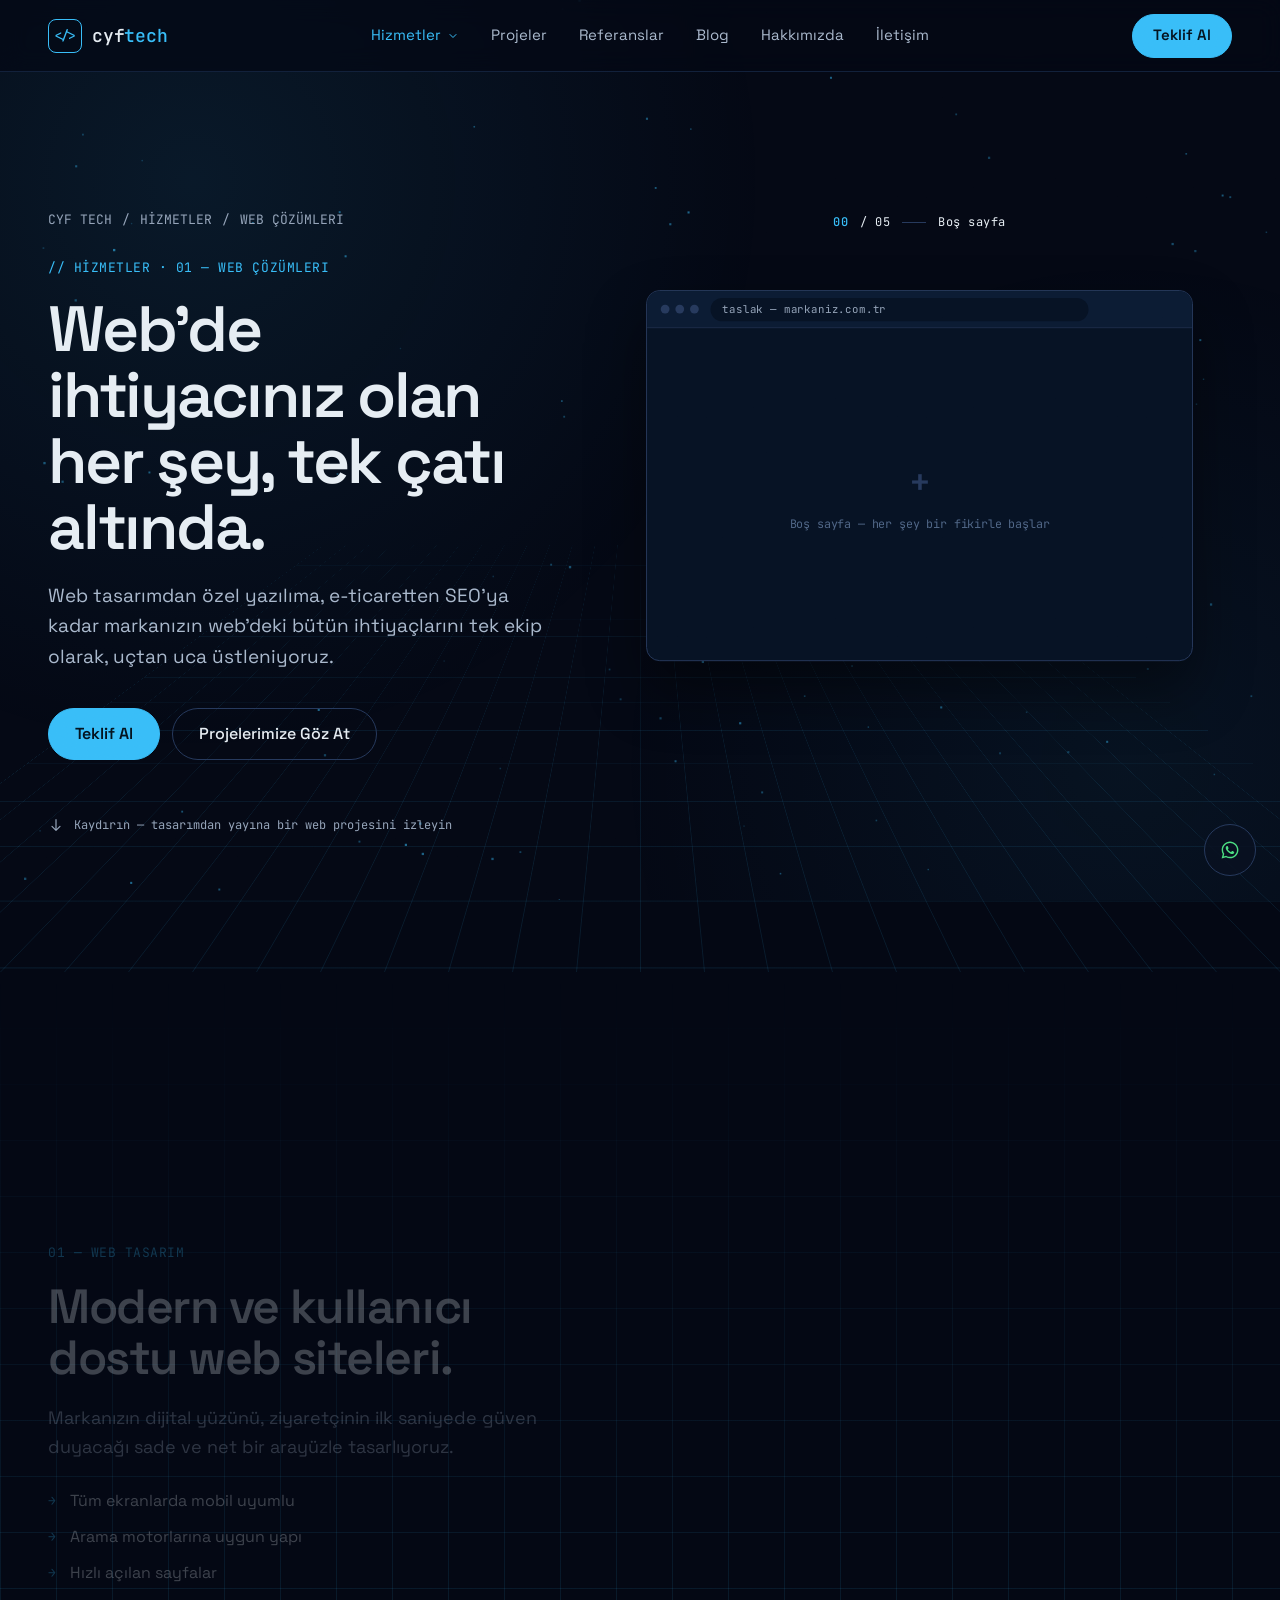
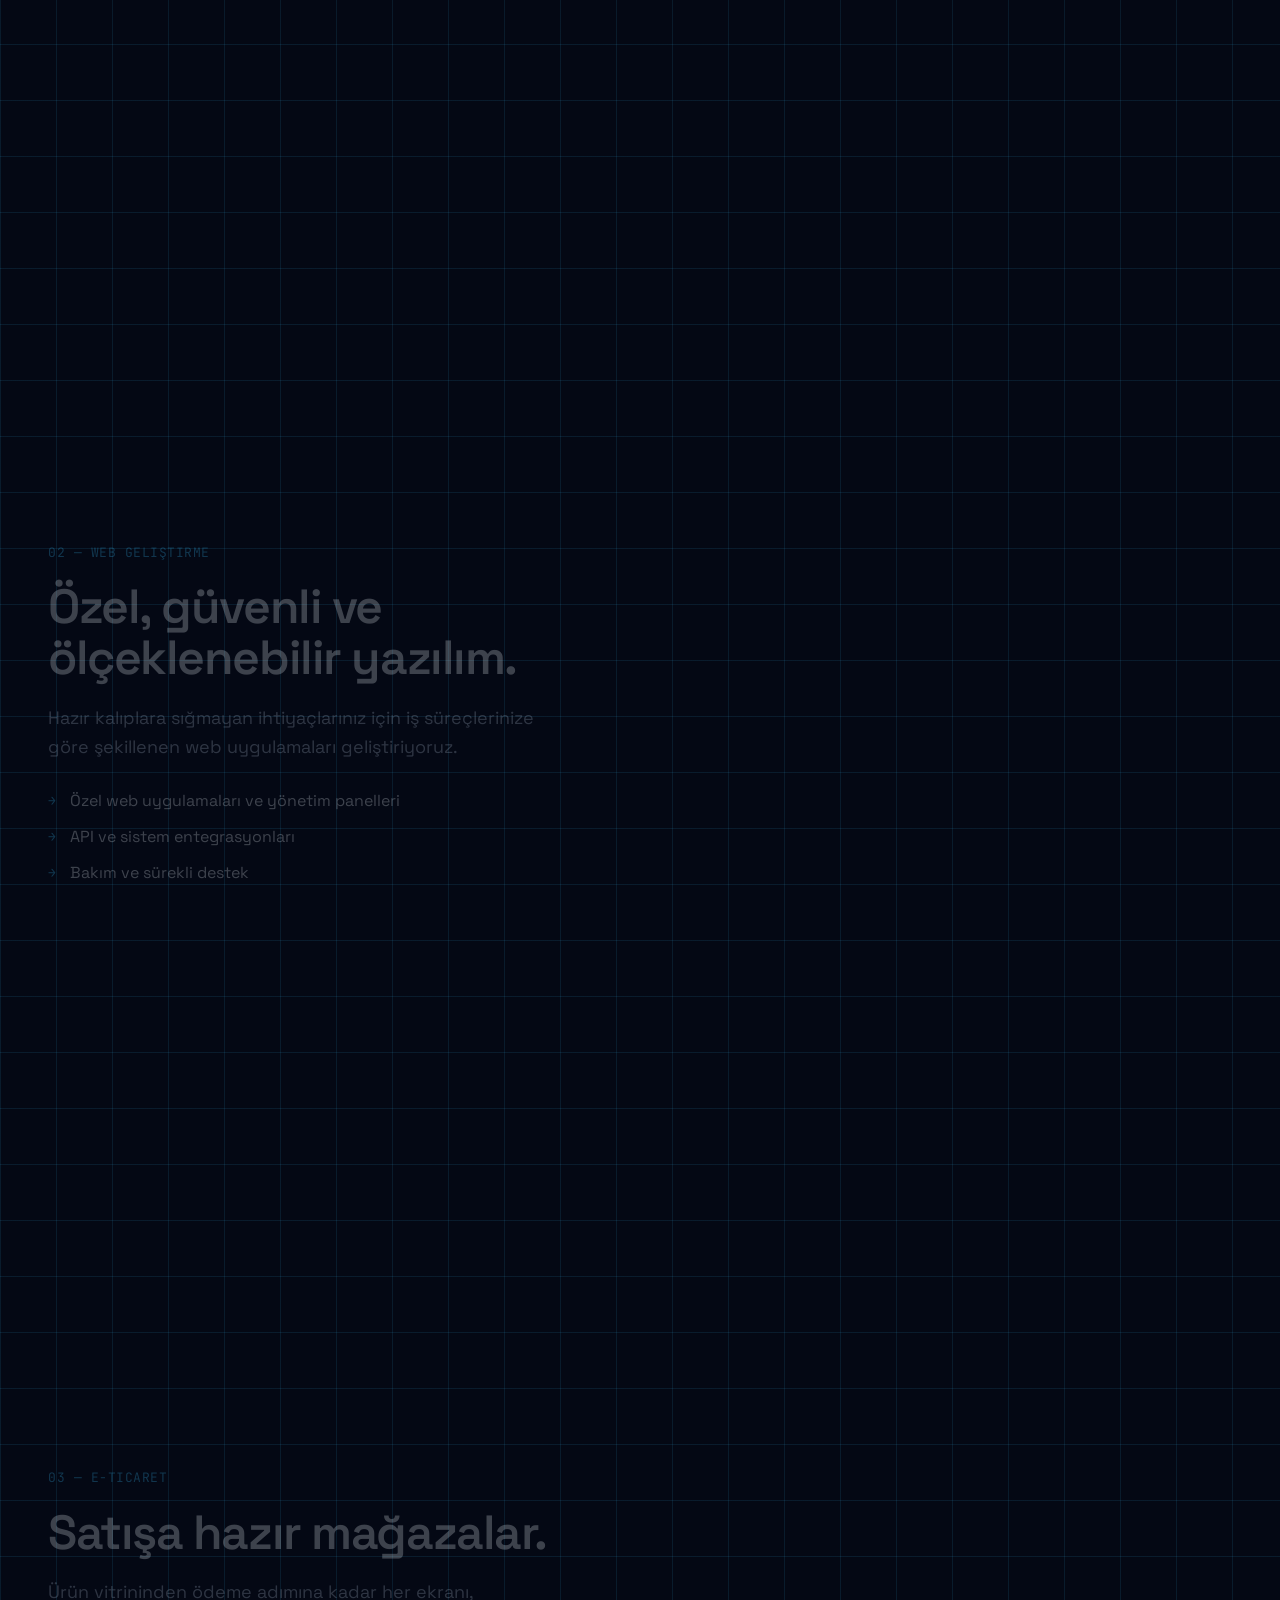
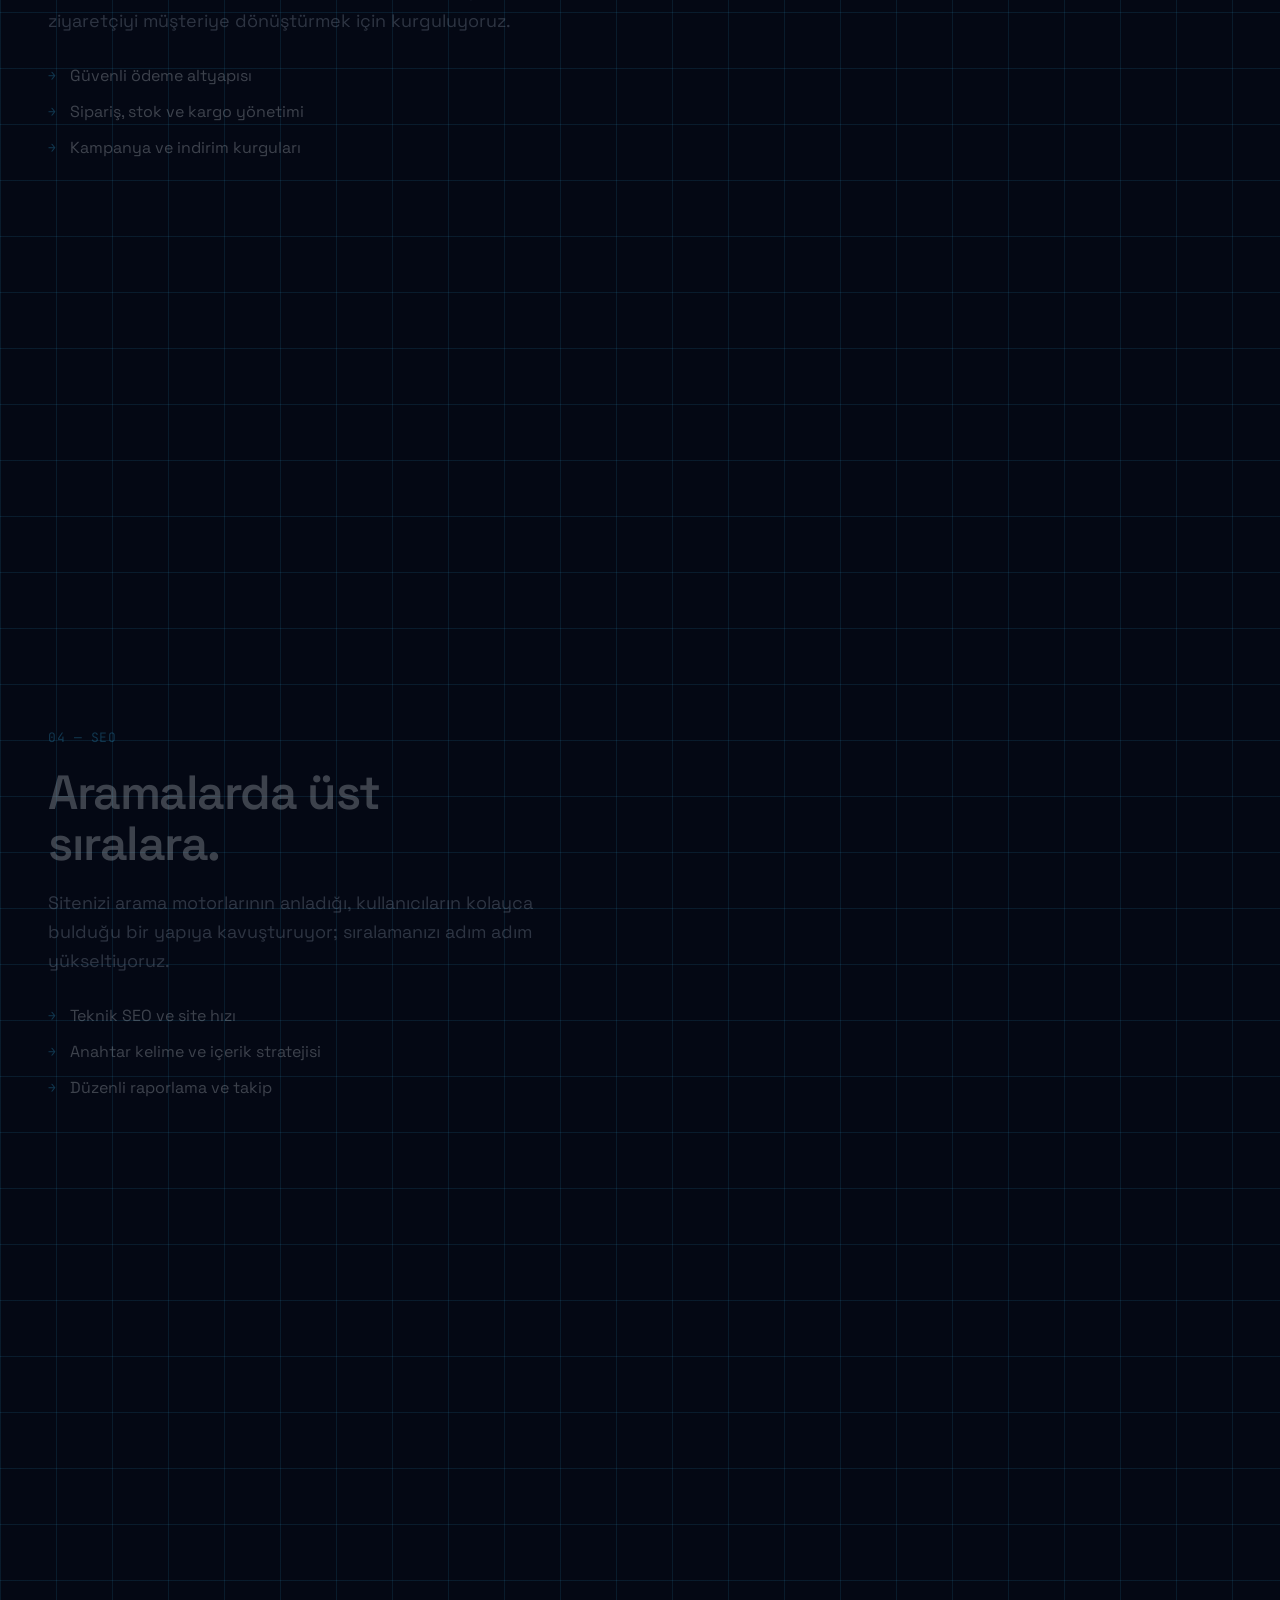
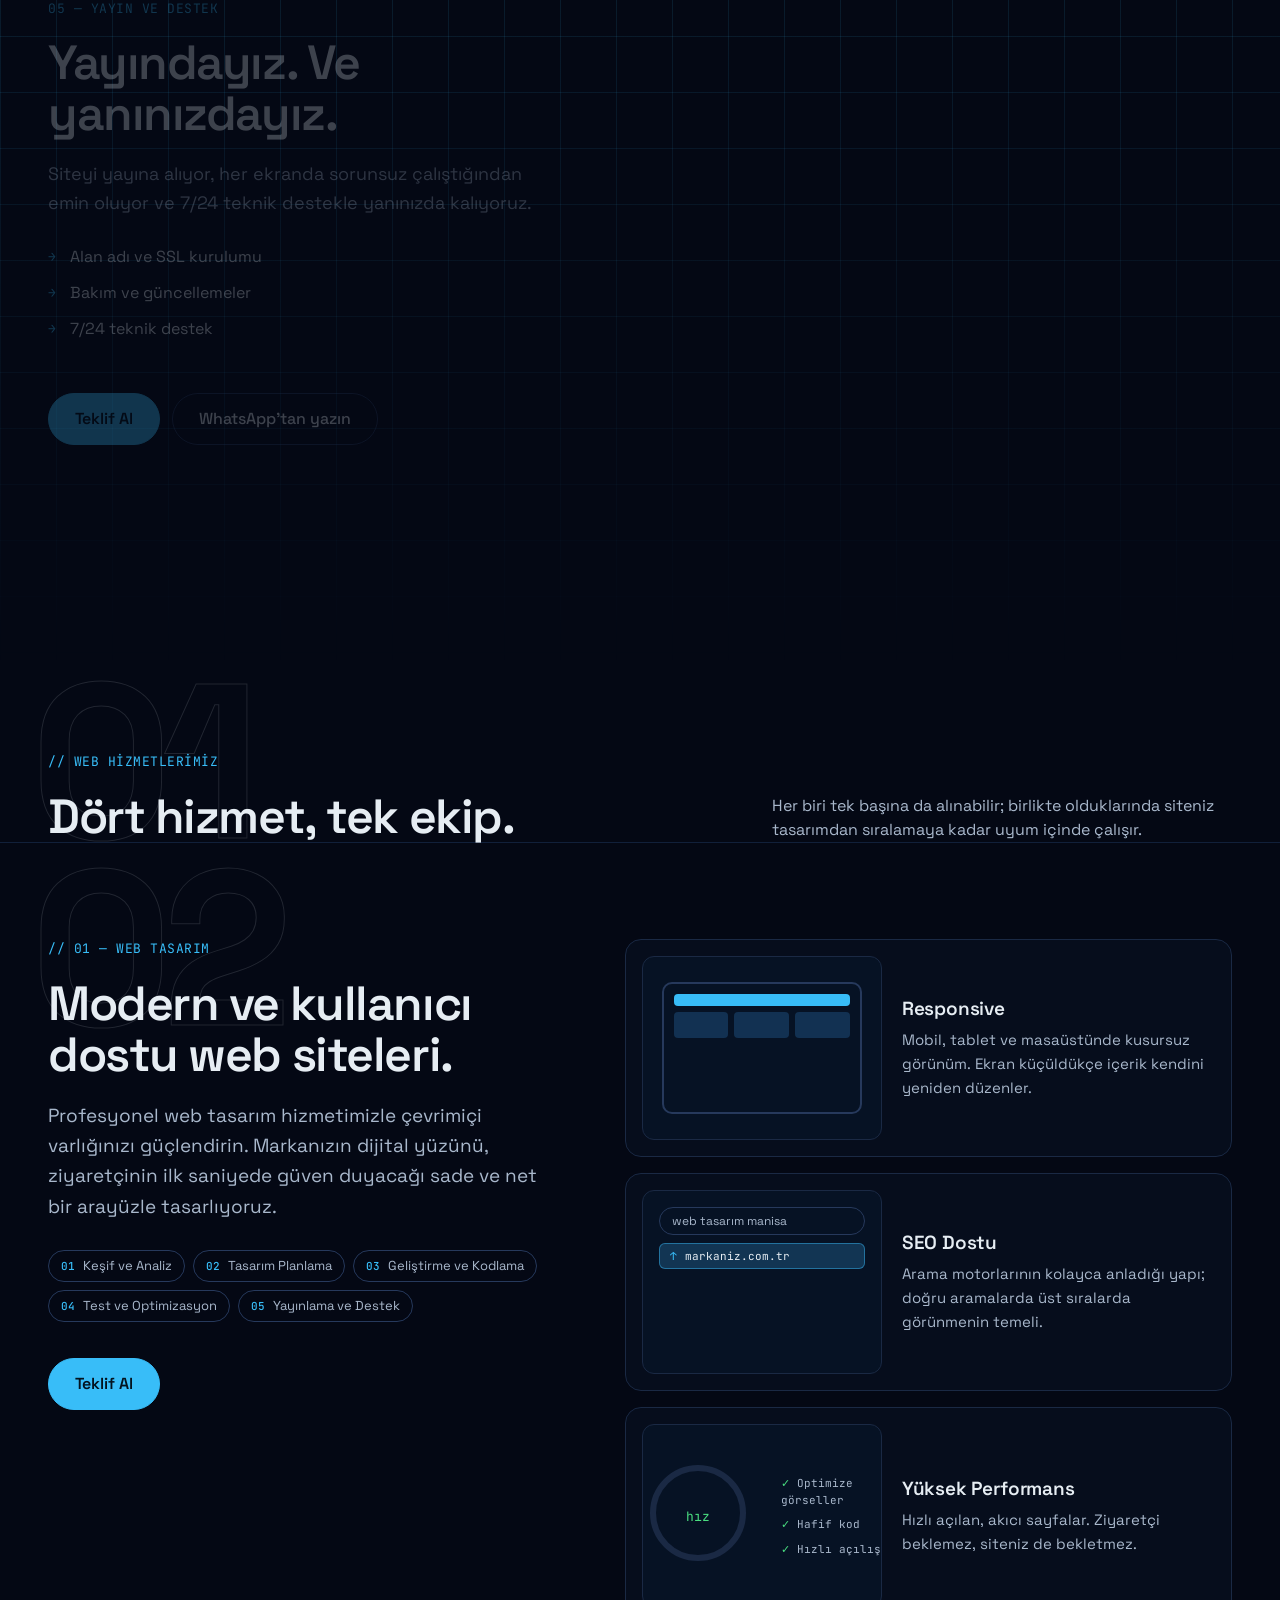
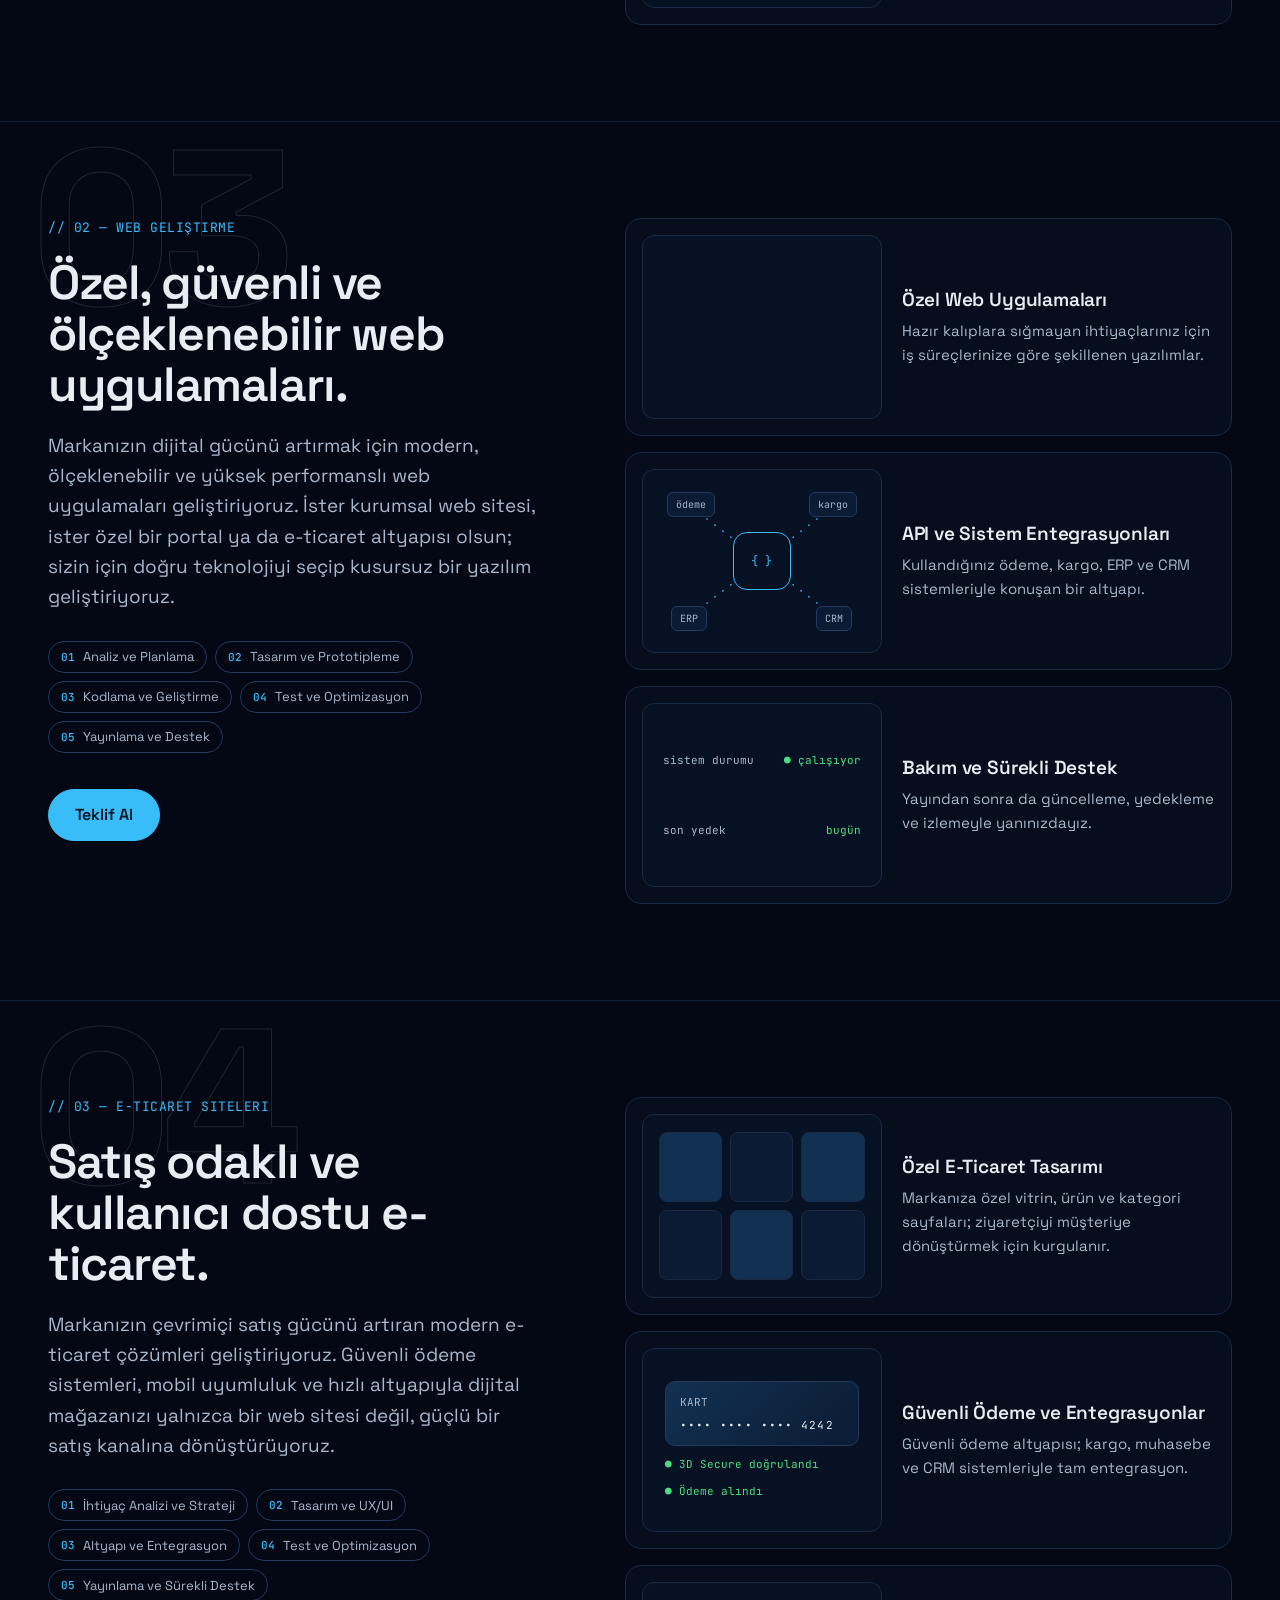
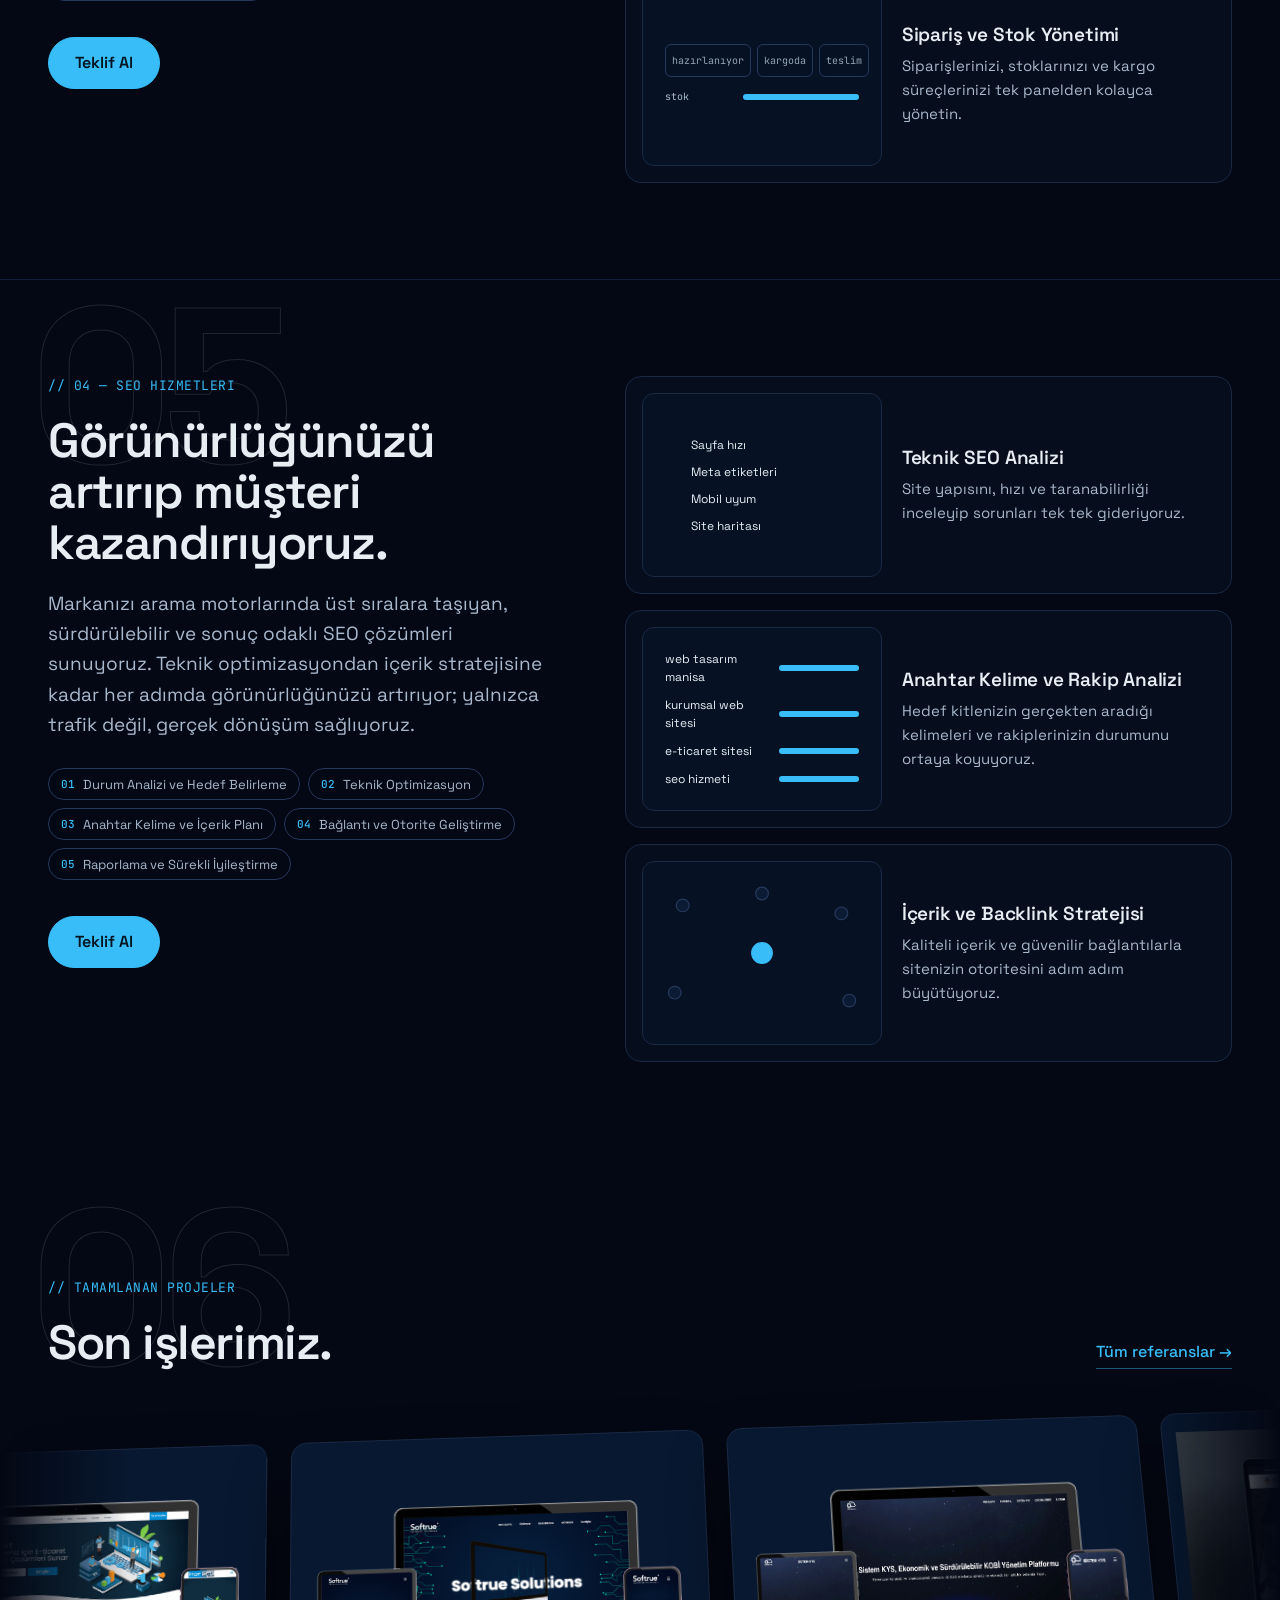
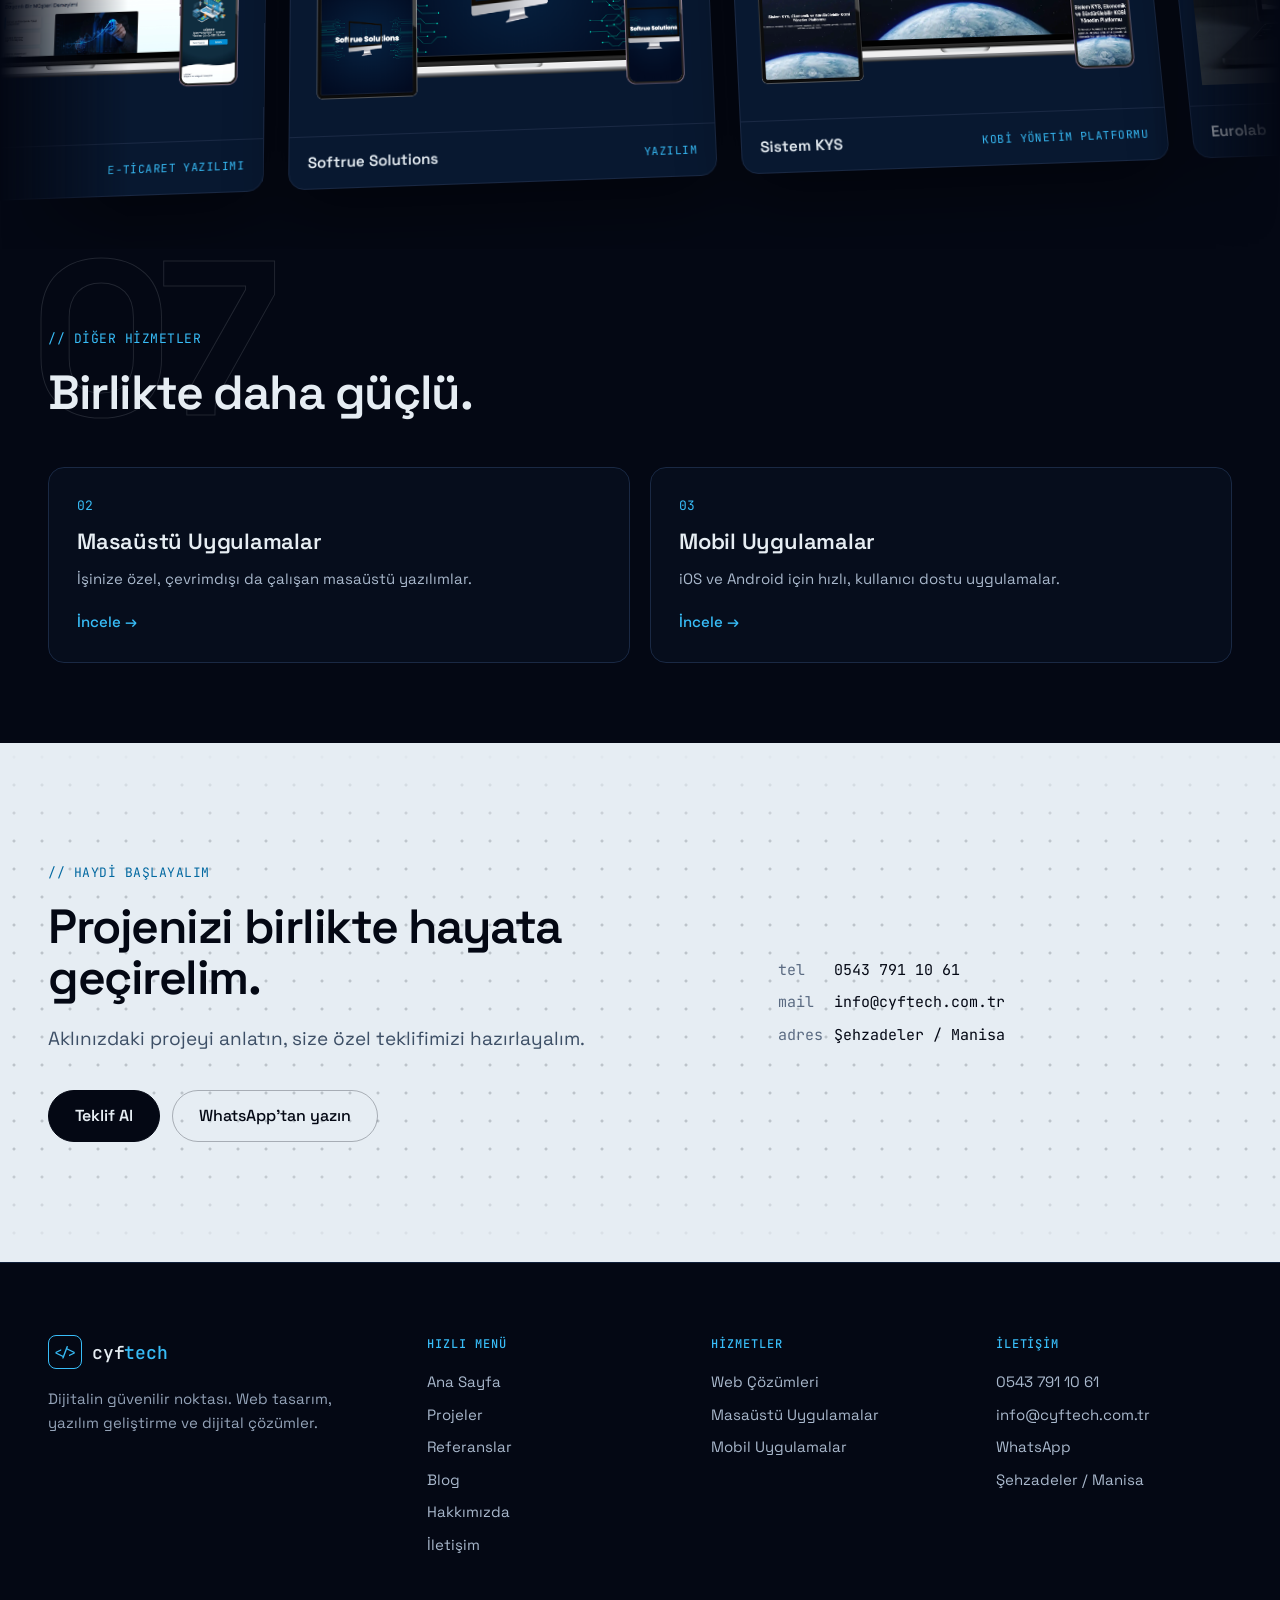
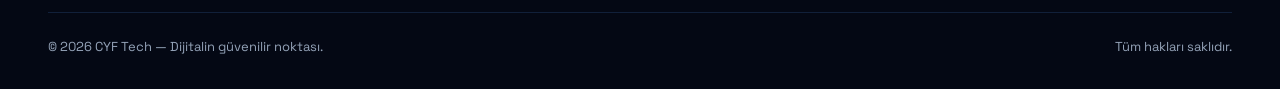
<file: web-cozumleri.html>
<!DOCTYPE html>
<html lang="tr">
<head>
<meta charset="UTF-8">
<meta name="viewport" content="width=device-width, initial-scale=1.0">
<title>Web Çözümleri — Web Tasarım, Yazılım, E-Ticaret ve SEO | CYF Tech</title>
<meta name="description" content="CYF Tech web çözümleri: web tasarım, özel web yazılımı, e-ticaret siteleri ve SEO hizmetleri tek çatı altında. Tasarımdan yayına uçtan uca.">
<meta name="theme-color" content="#040814">
<meta property="og:title" content="Web Çözümleri — Web Tasarım, Yazılım, E-Ticaret ve SEO | CYF Tech">
<meta property="og:description" content="CYF Tech web çözümleri: web tasarım, özel web yazılımı, e-ticaret siteleri ve SEO hizmetleri tek çatı altında. Tasarımdan yayına uçtan uca.">
<meta property="og:type" content="website">
<link rel="icon" type="image/png" href="assets/img/logo/ico.png">
<link rel="preconnect" href="https://fonts.googleapis.com">
<link rel="preconnect" href="https://fonts.gstatic.com" crossorigin>
<link rel="stylesheet" href="https://fonts.googleapis.com/css2?family=JetBrains+Mono:wght@400;500;700&amp;family=Space+Grotesk:wght@400;500;600;700&amp;display=swap">
<link rel="stylesheet" href="assets/css/site.css?v=20261023">
<link rel="stylesheet" href="assets/css/scrolly.css?v=20261023">
<link rel="stylesheet" href="assets/css/web-cozumleri.css?v=20261023">
<script src="assets/js/site.js?v=20261023" defer></script>
<script src="assets/js/ambient.js?v=20261023" defer></script>
<script src="assets/js/scrolly.js?v=20261023" defer></script>
</head>
<body>
<a class="sr-only" href="#icerik">İçeriğe geç</a>
<header class="site-head">
  <a class="logo" href="index.html" aria-label="CYF Tech ana sayfa"><span class="logo-mark">&lt;/&gt;</span><span class="logo-word">cyf<span>tech</span></span></a>
  <nav class="nav" aria-label="Ana menü">
    <div class="nav-dd is-current">
      <button type="button" aria-haspopup="true">Hizmetler <svg width="12" height="12" viewBox="0 0 24 24" fill="none" stroke="currentColor" stroke-width="2" stroke-linecap="round" stroke-linejoin="round" aria-hidden="true"><path d="M6 9l6 6 6-6"/></svg></button>
      <div class="dd-menu"><a href="web-cozumleri.html" aria-current="page"><span class="num">01</span><span><b>Web Çözümleri</b><small>Web tasarım, yazılım, e-ticaret ve SEO — tek çatı altında.</small></span></a><a href="masaustu-uygulamalar.html"><span class="num">02</span><span><b>Masaüstü Uygulamalar</b><small>İşinize özel, çevrimdışı da çalışan masaüstü yazılımlar.</small></span></a><a href="mobil-uygulamalar.html"><span class="num">03</span><span><b>Mobil Uygulamalar</b><small>iOS ve Android için hızlı, kullanıcı dostu uygulamalar.</small></span></a></div>
    </div>
    <a href="projelerimiz.html">Projeler</a>
    <a href="referanslar.html">Referanslar</a>
    <a href="blog.html">Blog</a>
    <a href="hakkimizda.html">Hakkımızda</a>
    <a href="iletisim.html">İletişim</a>
  </nav>
  <div class="head-actions">
    <a class="btn btn-primary btn-sm" href="iletisim.html">Teklif Al</a>
    <button class="menu-btn" type="button" aria-label="Menüyü aç" aria-expanded="false" aria-controls="mnav"><svg width="20" height="20" viewBox="0 0 24 24" fill="none" stroke="currentColor" stroke-width="1.8" stroke-linecap="round" aria-hidden="true"><path d="M4 7h16M4 12h16M4 17h16"/></svg></button>
  </div>
  
</header>
<nav class="mnav" id="mnav" aria-label="Mobil menü">
  <a href="index.html">Ana Sayfa</a>
  <div class="mnav-label">HİZMETLER</div>
  <a href="web-cozumleri.html" aria-current="page">Web Çözümleri</a><a href="masaustu-uygulamalar.html">Masaüstü Uygulamalar</a><a href="mobil-uygulamalar.html">Mobil Uygulamalar</a>
  <div class="mnav-label">KURUMSAL</div>
  <a href="projelerimiz.html">Projeler</a>
  <a href="referanslar.html">Referanslar</a>
  <a href="blog.html">Blog</a>
  <a href="hakkimizda.html">Hakkımızda</a>
  <a href="iletisim.html">İletişim</a>
  <a class="btn btn-primary" href="iletisim.html">Teklif Al</a>
</nav>
<main id="icerik">
<section class="wt" aria-label="Web Çözümleri süreci">
  <div class="wt-bg" aria-hidden="true"><div class="floor"><div><div></div></div></div><div class="grid sq"></div></div>

  <div class="wt-steps">
    <div class="wt-step on" data-name="Boş sayfa" data-state="">
      <div class="crumbs"><a href="index.html">CYF TECH</a><span>/</span><span>HİZMETLER</span><span>/</span><span>WEB ÇÖZÜMLERI</span></div>
      <div class="eyebrow">// HİZMETLER · 01 — WEB ÇÖZÜMLERI</div>
      <h1 class="h1">Web’de ihtiyacınız olan her şey, tek çatı altında.</h1>
      <p class="lead">Web tasarımdan özel yazılıma, e-ticaretten SEO’ya kadar markanızın web’deki bütün ihtiyaçlarını tek ekip olarak, uçtan uca üstleniyoruz.</p>
      <div class="btn-row"><a class="btn btn-primary" href="iletisim.html">Teklif Al</a><a class="btn" href="projelerimiz.html">Projelerimize Göz At</a></div>
      <div class="wt-hint"><svg width="16" height="16" viewBox="0 0 24 24" fill="none" stroke="currentColor" stroke-width="1.8" stroke-linecap="round" stroke-linejoin="round" aria-hidden="true"><path d="M12 4v16M6 14l6 6 6-6"/></svg>Kaydırın — tasarımdan yayına bir web projesini izleyin</div>
    </div>
      <div class="wt-step" data-name="Web Tasarım" data-state="is-brief is-wire is-styled is-tasarim is-draw">
        <div class="eyebrow">01 — WEB TASARIM</div>
        <h2>Modern ve kullanıcı dostu web siteleri.</h2>
        <p>Markanızın dijital yüzünü, ziyaretçinin ilk saniyede güven duyacağı sade ve net bir arayüzle tasarlıyoruz.</p>
        <ul class="arrow-list"><li>Tüm ekranlarda mobil uyumlu</li><li>Arama motorlarına uygun yapı</li><li>Hızlı açılan sayfalar</li></ul>
      </div>
      <div class="wt-step" data-name="Web Geliştirme" data-state="is-wire">
        <div class="eyebrow">02 — WEB GELIŞTIRME</div>
        <h2>Özel, güvenli ve ölçeklenebilir yazılım.</h2>
        <p>Hazır kalıplara sığmayan ihtiyaçlarınız için iş süreçlerinize göre şekillenen web uygulamaları geliştiriyoruz.</p>
        <ul class="arrow-list"><li>Özel web uygulamaları ve yönetim panelleri</li><li>API ve sistem entegrasyonları</li><li>Bakım ve sürekli destek</li></ul>
      </div>
      <div class="wt-step" data-name="E-Ticaret" data-state="is-wire is-buy">
        <div class="eyebrow">03 — E-TICARET</div>
        <h2>Satışa hazır mağazalar.</h2>
        <p>Ürün vitrininden ödeme adımına kadar her ekranı, ziyaretçiyi müşteriye dönüştürmek için kurguluyoruz.</p>
        <ul class="arrow-list"><li>Güvenli ödeme altyapısı</li><li>Sipariş, stok ve kargo yönetimi</li><li>Kampanya ve indirim kurguları</li></ul>
      </div>
      <div class="wt-step" data-name="SEO" data-state="is-wire is-seo">
        <div class="eyebrow">04 — SEO</div>
        <h2>Aramalarda üst sıralara.</h2>
        <p>Sitenizi arama motorlarının anladığı, kullanıcıların kolayca bulduğu bir yapıya kavuşturuyor; sıralamanızı adım adım yükseltiyoruz.</p>
        <ul class="arrow-list"><li>Teknik SEO ve site hızı</li><li>Anahtar kelime ve içerik stratejisi</li><li>Düzenli raporlama ve takip</li></ul>
      </div>
      <div class="wt-step" data-name="Yayın ve Destek" data-state="is-wire is-styled is-live is-resp">
        <div class="eyebrow">05 — YAYIN VE DESTEK</div>
        <h2>Yayındayız. Ve yanınızdayız.</h2>
        <p>Siteyi yayına alıyor, her ekranda sorunsuz çalıştığından emin oluyor ve 7/24 teknik destekle yanınızda kalıyoruz.</p>
        <ul class="arrow-list"><li>Alan adı ve SSL kurulumu</li><li>Bakım ve güncellemeler</li><li>7/24 teknik destek</li></ul><div class="btn-row"><a class="btn btn-primary" href="iletisim.html">Teklif Al</a><a class="btn" href="https://wa.me/905437911061" target="_blank" rel="noopener">WhatsApp'tan yazın</a></div>
      </div>
  </div>

  <div class="wt-stage" data-wt-stage aria-hidden="true">
    <div class="wt-label"><b data-wt-num>00</b><span>/ 05</span><i></i><span data-wt-name>Boş sayfa</span></div>
    <div class="wt-fit" data-wt-fit>
      <div class="wt-rig" data-wt-rig>
        <div class="wt-browser">
          <div class="wt-bar">
            <div class="wt-dots"><i></i><i></i><i></i></div>
            <div class="wt-url"><span class="draft">taslak — markaniz.com.tr</span><span class="lock">●</span><span class="live">https://markaniz.com.tr</span></div>
            <div class="wt-badge">YAYINDA</div>
          </div>
          <div class="wt-vp">
            <div class="wt-empty"><b>+</b>Boş sayfa — her şey bir fikirle başlar</div>
            <div class="sx-layer wb-page" data-on="1 5"><div class="wt-page">
              <div class="wt-nav"><i class="b wt-logo" style="--d:0"></i><span class="wt-links"><i class="b" style="--d:1"></i><i class="b" style="--d:2"></i><i class="b" style="--d:3"></i></span><i class="b wt-nbtn" style="--d:4"></i></div>
              <div class="wt-hero">
                <div class="wt-txt"><i class="b wt-t1" style="--d:5"></i><i class="b wt-t2" style="--d:6"></i><i class="b wt-p1" style="--d:7"></i><i class="b wt-p2" style="--d:8"></i><i class="b wt-cta" style="--d:9"></i></div>
                <div class="b wt-img" style="--d:10"><svg viewBox="0 0 200 80" preserveAspectRatio="none" aria-hidden="true"><path d="M0 80 L45 30 L80 60 L120 18 L200 80 Z" fill="#38BDF8" opacity=".55"/><path d="M0 80 L60 50 L100 70 L150 40 L200 80 Z" fill="#0EA5E9" opacity=".7"/><circle cx="160" cy="16" r="8" fill="#E6EDF3" opacity=".8"/></svg></div>
              </div>
              <div class="wt-cards"><i class="b wt-card" style="--d:11"></i><i class="b wt-card" style="--d:12"></i><i class="b wt-card" style="--d:13"></i></div>
            </div></div>
            <div class="sx-layer" data-on="2"><div class="wg-arch">
              <svg viewBox="0 0 560 342" aria-hidden="true">
                <path class="wg-link" style="--i:0" d="M150 92 C210 92 220 171 262 171"/>
                <path class="wg-link" style="--i:1" d="M150 252 C210 252 220 171 262 171"/>
                <path class="wg-link" style="--i:2" d="M330 171 C370 171 380 92 418 92"/>
                <path class="wg-link" style="--i:3" d="M330 171 C370 171 380 252 418 252"/>
                <path class="wg-flow" d="M150 92 C210 92 220 171 262 171"/>
                <path class="wg-flow rev" d="M150 252 C210 252 220 171 262 171"/>
                <path class="wg-flow" d="M330 171 C370 171 380 92 418 92"/>
                <path class="wg-flow rev" d="M330 171 C370 171 380 252 418 252"/>
              </svg>
              <div class="wg-node" style="--i:0;left:30px;top:70px"><span class="tag">ui</span><div>Web arayüzü<small>tarayıcı</small></div></div>
              <div class="wg-node" style="--i:1;left:30px;top:230px"><span class="tag">app</span><div>Yönetim paneli<small>sizin ekibiniz</small></div></div>
              <div class="wg-node core" style="--i:2;left:240px;top:146px"><span class="tag">{ }</span><div>API<small>iş kuralları</small></div></div>
              <div class="wg-node" style="--i:3;left:410px;top:70px"><span class="tag">db</span><div>Veritabanı<small>güvenli kayıt</small></div></div>
              <div class="wg-node" style="--i:4;left:380px;top:230px"><span class="tag">↔</span><div>Entegrasyonlar<small>ödeme · kargo · ERP</small></div></div>
            </div></div>
            <div class="sx-layer" data-on="3">
              <div class="ec-store">
                <div class="ec-head pop" style="--i:0"><i class="ec-logo"></i><i class="ec-search"></i><span class="ec-cart"><svg width="18" height="18" viewBox="0 0 24 24" fill="none" stroke="currentColor" stroke-width="1.8" stroke-linecap="round" stroke-linejoin="round" aria-hidden="true"><path d="M3 4h2l2.4 11h11.2L21 8H6.2"/><circle cx="9" cy="19" r="1.4"/><circle cx="18" cy="19" r="1.4"/></svg><b class="ec-count">1</b></span></div>
                <div class="ec-pills pop" style="--i:1"><i></i><i></i><i></i><i></i></div>
                <div class="ec-grid"><div class="ec-p pop" style="--i:3"><div class="ec-img" style="background:#1E3A5F"><svg width="40" height="40" viewBox="0 0 40 40" aria-hidden="true"><circle cx="20" cy="20" r="14" fill="#38BDF8" opacity=".8"/></svg></div><i class="ec-nm"></i><i class="ec-pr"></i><div class="ec-add">Sepete ekle</div></div><div class="ec-p pop" style="--i:4"><div class="ec-img" style="background:#3A2A4F"><svg width="40" height="40" viewBox="0 0 40 40" aria-hidden="true"><rect x="8" y="6" width="24" height="30" rx="6" fill="#C084FC" opacity=".8"/></svg></div><i class="ec-nm"></i><i class="ec-pr"></i><div class="ec-add">Sepete ekle</div></div><div class="ec-p pop" style="--i:5"><div class="ec-img" style="background:#1F3D33"><svg width="40" height="40" viewBox="0 0 40 40" aria-hidden="true"><path d="M6 34 L20 6 L34 34 Z" fill="#4ADE80" opacity=".8"/></svg></div><i class="ec-nm"></i><i class="ec-pr"></i><div class="ec-add">Sepete ekle</div></div><div class="ec-p pop" style="--i:6"><div class="ec-img" style="background:#4A3520"><svg width="40" height="40" viewBox="0 0 40 40" aria-hidden="true"><rect x="6" y="12" width="28" height="18" rx="9" fill="#F2B33D" opacity=".85"/></svg></div><i class="ec-nm"></i><i class="ec-pr"></i><div class="ec-add">Sepete ekle</div></div></div>
              </div>
              <div class="ec-drawer">
                <h5>Sepetiniz · 1 ürün</h5>
                <div class="ec-line"><i></i><span><b></b><em></em></span></div>
                <div class="ec-pay"><span>Ödeme</span><b>3D Secure ✓</b></div>
                <div class="ec-done"><span>Siparişi tamamla</span><span>Sipariş alındı ✓</span></div>
              </div>
            </div>
            <div class="sx-layer wb-serp" data-on="4">
              <div class="wb-q"><svg width="14" height="14" viewBox="0 0 24 24" fill="none" stroke="currentColor" stroke-width="2" stroke-linecap="round" aria-hidden="true"><circle cx="11" cy="11" r="7"/><path d="M20 20l-4-4"/></svg>web tasarım manisa</div>
              <div class="se-list">
                <div class="se-r" style="--c:0"><span class="u">rakip-ajans.com</span><i class="tt"></i><i class="d"></i></div><div class="se-r" style="--c:1"><span class="u">dijital-firma.com</span><i class="tt"></i><i class="d"></i></div><div class="se-r" style="--c:2"><span class="u">ornek-site.com.tr</span><i class="tt"></i><i class="d"></i></div><div class="se-r" style="--c:3"><span class="u">baska-ajans.net</span><i class="tt"></i><i class="d"></i></div><div class="se-r" style="--c:4"><span class="u">web-hizmet.com</span><i class="tt"></i><i class="d"></i></div>
                <div class="se-r me"><span class="u">markaniz.com.tr</span><span class="tt">Markanız — Web Tasarım Manisa</span></div>
              </div>
            </div>
          </div>
        </div>
        <div class="wt-ov wt-brief1"><div class="chip float"><div><b>Renk paleti</b><div class="wt-swatches" style="margin-top:6px"><i style="background:#38BDF8"></i><i style="background:#0B1B33"></i><i style="background:#E6EDF3"></i><i style="background:#F2B33D"></i></div></div></div></div>
        <div class="wt-ov wt-brief2"><div class="chip float" style="animation-delay:-1.2s"><span class="wt-aa">Aa</span><div><b>Tipografi</b><small>Okunaklı ve karakterli</small></div></div></div>
        <div class="wt-ov wb-o-l" data-on="2"><div class="chip float"><span class="tag">ssl</span><div><b>Güvenli altyapı</b><small>Şifreli bağlantı ve yetki</small></div></div></div>
        <div class="wt-ov wb-o-br" data-on="2"><div class="chip float" style="animation-delay:-1.4s"><span class="tag">↗</span><div><b>Ölçeklenebilir</b><small>Büyüdükçe genişler</small></div></div></div>
        <div class="wt-ov wb-o-l" data-on="3"><div class="chip float"><span class="tag">✓</span><div><b>Güvenli ödeme</b><small>3D Secure ile korunur</small></div></div></div>
        <div class="wt-ov wb-rank sx-panel" data-on="4"><span class="n"></span><div><b>Sıralamanız</b><small>"web tasarım manisa"</small></div></div>
        <div class="wt-ov wb-o-br" data-on="4"><div class="chip float" style="animation-delay:-1.4s"><span class="tag">↑</span><div><b>Organik trafik</b><small>Yükselişte</small></div></div></div>
        <div class="wt-devices"><span>Masaüstü</span><span>Tablet</span><span>Mobil</span></div>
        <div class="wt-ov wt-live1"><div class="chip float"><span class="tag">ssl</span><div><b>Güvenli bağlantı</b><small>SSL ile korunur</small></div></div></div>
        <div class="wt-ov wt-live2"><div class="chip float" style="animation-delay:-1.5s"><span class="dot"></span><div><b>7/24 destek</b><small>Yayından sonra da yanınızda</small></div></div></div>
        <div class="wt-cursor"><svg width="18" height="18" viewBox="0 0 24 24" aria-hidden="true"><path d="M4 2l16 10-7 1.5L9.5 21z" fill="#E6EDF3" stroke="#040814" stroke-width="1.5" stroke-linejoin="round"/></svg><span>CYF</span></div>
        <div class="ec-fly"></div>
        <div class="ec-cursor"><svg width="18" height="18" viewBox="0 0 24 24" aria-hidden="true"><path d="M4 2l16 10-7 1.5L9.5 21z" fill="#E6EDF3" stroke="#040814" stroke-width="1.5" stroke-linejoin="round"/></svg></div>
      </div>
    </div>
  </div>
</section>

<section class="section-tight" style="padding-bottom:0">
  <div class="wrap"><div class="sec-head" data-num="01" style="margin-bottom:0"><div><div class="eyebrow">// WEB HİZMETLERİMİZ</div><h2 class="h2">Dört hizmet, tek ekip.</h2></div><p class="muted">Her biri tek başına da alınabilir; birlikte olduklarında siteniz tasarımdan sıralamaya kadar uyum içinde çalışır.</p></div></div>
</section>

<section class="svc-block" id="web-tasarim">
  <div class="wrap split">
    <div class="reveal" data-num="02">
      <div class="eyebrow">// 01 — WEB TASARIM</div>
      <h2 class="h2">Modern ve kullanıcı dostu web siteleri.</h2>
      <p class="lead" style="margin-top:20px">Profesyonel web tasarım hizmetimizle çevrimiçi varlığınızı güçlendirin. Markanızın dijital yüzünü, ziyaretçinin ilk saniyede güven duyacağı sade ve net bir arayüzle tasarlıyoruz.</p>
      <div class="svc-flow" aria-label="Süreç"><span><b>01</b>Keşif ve Analiz</span><span><b>02</b>Tasarım Planlama</span><span><b>03</b>Geliştirme ve Kodlama</span><span><b>04</b>Test ve Optimizasyon</span><span><b>05</b>Yayınlama ve Destek</span></div>
      <div class="btn-row"><a class="btn btn-primary" href="iletisim.html">Teklif Al</a></div>
    </div>
    <div class="svc-cards"><div class="card reveal"><div class="demo demo-resp" aria-hidden="true"><div class="dev"><i></i><i></i><i></i><i></i></div></div><div><h3 class="h3">Responsive</h3><p style="margin-top:8px">Mobil, tablet ve masaüstünde kusursuz görünüm. Ekran küçüldükçe içerik kendini yeniden düzenler.</p></div></div><div class="card reveal"><div class="demo demo-seo" aria-hidden="true"><div class="q">web tasarım manisa</div><div class="rs"><div class="r o" style="--y0:0px;--y1:31px">rakip-site.com</div><div class="r o" style="--y0:31px;--y1:62px">baska-firma.com</div><div class="r o" style="--y0:62px;--y1:93px">ornek-ajans.com</div><div class="r me"><b>↑</b> markaniz.com.tr</div></div></div><div><h3 class="h3">SEO Dostu</h3><p style="margin-top:8px">Arama motorlarının kolayca anladığı yapı; doğru aramalarda üst sıralarda görünmenin temeli.</p></div></div><div class="card reveal"><div class="demo demo-perf" aria-hidden="true"><div class="ring"><svg viewBox="0 0 110 110"><circle class="bg" cx="55" cy="55" r="45"/><circle class="fg" cx="55" cy="55" r="45"/></svg><span>hız</span></div><ul><li>Optimize görseller</li><li>Hafif kod</li><li>Hızlı açılış</li></ul></div><div><h3 class="h3">Yüksek Performans</h3><p style="margin-top:8px">Hızlı açılan, akıcı sayfalar. Ziyaretçi beklemez, siteniz de bekletmez.</p></div></div></div>
  </div>
</section>
<section class="svc-block" id="web-gelistirme">
  <div class="wrap split">
    <div class="reveal" data-num="03">
      <div class="eyebrow">// 02 — WEB GELIŞTIRME</div>
      <h2 class="h2">Özel, güvenli ve ölçeklenebilir web uygulamaları.</h2>
      <p class="lead" style="margin-top:20px">Markanızın dijital gücünü artırmak için modern, ölçeklenebilir ve yüksek performanslı web uygulamaları geliştiriyoruz. İster kurumsal web sitesi, ister özel bir portal ya da e-ticaret altyapısı olsun; sizin için doğru teknolojiyi seçip kusursuz bir yazılım geliştiriyoruz.</p>
      <div class="svc-flow" aria-label="Süreç"><span><b>01</b>Analiz ve Planlama</span><span><b>02</b>Tasarım ve Prototipleme</span><span><b>03</b>Kodlama ve Geliştirme</span><span><b>04</b>Test ve Optimizasyon</span><span><b>05</b>Yayınlama ve Destek</span></div>
      <div class="btn-row"><a class="btn btn-primary" href="iletisim.html">Teklif Al</a></div>
    </div>
    <div class="svc-cards"><div class="card reveal"><div class="demo demo-api" aria-hidden="true"><div class="rq">GET /api/siparisler</div><div class="rs">200 OK · 24ms</div><div class="rs">[ {"durum": "kargoda"}, … ]</div></div><div><h3 class="h3">Özel Web Uygulamaları</h3><p style="margin-top:8px">Hazır kalıplara sığmayan ihtiyaçlarınız için iş süreçlerinize göre şekillenen yazılımlar.</p></div></div><div class="card reveal"><div class="demo demo-int" aria-hidden="true"><svg viewBox="0 0 300 200" preserveAspectRatio="none"><path d="M60 40 L150 100"/><path d="M240 40 L150 100"/><path d="M60 160 L150 100"/><path d="M240 160 L150 100"/></svg><span class="sat" style="left:10%;top:12%">ödeme</span><span class="sat" style="right:10%;top:12%">kargo</span><span class="sat" style="left:12%;bottom:12%">ERP</span><span class="sat" style="right:12%;bottom:12%">CRM</span><div class="hub">{ }</div></div><div><h3 class="h3">API ve Sistem Entegrasyonları</h3><p style="margin-top:8px">Kullandığınız ödeme, kargo, ERP ve CRM sistemleriyle konuşan bir altyapı.</p></div></div><div class="card reveal"><div class="demo demo-care" aria-hidden="true"><div class="row"><span>sistem durumu</span><b>● çalışıyor</b></div><div class="bars"><i style="--i:0"></i><i style="--i:1"></i><i style="--i:2"></i><i style="--i:3"></i><i style="--i:4"></i><i style="--i:5"></i><i style="--i:6"></i><i style="--i:7"></i><i style="--i:8"></i><i style="--i:9"></i><i style="--i:10"></i><i style="--i:11"></i><i style="--i:12"></i><i style="--i:13"></i><i style="--i:14"></i><i style="--i:15"></i><i style="--i:16"></i><i style="--i:17"></i><i style="--i:18"></i><i style="--i:19"></i><i style="--i:20"></i><i style="--i:21"></i><i style="--i:22"></i><i style="--i:23"></i></div><div class="row"><span>son yedek</span><b>bugün</b></div></div><div><h3 class="h3">Bakım ve Sürekli Destek</h3><p style="margin-top:8px">Yayından sonra da güncelleme, yedekleme ve izlemeyle yanınızdayız.</p></div></div></div>
  </div>
</section>
<section class="svc-block" id="e-ticaret">
  <div class="wrap split">
    <div class="reveal" data-num="04">
      <div class="eyebrow">// 03 — E-TICARET SITELERI</div>
      <h2 class="h2">Satış odaklı ve kullanıcı dostu e-ticaret.</h2>
      <p class="lead" style="margin-top:20px">Markanızın çevrimiçi satış gücünü artıran modern e-ticaret çözümleri geliştiriyoruz. Güvenli ödeme sistemleri, mobil uyumluluk ve hızlı altyapıyla dijital mağazanızı yalnızca bir web sitesi değil, güçlü bir satış kanalına dönüştürüyoruz.</p>
      <div class="svc-flow" aria-label="Süreç"><span><b>01</b>İhtiyaç Analizi ve Strateji</span><span><b>02</b>Tasarım ve UX/UI</span><span><b>03</b>Altyapı ve Entegrasyon</span><span><b>04</b>Test ve Optimizasyon</span><span><b>05</b>Yayınlama ve Sürekli Destek</span></div>
      <div class="btn-row"><a class="btn btn-primary" href="iletisim.html">Teklif Al</a></div>
    </div>
    <div class="svc-cards"><div class="card reveal"><div class="demo demo-shop" aria-hidden="true"><i style="--i:0"></i><i style="--i:1"></i><i style="--i:2"></i><i style="--i:3"></i><i style="--i:4"></i><i style="--i:5"></i></div><div><h3 class="h3">Özel E-Ticaret Tasarımı</h3><p style="margin-top:8px">Markanıza özel vitrin, ürün ve kategori sayfaları; ziyaretçiyi müşteriye dönüştürmek için kurgulanır.</p></div></div><div class="card reveal"><div class="demo demo-pay" aria-hidden="true"><div class="cc"><span>KART</span><b>•••• •••• •••• 4242</b></div><div class="ok">● 3D Secure doğrulandı</div><div class="ok" style="animation-delay:.4s">● Ödeme alındı</div></div><div><h3 class="h3">Güvenli Ödeme ve Entegrasyonlar</h3><p style="margin-top:8px">Güvenli ödeme altyapısı; kargo, muhasebe ve CRM sistemleriyle tam entegrasyon.</p></div></div><div class="card reveal"><div class="demo demo-order" aria-hidden="true"><div class="steps3"><span style="--i:0">hazırlanıyor</span><span style="--i:1">kargoda</span><span style="--i:2">teslim</span></div><div class="stock">stok<span><i></i></span></div></div><div><h3 class="h3">Sipariş ve Stok Yönetimi</h3><p style="margin-top:8px">Siparişlerinizi, stoklarınızı ve kargo süreçlerinizi tek panelden kolayca yönetin.</p></div></div></div>
  </div>
</section>
<section class="svc-block" id="seo">
  <div class="wrap split">
    <div class="reveal" data-num="05">
      <div class="eyebrow">// 04 — SEO HIZMETLERI</div>
      <h2 class="h2">Görünürlüğünüzü artırıp müşteri kazandırıyoruz.</h2>
      <p class="lead" style="margin-top:20px">Markanızı arama motorlarında üst sıralara taşıyan, sürdürülebilir ve sonuç odaklı SEO çözümleri sunuyoruz. Teknik optimizasyondan içerik stratejisine kadar her adımda görünürlüğünüzü artırıyor; yalnızca trafik değil, gerçek dönüşüm sağlıyoruz.</p>
      <div class="svc-flow" aria-label="Süreç"><span><b>01</b>Durum Analizi ve Hedef Belirleme</span><span><b>02</b>Teknik Optimizasyon</span><span><b>03</b>Anahtar Kelime ve İçerik Planı</span><span><b>04</b>Bağlantı ve Otorite Geliştirme</span><span><b>05</b>Raporlama ve Sürekli İyileştirme</span></div>
      <div class="btn-row"><a class="btn btn-primary" href="iletisim.html">Teklif Al</a></div>
    </div>
    <div class="svc-cards"><div class="card reveal"><div class="demo demo-audit" aria-hidden="true"><div><i style="--i:0"></i>Sayfa hızı</div><div><i style="--i:1"></i>Meta etiketleri</div><div><i style="--i:2"></i>Mobil uyum</div><div><i style="--i:3"></i>Site haritası</div></div><div><h3 class="h3">Teknik SEO Analizi</h3><p style="margin-top:8px">Site yapısını, hızı ve taranabilirliği inceleyip sorunları tek tek gideriyoruz.</p></div></div><div class="card reveal"><div class="demo demo-kw" aria-hidden="true"><div>web tasarım manisa<span><i style="--w:92%;--i:0"></i></span></div><div>kurumsal web sitesi<span><i style="--w:78%;--i:1"></i></span></div><div>e-ticaret sitesi<span><i style="--w:70%;--i:2"></i></span></div><div>seo hizmeti<span><i style="--w:64%;--i:3"></i></span></div></div><div><h3 class="h3">Anahtar Kelime ve Rakip Analizi</h3><p style="margin-top:8px">Hedef kitlenizin gerçekten aradığı kelimeleri ve rakiplerinizin durumunu ortaya koyuyoruz.</p></div></div><div class="card reveal"><div class="demo demo-links" aria-hidden="true"><svg viewBox="0 0 300 200"><line x1="50" y1="40" x2="150" y2="100" style="--i:0"/><line x1="250" y1="50" x2="150" y2="100" style="--i:1"/><line x1="40" y1="150" x2="150" y2="100" style="--i:2"/><line x1="260" y1="160" x2="150" y2="100" style="--i:3"/><line x1="150" y1="25" x2="150" y2="100" style="--i:4"/><circle cx="50" cy="40" r="8"/><circle cx="250" cy="50" r="8"/><circle cx="40" cy="150" r="8"/><circle cx="260" cy="160" r="8"/><circle cx="150" cy="25" r="8"/><circle class="me" cx="150" cy="100" r="13"/></svg></div><div><h3 class="h3">İçerik ve Backlink Stratejisi</h3><p style="margin-top:8px">Kaliteli içerik ve güvenilir bağlantılarla sitenizin otoritesini adım adım büyütüyoruz.</p></div></div></div>
  </div>
</section>

<section class="section" style="padding-bottom:0">
  <div class="wrap">
    <div class="sec-head" data-num="06" style="margin-bottom:0"><div><div class="eyebrow">// TAMAMLANAN PROJELER</div><h2 class="h2">Son işlerimiz.</h2></div><a class="link-arrow" href="referanslar.html">Tüm referanslar →</a></div>
  </div>
  <div class="marquee" aria-label="Tamamlanan projeler">
  <div class="mq-tilt"><div class="marquee-track"><div class="mq-set"><a class="mq-item" href="referanslar.html"><img src="assets/img/proje/01.png" alt="Hürsat web sitesi ekran görüntüsü" loading="lazy"><div class="mq-cap"><b>Hürsat</b><span>E-Ticaret Yazılımı</span></div></a><a class="mq-item" href="referanslar.html"><img src="assets/img/proje/02.png" alt="Softrue Solutions web sitesi ekran görüntüsü" loading="lazy"><div class="mq-cap"><b>Softrue Solutions</b><span>Yazılım</span></div></a><a class="mq-item" href="referanslar.html"><img src="assets/img/proje/03.png" alt="Sistem KYS web sitesi ekran görüntüsü" loading="lazy"><div class="mq-cap"><b>Sistem KYS</b><span>KOBİ Yönetim Platformu</span></div></a><a class="mq-item" href="referanslar.html"><img src="assets/img/proje/eurolab.webp" alt="Eurolab web sitesi ekran görüntüsü" loading="lazy"><div class="mq-cap"><b>Eurolab</b><span>Laboratuvar</span></div></a></div><div class="mq-set" aria-hidden="true"><a class="mq-item" href="referanslar.html"><img src="assets/img/proje/01.png" alt="Hürsat web sitesi ekran görüntüsü" loading="lazy"><div class="mq-cap"><b>Hürsat</b><span>E-Ticaret Yazılımı</span></div></a><a class="mq-item" href="referanslar.html"><img src="assets/img/proje/02.png" alt="Softrue Solutions web sitesi ekran görüntüsü" loading="lazy"><div class="mq-cap"><b>Softrue Solutions</b><span>Yazılım</span></div></a><a class="mq-item" href="referanslar.html"><img src="assets/img/proje/03.png" alt="Sistem KYS web sitesi ekran görüntüsü" loading="lazy"><div class="mq-cap"><b>Sistem KYS</b><span>KOBİ Yönetim Platformu</span></div></a><a class="mq-item" href="referanslar.html"><img src="assets/img/proje/eurolab.webp" alt="Eurolab web sitesi ekran görüntüsü" loading="lazy"><div class="mq-cap"><b>Eurolab</b><span>Laboratuvar</span></div></a></div></div></div>
</div>
</section>

<section class="section-tight">
  <div class="wrap">
    <div class="sec-head" data-num="07"><div><div class="eyebrow">// DİĞER HİZMETLER</div><h2 class="h2">Birlikte daha güçlü.</h2></div></div>
    <div class="cards c2"><a class="card reveal" href="masaustu-uygulamalar.html"><span class="num">02</span><h3 class="h3">Masaüstü Uygulamalar</h3><p>İşinize özel, çevrimdışı da çalışan masaüstü yazılımlar.</p><span class="more">İncele →</span></a><a class="card reveal" href="mobil-uygulamalar.html"><span class="num">03</span><h3 class="h3">Mobil Uygulamalar</h3><p>iOS ve Android için hızlı, kullanıcı dostu uygulamalar.</p><span class="more">İncele →</span></a></div>
  </div>
</section>

<section class="band-light">
  <div class="bg-layer" aria-hidden="true"></div>
  <div class="wrap">
    <div class="cta reveal">
      <div style="position:relative">
        <div class="eyebrow">// HAYDİ BAŞLAYALIM</div>
        <h2 class="h2">Projenizi birlikte hayata geçirelim.</h2>
        <p class="lead" style="margin-top:20px">Aklınızdaki projeyi anlatın, size özel teklifimizi hazırlayalım.</p>
        <div class="btn-row"><a class="btn btn-primary" href="iletisim.html">Teklif Al</a><a class="btn" href="https://wa.me/905437911061" target="_blank" rel="noopener">WhatsApp'tan yazın</a></div>
      </div>
      <div class="contact-lines" style="position:relative">
        <a href="tel:+905437911061"><span class="k">tel</span>0543 791 10 61</a>
        <a href="mailto:info@cyftech.com.tr"><span class="k">mail</span>info@cyftech.com.tr</a>
        <a href="https://maps.app.goo.gl/161gqpBeCkMonnv89" target="_blank" rel="noopener"><span class="k">adres</span>Şehzadeler / Manisa</a>
      </div>
    </div>
  </div>
</section>
</main>
<footer class="site-foot">
  <div class="wrap">
    <div class="foot-grid">
      <div>
        <a class="logo" href="index.html" aria-label="CYF Tech ana sayfa"><span class="logo-mark">&lt;/&gt;</span><span class="logo-word">cyf<span>tech</span></span></a>
        <p>Dijitalin güvenilir noktası. Web tasarım, yazılım geliştirme ve dijital çözümler.</p>
      </div>
      <div>
        <h2>HIZLI MENÜ</h2>
        <ul><li><a href="index.html">Ana Sayfa</a></li><li><a href="projelerimiz.html">Projeler</a></li><li><a href="referanslar.html">Referanslar</a></li><li><a href="blog.html">Blog</a></li><li><a href="hakkimizda.html">Hakkımızda</a></li><li><a href="iletisim.html">İletişim</a></li></ul>
      </div>
      <div>
        <h2>HİZMETLER</h2>
        <ul><li><a href="web-cozumleri.html">Web Çözümleri</a></li><li><a href="masaustu-uygulamalar.html">Masaüstü Uygulamalar</a></li><li><a href="mobil-uygulamalar.html">Mobil Uygulamalar</a></li></ul>
      </div>
      <div>
        <h2>İLETİŞİM</h2>
        <ul><li><a href="tel:+905437911061">0543 791 10 61</a></li><li><a href="mailto:info@cyftech.com.tr">info@cyftech.com.tr</a></li><li><a href="https://wa.me/905437911061" target="_blank" rel="noopener">WhatsApp</a></li><li><a href="https://maps.app.goo.gl/161gqpBeCkMonnv89" target="_blank" rel="noopener">Şehzadeler / Manisa</a></li></ul>
      </div>
    </div>
    <div class="foot-bottom">
      <span>© 2026 CYF Tech — Dijitalin güvenilir noktası.</span>
      <span>Tüm hakları saklıdır.</span>
    </div>
  </div>
</footer>
<a class="wa-fab" href="https://wa.me/905437911061" target="_blank" rel="noopener" aria-label="WhatsApp ile yazın"><svg width="24" height="24" viewBox="0 0 640 640" fill="currentColor" aria-hidden="true"><path d="M476.9 161.1C435 119.1 379.2 96 319.9 96C197.5 96 97.9 195.6 97.9 318C97.9 357.1 108.1 395.3 127.5 429L96 544L213.7 513.1C246.1 530.8 282.6 540.1 319.8 540.1L319.9 540.1C442.2 540.1 544 440.5 544 318.1C544 258.8 518.8 203.1 476.9 161.1zM319.9 502.7C286.7 502.7 254.2 493.8 225.9 477L219.2 473L149.4 491.3L168 423.2L163.6 416.2C145.1 386.8 135.4 352.9 135.4 318C135.4 216.3 218.2 133.5 320 133.5C369.3 133.5 415.6 152.7 450.4 187.6C485.2 222.5 506.6 268.8 506.5 318.1C506.5 419.9 421.6 502.7 319.9 502.7zM421.1 364.5C415.6 361.7 388.3 348.3 383.2 346.5C378.1 344.6 374.4 343.7 370.7 349.3C367 354.9 356.4 367.3 353.1 371.1C349.9 374.8 346.6 375.3 341.1 372.5C308.5 356.2 287.1 343.4 265.6 306.5C259.9 296.7 271.3 297.4 281.9 276.2C283.7 272.5 282.8 269.3 281.4 266.5C280 263.7 268.9 236.4 264.3 225.3C259.8 214.5 255.2 216 251.8 215.8C248.6 215.6 244.9 215.6 241.2 215.6C237.5 215.6 231.5 217 226.4 222.5C221.3 228.1 207 241.5 207 268.8C207 296.1 226.9 322.5 229.6 326.2C232.4 329.9 268.7 385.9 324.4 410C359.6 425.2 373.4 426.5 391 423.9C401.7 422.3 423.8 410.5 428.4 397.5C433 384.5 433 373.4 431.6 371.1C430.3 368.6 426.6 367.2 421.1 364.5z"/></svg></a>
</body>
</html>
</file>
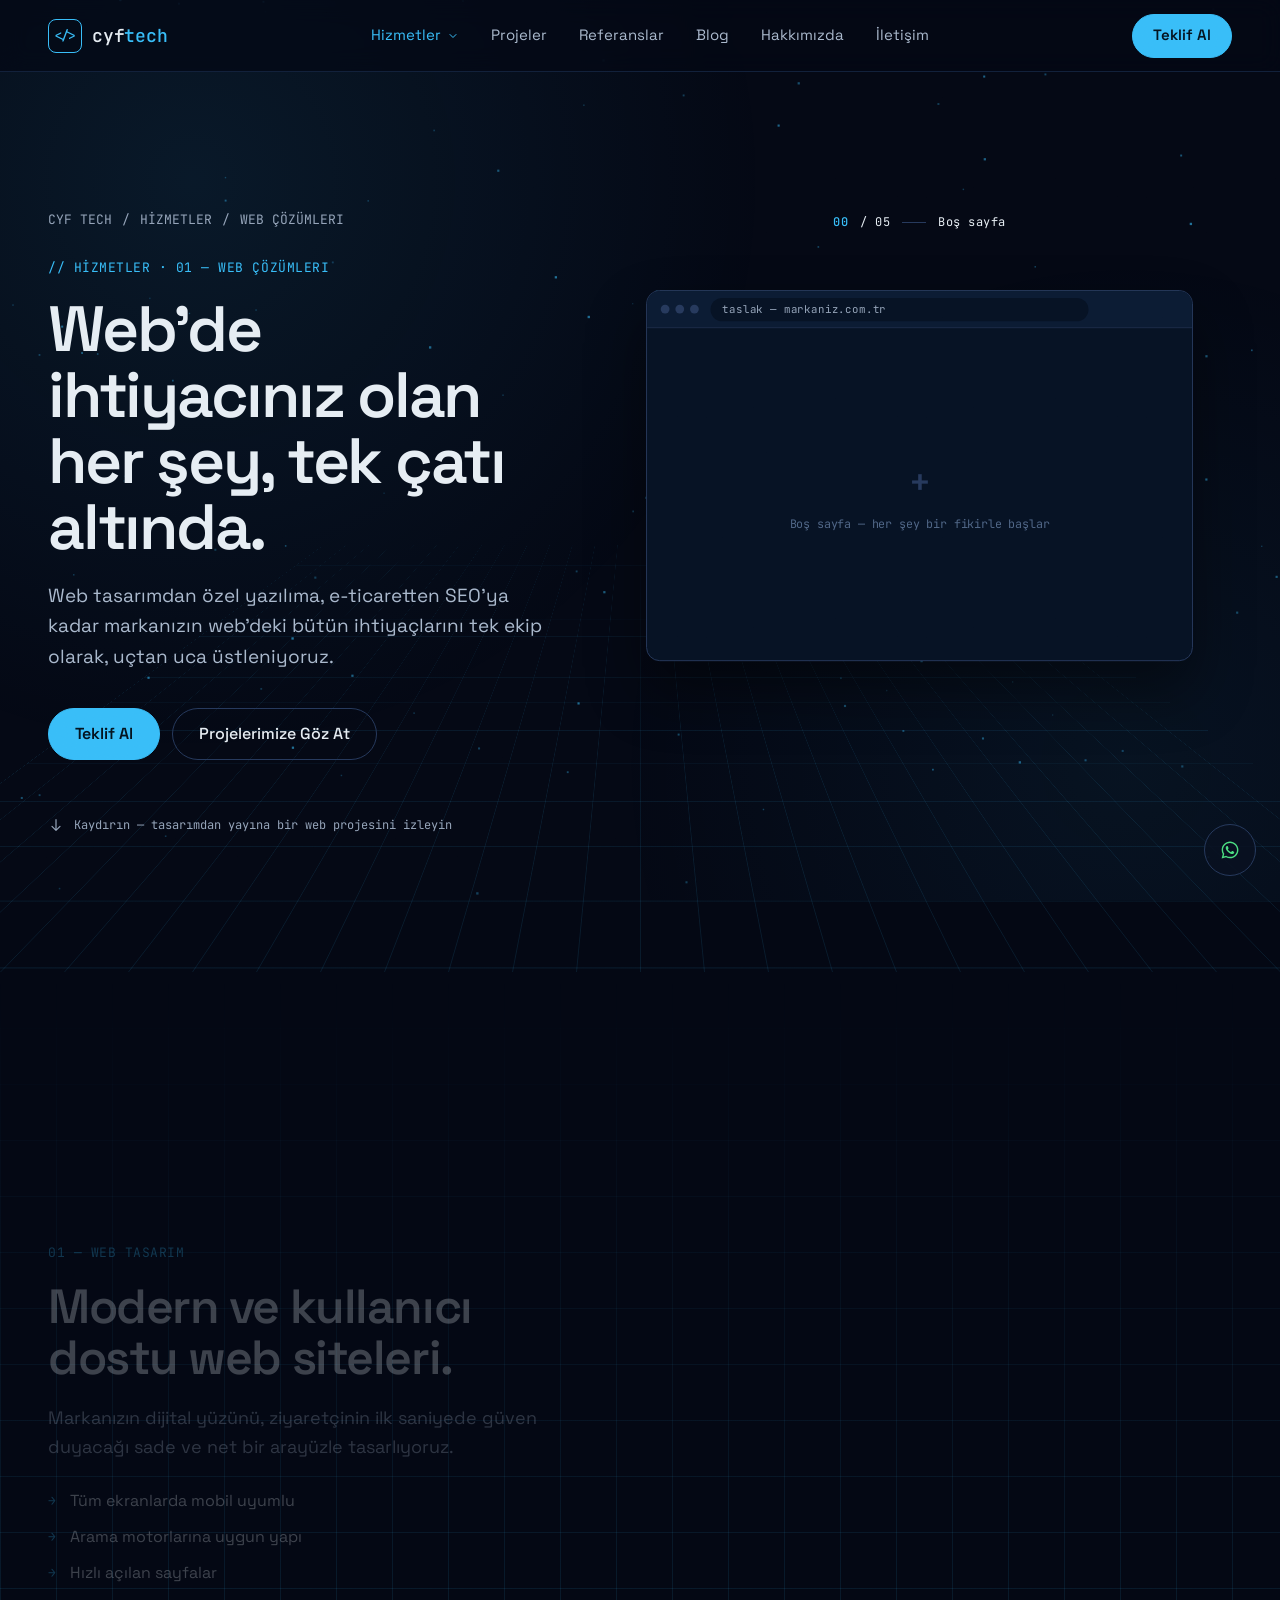
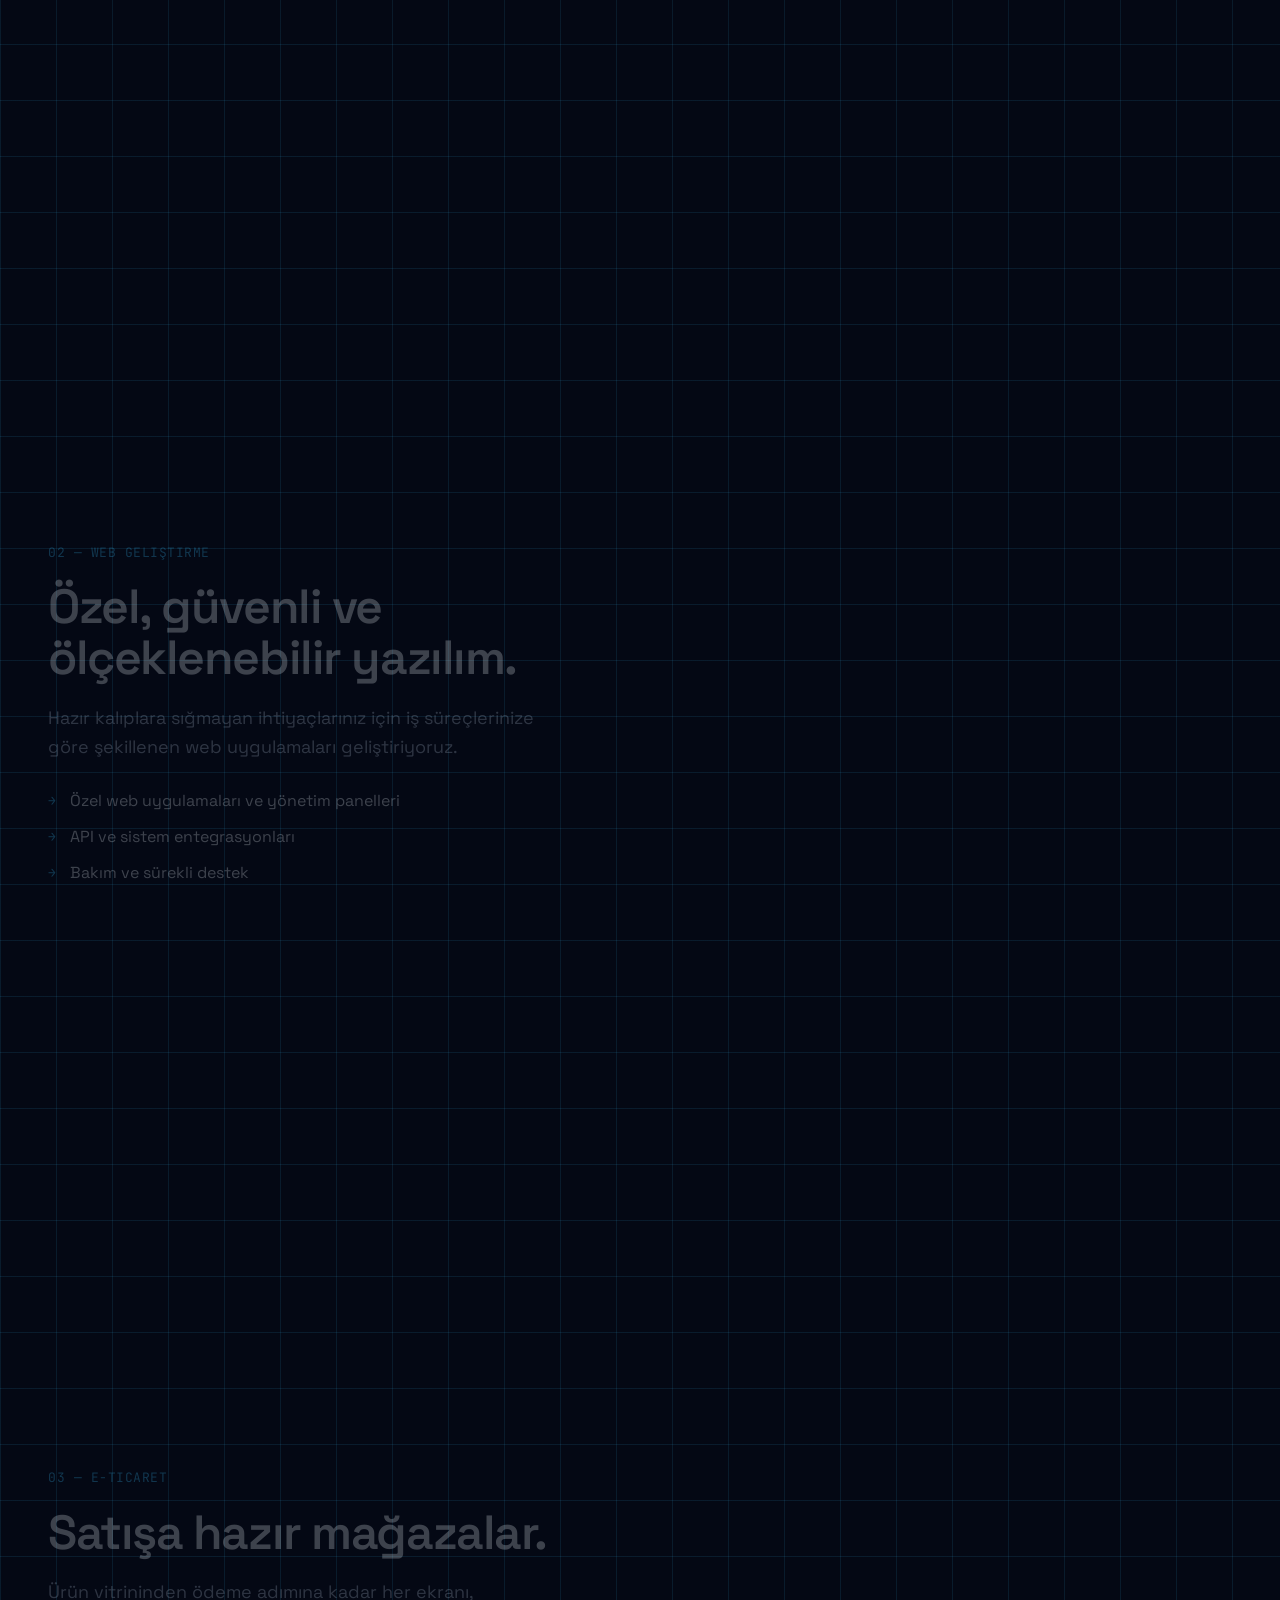
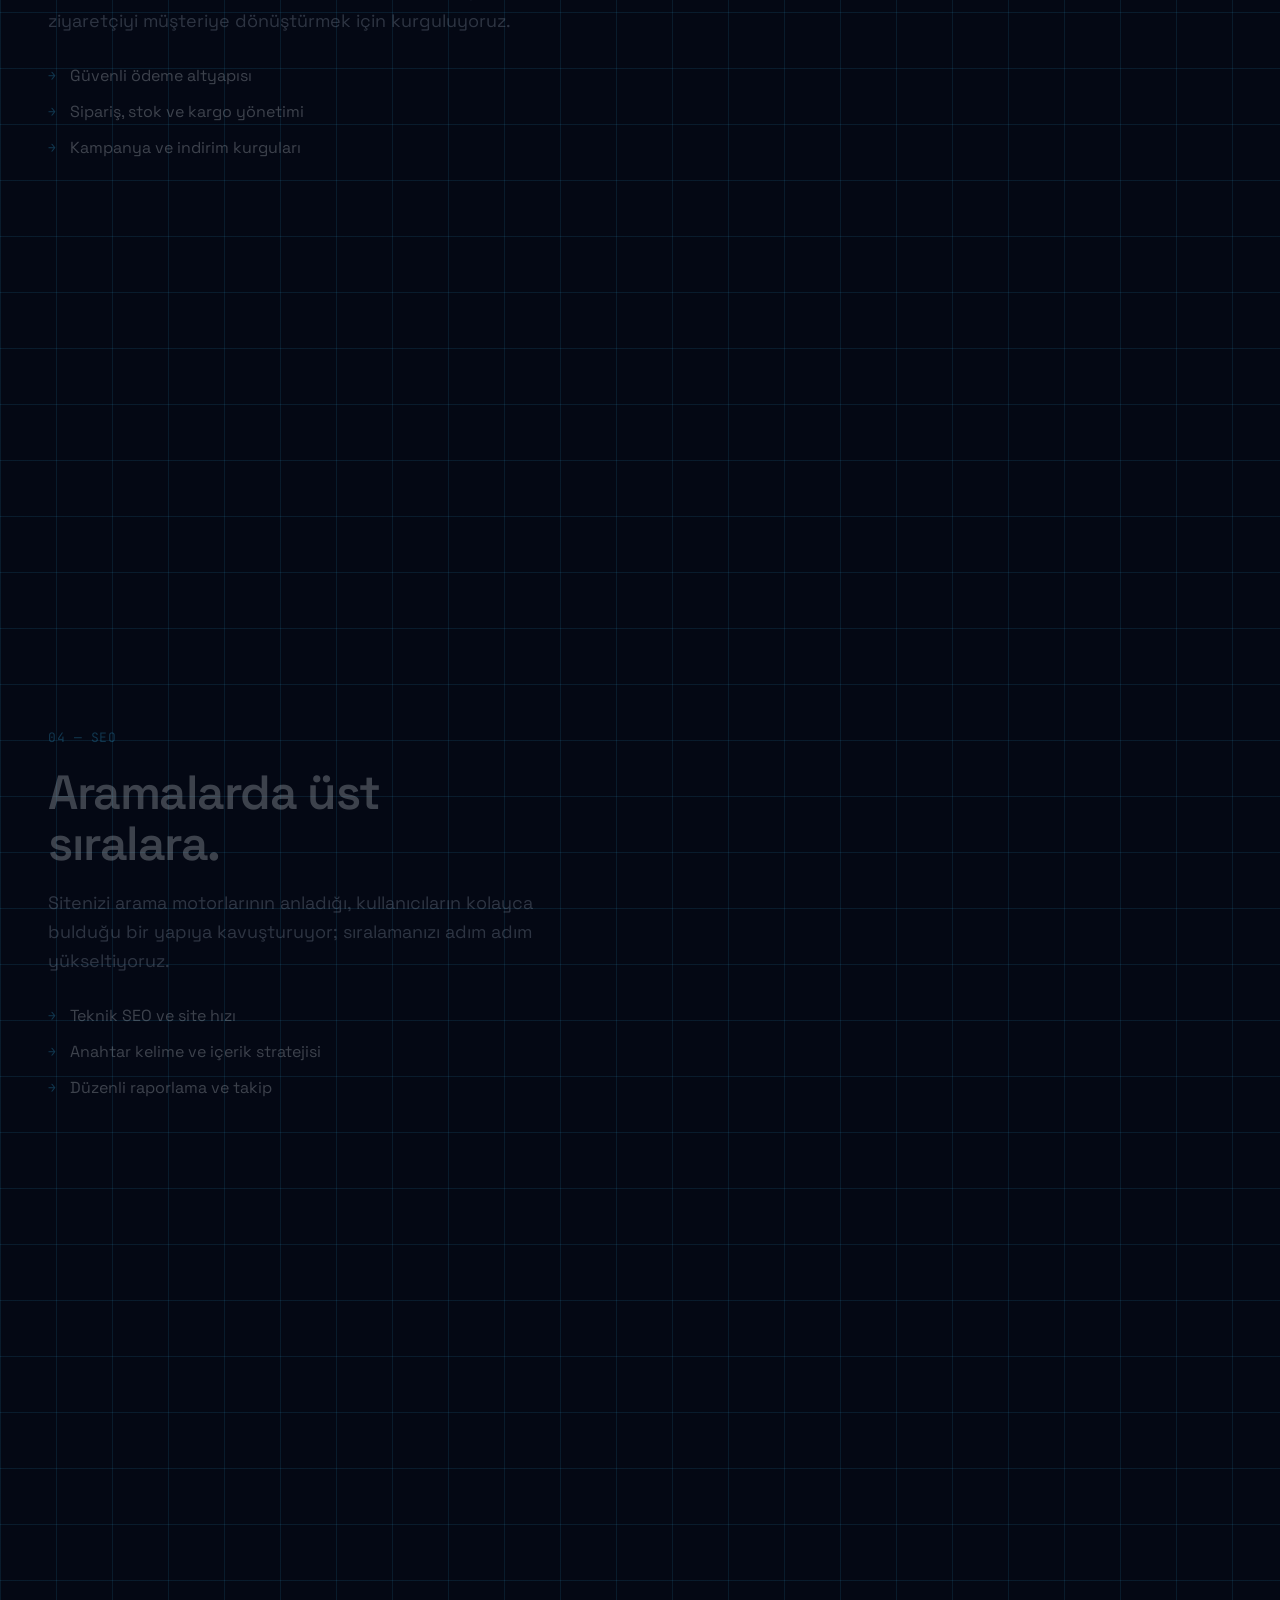
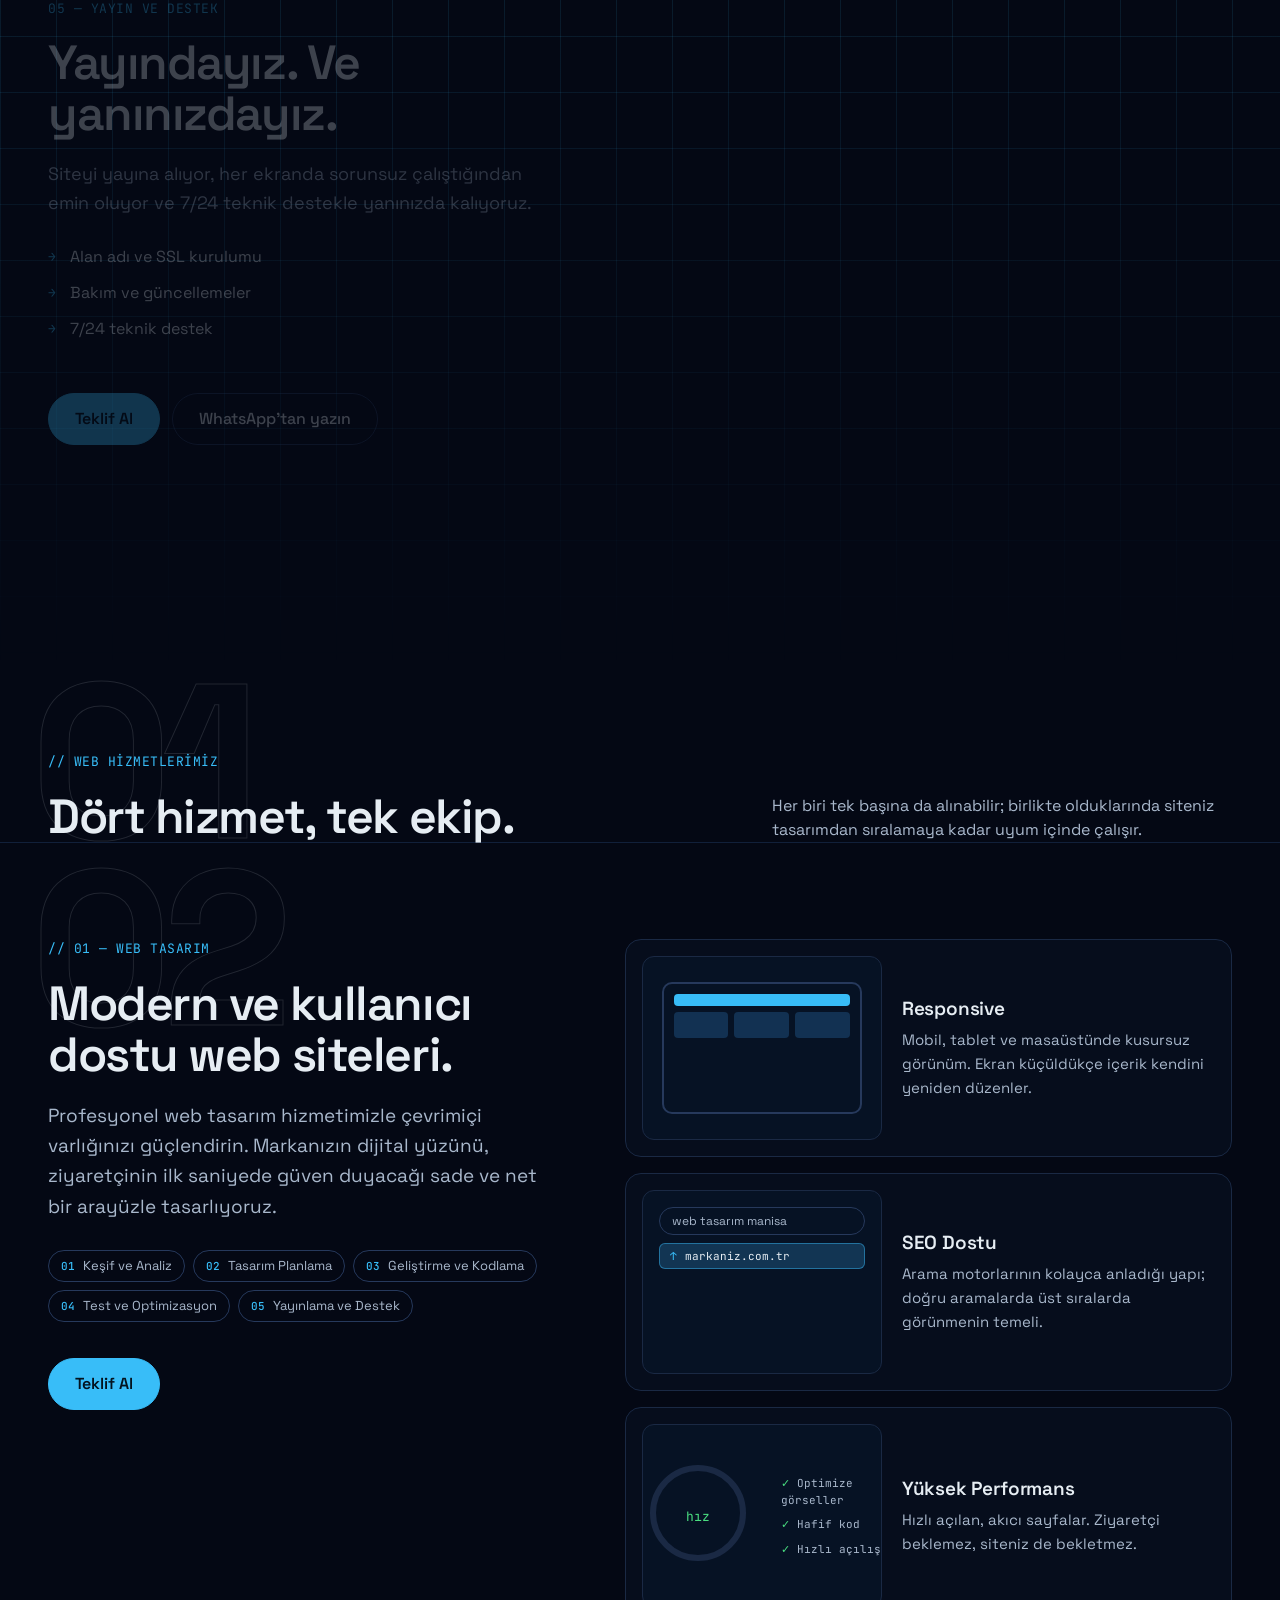
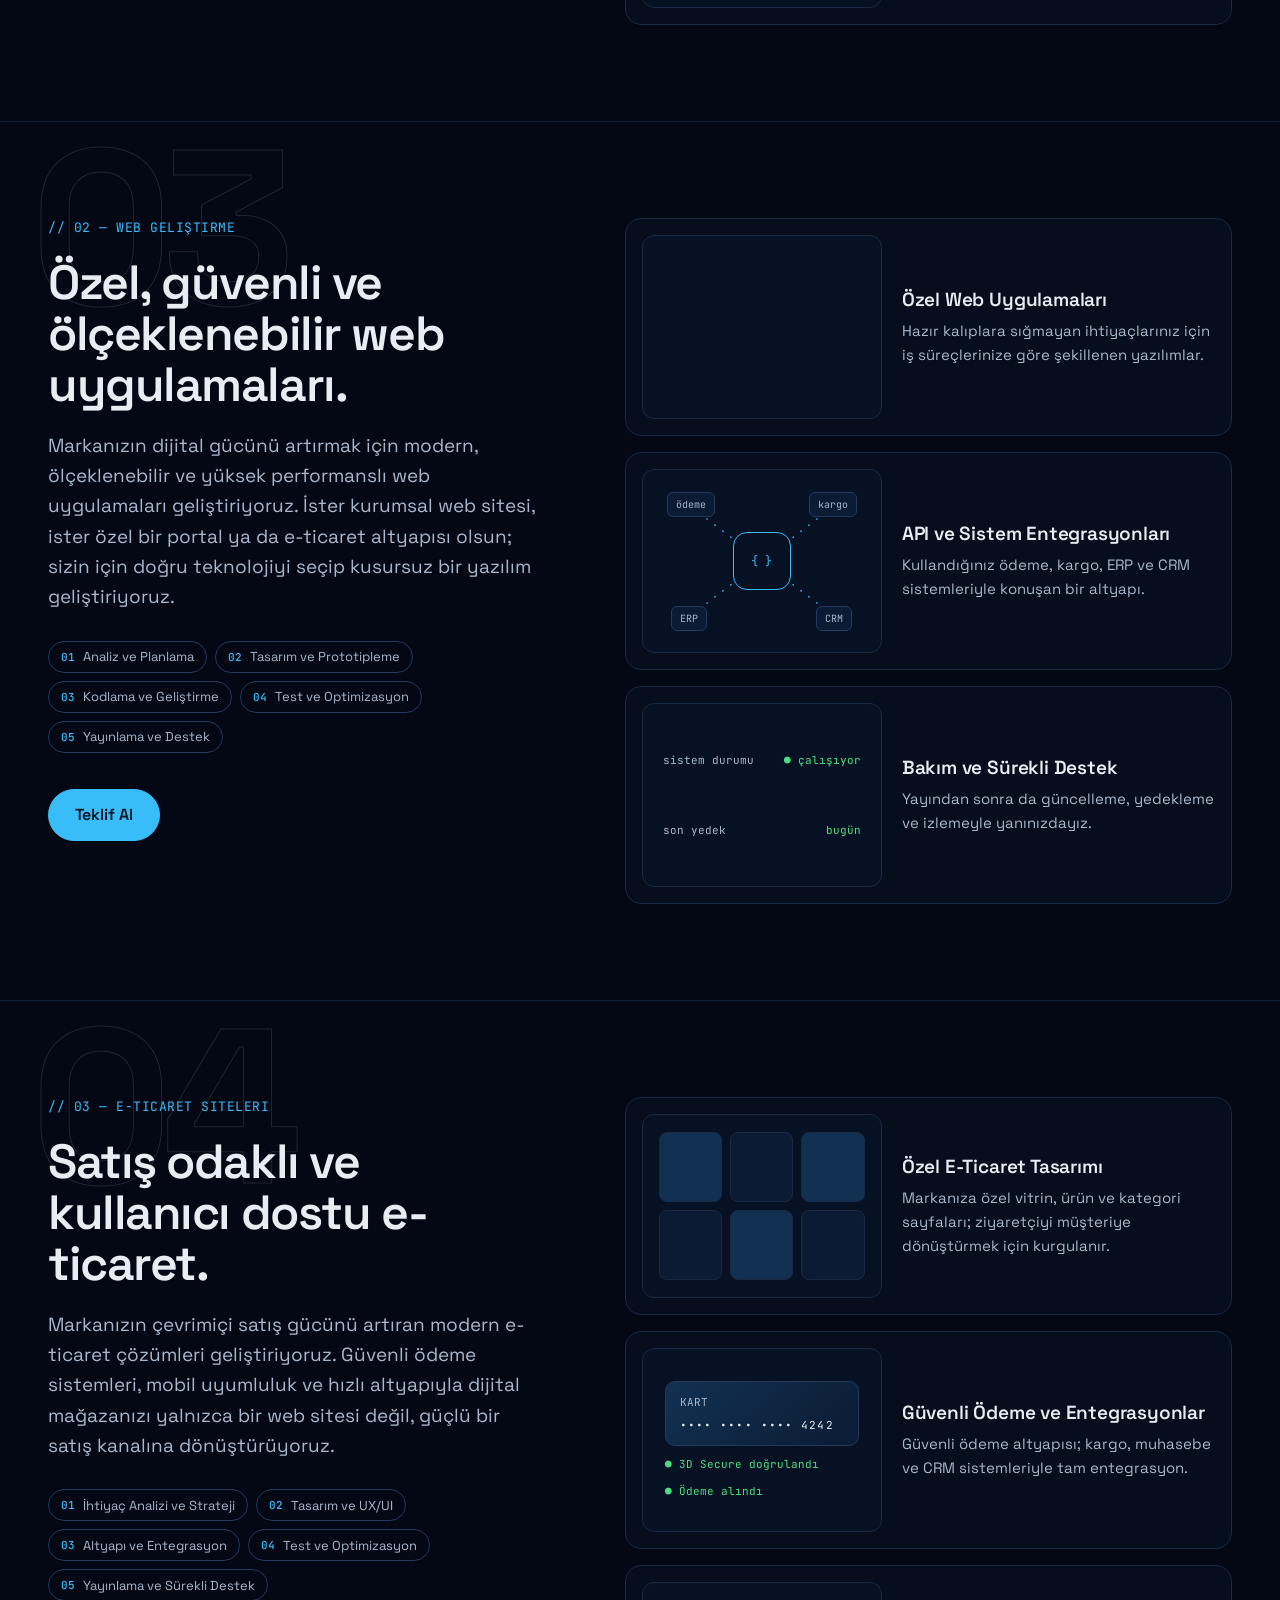
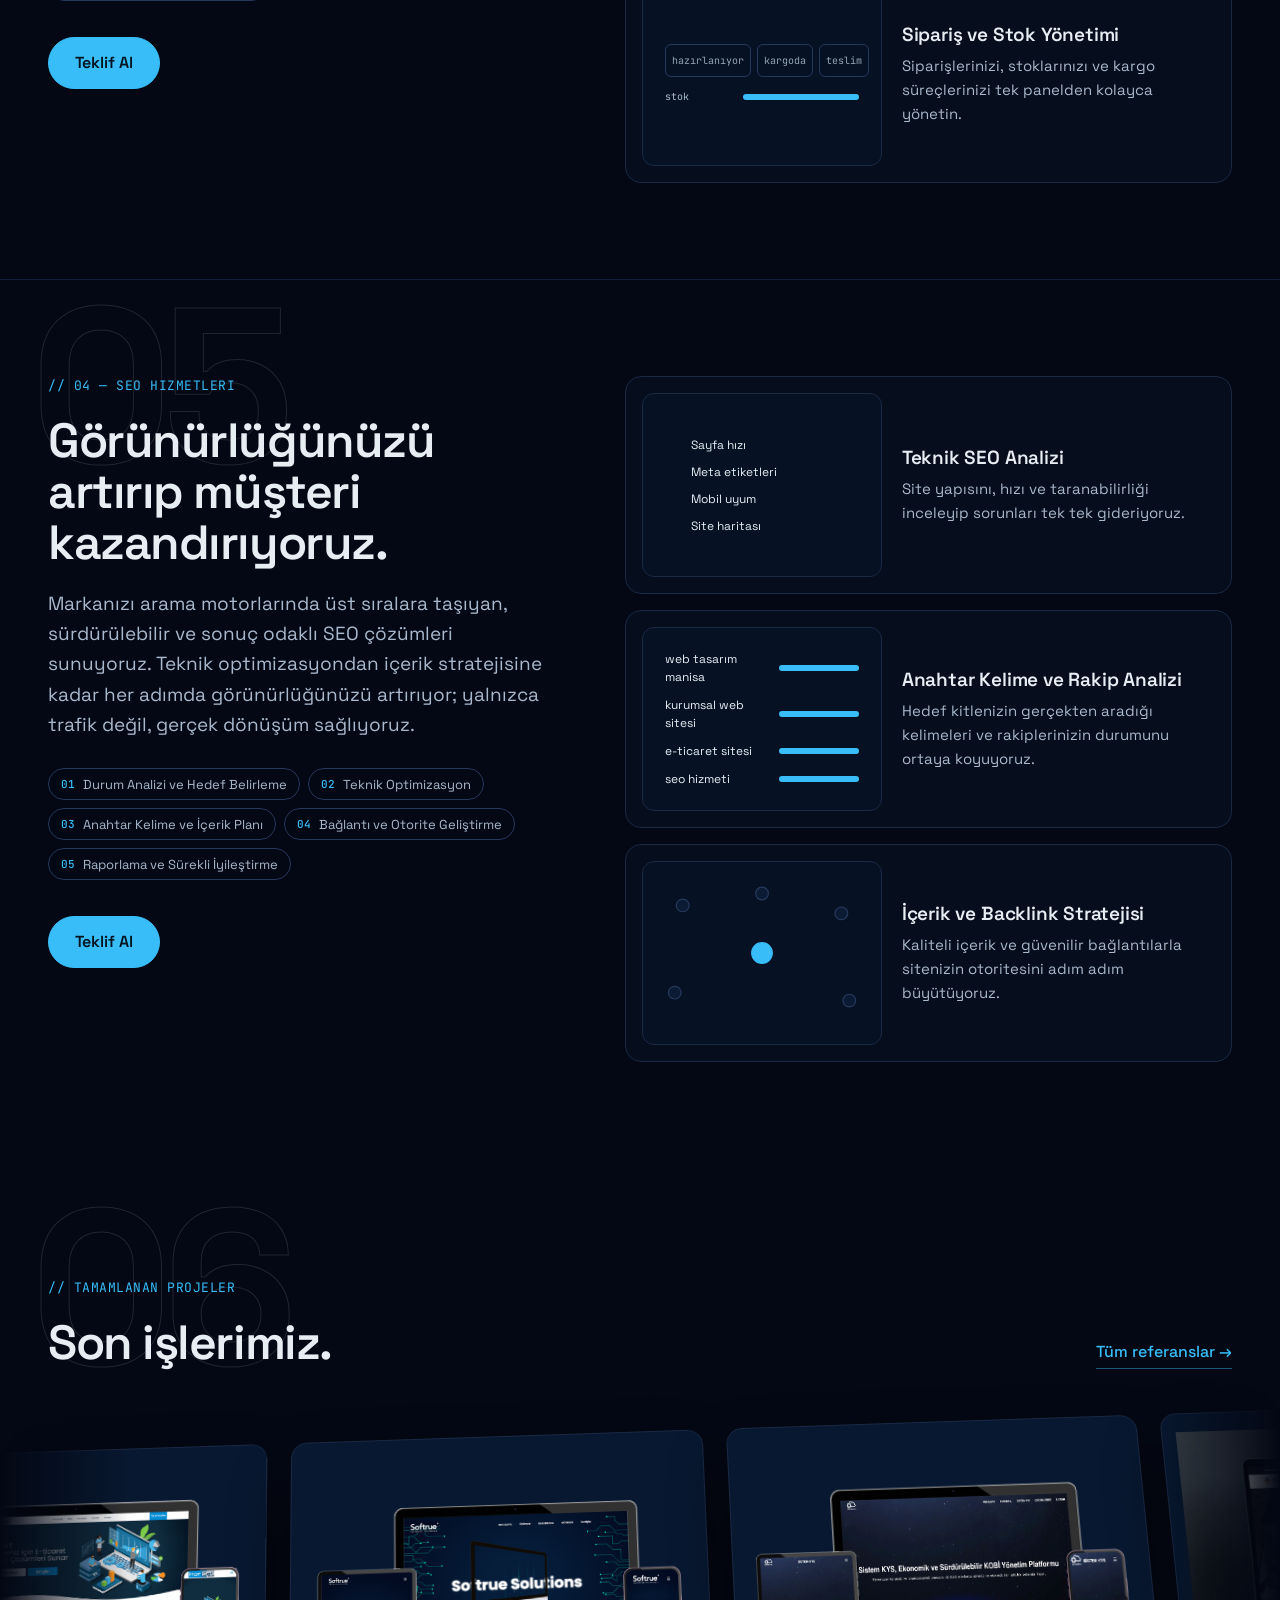
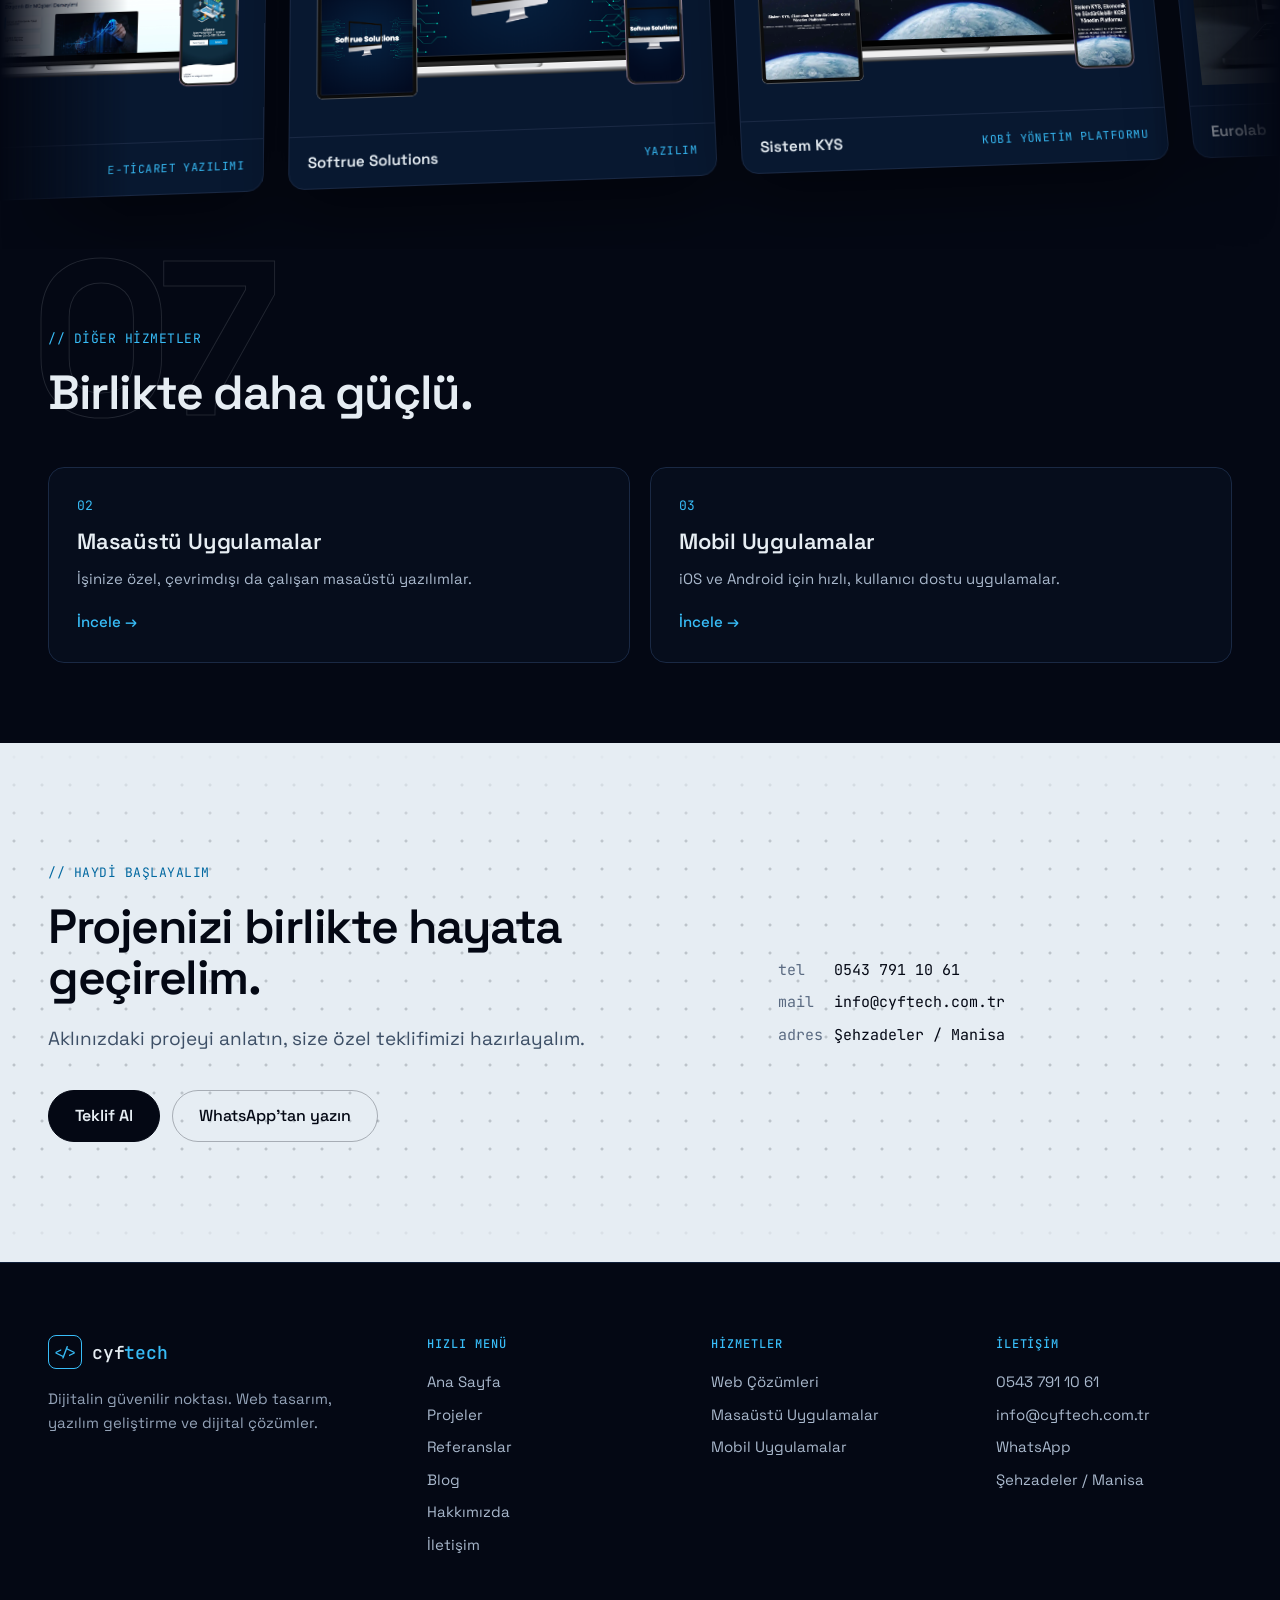
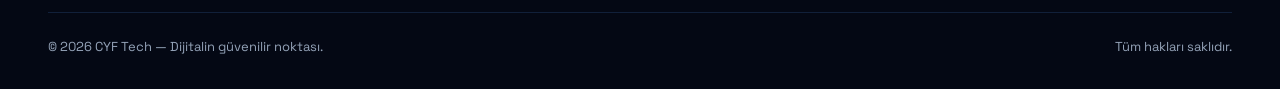
<file: web-gelistirme.html>
<!DOCTYPE html>
<html lang="tr">
<head>
<meta charset="UTF-8">
<title>Web Geliştirme — CYF Tech</title>
<meta name="robots" content="noindex">
<link rel="canonical" href="https://cyftech.com.tr/web-cozumleri.html">
<meta http-equiv="refresh" content="0; url=web-cozumleri.html#web-gelistirme">
<script>location.replace('web-cozumleri.html#web-gelistirme');</script>
</head>
<body style="background:#040814;color:#E6EDF3;font-family:system-ui,sans-serif">
<p>Web Geliştirme sayfası taşındı: <a href="web-cozumleri.html#web-gelistirme" style="color:#38BDF8">web-cozumleri.html#web-gelistirme</a></p>
</body>
</html>
</file>
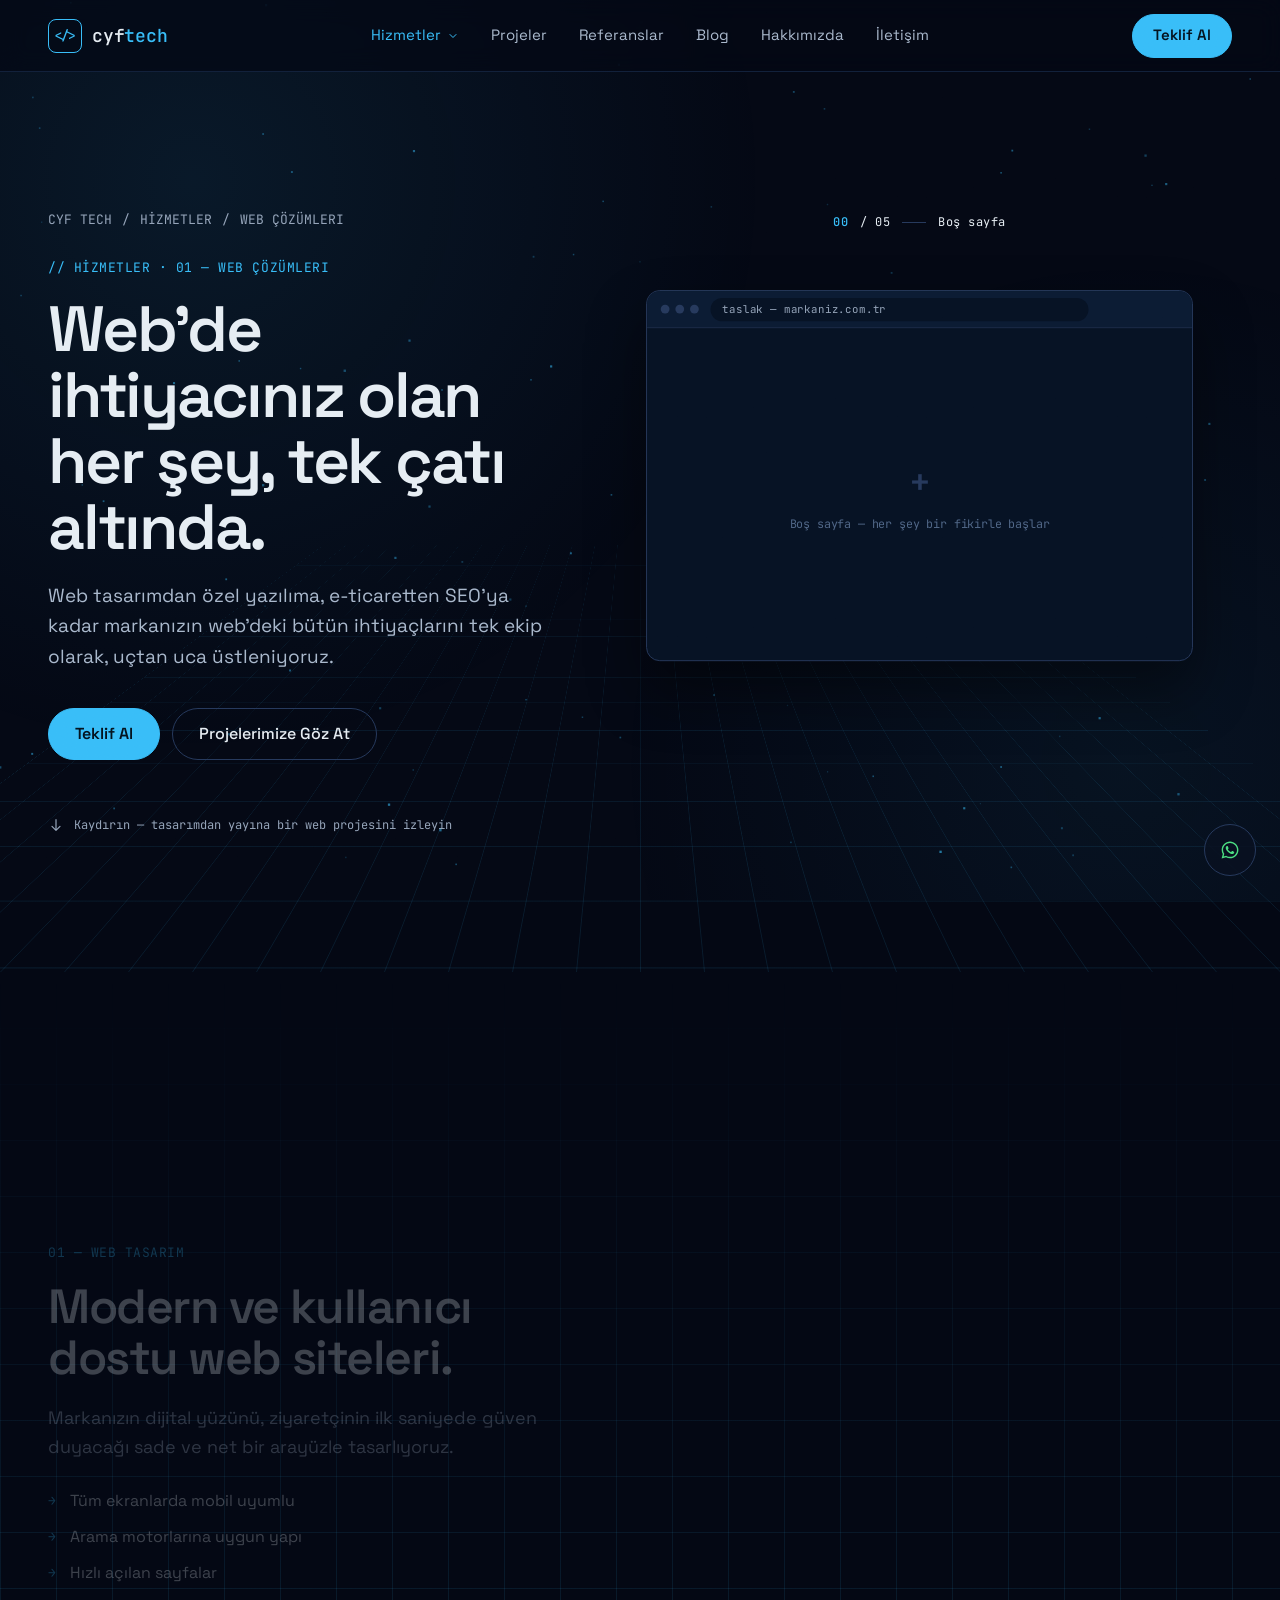
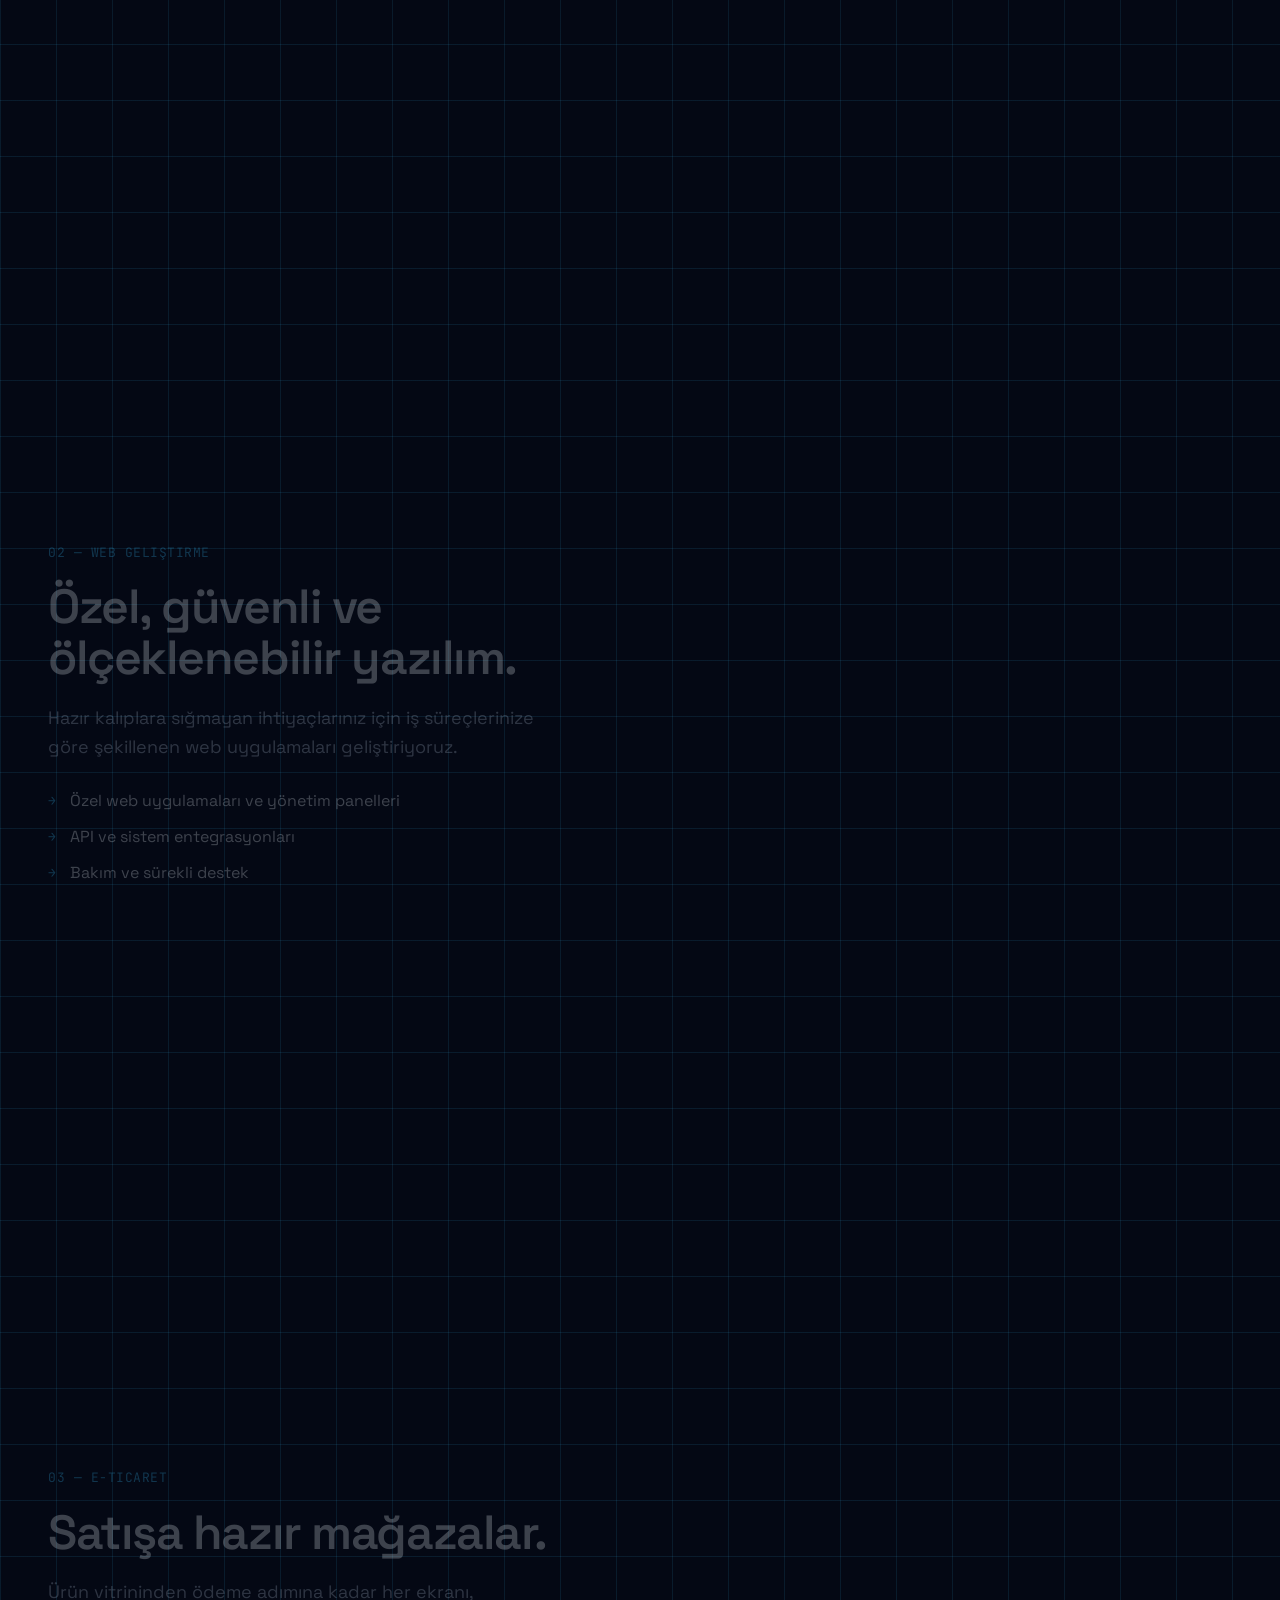
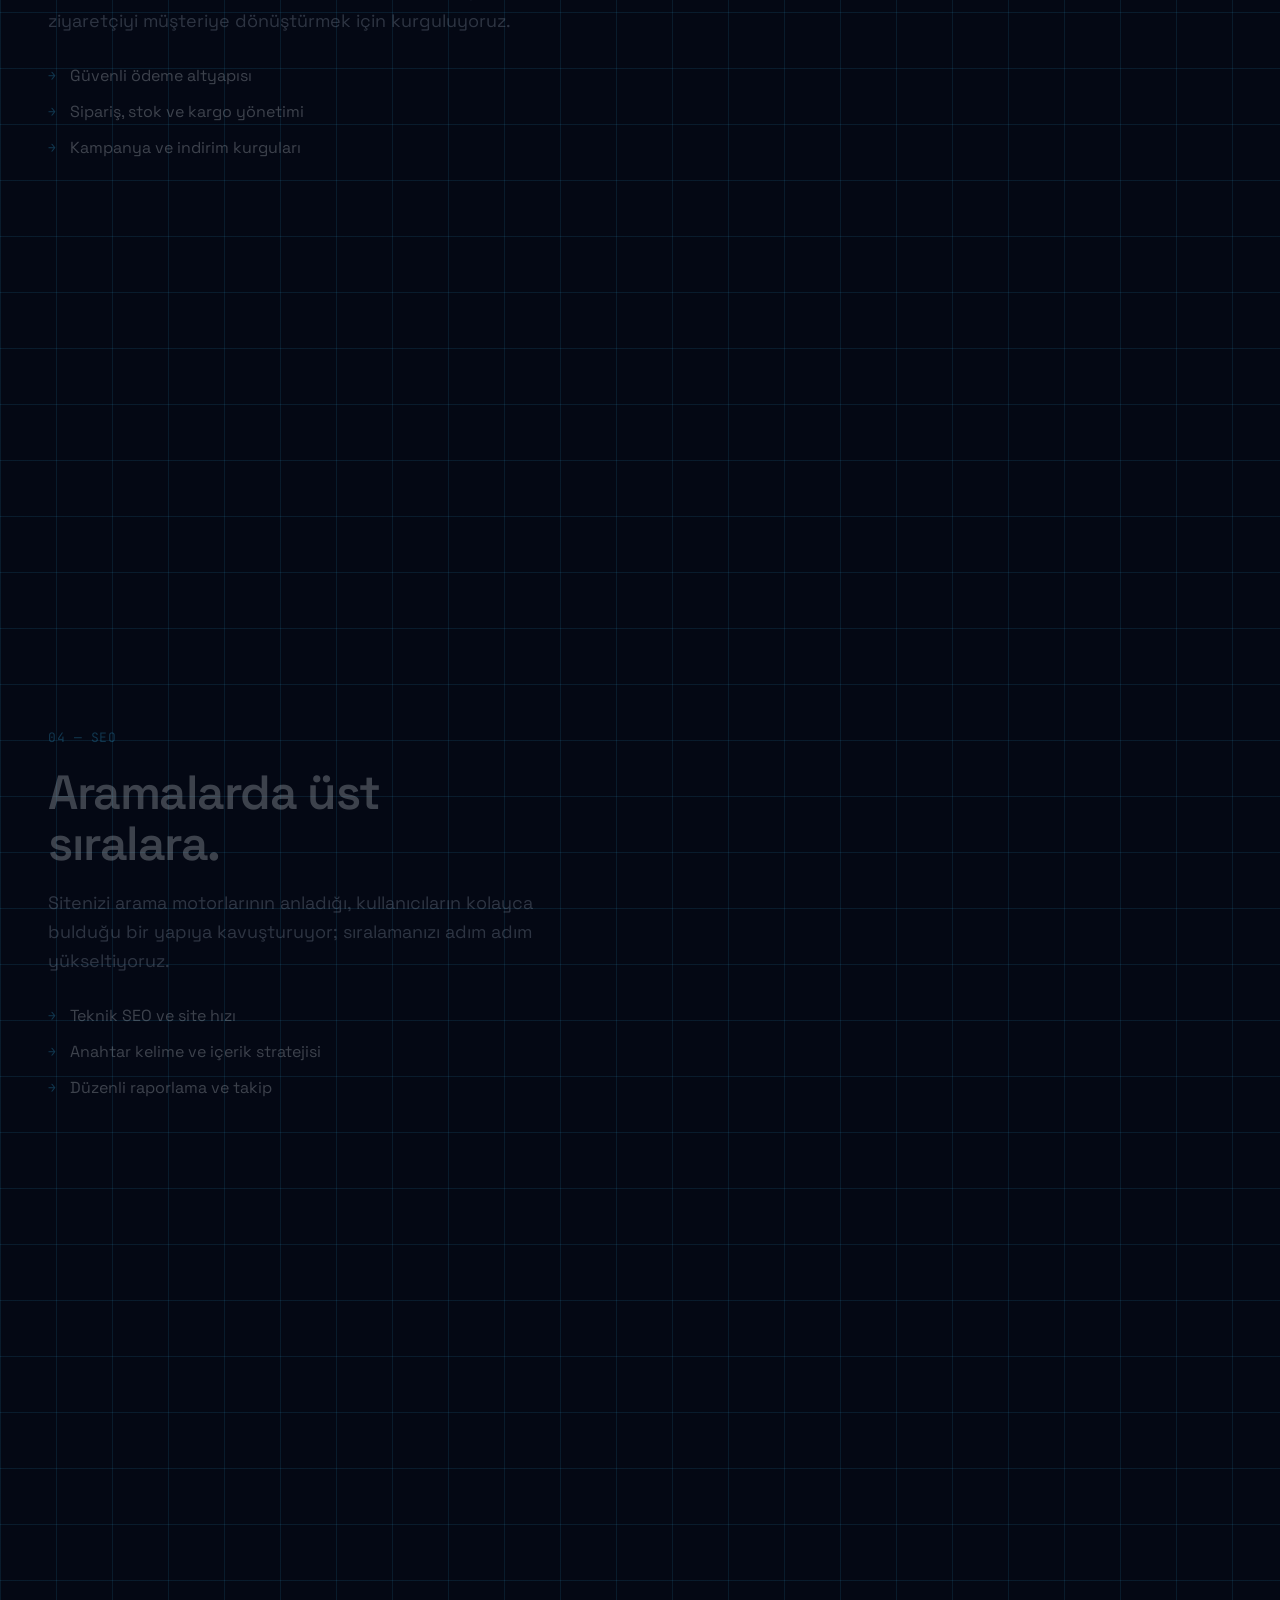
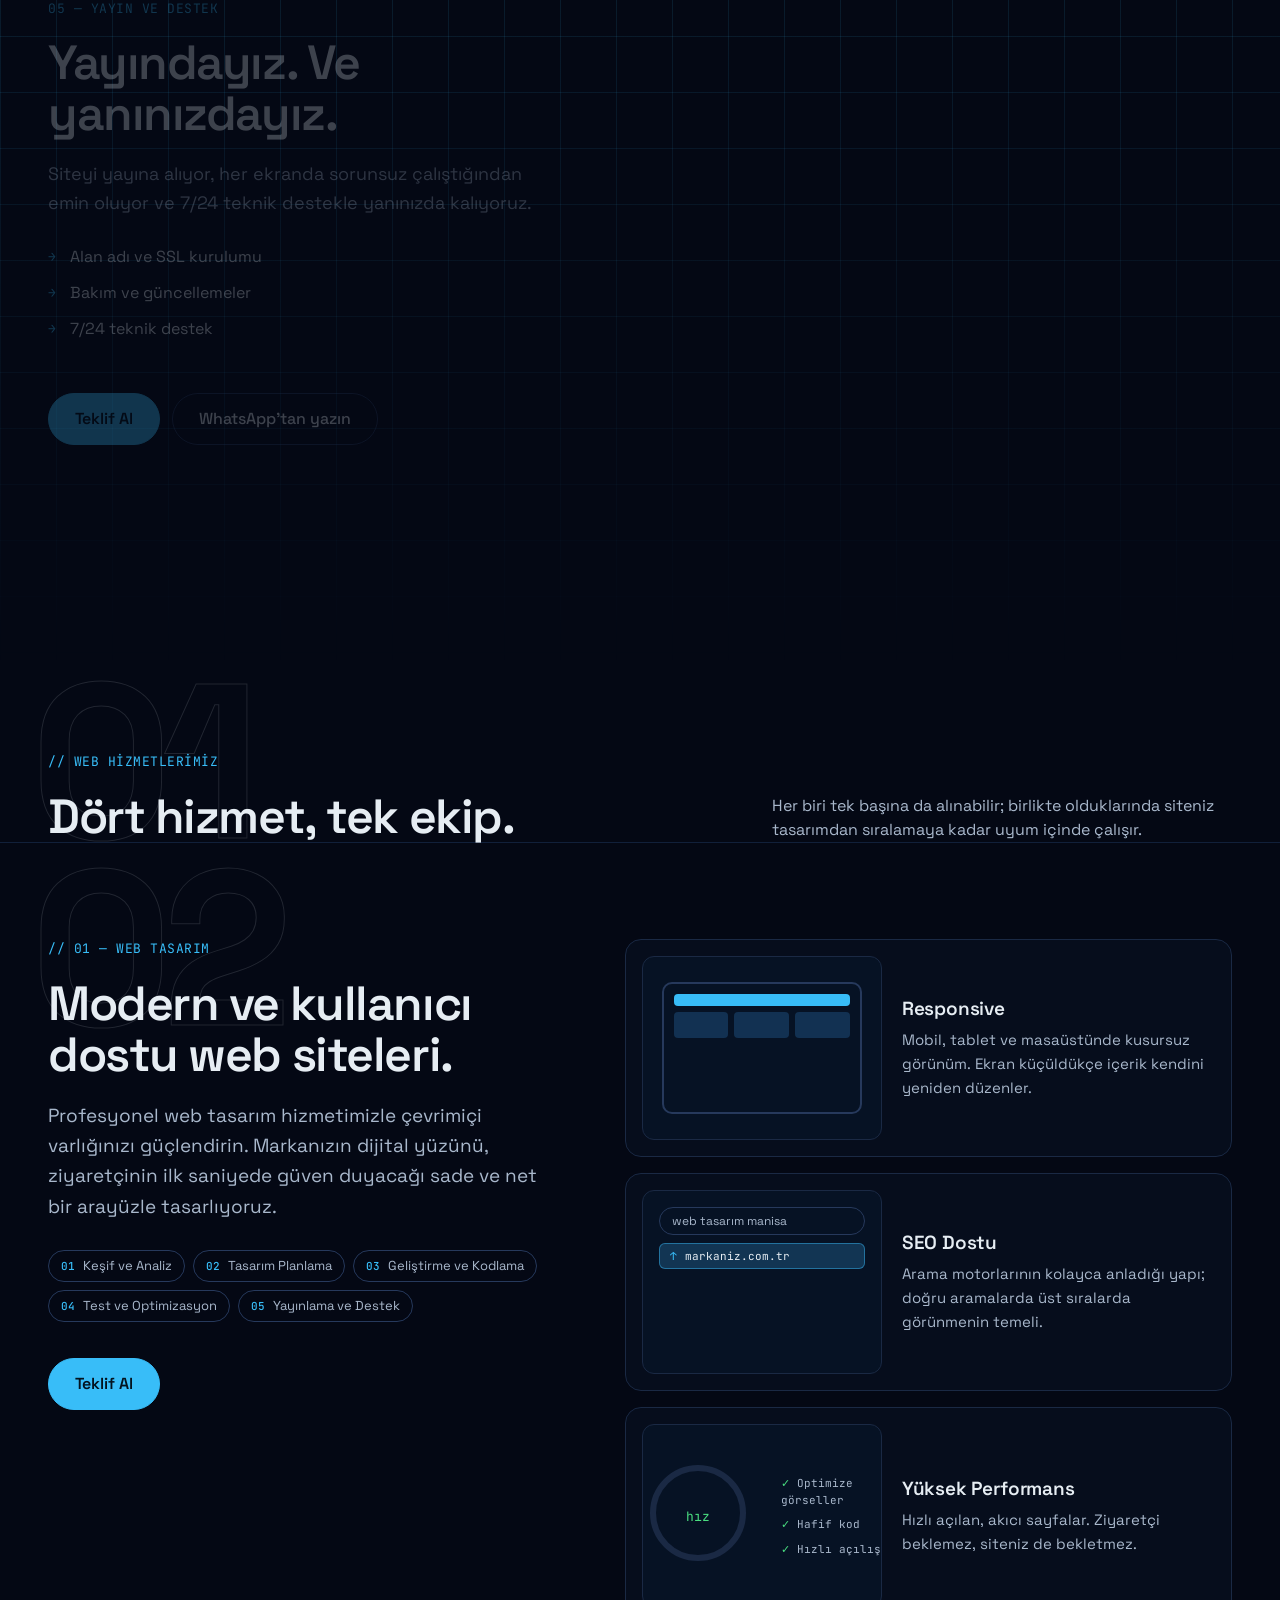
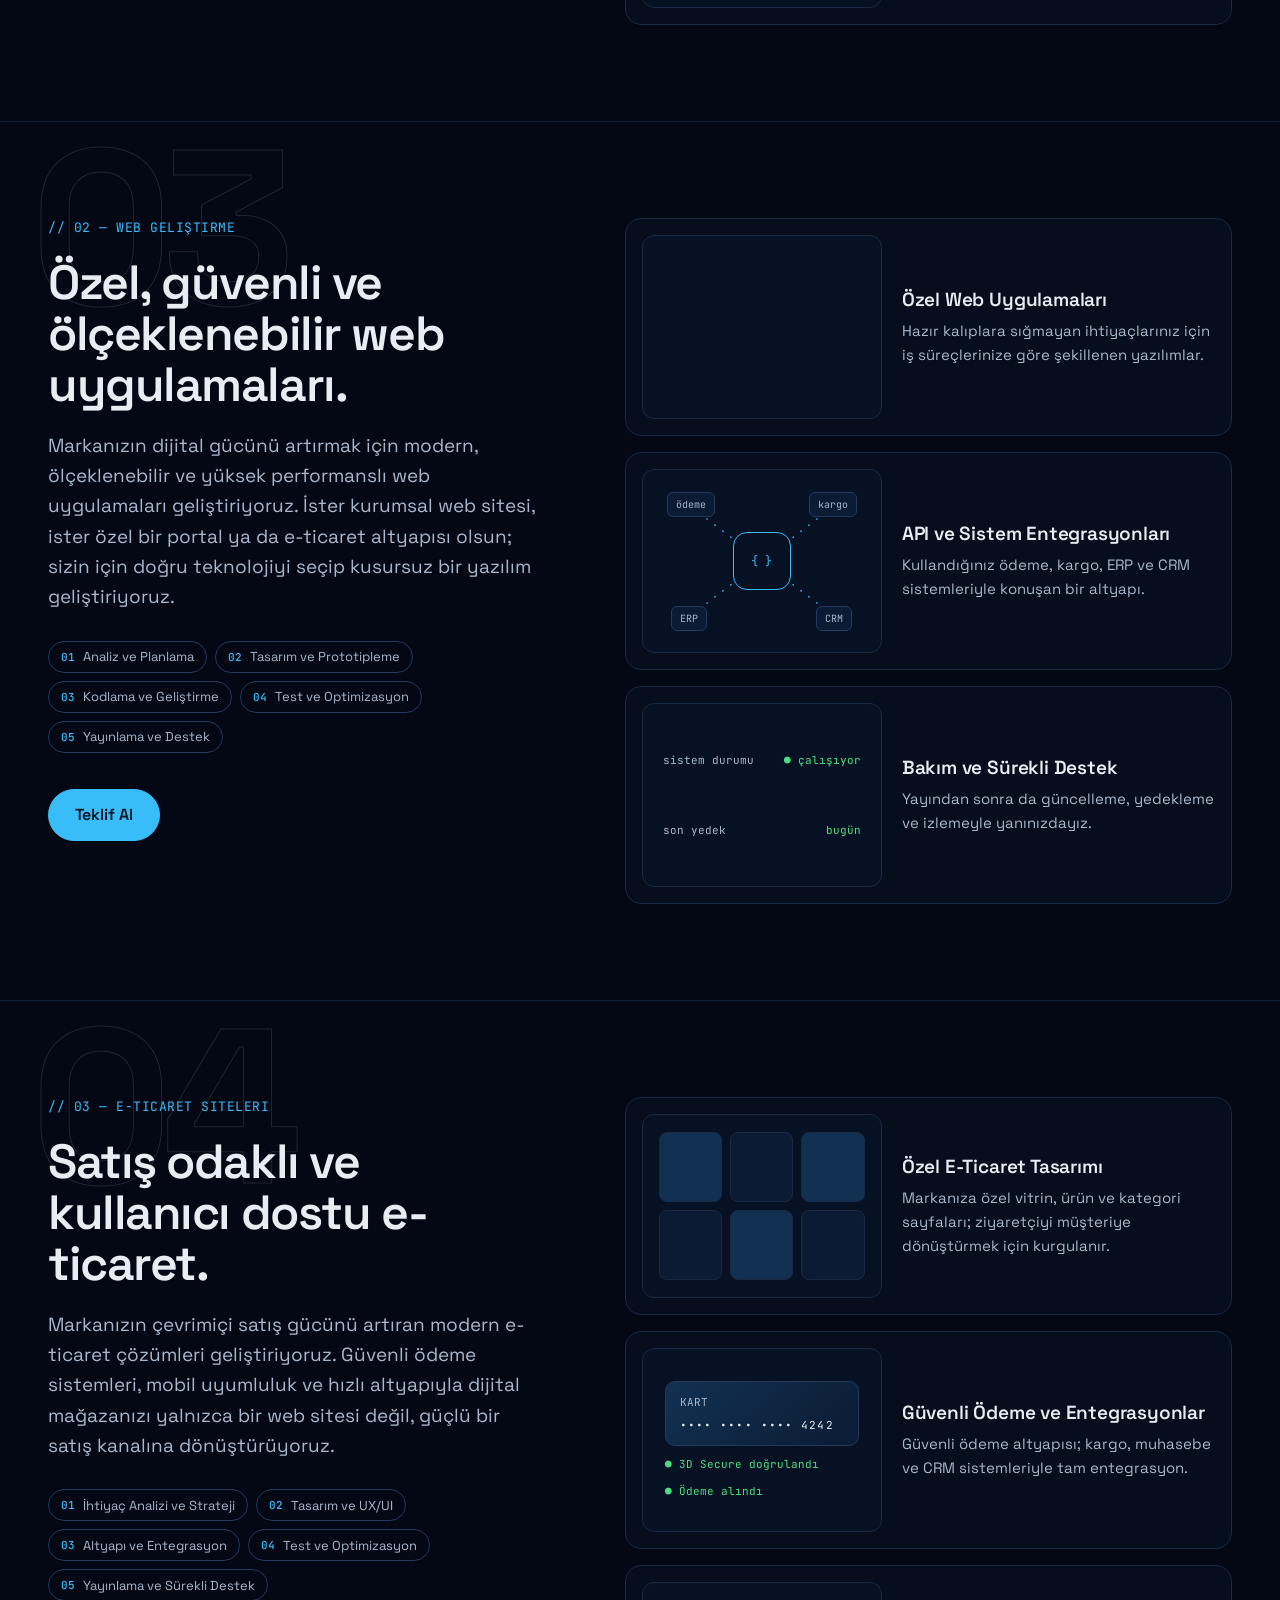
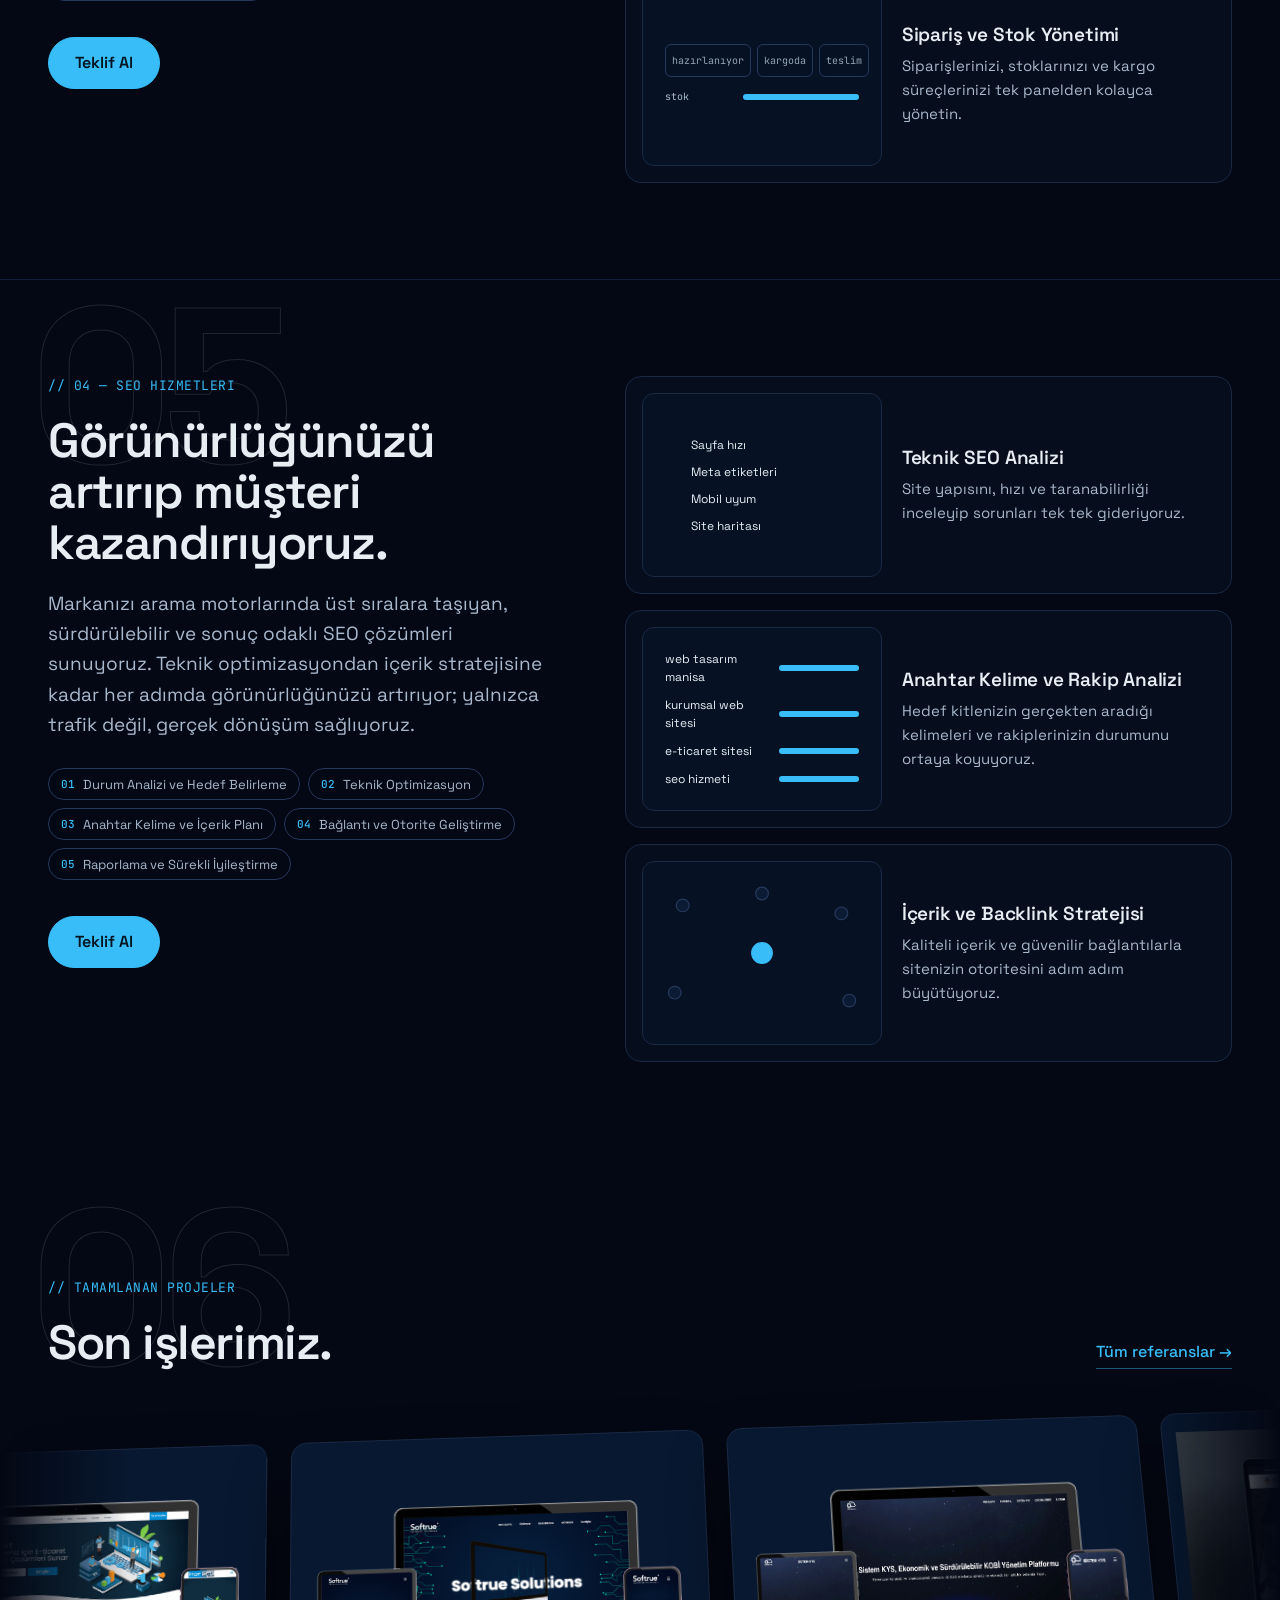
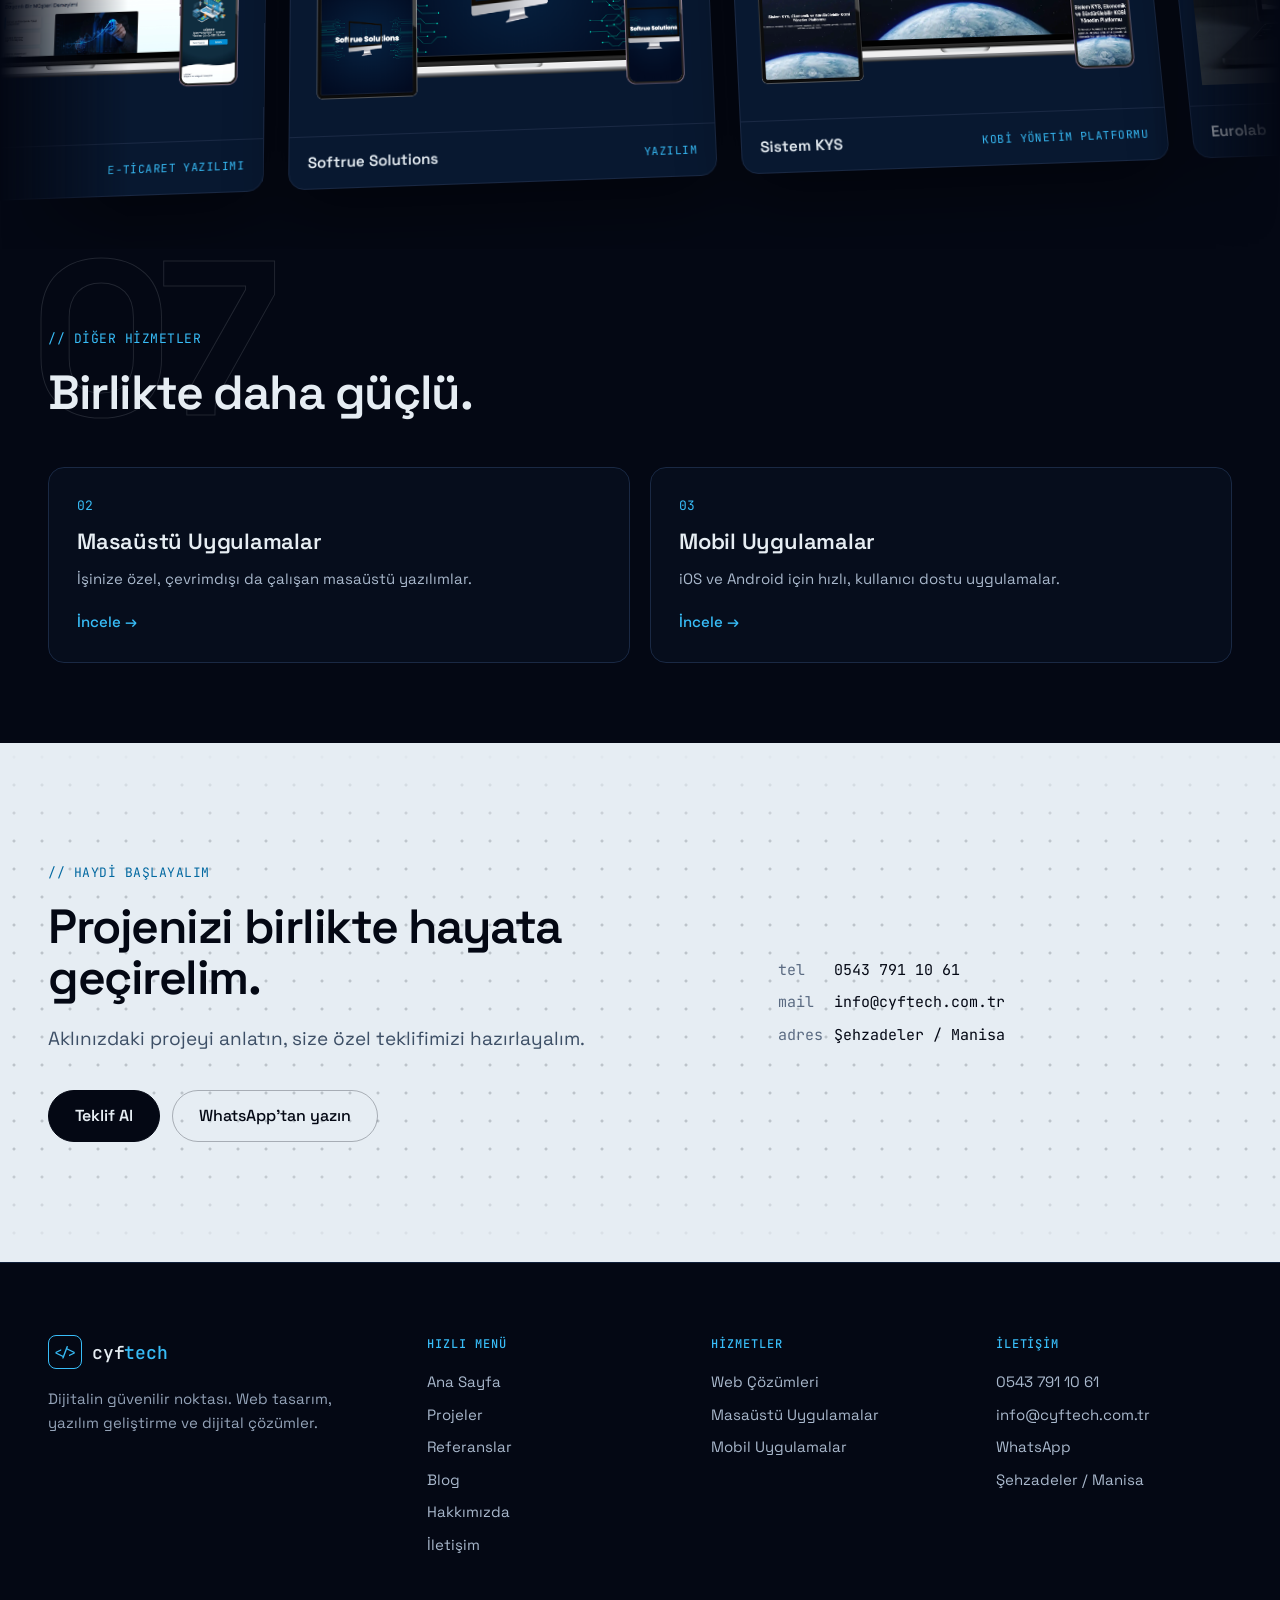
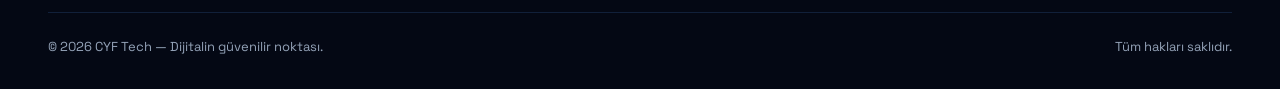
<file: web-tasarim.html>
<!DOCTYPE html>
<html lang="tr">
<head>
<meta charset="UTF-8">
<title>Web Tasarım — CYF Tech</title>
<meta name="robots" content="noindex">
<link rel="canonical" href="https://cyftech.com.tr/web-cozumleri.html">
<meta http-equiv="refresh" content="0; url=web-cozumleri.html#web-tasarim">
<script>location.replace('web-cozumleri.html#web-tasarim');</script>
</head>
<body style="background:#040814;color:#E6EDF3;font-family:system-ui,sans-serif">
<p>Web Tasarım sayfası taşındı: <a href="web-cozumleri.html#web-tasarim" style="color:#38BDF8">web-cozumleri.html#web-tasarim</a></p>
</body>
</html>
</file>
<file: assets/css/site.css>
/* CYF Tech — v2 */
:root{
  --bg:#040814;
  --bg-2:#071025;
  --surface:rgba(8,16,32,.88);
  --line:#11203A;
  --line-2:#1A2944;
  --line-3:#26395C;
  --text:#E6EDF3;
  --muted:#A9B8CC;
  --dim:#94A3B8;
  --rail:#7D8CA3;
  --accent:#38BDF8;
  --on-accent:#03131F;
  --accent-line:color-mix(in srgb, var(--accent) 45%, transparent);
  --accent-faint:color-mix(in srgb, var(--accent) 11%, transparent);
  --accent-dot:color-mix(in srgb, var(--accent) 30%, transparent);
  --sans:'Space Grotesk', system-ui, sans-serif;
  --mono:'JetBrains Mono', ui-monospace, monospace;
  --head-h:72px;
}
*,*::before,*::after{box-sizing:border-box}
html{scroll-behavior:smooth;scrollbar-width:thin;scrollbar-color:var(--line-2) transparent}
body{margin:0;background:var(--bg);color:var(--text);font-family:var(--sans);font-size:16px;line-height:1.5;-webkit-font-smoothing:antialiased}
img{max-width:100%;display:block}
a{color:var(--text)}
a:hover{color:#fff}
h1,h2,h3,p{margin:0}
:focus-visible{outline:2px solid var(--accent);outline-offset:3px}
.sr-only{position:absolute;width:1px;height:1px;padding:0;margin:-1px;overflow:hidden;clip:rect(0,0,0,0);white-space:nowrap;border:0}
.wrap{width:100%;max-width:1280px;margin:0 auto;padding:0 48px}

/* ---------- type ---------- */
.eyebrow{font-family:var(--mono);font-size:13px;color:var(--accent);letter-spacing:.04em;margin-bottom:20px;text-transform:uppercase}
.h1{font-size:68px;line-height:1.03;font-weight:600;letter-spacing:-.035em}
.h2{font-size:48px;line-height:1.06;font-weight:600;letter-spacing:-.03em}
.h3{font-size:22px;line-height:1.25;font-weight:600;letter-spacing:-.01em}
.lead{font-size:19px;line-height:1.6;color:var(--muted);max-width:620px}
.muted{color:var(--muted)}
.accent{color:var(--accent)}
.mono{font-family:var(--mono)}

/* ---------- buttons ---------- */
.btn{display:inline-flex;align-items:center;justify-content:center;gap:8px;height:52px;padding:0 26px;border-radius:999px;font-family:var(--sans);font-size:16px;font-weight:500;text-decoration:none;cursor:pointer;border:1px solid var(--line-3);background:transparent;color:var(--text);transition:border-color .2s ease,background .2s ease}
.btn:hover{border-color:var(--accent);color:var(--text)}
.btn-primary{background:var(--accent);border-color:var(--accent);color:var(--on-accent);font-weight:600}
.btn-primary:hover{background:#7DD3FC;border-color:#7DD3FC;color:var(--on-accent)}
.btn-sm{height:44px;padding:0 20px;font-size:15px}
.btn-row{display:flex;flex-wrap:wrap;gap:12px;margin-top:36px}
.link-arrow{display:inline-block;font-weight:500;color:var(--accent);text-decoration:none;border-bottom:1px solid var(--accent-line);padding-bottom:4px}
.link-arrow:hover{color:#7DD3FC}

/* ---------- header ---------- */
.site-head{position:sticky;top:0;z-index:40;height:var(--head-h);padding:0 48px;display:flex;align-items:center;justify-content:space-between;gap:24px;background:rgba(4,8,20,.72);-webkit-backdrop-filter:blur(12px);backdrop-filter:blur(12px);border-bottom:1px solid var(--line)}
.site-head.overlay{margin-bottom:calc(var(--head-h) * -1)}
.logo{display:flex;align-items:center;gap:10px;text-decoration:none;color:var(--text)}
.logo-mark{width:34px;height:34px;border-radius:8px;border:1px solid var(--accent);color:var(--accent);display:inline-flex;align-items:center;justify-content:center;font-family:var(--mono);font-size:13px;font-weight:500}
.logo-word{font-family:var(--mono);font-size:18px;font-weight:500;letter-spacing:-.01em}
.logo-word span{color:var(--accent)}
.nav{display:flex;align-items:center;gap:32px;font-size:15px}
.nav a,.nav-dd>button{text-decoration:none;color:var(--muted);background:none;border:0;padding:0;font:inherit;cursor:pointer}
.nav a:hover,.nav-dd>button:hover,.nav-dd:focus-within>button{color:var(--text)}
.nav a[aria-current="page"],.nav-dd.is-current>button{color:var(--accent)}
.nav-dd{position:relative}
.nav-dd>button{display:inline-flex;align-items:center;gap:6px;height:var(--head-h)}
.nav-dd>button svg{transition:transform .2s ease}
.nav-dd:hover>button svg,.nav-dd:focus-within>button svg{transform:rotate(180deg)}
.dd-menu{position:absolute;left:-24px;top:calc(var(--head-h) - 6px);width:340px;padding:10px;border-radius:14px;background:rgba(6,12,26,.96);border:1px solid var(--line-2);box-shadow:0 24px 48px rgba(0,0,0,.45);display:grid;gap:2px;opacity:0;visibility:hidden;transform:translateY(-6px);transition:opacity .18s ease,transform .18s ease,visibility .18s}
.nav-dd:hover .dd-menu,.nav-dd:focus-within .dd-menu{opacity:1;visibility:visible;transform:none}
.dd-menu a{display:flex;gap:14px;padding:12px 14px;border-radius:10px;color:var(--text)}
.dd-menu a:hover{background:#0B1B33}
.dd-menu .num{font-family:var(--mono);font-size:12px;color:var(--accent);padding-top:3px}
.dd-menu b{display:block;font-weight:600;font-size:15px}
.dd-menu small{display:block;font-size:13px;color:var(--dim);margin-top:2px;line-height:1.45}
.head-actions{display:flex;align-items:center;gap:12px}
.menu-btn{display:none;width:44px;height:44px;border-radius:10px;border:1px solid var(--line-2);background:transparent;color:var(--text);align-items:center;justify-content:center;cursor:pointer}
.head-prog{position:absolute;left:0;bottom:-1px;height:2px;width:0;background:var(--accent)}
.mnav{position:fixed;left:0;right:0;top:var(--head-h);bottom:0;z-index:39;background:rgba(4,8,20,.97);padding:24px 20px 40px;overflow-y:auto;display:none}
.mnav.open{display:block}
.mnav .mnav-label{font-family:var(--mono);font-size:12px;color:var(--accent);letter-spacing:.06em;margin:20px 0 6px}
.mnav a{display:flex;align-items:center;min-height:48px;border-bottom:1px solid var(--line);text-decoration:none;font-size:18px;color:var(--text)}
.mnav a[aria-current="page"]{color:var(--accent)}
.mnav .btn{margin-top:24px;width:100%;border-bottom:0}

/* ---------- sections ---------- */
.section{position:relative;padding:120px 0}
.section-tight{padding:80px 0}
.sec-head{display:flex;flex-wrap:wrap;align-items:flex-end;justify-content:space-between;gap:24px;margin-bottom:48px}
.sec-head p{max-width:460px}
.bg-grid{background-image:linear-gradient(var(--accent-faint) 1px,transparent 1px),linear-gradient(90deg,var(--accent-faint) 1px,transparent 1px);background-size:56px 56px}
.bg-lines{background-image:repeating-linear-gradient(90deg,transparent 0 47px,var(--accent-faint) 47px 48px)}
.bg-diag{background-image:repeating-linear-gradient(-60deg,transparent 0 40px,var(--accent-faint) 40px 41px)}
.bg-dots{background-image:radial-gradient(var(--accent-dot) 1.2px,transparent 1.8px);background-size:28px 28px}
.bg-rows{background-image:repeating-linear-gradient(0deg,transparent 0 71px,var(--accent-faint) 71px 72px)}
.bg-fade{-webkit-mask-image:linear-gradient(180deg,transparent,#000 20%,#000 80%,transparent);mask-image:linear-gradient(180deg,transparent,#000 20%,#000 80%,transparent)}
.bg-layer{position:absolute;inset:0;z-index:0;pointer-events:none}
.section>.wrap,.page-hero>.wrap{position:relative;z-index:1}

/* page hero (inner pages) */
.page-hero{position:relative;padding:160px 0 96px;overflow:hidden}
.page-hero .floor{position:absolute;left:-20%;right:-20%;bottom:0;height:60%;perspective:520px;overflow:hidden;pointer-events:none;-webkit-mask-image:linear-gradient(0deg,#000 20%,transparent);mask-image:linear-gradient(0deg,#000 20%,transparent)}
.page-hero .floor>div{position:absolute;left:0;right:0;top:-64px;bottom:0;transform:rotateX(68deg);transform-origin:50% 100%}
.page-hero .floor>div>div{position:absolute;left:0;right:0;top:-64px;bottom:0;background-image:linear-gradient(var(--accent-faint) 1px,transparent 1px),linear-gradient(90deg,var(--accent-faint) 1px,transparent 1px);background-size:64px 64px;animation:pcGrid 4s linear infinite}
.crumbs{display:flex;gap:10px;font-family:var(--mono);font-size:13px;color:var(--dim);margin-bottom:28px}
.crumbs a{color:var(--dim);text-decoration:none}
.crumbs a:hover{color:var(--text)}
.hero-grid{display:grid;grid-template-columns:minmax(0,1.15fr) minmax(0,.85fr);gap:64px;align-items:center}

/* chips (floating info cards) */
@keyframes pcFloat{0%,100%{transform:translateY(0)}50%{transform:translateY(-8px)}}
@keyframes pcGrid{from{transform:translateY(0)}to{transform:translateY(64px)}}
@keyframes pcHint{0%,100%{transform:translateY(0);opacity:.6}50%{transform:translateY(6px);opacity:1}}
.chip{display:flex;align-items:center;gap:12px;padding:12px 16px;border-radius:10px;background:var(--surface);border:1px solid var(--line-2)}
.chip .tag{font-family:var(--mono);font-size:12px;color:var(--accent);min-width:28px}
.chip .dot{width:8px;height:8px;border-radius:50%;background:var(--accent);flex:none}
.chip b{display:block;font-size:15px;font-weight:600}
.chip small{display:block;font-size:13px;color:var(--dim)}
.float{animation:pcFloat 4.2s ease-in-out infinite}
.chip-stack{display:flex;flex-direction:column;align-items:flex-start;gap:16px}
.chip-stack .chip:nth-child(2){margin-left:48px;animation-delay:-1.2s}
.chip-stack .chip:nth-child(3){margin-left:16px;animation-delay:-2.1s}
.chip-stack .chip:nth-child(4){margin-left:64px;animation-delay:-3s}

/* arrow list */
.arrow-list{display:flex;flex-direction:column;gap:12px;margin-top:28px;font-size:16px;padding:0;list-style:none}
.arrow-list li{display:flex;gap:14px}
.arrow-list li::before{content:"→";font-family:var(--mono);font-size:13px;color:var(--accent);padding-top:2px}

/* step list */
.steps{list-style:none;margin:0;padding:0;border-top:1px solid var(--line-2)}
.steps li{display:flex;gap:20px;padding:20px 0;border-bottom:1px solid var(--line-2)}
.steps .n{font-family:var(--mono);font-size:13px;color:var(--accent);width:28px;padding-top:4px;flex:none}
.steps b{display:block;font-size:19px;font-weight:600}
.steps span{display:block;font-size:15px;color:var(--muted);margin-top:4px;line-height:1.55}
.split{display:grid;grid-template-columns:minmax(0,.9fr) minmax(0,1.1fr);gap:80px;align-items:start}

/* cards */
.cards{display:grid;grid-template-columns:repeat(3,minmax(0,1fr));gap:20px}
.cards.c4{grid-template-columns:repeat(4,minmax(0,1fr))}
.cards.c2{grid-template-columns:repeat(2,minmax(0,1fr))}
.card{position:relative;display:flex;flex-direction:column;gap:12px;padding:28px;border-radius:16px;background:rgba(8,16,32,.7);border:1px solid var(--line-2);text-decoration:none;color:var(--text);transition:border-color .2s ease,transform .2s ease}
a.card:hover{border-color:var(--line-3);transform:translateY(-3px);color:var(--text)}
.card .num{font-family:var(--mono);font-size:13px;color:var(--accent)}
.card p{color:var(--muted);font-size:15px;line-height:1.6}
.card .more{margin-top:auto;padding-top:8px;font-weight:500;color:var(--accent);font-size:15px}
.card-icon{width:44px;height:44px;border-radius:10px;border:1px solid var(--line-3);display:inline-flex;align-items:center;justify-content:center;color:var(--accent)}

/* project cards */
.pcard{display:flex;flex-direction:column;border-radius:16px;overflow:hidden;background:rgba(8,16,32,.7);border:1px solid var(--line-2);text-decoration:none;color:var(--text);transition:border-color .2s ease,transform .2s ease}
a.pcard:hover{border-color:var(--line-3);transform:translateY(-3px);color:var(--text)}
.pcard-img{aspect-ratio:16/11;background:#081830;border-bottom:1px solid var(--line-2);display:flex;align-items:center;justify-content:center;overflow:hidden}
.pcard-img img{width:100%;height:100%;object-fit:cover}
.pcard-img.contain img{object-fit:contain;padding:12px}
.pcard-body{padding:24px 24px 28px;display:flex;flex-direction:column;gap:10px;flex:1}
.pcard-meta{font-family:var(--mono);font-size:12px;color:var(--accent);letter-spacing:.04em;text-transform:uppercase}
.pcard-body p{color:var(--muted);font-size:15px;line-height:1.6}
.tags{display:flex;flex-wrap:wrap;gap:8px;margin-top:6px}
.tags span{padding:6px 12px;border-radius:999px;border:1px solid var(--line-3);font-size:13px}
.badge{display:inline-flex;align-items:center;height:26px;padding:0 10px;border-radius:999px;border:1px solid var(--line-3);font-family:var(--mono);font-size:11px;color:var(--dim);letter-spacing:.04em}

/* stats */
.stats{display:grid;grid-template-columns:repeat(4,minmax(0,1fr));border-top:1px solid var(--line-2);border-bottom:1px solid var(--line-2)}
.stat{padding:36px 28px}
.stat+.stat{border-left:1px solid var(--line-2)}
.stat b{display:block;font-size:52px;line-height:1;font-weight:600;letter-spacing:-.03em;color:var(--accent)}
.stat span{display:block;margin-top:12px;color:var(--muted)}

/* team */
.team{display:grid;grid-template-columns:repeat(3,minmax(0,1fr));gap:20px}
.member{border-radius:16px;overflow:hidden;border:1px solid var(--line-2);background:rgba(8,16,32,.7)}
.member img{width:100%;aspect-ratio:1/1;object-fit:cover;filter:grayscale(.15)}
.member div{padding:20px 22px}
.member b{display:block;font-size:19px}
.member span{display:block;font-family:var(--mono);font-size:12px;color:var(--accent);margin-top:6px;letter-spacing:.04em}

/* cta band */
.cta{border-radius:20px;border:1px solid var(--line-2);background:rgba(8,16,32,.8);padding:64px;display:grid;grid-template-columns:minmax(0,1.2fr) minmax(0,.8fr);gap:48px;align-items:center;overflow:hidden;position:relative}
.cta .contact-lines{display:flex;flex-direction:column;gap:10px;font-family:var(--mono);font-size:15px}
.contact-lines a{text-decoration:none}
.contact-lines .k{color:var(--dim);display:inline-block;width:56px}

/* forms */
.form{display:grid;gap:18px}
.field label{display:block;font-size:14px;color:var(--muted);margin-bottom:8px}
.field input,.field textarea{width:100%;padding:14px 16px;border-radius:12px;border:1px solid var(--line-3);background:#061224;color:var(--text);font:inherit;font-size:16px}
.field input:focus,.field textarea:focus{outline:none;border-color:var(--accent)}
.field textarea{min-height:160px;resize:vertical}
.form-note{font-size:13px;color:var(--dim)}

/* info rows */
.info{display:flex;gap:16px;padding:20px 0;border-bottom:1px solid var(--line-2)}
.info:first-child{border-top:1px solid var(--line-2)}
.info .k{font-family:var(--mono);font-size:12px;color:var(--accent);letter-spacing:.06em;width:84px;flex:none;padding-top:4px;text-transform:uppercase}
.info a{text-decoration:none}
.info small{display:block;color:var(--dim);font-size:14px;margin-top:2px}
.map{border-radius:16px;overflow:hidden;border:1px solid var(--line-2);height:380px}
.map iframe{width:100%;height:100%;border:0;filter:invert(.92) hue-rotate(180deg) saturate(.6) brightness(.9)}

/* article */
.article{max-width:760px}
.article p{font-size:18px;line-height:1.75;color:#C9D4E2;margin-bottom:22px}
.article blockquote{margin:32px 0;padding:4px 0 4px 24px;border-left:2px solid var(--accent);font-size:21px;line-height:1.55;color:var(--text)}
.article-img{border-radius:16px;overflow:hidden;border:1px solid var(--line-2);margin-bottom:40px}
.aside-list{list-style:none;margin:0;padding:0}
.aside-list li{padding:16px 0;border-bottom:1px solid var(--line-2)}
.aside-list li:first-child{border-top:1px solid var(--line-2)}
.aside-list .d{font-family:var(--mono);font-size:12px;color:var(--dim)}
.aside-list b{display:block;font-weight:500;margin-top:4px}

/* footer */
.site-foot{position:relative;z-index:5;background:var(--bg);border-top:1px solid var(--line);padding:72px 0 32px;font-size:15px}
.foot-grid{display:grid;grid-template-columns:minmax(0,1.4fr) repeat(3,minmax(0,1fr));gap:48px}
.foot-grid p{color:var(--dim);margin-top:18px;max-width:320px;line-height:1.6}
.foot-grid h2{font-family:var(--mono);font-size:12px;font-weight:500;color:var(--accent);letter-spacing:.08em;margin-bottom:18px}
.foot-grid ul{list-style:none;margin:0;padding:0;display:grid;gap:10px}
.foot-grid ul a{color:var(--muted);text-decoration:none}
.foot-grid ul a:hover{color:var(--text)}
.foot-bottom{display:flex;flex-wrap:wrap;justify-content:space-between;gap:12px;margin-top:56px;padding-top:24px;border-top:1px solid var(--line);font-size:13px;color:var(--dim)}
.foot-bottom a{color:var(--dim);text-decoration:none}

/* whatsapp */
.wa-fab{position:fixed;right:24px;bottom:24px;z-index:35;width:52px;height:52px;border-radius:50%;background:var(--surface);border:1px solid var(--line-3);color:#4ADE80;display:flex;align-items:center;justify-content:center;transition:border-color .2s ease}
.wa-fab:hover{border-color:#4ADE80;color:#4ADE80}

/* reveal */
.reveal{opacity:0;transform:translateY(24px);transition:opacity .7s ease,transform .7s ease}
.reveal.in{opacity:1;transform:none}

@media (prefers-reduced-motion: reduce){
  html{scroll-behavior:auto}
  .float,.page-hero .floor>div>div{animation:none}
  .reveal{opacity:1;transform:none;transition:none}
}

@media (max-width: 1100px){
  .nav{gap:22px}
  .cards.c4{grid-template-columns:repeat(2,minmax(0,1fr))}
  .foot-grid{grid-template-columns:repeat(2,minmax(0,1fr))}
}
@media (max-width: 960px){
  .nav{display:none}
  .menu-btn{display:inline-flex}
  .hero-grid,.split,.cta{grid-template-columns:minmax(0,1fr);gap:40px}
  .cards{grid-template-columns:repeat(2,minmax(0,1fr))}
  .stats{grid-template-columns:repeat(2,minmax(0,1fr))}
  .stat:nth-child(3){border-left:0}
  .stat:nth-child(n+3){border-top:1px solid var(--line-2)}
}
@media (max-width: 640px){
  .wrap{padding:0 20px}
  .site-head{padding:0 16px}
  .head-actions .btn{display:none}
  .h1{font-size:42px}
  .h2{font-size:34px}
  .lead{font-size:17px}
  .section{padding:80px 0}
  .page-hero{padding:120px 0 64px}
  .cards,.cards.c2,.cards.c4,.team{grid-template-columns:minmax(0,1fr)}
  .cta{padding:32px 24px}
  .foot-grid{grid-template-columns:minmax(0,1fr);gap:36px}
  .chip-stack .chip{margin-left:0 !important}
  .stat{padding:24px 16px}
  .stat b{font-size:38px}
}

/* ============================================================
   Rhythm & texture layer (inner pages)
   ============================================================ */

/* stacking: ambient canvas sits behind main + footer */
main,.site-foot{position:relative;z-index:1}
.ambient{position:fixed;inset:0;z-index:0;pointer-events:none;display:block;width:100%;height:100%}

/* film grain over everything (not on the home story) */
body:not(.home)::after{content:"";position:fixed;inset:0;z-index:60;pointer-events:none;opacity:.045;mix-blend-mode:overlay;background-image:url("data:image/svg+xml,%3Csvg xmlns='http://www.w3.org/2000/svg' width='220' height='220'%3E%3Cfilter id='n'%3E%3CfeTurbulence type='fractalNoise' baseFrequency='.9' numOctaves='2' stitchTiles='stitch'/%3E%3CfeColorMatrix values='0 0 0 0 1 0 0 0 0 1 0 0 0 0 1 0 0 0 .7 0'/%3E%3C/filter%3E%3Crect width='100%25' height='100%25' filter='url(%23n)'/%3E%3C/svg%3E");background-size:220px 220px}

/* ---------- 1 · light contrast band ---------- */
.band-light{position:relative;z-index:1;background:#E6EDF3;color:#040814;padding:120px 0;overflow:hidden}
.band-light.band-tight{padding:56px 0}
.band-light .bg-layer{background-image:radial-gradient(rgba(4,8,20,.18) 1.2px,transparent 1.8px);background-size:28px 28px;-webkit-mask-image:linear-gradient(180deg,transparent,#000 20%,#000 80%,transparent);mask-image:linear-gradient(180deg,transparent,#000 20%,#000 80%,transparent)}
.band-light .eyebrow,.band-light .accent{color:#0369A1}
.band-light .h1,.band-light .h2,.band-light .h3,.band-light b{color:#040814}
.band-light .lead,.band-light .muted,.band-light p{color:#3D4F66}
.band-light .cta{background:transparent;border:0;padding:0;overflow:visible}
.band-light .btn{border-color:rgba(4,8,20,.28);color:#040814}
.band-light .btn:hover{border-color:#040814;color:#040814}
.band-light .btn-primary{background:#040814;border-color:#040814;color:#E6EDF3}
.band-light .btn-primary:hover{background:#0B1B33;border-color:#0B1B33;color:#FFFFFF}
.band-light .contact-lines a{color:#040814}
.band-light .contact-lines .k{color:#5B6B82}
.band-light .stats,.band-light .stat+.stat{border-color:rgba(4,8,20,.14)}
.band-light .stat b{color:#0369A1}
.band-light .stat span{color:#3D4F66}
.band-light .wa-fab{color:#4ADE80}

/* ---------- 2 · tilted project marquee ---------- */
.marquee{position:relative;width:100vw;margin-left:calc(50% - 50vw);overflow:hidden;padding:56px 0 72px;perspective:1400px;-webkit-mask-image:linear-gradient(90deg,transparent,#000 10%,#000 90%,transparent);mask-image:linear-gradient(90deg,transparent,#000 10%,#000 90%,transparent)}
.mq-tilt{width:124vw;margin-left:-12vw;transform:rotateX(10deg) rotateZ(-2deg);transform-origin:50% 50%}
.marquee-track{display:flex;width:max-content;animation:mq 52s linear infinite}
.marquee:hover .marquee-track,.marquee:focus-within .marquee-track{animation-play-state:paused}
@keyframes mq{to{transform:translateX(-50%)}}
.mq-set{display:flex;gap:24px;padding-right:24px;flex:none}
.mq-item{position:relative;flex:none;width:420px;border-radius:16px;overflow:hidden;background:#081830;border:1px solid var(--line-2);box-shadow:0 30px 60px rgba(0,0,0,.4);text-decoration:none;color:var(--text);transition:transform .35s ease,border-color .35s ease}
.mq-item:hover{transform:translateY(-8px);border-color:var(--line-3);color:var(--text)}
.mq-item img{display:block;width:100%;aspect-ratio:7/5;object-fit:contain;padding:14px;box-sizing:border-box}
.mq-cap{display:flex;justify-content:space-between;align-items:center;gap:12px;padding:14px 18px;border-top:1px solid var(--line-2)}
.mq-cap b{font-size:15px;font-weight:600}
.mq-cap span{font-family:var(--mono);font-size:11px;color:var(--accent);letter-spacing:.04em;text-transform:uppercase;white-space:nowrap}

/* ---------- 3 · bento grid + watermark numerals ---------- */
.bento{display:grid;grid-template-columns:repeat(3,minmax(0,1fr));gap:20px}
.bento>.card:nth-child(1),.bento>.card:nth-child(3){grid-column:1/3}
.bento>.card:nth-child(2){grid-column:3;grid-row:1/3}
.bento>.card:nth-child(1) .demo,.bento>.card:nth-child(3) .demo{height:230px}
.bento>.card:nth-child(2) .demo{flex:1;height:auto;min-height:340px}
.sec-head,.svc-block .split>div:first-child{position:relative}
.svc-block .wrap{position:relative;z-index:1}
[data-num]::before{content:attr(data-num);position:absolute;left:-18px;top:-100px;z-index:-1;font-family:var(--sans);font-size:220px;line-height:1;font-weight:700;letter-spacing:-.05em;color:transparent;-webkit-text-stroke:1px rgba(230,237,243,.26);opacity:.5;pointer-events:none;user-select:none}
.band-light [data-num]::before{-webkit-text-stroke-color:rgba(4,8,20,.3)}
.member{position:relative;transition:border-color .3s ease}
.member img{aspect-ratio:4/5;filter:grayscale(.35);transition:filter .5s ease,transform .7s ease}
.member:hover{border-color:var(--line-3)}
.member:hover img{filter:none;transform:scale(1.03)}

/* ---------- 4 · cursor glow on cards ---------- */
.card,.pcard,.member,.mq-item{--mx:50%;--my:50%}
.pcard{position:relative}
.card::after,.pcard::after,.member::after,.mq-item::after{content:"";position:absolute;inset:0;border-radius:inherit;background:radial-gradient(280px circle at var(--mx) var(--my),rgba(56,189,248,.16),transparent 62%);opacity:0;transition:opacity .35s ease;pointer-events:none;z-index:2}
.card:hover::after,.pcard:hover::after,.member:hover::after,.mq-item:hover::after{opacity:1}

@media (pointer: coarse){
  .card::after,.pcard::after,.member::after,.mq-item::after{display:none}
}
@media (prefers-reduced-motion: reduce){
  .marquee{overflow-x:auto;-webkit-mask-image:none;mask-image:none}
  .mq-tilt{width:auto;margin-left:0;transform:none}
  .marquee-track{animation:none}
  .member img,.mq-item{transition:none}
}
@media (max-width: 960px){
  .bento{grid-template-columns:minmax(0,1fr)}
  .bento>.card:nth-child(n){grid-column:auto;grid-row:auto}
  .bento>.card:nth-child(n) .demo{height:200px;min-height:0;flex:none}
  [data-num]::before{font-size:140px;top:-64px;left:-10px}
}
@media (max-width: 640px){
  .band-light{padding:72px 0}
  .marquee{padding:32px 0 48px}
  .mq-item{width:280px}
  .mq-set{gap:16px;padding-right:16px}
  .marquee-track{animation-duration:34s}
  [data-num]::before{font-size:110px;top:-52px}
}
.band-light .map{border-color:rgba(4,8,20,.14)}
.band-light .map iframe{filter:none}
.band-light .link-arrow{color:#0369A1;border-bottom-color:rgba(3,105,161,.4)}
.band-light .link-arrow:hover{color:#040814}
</file>
<file: assets/css/home.css>
/* CYF Tech — home (scroll-driven 3D points) */
.pc-canvas{position:fixed;left:0;top:0;width:100%;height:100%;z-index:1;pointer-events:none;display:block}
.pc-track{position:relative}
.pc-sec{position:relative;z-index:3;height:100vh;min-height:680px;padding:0 96px;display:grid;grid-template-columns:repeat(2,minmax(0,1fr));align-items:center}
.pc-sec>.bg-layer{z-index:-1}
.pc-sec.hero{padding-top:72px}
.pc-txt{max-width:520px;will-change:opacity,transform}
.pc-txt.l{grid-column:1}
.pc-txt.r{grid-column:2;padding-left:24px}
.pc-sec.hero .pc-txt{max-width:600px}
.pc-h1{font-size:76px;line-height:1.02;font-weight:600;letter-spacing:-.035em}
.pc-h2{font-size:52px;line-height:1.06;font-weight:600;letter-spacing:-.03em}
.pc-h2.xl{font-size:60px;line-height:1.04}
.pc-p{margin-top:22px;font-size:18px;line-height:1.6;color:var(--muted)}
.pc-sec.hero .pc-p{margin-top:28px;font-size:19px;max-width:500px}
.pc-txt .link-arrow{margin-top:32px}
.pc-txt .steps{margin-top:32px}
.pc-txt .steps li{padding:16px 0}
.pc-txt .steps b{font-size:18px}
.pc-txt .contact-lines{display:flex;flex-direction:column;gap:10px;margin-top:28px;font-family:var(--mono);font-size:15px}
.pc-recent{margin-top:36px;font-size:14px;color:var(--dim)}
.pc-recent a{color:var(--text);text-decoration:none}
.pc-recent a:hover{color:var(--accent)}

.hero-floor{position:absolute;left:0;right:0;top:0;bottom:0;overflow:hidden;-webkit-mask-image:linear-gradient(180deg,#000 70%,transparent);mask-image:linear-gradient(180deg,#000 70%,transparent)}
.hero-floor>div{position:absolute;left:-20%;right:-20%;bottom:0;height:52%;perspective:520px;overflow:hidden}
.hero-floor>div>div{position:absolute;left:0;right:0;top:-64px;bottom:0;transform:rotateX(68deg);transform-origin:50% 100%;-webkit-mask-image:linear-gradient(0deg,#000 30%,transparent);mask-image:linear-gradient(0deg,#000 30%,transparent)}
.hero-floor>div>div>div{position:absolute;left:0;right:0;top:-64px;bottom:0;background-image:linear-gradient(var(--accent-faint) 1px,transparent 1px),linear-gradient(90deg,var(--accent-faint) 1px,transparent 1px);background-size:64px 64px;animation:pcGrid 4s linear infinite}
.bg-grid-lg{background-image:linear-gradient(var(--accent-faint) 1px,transparent 1px),linear-gradient(90deg,var(--accent-faint) 1px,transparent 1px);background-size:88px 88px;-webkit-mask-image:linear-gradient(180deg,transparent,#000 25%);mask-image:linear-gradient(180deg,transparent,#000 25%)}

.pc-hint{position:absolute;left:96px;bottom:84px;display:flex;align-items:center;gap:10px;font-family:var(--mono);font-size:12px;color:var(--dim);animation:pcHint 1.8s ease-in-out infinite}

/* info chips around the shape */
.pc-chips{position:fixed;z-index:2;left:72%;top:52%;width:0;height:0;pointer-events:none}
.pc-chipset{position:absolute;left:0;top:0;opacity:0;visibility:hidden}
.pc-chipset>div{position:absolute;white-space:nowrap}
.pc-chipset>div:nth-child(1){left:-330px;top:-210px}
.pc-chipset>div:nth-child(2){left:140px;top:-250px}
.pc-chipset>div:nth-child(2) .chip{animation-delay:-1.2s}
.pc-chipset>div:nth-child(3){left:-350px;top:160px}
.pc-chipset>div:nth-child(3) .chip{animation-delay:-2.1s}
.pc-chipset>div:nth-child(4){left:150px;top:200px}
.pc-chipset>div:nth-child(4) .chip{animation-delay:-3s}
.pc-chipset .chip{padding:10px 14px;gap:10px}
.pc-chipset .chip b{font-size:14px}
.pc-chipset .chip small{font-size:12px}
.pc-drag{position:absolute;left:-120px;top:290px;width:240px;display:flex;align-items:center;justify-content:center;gap:8px;opacity:0;font-family:var(--mono);font-size:12px;color:var(--dim)}

/* section rail + counter */
.pc-rail{position:fixed;right:24px;top:50%;transform:translateY(-50%);z-index:15;display:flex;flex-direction:column;gap:4px}
.pc-rail a{display:flex;align-items:center;justify-content:flex-end;gap:8px;height:30px;text-decoration:none;font-family:var(--mono);font-size:11px;color:var(--rail)}
.pc-rail a span{width:12px;height:2px;border-radius:2px;background:currentColor;transition:width .2s ease}
.pc-rail a[aria-current] span{width:28px}
.pc-counter{position:fixed;left:48px;bottom:28px;z-index:15;display:flex;align-items:center;gap:12px;font-family:var(--mono);font-size:12px;color:var(--dim)}
.pc-counter .bar{width:24px;height:1px;background:var(--line-3)}

.pc-chips,.pc-rail,.pc-counter,.pc-canvas{transition:opacity .3s ease}
.pc-past .pc-chips,.pc-past .pc-rail,.pc-past .pc-counter,.pc-past .pc-canvas{opacity:0;pointer-events:none}

@media (prefers-reduced-motion: reduce){.pc-hint,.hero-floor>div>div>div{animation:none}}
@media (max-width: 1100px){
  .pc-sec{padding:0 56px}
  .pc-h1{font-size:60px}
  .pc-h2{font-size:44px}
}
@media (max-width: 860px){
  .pc-sec,.pc-sec.hero{grid-template-columns:minmax(0,1fr);height:auto;min-height:100vh;padding:96px 20px 72px;align-content:end}
  .pc-txt.l,.pc-txt.r{grid-column:1;background:rgba(4,8,20,.8);padding:20px;border-radius:14px;max-width:none}
  .pc-chips,.pc-rail,.pc-counter,.pc-hint{display:none}
  .pc-h1{font-size:42px}
  .pc-h2,.pc-h2.xl{font-size:34px}
}
</file>
<file: assets/css/scrolly.css>
/* CYF Tech — shared scroll-story layout for service pages
   left: steps that scroll · right: a sticky stage whose state follows the active step */
.wt{position:relative;display:grid;grid-template-columns:minmax(0,.9fr) minmax(0,1.1fr);gap:48px;padding:0 48px;max-width:1440px;margin:0 auto}
.wt-bg{position:absolute;inset:0;z-index:0;pointer-events:none;overflow:hidden}
.wt-bg .floor{position:absolute;left:-20%;right:-20%;top:0;height:100vh;perspective:520px;overflow:hidden;-webkit-mask-image:linear-gradient(0deg,#000 20%,transparent);mask-image:linear-gradient(0deg,#000 20%,transparent)}
.wt-bg .floor>div{position:absolute;left:0;right:0;top:-64px;bottom:0;transform:rotateX(68deg);transform-origin:50% 100%}
.wt-bg .floor>div>div{position:absolute;left:0;right:0;top:-64px;bottom:0;background-image:linear-gradient(var(--accent-faint) 1px,transparent 1px),linear-gradient(90deg,var(--accent-faint) 1px,transparent 1px);background-size:64px 64px;animation:pcGrid 4s linear infinite}
.wt-bg .grid{position:absolute;left:0;right:0;top:100vh;bottom:0;-webkit-mask-image:linear-gradient(180deg,transparent,#000 15%,#000 85%,transparent);mask-image:linear-gradient(180deg,transparent,#000 15%,#000 85%,transparent)}
.wt-bg .grid.sq{background-image:linear-gradient(var(--accent-faint) 1px,transparent 1px),linear-gradient(90deg,var(--accent-faint) 1px,transparent 1px);background-size:56px 56px}
.wt-bg .grid.lines{background-image:repeating-linear-gradient(90deg,transparent 0 47px,var(--accent-faint) 47px 48px)}
.wt-bg .grid.diag{background-image:repeating-linear-gradient(-60deg,transparent 0 40px,var(--accent-faint) 40px 41px)}
.wt-bg .grid.dots{background-image:radial-gradient(var(--accent-dot) 1.2px,transparent 1.8px);background-size:28px 28px}

/* left: steps */
.wt-steps{position:relative;z-index:2}
.wt-step{min-height:100vh;display:flex;flex-direction:column;justify-content:center;padding:96px 0;transition:opacity .5s ease}
.wt-step:not(.on){opacity:.25}
.wt-step .h1{font-size:64px}
.wt-step h2{font-size:48px;line-height:1.06;font-weight:600;letter-spacing:-.03em}
.wt-step p{margin-top:20px;font-size:18px;line-height:1.6;color:var(--muted);max-width:520px}
.wt-step .lead{font-size:19px}
.wt-hint{display:flex;align-items:center;gap:10px;margin-top:56px;font-family:var(--mono);font-size:12px;color:var(--dim);animation:pcHint 1.8s ease-in-out infinite}

/* right: sticky stage holding a fixed 640×520 rig, scaled to fit */
.wt-stage{position:sticky;top:var(--head-h);height:calc(100vh - var(--head-h));z-index:1;display:flex;flex-direction:column;align-items:center;justify-content:center}
.wt-label{font-family:var(--mono);font-size:12px;color:var(--dim);letter-spacing:.04em;margin-bottom:20px;display:flex;align-items:center;gap:12px}
.wt-label b{color:var(--accent);font-weight:500}
.wt-label i{width:24px;height:1px;background:var(--line-3)}
.wt-label span{color:var(--text)}
.wt-fit{width:640px;height:520px;flex:none;position:relative}
.wt-rig{position:absolute;left:0;top:0;width:640px;height:520px;transform-origin:0 0}

/* shared window chrome */
.sx-win{position:absolute;left:50%;top:40px;width:560px;height:380px;transform:translateX(-50%);border-radius:14px;background:#061224;border:1px solid var(--line-3);box-shadow:0 30px 60px rgba(0,0,0,.45);overflow:hidden;display:flex;flex-direction:column;transition:box-shadow .6s ease,border-color .6s ease}
.sx-bar{height:38px;flex:none;display:flex;align-items:center;gap:12px;padding:0 14px;background:#0B1B33;border-bottom:1px solid var(--line-2)}
.sx-dots{display:flex;gap:6px;flex:none}
.sx-dots i{width:9px;height:9px;border-radius:50%;background:#26395C}
.sx-title{flex:1;min-width:0;font-family:var(--mono);font-size:11px;color:var(--dim);white-space:nowrap;overflow:hidden;text-overflow:ellipsis}
.sx-body{position:relative;flex:1;min-height:0;overflow:hidden}
.sx-layer{position:absolute;inset:0;opacity:0;visibility:hidden;transition:opacity .45s ease,visibility .45s}
.sx-layer.show{opacity:1;visibility:visible}
.sx-badge{flex:none;display:flex;align-items:center;gap:6px;height:22px;padding:0 10px;border-radius:999px;border:1px solid rgba(74,222,128,.4);color:#4ADE80;font-family:var(--mono);font-size:10px;letter-spacing:.06em;opacity:0;transform:scale(.8);transition:opacity .4s ease .3s,transform .4s ease .3s}
.sx-badge::before{content:"";width:6px;height:6px;border-radius:50%;background:#4ADE80;box-shadow:0 0 8px #4ADE80}
.is-live .sx-badge{opacity:1;transform:none}
.is-live .sx-win{border-color:color-mix(in srgb,var(--accent) 60%,transparent);box-shadow:0 30px 60px rgba(0,0,0,.45),0 0 70px color-mix(in srgb,var(--accent) 22%,transparent)}

/* floating overlays around the window */
.wt-ov{position:absolute;opacity:0;transform:translateY(10px) scale(.96);transition:opacity .45s ease,transform .45s ease;pointer-events:none;z-index:3}
.wt-ov.show{opacity:1;transform:none}
.wt-ov .chip{white-space:nowrap}
.sx-panel{padding:14px 16px;border-radius:12px;background:rgba(4,8,20,.96);border:1px solid var(--line-3);box-shadow:0 20px 40px rgba(0,0,0,.5);font-size:12px;color:var(--muted)}
.sx-panel h4{margin:0 0 10px;font-family:var(--mono);font-size:10px;font-weight:500;letter-spacing:.08em;color:var(--accent)}

/* demo boxes in "neler sunuyoruz" cards */
.demo{height:200px;border-radius:12px;background:#061224;border:1px solid var(--line-2);position:relative;overflow:hidden;margin-bottom:8px}

@media (prefers-reduced-motion: reduce){
  .wt-bg .floor>div>div,.wt-hint,.demo *{animation:none !important}
}

@media (max-width: 960px){
  .wt{grid-template-columns:minmax(0,1fr);gap:0;padding:0 20px}
  .wt-stage{order:-1;top:var(--head-h);height:48vh;min-height:300px;background:linear-gradient(180deg,var(--bg) 85%,transparent);z-index:3;padding-top:8px}
  .wt-label{margin-bottom:8px}
  .wt-step{min-height:70vh;padding:40px 0}
  .wt-step:not(.on){opacity:.35}
  .wt-step .h1{font-size:40px}
  .wt-step h2{font-size:32px}
  .wt-step p{font-size:16px}
  .wt-hint{display:none}
}
</file>
<file: assets/css/masaustu-uygulamalar.css>
/* CYF Tech — masaüstü stage: "ofisinizin yazılımı" (layout: scrolly.css) */
.ms-desk{position:absolute;left:20px;top:24px;width:600px;height:400px;border-radius:14px;border:1px solid var(--line-3);overflow:hidden;background:radial-gradient(120% 90% at 30% 20%,#0E2440,#061224 60%);box-shadow:0 30px 60px rgba(0,0,0,.45);transition:border-color .6s ease,box-shadow .6s ease}
.ms-desk::before{content:"";position:absolute;inset:0;background-image:linear-gradient(var(--accent-faint) 1px,transparent 1px),linear-gradient(90deg,var(--accent-faint) 1px,transparent 1px);background-size:40px 40px;opacity:.6}
.is-live .ms-desk{border-color:color-mix(in srgb,var(--accent) 60%,transparent);box-shadow:0 30px 60px rgba(0,0,0,.45),0 0 70px color-mix(in srgb,var(--accent) 22%,transparent)}
.ms-empty{position:absolute;left:0;right:0;top:150px;text-align:center;font-family:var(--mono);font-size:12px;color:#4F6585;transition:opacity .4s ease}
.is-flow .ms-empty,.is-open .ms-empty{opacity:0}

/* taskbar */
.ms-bar{position:absolute;left:0;right:0;bottom:0;height:40px;background:rgba(4,8,20,.85);border-top:1px solid var(--line-2);display:flex;align-items:center;justify-content:center;gap:10px;z-index:4}
.ms-bar i{width:22px;height:22px;border-radius:6px;background:#1A2944}
.ms-bar i.app{background:var(--accent);opacity:0;transform:translateY(10px) scale(.6);transition:opacity .4s ease,transform .4s ease;box-shadow:0 0 14px color-mix(in srgb,var(--accent) 50%,transparent)}
.is-open .ms-bar i.app{opacity:1;transform:none}
.ms-clock{position:absolute;right:14px;font-family:var(--mono);font-size:10px;color:var(--dim)}

/* 1 · process flow on the desktop */
.ms-flow{position:absolute;left:0;right:0;top:140px;display:flex;align-items:center;justify-content:center;gap:10px;opacity:0;transition:opacity .4s ease}
.is-flow .ms-flow{opacity:1}
.ms-flow span{padding:10px 14px;border-radius:10px;background:#0B1B33;border:1px solid var(--line-3);font-size:13px;font-weight:600;opacity:0;transform:translateY(8px);transition:opacity .4s ease,transform .4s ease;transition-delay:calc(.2s + var(--i) * .3s)}
.ms-flow span small{display:block;font-family:var(--mono);font-size:10px;font-weight:400;color:var(--dim);margin-top:2px}
.ms-flow em{font-style:normal;font-family:var(--mono);color:var(--accent);opacity:0;transition:opacity .3s ease;transition-delay:calc(.35s + var(--i) * .3s)}
.is-flow .ms-flow span,.is-flow .ms-flow em{opacity:1;transform:none}

/* app window */
.ms-win{position:absolute;left:40px;top:26px;width:520px;height:318px;border-radius:10px;background:#081830;border:1px solid var(--line-3);box-shadow:0 24px 50px rgba(0,0,0,.55);overflow:hidden;display:flex;flex-direction:column;opacity:0;transform:translateY(60px) scale(.6);transform-origin:50% 120%;transition:opacity .45s ease,transform .55s cubic-bezier(.3,.7,.3,1);z-index:2}
.is-open .ms-win{opacity:1;transform:none}
.ms-title{height:32px;flex:none;display:flex;align-items:center;gap:10px;padding:0 10px;background:#0B1B33;border-bottom:1px solid var(--line-2);font-family:var(--mono);font-size:11px;color:var(--muted);position:relative}
.ms-title .nm{flex:1;text-align:center}
.ms-mac{display:flex;gap:6px;position:absolute;left:12px}
.ms-mac i{width:10px;height:10px;border-radius:50%;background:#F87171}
.ms-mac i:nth-child(2){background:#FBBF24}
.ms-mac i:nth-child(3){background:#4ADE80}
.ms-winctl{display:flex;gap:14px;position:absolute;right:12px;color:var(--dim);font-size:11px;opacity:0}
.ms-app{flex:1;min-height:0;display:grid;grid-template-columns:110px 1fr}
.ms-side{background:#0A1830;border-right:1px solid var(--line-2);padding:12px 10px;display:flex;flex-direction:column;gap:9px}
.ms-side i{height:8px;border-radius:4px;background:#1A2944}
.ms-side i.on{background:#2B4470}
.ms-main{padding:12px;display:flex;flex-direction:column;gap:10px;min-width:0}
.ms-tools{display:flex;gap:8px}
.ms-tools span{height:24px;padding:0 10px;border-radius:6px;border:1px solid var(--line-3);font-size:11px;display:flex;align-items:center;color:var(--text)}
.ms-tools span:first-child{background:var(--accent);border-color:var(--accent);color:var(--on-accent);font-weight:600}
.ms-tools .s{margin-left:auto;width:120px;background:#0B1B33;border-color:transparent}
.ms-table{display:flex;flex-direction:column;gap:5px}
.ms-row{display:grid;grid-template-columns:1.4fr 1fr .8fr 70px;gap:10px;align-items:center;height:26px;padding:0 10px;border-radius:5px;background:#0B1B33}
.ms-row i{height:6px;border-radius:3px;background:#2B4470}
.ms-row i:first-child{background:#4F6585}
.ms-row b{height:16px;border-radius:999px;font-size:9px;font-weight:600;display:flex;align-items:center;justify-content:center;font-family:var(--mono)}
.ms-row b.ok{background:rgba(74,222,128,.15);color:#4ADE80}
.ms-row b.wait{background:rgba(251,191,36,.15);color:#FBBF24}
.ms-row.h{background:transparent;height:18px}
.ms-row.h i{background:#1A2944}
.ms-win .pop{opacity:0;transform:translateY(6px);transition:opacity .35s ease,transform .35s ease;transition-delay:calc(.4s + var(--i) * 80ms)}
.is-open .ms-win .pop{opacity:1;transform:none}
.ms-status{height:24px;flex:none;border-top:1px solid var(--line-2);display:flex;align-items:center;gap:8px;padding:0 12px;font-family:var(--mono);font-size:10px;color:var(--dim);position:relative}
.ms-status span{position:absolute;left:12px;display:flex;align-items:center;gap:6px}
.ms-status span::before{content:"";width:6px;height:6px;border-radius:50%;background:currentColor}
.ms-status .on{color:#4ADE80}
.ms-status .off{color:#FBBF24;opacity:0}
.is-sync .ms-status .on{animation:msOn 5s ease infinite}
.is-sync .ms-status .off{animation:msOff 5s ease infinite}
@keyframes msOn{0%,20%{opacity:1}25%,65%{opacity:0}70%,100%{opacity:1}}
@keyframes msOff{0%,20%{opacity:0}25%,65%{opacity:1}70%,100%{opacity:0}}

/* 3 · devices + sync */
.ms-dev{position:absolute;inset:0;z-index:3;pointer-events:none;opacity:0;transition:opacity .4s ease}
.ms-dev.show{opacity:1}
.ms-dev svg{position:absolute;inset:0;width:100%;height:100%;overflow:visible}
.ms-dev path{fill:none;stroke:var(--accent);stroke-width:2;stroke-dasharray:3 9;stroke-linecap:round;animation:msFlow 1s linear infinite}
@keyframes msFlow{to{stroke-dashoffset:-12}}
.ms-dev .chip{position:absolute;white-space:nowrap;opacity:0;transform:scale(.9);transition:opacity .4s ease,transform .4s ease;transition-delay:calc(var(--i) * .15s)}
.ms-dev.show .chip{opacity:1;transform:none}

/* 4 · platforms + installer */
.is-plat .ms-mac{animation:msMac 6s ease infinite}
.is-plat .ms-winctl{animation:msWin 6s ease infinite}
@keyframes msMac{0%,30%{opacity:0}34%,63%{opacity:1}67%,100%{opacity:0}}
@keyframes msWin{0%,30%{opacity:1}34%,63%{opacity:0}67%,100%{opacity:1}}
.ms-plats{position:absolute;left:0;right:0;top:436px;display:flex;justify-content:center;gap:20px;font-family:var(--mono);font-size:12px;color:#4F6585;opacity:0;transition:opacity .4s ease}
.ms-plats span{display:flex;align-items:center;gap:6px}
.ms-plats span::before{content:"";width:6px;height:6px;border-radius:50%;background:currentColor}
.is-plat .ms-plats{opacity:1}
@keyframes msPlat{0%,32%{color:var(--accent)}33%,100%{color:#4F6585}}
.is-plat .ms-plats span{animation:msPlat 6s linear infinite}
.is-plat .ms-plats span:nth-child(2){animation-delay:-4s}
.is-plat .ms-plats span:nth-child(3){animation-delay:-2s}
.ms-install{left:400px;top:250px;width:230px}
.ms-install .bar{height:6px;border-radius:3px;background:var(--line-2);overflow:hidden;margin:8px 0}
.ms-install .bar i{display:block;height:100%;width:0;background:#4ADE80;transition:width 2.2s ease .4s}
.ms-install.show .bar i{width:100%}
.ms-install b{display:block;font-weight:500;color:var(--text);font-size:13px}
.ms-install small{display:block;font-family:var(--mono);font-size:10px;color:#4ADE80;opacity:0;transition:opacity .3s ease 2.6s}
.ms-install.show small{opacity:1}

/* 5 · update toast */
.ms-toast{position:absolute;right:16px;bottom:54px;z-index:5;opacity:0;transform:translateY(12px);transition:opacity .45s ease .5s,transform .45s ease .5s}
.is-live .ms-toast{opacity:1;transform:none}
.ms-toast .tag{color:#4ADE80}

/* overlay slots */
.ms-o-l{left:-40px;top:300px}
.ms-o-r{left:470px;top:-4px;transition-delay:.12s}
.ms-o-b{left:40px;top:436px}

/* demos */
.demo-mswin{display:flex;align-items:center;justify-content:center}
.demo-mswin .w{width:210px;border-radius:8px;border:1px solid var(--line-3);background:#081830;overflow:hidden}
.demo-mswin .t{height:18px;background:#0B1B33;border-bottom:1px solid var(--line-2)}
.demo-mswin .r{height:14px;margin:6px 8px;border-radius:3px;background:#0B1B33;animation:dmRow 4s ease infinite;animation-delay:calc(var(--i) * .2s)}
@keyframes dmRow{0%{opacity:0;transform:translateX(-8px)}12%,85%{opacity:1;transform:none}100%{opacity:0}}
.demo-dev{display:flex;align-items:center;justify-content:center}
.demo-dev svg{position:absolute;inset:0;width:100%;height:100%}
.demo-dev path{fill:none;stroke:var(--accent);stroke-width:1.5;stroke-dasharray:2 10;animation:msFlow 1s linear infinite}
.demo-dev .hub{width:70px;height:50px;border-radius:8px;border:1px solid var(--accent);background:#061224;position:relative;z-index:2;display:flex;align-items:center;justify-content:center;font-family:var(--mono);font-size:10px;color:var(--accent)}
.demo-dev .sat{position:absolute;padding:4px 8px;border-radius:6px;background:#0B1B33;border:1px solid var(--line-3);font-family:var(--mono);font-size:10px;color:var(--muted)}
.demo-sync{display:flex;align-items:center;justify-content:center;gap:16px}
.demo-sync .box{width:80px;padding:12px 8px;border-radius:8px;border:1px solid var(--line-3);background:#0B1B33;text-align:center;font-family:var(--mono);font-size:10px;color:var(--muted)}
.demo-sync .lane{position:relative;width:70px;height:4px;border-radius:2px;background:var(--line-2)}
.demo-sync .lane i{position:absolute;top:-3px;width:10px;height:10px;border-radius:50%;background:var(--accent);animation:dmSync 2s ease-in-out infinite}
.demo-sync .lane i:nth-child(2){animation-delay:-1s;background:#4ADE80}
@keyframes dmSync{0%{left:0;opacity:0}15%{opacity:1}85%{opacity:1}100%{left:60px;opacity:0}}

@media (prefers-reduced-motion: reduce){
  .ms-dev path,.is-sync .ms-status .on,.is-sync .ms-status .off,.is-plat .ms-mac,.is-plat .ms-winctl,.is-plat .ms-plats span{animation:none}
}
</file>
<file: assets/css/mobil-uygulamalar.css>
/* CYF Tech — mobil stage: "bir uygulamanın cebe yolculuğu" (layout: scrolly.css) */
.mb-phone{position:absolute;left:205px;top:16px;width:230px;height:470px;border-radius:40px;background:#0B1424;border:2px solid #26395C;box-shadow:0 30px 60px rgba(0,0,0,.5);transition:transform .8s cubic-bezier(.65,0,.35,1),opacity .5s ease,box-shadow .6s ease,border-color .6s ease;z-index:2}
.mb-screen{position:absolute;inset:9px;border-radius:32px;background:#061224;overflow:hidden}
.mb-notch{position:absolute;top:8px;left:50%;width:74px;height:20px;border-radius:999px;background:#0B1424;transform:translateX(-50%);z-index:6}
.mb-phone.b{opacity:0;transform:scale(.92);z-index:1}
.is-dual .mb-phone.a{transform:translateX(-122px)}
.is-dual .mb-phone.b{opacity:1;transform:translateX(122px)}
.is-live .mb-phone.a{border-color:color-mix(in srgb,var(--accent) 60%,transparent);box-shadow:0 30px 60px rgba(0,0,0,.5),0 0 60px color-mix(in srgb,var(--accent) 22%,transparent)}
.mb-os{position:absolute;left:0;right:0;top:494px;text-align:center;font-family:var(--mono);font-size:12px;color:var(--dim);opacity:0;transition:opacity .4s ease .4s}
.is-dual .mb-os{opacity:1}
.mb-os b{color:var(--accent);font-weight:500}

/* 0 · idea */
.mb-idea{display:flex;flex-direction:column;align-items:center;justify-content:center;gap:14px;font-family:var(--mono);font-size:11px;color:#4F6585;text-align:center;padding:0 20px}
.mb-idea i{width:64px;height:64px;border-radius:16px;border:1.5px dashed var(--line-3);display:flex;align-items:center;justify-content:center;font-style:normal;font-size:26px;color:var(--line-3)}

/* 1 · wireframe screen + user flow */
.mb-wire{padding:44px 16px 16px;display:flex;flex-direction:column;gap:10px}
.mb-wire i{display:block;border:1px dashed #3A5279;border-radius:8px}
.mb-flow{position:absolute;inset:0;pointer-events:none;z-index:3}
.mb-flow .scr{position:absolute;width:86px;height:150px;border-radius:14px;border:1px solid var(--line-3);background:#081830;padding:16px 8px 8px;display:flex;flex-direction:column;gap:6px;opacity:0;transform:scale(.9);transition:opacity .4s ease,transform .4s ease;transition-delay:calc(.2s + var(--i) * .2s)}
.mb-flow .scr i{height:6px;border-radius:3px;background:#1A2944}
.mb-flow .scr i.big{height:40px;border-radius:6px}
.mb-flow .scr b{position:absolute;left:0;right:0;bottom:-20px;text-align:center;font-family:var(--mono);font-size:10px;font-weight:400;color:var(--dim)}
.mb-flow svg{position:absolute;inset:0;width:100%;height:100%;overflow:visible}
.mb-flow path{fill:none;stroke:var(--accent);stroke-width:1.5;stroke-dasharray:3 6;opacity:0;transition:opacity .4s ease 1s}
.mb-flow.show .scr{opacity:1;transform:none}
.mb-flow.show path{opacity:1}

/* 2+ · app UI */
.mb-ui{padding:40px 14px 0;display:flex;flex-direction:column;gap:12px;height:100%;box-sizing:border-box}
.mb-hi{display:flex;align-items:center;justify-content:space-between}
.mb-hi span{display:flex;flex-direction:column;gap:5px}
.mb-hi span i{height:6px;width:60px;border-radius:3px;background:#4F6585}
.mb-hi span b{height:10px;width:100px;border-radius:3px;background:#E6EDF3}
.mb-hi em{width:30px;height:30px;border-radius:50%;background:#123152}
.mb-car{position:relative;height:110px;overflow:hidden;border-radius:14px}
.mb-car-track{display:flex;gap:10px;height:100%}
.mb-card{flex:0 0 100%;height:100%;border-radius:14px;padding:14px;box-sizing:border-box;display:flex;flex-direction:column;justify-content:flex-end;gap:6px}
.mb-card i{height:8px;width:70%;border-radius:3px;background:rgba(255,255,255,.85)}
.mb-card b{height:6px;width:45%;border-radius:3px;background:rgba(255,255,255,.5)}
.mb-dots{display:flex;justify-content:center;gap:5px}
.mb-dots i{width:5px;height:5px;border-radius:50%;background:#26395C}
.mb-dots i:first-child{background:var(--accent)}
.mb-list{display:flex;flex-direction:column;gap:8px}
.mb-item{position:relative;display:flex;align-items:center;gap:10px;padding:8px;border-radius:10px;background:#0B1B33;overflow:hidden}
.mb-item em{width:28px;height:28px;border-radius:8px;flex:none}
.mb-item span{flex:1;display:flex;flex-direction:column;gap:5px}
.mb-item span i{height:6px;width:80%;border-radius:3px;background:#E6EDF3}
.mb-item span b{height:5px;width:50%;border-radius:3px;background:#4F6585}
.mb-tabs{margin-top:auto;height:52px;margin-left:-14px;margin-right:-14px;border-top:1px solid var(--line-2);background:#081830;display:flex;align-items:center;justify-content:space-around;padding-bottom:6px}
.mb-tabs i{width:20px;height:20px;border-radius:6px;background:#26395C}
.mb-tabs i:first-child{background:var(--accent)}
.mb-ui .pop{opacity:0;transform:translateY(8px);transition:opacity .4s ease,transform .4s ease;transition-delay:calc(var(--i) * 90ms)}
.sx-layer.show .mb-ui .pop{opacity:1;transform:none}

/* 4 · test: swipe, tap, notification */
.is-test .mb-car-track{animation:mbSwipe 6s cubic-bezier(.65,0,.35,1) infinite}
@keyframes mbSwipe{0%,25%{transform:translateX(0)}33%,58%{transform:translateX(calc(-100% - 10px))}66%,92%{transform:translateX(calc(-200% - 20px))}100%{transform:translateX(0)}}
.mb-ripple{position:absolute;left:40px;top:50%;width:10px;height:10px;margin:-5px;border-radius:50%;background:color-mix(in srgb,var(--accent) 50%,transparent);opacity:0}
.is-test .mb-item:nth-child(2) .mb-ripple{animation:mbTap 3s ease-out infinite 1s}
@keyframes mbTap{0%{opacity:.9;transform:scale(1)}40%{opacity:0;transform:scale(22)}100%{opacity:0;transform:scale(22)}}
.mb-push{position:absolute;left:10px;right:10px;top:-80px;z-index:5;display:flex;align-items:center;gap:10px;padding:10px;border-radius:14px;background:rgba(26,41,68,.96);border:1px solid var(--line-3);box-shadow:0 10px 24px rgba(0,0,0,.5)}
.mb-push em{width:26px;height:26px;border-radius:7px;background:var(--accent);flex:none}
.mb-push b{display:block;font-size:11px;font-weight:600;color:var(--text)}
.mb-push small{display:block;font-size:10px;color:var(--muted)}
.is-test .mb-push{animation:mbPush 6s cubic-bezier(.3,.7,.3,1) infinite 1.5s}
@keyframes mbPush{0%{top:-80px}10%,45%{top:36px}55%,100%{top:-80px}}

/* 5 · home screen + store */
.mb-home{padding:46px 16px 16px;display:grid;grid-template-columns:repeat(4,1fr);gap:14px 10px;align-content:start}
.mb-home i{aspect-ratio:1;border-radius:12px;background:#123152;opacity:.5}
.mb-home i.me{position:relative;opacity:1;background:var(--accent);box-shadow:0 0 18px color-mix(in srgb,var(--accent) 60%,transparent);transform:scale(0);transition:transform .5s cubic-bezier(.3,1.5,.5,1) 2.6s}
.mb-home i.me::after{content:"";position:absolute;inset:9px;border-radius:5px;border:2px solid var(--on-accent)}
.sx-layer.show .mb-home i.me{transform:none}
.mb-store{left:-40px;top:150px;width:220px}
.mb-store .row{display:flex;align-items:center;gap:10px}
.mb-store .ic{width:42px;height:42px;border-radius:11px;background:var(--accent);flex:none}
.mb-store b{display:block;color:var(--text);font-size:13px}
.mb-store small{display:block;font-family:var(--mono);font-size:10px;color:var(--dim)}
.mb-get{position:relative;margin-top:12px;height:30px;border-radius:999px;background:var(--accent);color:var(--on-accent);font-size:12px;font-weight:600;overflow:hidden}
.mb-get span{position:absolute;inset:0;display:flex;align-items:center;justify-content:center;transition:opacity .3s ease}
.mb-get .p{opacity:0;background:var(--line-2);color:var(--text)}
.mb-get .p i{position:absolute;left:0;top:0;bottom:0;width:0;background:color-mix(in srgb,var(--accent) 45%,transparent);transition:width 1.4s ease 1s}
.mb-get .p em{position:relative;font-style:normal}
.mb-get .o{opacity:0;background:#4ADE80;color:#03230F}
.mb-store.show .mb-get .y{opacity:0;transition-delay:.8s}
.mb-store.show .mb-get .p{opacity:1;transition-delay:.8s}
.mb-store.show .mb-get .p i{width:100%}
.mb-store.show .mb-get .o{opacity:1;transition-delay:2.5s}

/* overlay slots */
.mb-o-l{left:-40px;top:70px}
.mb-o-r{left:452px;top:300px;transition-delay:.12s}
.mb-o-r2{left:452px;top:60px}
.mb-o-c{left:228px;top:-14px;z-index:4}

/* demos */
.demo-twin{display:flex;align-items:center;justify-content:center;gap:18px}
.demo-twin i{width:56px;height:112px;border-radius:12px;border:2px solid var(--line-3);background:linear-gradient(180deg,#123152 30%,#0B1B33 30%);animation:pcFloat 4s ease-in-out infinite}
.demo-twin i:last-child{animation-delay:-2s}
.demo-twin span{font-family:var(--mono);font-size:11px;color:var(--accent)}
.demo-push{display:flex;flex-direction:column;justify-content:center;gap:8px;padding:16px 20px}
.demo-push div{display:flex;align-items:center;gap:10px;padding:8px 10px;border-radius:10px;background:#0B1B33;border:1px solid var(--line-2);font-size:11px;color:var(--text);opacity:0;animation:dmPush 4.5s ease infinite;animation-delay:calc(var(--i) * .5s)}
.demo-push div em{width:18px;height:18px;border-radius:5px;background:var(--accent);flex:none}
@keyframes dmPush{0%{opacity:0;transform:translateY(-10px)}12%,80%{opacity:1;transform:none}100%{opacity:0}}
.demo-ver{display:flex;flex-direction:column;justify-content:center;gap:8px;padding:16px 22px;font-family:var(--mono);font-size:11px}
.demo-ver div{display:flex;justify-content:space-between;padding:7px 10px;border-radius:6px;background:#0B1B33;color:var(--muted);animation:dmVer 6s ease infinite;animation-delay:calc(var(--i) * 1.2s)}
.demo-ver div b{font-weight:400;color:var(--dim)}
@keyframes dmVer{0%,8%{border-left:2px solid transparent}12%,40%{border-left:2px solid #4ADE80;color:var(--text)}50%,100%{border-left:2px solid transparent}}

@media (prefers-reduced-motion: reduce){
  .is-test .mb-car-track,.is-test .mb-push,.is-test .mb-ripple{animation:none}
}
</file>
<file: assets/css/referanslar.css>
/* CYF Tech — references scene (CD shelf + retro PC) */
.fl-root{position:relative;height:calc(100vh - var(--head-h));min-height:540px;overflow:hidden;background:var(--bg)}
.fl-area{position:absolute;inset:0;overflow:hidden}
.fl-stage{position:absolute;left:50%;top:50%;width:1600px;height:1000px;margin:-500px 0 0 -800px;transform-origin:50% 50%}
.fl-world{position:absolute;left:0;top:0;width:1600px;height:1000px;transform-origin:0 0;transition:transform 1.1s cubic-bezier(.65,0,.35,1);perspective:1800px}
.fl-world .abs,.fl-world>div{position:absolute}

.fl-wall{left:-1600px;right:-1600px;top:-1200px;height:2090px;background-color:var(--bg-2);background-image:linear-gradient(color-mix(in srgb,var(--accent) 8%,transparent) 1px,transparent 1px),linear-gradient(90deg,color-mix(in srgb,var(--accent) 8%,transparent) 1px,transparent 1px);background-size:48px 48px}
@keyframes flHum{0%,100%{opacity:.06}50%{opacity:.1}}
.fl-hum{left:260px;top:60px;width:1080px;height:700px;border-radius:50%;background:radial-gradient(closest-side,var(--accent),transparent);opacity:.08;animation:flHum 3s ease-in-out infinite}
.fl-floor{left:-1600px;right:-1600px;top:890px;height:1400px;background:#050A16;border-top:1px solid var(--line)}
.fl-floor-shadow{left:60px;top:892px;width:1480px;height:40px;border-radius:50%;background:radial-gradient(closest-side,rgba(0,0,0,.6),transparent)}

.fl-shelf-board{left:290px;top:150px;width:1020px;height:16px;background:linear-gradient(180deg,#84603F,#6B4A33);box-shadow:0 14px 18px rgba(0,0,0,.45)}
.fl-shelf-edge{left:290px;top:166px;width:1020px;height:6px;background:#4A3223}
.fl-bracket{top:172px;width:34px;height:34px;background:#2E3A4D}
.fl-bracket.l{left:350px;clip-path:polygon(0 0,100% 0,0 100%)}
.fl-bracket.r{left:1216px;clip-path:polygon(0 0,100% 0,100% 100%)}
.fl-shelf-tag{left:1190px;top:152px;font-family:var(--mono);font-size:10px;letter-spacing:.12em;color:#D9B994}
.fl-book{top:62px;width:10px;height:88px;border-radius:2px 2px 0 0;background:linear-gradient(90deg,#3A4659,#252F3E)}

.fl-leg{top:890px;width:40px;height:130px;background:#2E1F15}
.fl-desk{left:80px;top:640px;width:1440px;height:212px;clip-path:polygon(4.86% 0,95.14% 0,100% 100%,0 100%);background-color:#6B4A33;background-image:repeating-linear-gradient(90deg,rgba(0,0,0,.06) 0 2px,transparent 2px 38px),repeating-linear-gradient(90deg,rgba(255,255,255,.03) 0 1px,transparent 1px 91px)}
.fl-desk-front{left:80px;top:850px;width:1440px;height:42px;background:#4A3223;border-top:2px solid #84603F}

/* CRT */
.fl-crt-side{left:960px;top:196px;width:44px;height:404px;background:#B6AC93;transform:skewY(-10deg);transform-origin:0 0;border-radius:0 10px 10px 0}
.fl-crt-neck{left:640px;top:606px;width:120px;height:24px;background:#BFB59C}
.fl-crt-foot{left:584px;top:626px;width:232px;height:24px;border-radius:12px;background:#CFC5AE;box-shadow:0 10px 18px rgba(0,0,0,.45)}
.fl-crt{left:440px;top:180px;width:520px;height:430px;border-radius:22px 22px 14px 14px;background:linear-gradient(180deg,#E6DECA,#CEC4AC);box-shadow:inset 0 -6px 0 rgba(0,0,0,.08),0 24px 40px rgba(0,0,0,.45)}
.fl-crt>*{position:absolute}
.fl-bezel{left:30px;top:30px;width:460px;height:355px;border-radius:28px;background:#2A2722;box-shadow:inset 0 4px 10px rgba(0,0,0,.6)}
.fl-brand{left:40px;top:392px;font-family:var(--mono);font-size:13px;font-weight:700;letter-spacing:.12em;color:#8C836D}
.fl-pwr{right:70px;top:396px;width:8px;height:8px;border-radius:50%;background:#7CFF6B;box-shadow:0 0 8px #7CFF6B}
.fl-knob{right:36px;top:390px;width:22px;height:20px;border-radius:4px;background:#BDB39A;box-shadow:inset 0 -3px 0 rgba(0,0,0,.15)}
.fl-screen{left:50px;top:52px;width:420px;height:315px;border-radius:22px/26px;overflow:hidden;background:#04101E;box-shadow:0 0 26px rgba(56,189,248,.18)}
.fl-screen-in{position:absolute;left:0;top:0;width:1029px;height:772px;transform:scale(.40816);transform-origin:0 0}
.fl-screen-in>[hidden]{display:none !important}
.fl-scan{position:absolute;inset:0;pointer-events:none;background-image:repeating-linear-gradient(0deg,rgba(0,0,0,.22) 0 1px,transparent 1px 3px)}
.fl-glass{position:absolute;inset:0;pointer-events:none;border-radius:22px/26px;box-shadow:inset 0 0 50px rgba(0,0,0,.75),inset 0 0 4px rgba(255,255,255,.08)}

.fl-idle{position:absolute;inset:0;display:flex;flex-direction:column;align-items:center;justify-content:center;gap:18px;font-family:'VT323',monospace;color:var(--accent);text-shadow:0 0 12px var(--accent-line)}
.fl-idle .big{font-size:120px;line-height:1}
.fl-idle .name{font-size:54px;letter-spacing:.1em}
.fl-idle .wait{font-size:38px;margin-top:18px}
.fl-idle .hint{font-size:28px;color:#6F8AA8;text-shadow:none}
.fl-boot{position:absolute;inset:0;padding:56px 64px;display:flex;flex-direction:column;gap:6px;font-family:'VT323',monospace;font-size:40px;line-height:1.25;color:var(--accent);text-shadow:0 0 12px var(--accent-line);white-space:pre}

.fl-show{position:absolute;inset:0;display:flex;flex-direction:column;background:#061224}
.fl-show-bar{height:64px;flex:none;padding:0 28px 0 36px;display:flex;align-items:center;justify-content:space-between;background:#0B1B33;border-bottom:1px solid var(--line-2)}
.fl-show-file{display:flex;align-items:center;gap:12px;font-family:var(--mono);font-size:18px;color:var(--muted)}
.fl-show-file span{width:12px;height:12px;border-radius:3px}
.fl-sbtn{height:44px;padding:0 18px;border-radius:8px;border:1px solid var(--line-3);background:transparent;color:var(--text);font-family:var(--mono);font-size:16px;cursor:pointer;transition:background .2s ease,border-color .2s ease}
.fl-sbtn:hover{border-color:var(--accent)}
.fl-show-body{flex:1;min-height:0;padding:40px 44px 28px;display:grid;grid-template-columns:repeat(2,minmax(0,1fr));gap:40px}
.fl-show-img{border:1px solid var(--line-3);border-radius:14px;background:#081830;overflow:hidden;display:flex;align-items:center;justify-content:center}
.fl-show-img img{width:100%;height:100%;object-fit:contain}
.fl-show-info{display:flex;flex-direction:column;justify-content:center}
.fl-show-meta{font-family:var(--mono);font-size:16px;letter-spacing:.06em;color:var(--accent);text-transform:uppercase}
.fl-show-name{margin-top:14px;font-size:60px;line-height:1;font-weight:600;letter-spacing:-.03em}
.fl-show-desc{margin:20px 0 0;font-size:21px;line-height:1.55;color:var(--muted)}
.fl-show-tags{display:flex;flex-wrap:wrap;gap:10px;margin-top:24px}
.fl-show-tags span{padding:8px 14px;border-radius:999px;border:1px solid var(--line-3);font-size:17px}
.fl-show-visit{display:inline-flex;align-items:center;align-self:flex-start;height:56px;padding:0 28px;margin-top:32px;border-radius:999px;background:var(--accent);color:var(--on-accent);font-weight:600;font-size:19px;text-decoration:none}
.fl-show-visit[hidden]{display:none}
.fl-show-foot{height:72px;flex:none;padding:0 36px;display:flex;align-items:center;justify-content:space-between;border-top:1px solid var(--line-2)}
.fl-show-foot .fl-sbtn{height:48px;padding:0 20px;font-family:var(--sans);font-size:18px}
.fl-show-foot .idx{font-family:var(--mono);font-size:16px;color:var(--dim)}

/* keyboard, mouse, tower */
.fl-kb{left:520px;top:676px;width:360px;height:70px;clip-path:polygon(5% 0,95% 0,100% 100%,0 100%);background-color:#D6CDB7;background-image:linear-gradient(rgba(0,0,0,.12) 1px,transparent 1px),linear-gradient(90deg,rgba(0,0,0,.12) 1px,transparent 1px);background-size:18px 13px;background-position:6px 6px}
.fl-kb-front{left:520px;top:744px;width:360px;height:10px;background:#B3A98F}
.fl-mouse{left:934px;top:694px;width:38px;height:56px;border-radius:19px 19px 16px 16px;background:linear-gradient(180deg,#E2DAC6,#C9BFA7);box-shadow:0 8px 12px rgba(0,0,0,.35)}
.fl-tower-side{left:1250px;top:300px;width:36px;height:350px;background:#B3A98F;transform:skewY(-12deg);transform-origin:0 0;border-radius:0 6px 6px 0}
.fl-tower{left:1010px;top:290px;width:240px;height:360px;border-radius:8px;background:linear-gradient(90deg,#D3CAB3,#E3DBC7 40%,#CCC2AA);box-shadow:0 24px 34px rgba(0,0,0,.45)}
.fl-tower *{position:absolute}
.fl-bay{left:18px;top:22px;width:204px;height:44px;border-radius:3px;background:#CFC6AF;box-shadow:inset 0 0 0 1px rgba(0,0,0,.18)}
.fl-bay-gap{left:20px;top:18px;width:144px;height:6px;border-radius:1px;background:rgba(0,0,0,.4)}
.fl-bay-label{left:8px;top:4px;font-family:var(--mono);font-size:8px;letter-spacing:.1em;color:#8C836D}
.fl-bay-led{left:150px;top:31px;width:8px;height:5px;border-radius:1px;background:#2D3A2C}
.fl-bay-btn{right:12px;top:28px;width:22px;height:9px;border-radius:2px;background:#BDB39A}
.fl-floppy{left:18px;top:82px;width:204px;height:60px;border-radius:3px;background:#D9D0BA;box-shadow:inset 0 0 0 1px rgba(0,0,0,.2)}
.fl-floppy .slot{left:37px;top:25px;width:130px;height:9px;border-radius:2px;background:#1E1E1E;box-shadow:inset 0 2px 3px rgba(0,0,0,.6)}
.fl-floppy .led{left:180px;top:26px;width:8px;height:6px;border-radius:1px;background:#2D3A2C}
.fl-floppy .btn{left:140px;top:40px;width:22px;height:9px;border-radius:2px;background:#BDB39A}
.fl-turbo{left:26px;top:162px;width:52px;height:28px;border-radius:3px;background:#1A0E0E;display:flex;align-items:center;justify-content:center;font-family:'VT323',monospace;font-size:26px;color:#FF4D3D;text-shadow:0 0 6px #FF4D3D}
.fl-leds{left:96px;top:166px;display:flex;flex-direction:column;gap:8px;font-family:var(--mono);font-size:8px;letter-spacing:.08em;color:#8C836D}
.fl-leds>div,.fl-leds span{position:static}
.fl-leds>div{display:flex;align-items:center;gap:6px}
.fl-leds span{width:7px;height:7px;border-radius:50%}
.fl-reset{left:174px;top:160px;width:40px;height:40px;border-radius:6px;background:#C6BCA3;box-shadow:inset 0 -4px 0 rgba(0,0,0,.15)}
.fl-model{left:0;right:0;top:226px;text-align:center;font-family:var(--mono);font-size:12px;font-weight:700;letter-spacing:.14em;color:#7E7560}
.fl-vent{left:30px;right:30px;top:260px;height:72px;background-image:repeating-linear-gradient(0deg,rgba(0,0,0,.16) 0 3px,transparent 3px 9px)}
.fl-cdtray{left:1046px;top:334px;width:168px;height:70px;transform-origin:50% 0;transform:perspective(500px) rotateX(48deg) scaleY(0);transition:transform .45s cubic-bezier(.3,.7,.3,1);background:#2B2722;border-radius:0 0 6px 6px;box-shadow:0 6px 10px rgba(0,0,0,.4)}
.fl-cdtray>div{position:absolute;left:34px;top:6px;width:100px;height:58px;border-radius:50%;background:#1A1714}

/* CD cases */
.fl-shelf{position:absolute;left:0;top:0;width:0;height:0}
.cd-btn{position:absolute;left:0;top:0;width:22px;height:113px;padding:0;border:0;background:none;cursor:pointer;transform-style:preserve-3d;transition:transform .45s cubic-bezier(.3,.7,.3,1);z-index:10;outline:none}
.cd-btn span{display:block}
.cd-in{position:absolute;inset:0;transform-style:preserve-3d;transition:transform .25s ease}
.cd-btn:hover .cd-in,.cd-btn:focus-visible .cd-in{transform:translateY(-8px)}
.cd-btn:focus-visible .cd-ring{opacity:1}
.fl-busy .cd-btn{cursor:default}
.fl-busy .cd-btn:hover .cd-in{transform:none}
.cd-spine{position:absolute;left:0;top:0;width:22px;height:113px;transform:translateZ(64px);backface-visibility:hidden;overflow:hidden;border-radius:2px;box-shadow:inset 1px 0 0 rgba(255,255,255,.35),inset -1px 0 0 rgba(0,0,0,.35)}
.cd-spine-top{position:absolute;left:0;right:0;top:0;height:18px;background:#0B0B0C;display:flex !important;align-items:center;justify-content:center}
.cd-spine-top span{width:6px;height:6px;border-radius:50%}
.cd-spine-label{position:absolute;left:0;right:0;top:23px;bottom:17px;display:flex !important;align-items:center;justify-content:center;writing-mode:vertical-rl;font-family:var(--sans);font-size:11px;font-weight:700;letter-spacing:.04em;white-space:nowrap;overflow:hidden}
.cd-spine-num{position:absolute;left:0;right:0;bottom:4px;text-align:center;font-family:var(--mono);font-size:8px}
.cd-spine-shine{position:absolute;inset:0;background:linear-gradient(90deg,rgba(255,255,255,.2),transparent 45%)}
.cd-ring{position:absolute;left:-4px;top:-4px;width:26px;height:117px;border-radius:4px;border:2px solid var(--accent);opacity:0;transform:translateZ(65px)}
.cd-side{position:absolute;left:-53px;top:0;width:128px;height:113px;transform-style:preserve-3d;transform:rotateY(90deg) translateZ(11px)}
.cd-inside{position:absolute;inset:0;border-radius:3px;background:#0D0E10;backface-visibility:hidden;box-shadow:inset 0 0 0 1px rgba(255,255,255,.12)}
.cd-tray{position:absolute;left:30px;top:12px;width:88px;height:88px;border-radius:50%;background:#17191C;box-shadow:inset 0 0 0 1px rgba(255,255,255,.08)}
.cd-hub{position:absolute;left:64px;top:46px;width:20px;height:20px;border-radius:50%;background:#2A2D32;box-shadow:0 0 0 3px #17191C,0 0 0 4px rgba(255,255,255,.12)}
.cd-cover{position:absolute;inset:0;transform-origin:0 50%;transition:transform .45s cubic-bezier(.3,.7,.3,1);backface-visibility:hidden;border-radius:3px;overflow:hidden;box-shadow:inset 0 0 0 1px rgba(255,255,255,.28)}
.cd-cover-spine{position:absolute;left:0;top:0;bottom:0;width:16px;background:#0B0B0C;display:flex !important;align-items:center;justify-content:center}
.cd-cover-spine span{transform:rotate(-90deg);white-space:nowrap;font-family:var(--mono);font-size:8px;font-weight:700;letter-spacing:.18em;color:var(--text)}
.cd-cover-lines{position:absolute;left:16px;top:0;right:0;bottom:0;background-image:repeating-linear-gradient(135deg,rgba(255,255,255,.10) 0 2px,transparent 2px 11px)}
.cd-cover-disc{position:absolute;left:50px;top:18px;width:92px;height:92px;border-radius:50%;border:2px solid}
.cd-cover-top{position:absolute;left:24px;top:8px;right:8px;display:flex !important;justify-content:space-between;font-family:var(--mono);font-size:8px;letter-spacing:.1em}
.cd-cover-title{position:absolute;left:24px;right:8px;bottom:10px;text-align:left;font-family:var(--sans);font-size:16px;font-weight:700;line-height:1.05;letter-spacing:-.01em;white-space:nowrap;overflow:hidden;text-overflow:ellipsis}
.cd-cover-shine{position:absolute;inset:0;background:linear-gradient(118deg,rgba(255,255,255,.28) 0%,rgba(255,255,255,.06) 30%,transparent 46%)}

/* disc */
@keyframes cdSpin{to{transform:rotate(360deg)}}
.cd-spin{animation:cdSpin 1.4s linear infinite}
.fl-disc{left:0;top:0;width:100px;height:100px;z-index:30;pointer-events:none;opacity:0}
.fl-disc-face{position:absolute;inset:0;border-radius:50%;background:conic-gradient(from 20deg,#D9DEE6,#9FB4D8,#E9D7F2,#BFE6E0,#F1E3B8,#C9D2E0,#D9DEE6);box-shadow:0 6px 14px rgba(0,0,0,.45)}
.fl-disc-face>div{position:absolute}
.fl-disc-core{inset:14px;border-radius:50%;box-shadow:inset 0 0 0 1px rgba(255,255,255,.3)}
.fl-disc-label{left:50%;top:22px;transform:translateX(-50%);font-family:var(--mono);font-size:9px;font-weight:700;letter-spacing:.06em;white-space:nowrap}
.fl-disc-hole1{left:34px;top:34px;width:32px;height:32px;border-radius:50%;background:rgba(230,236,244,.55)}
.fl-disc-hole2{left:43px;top:43px;width:14px;height:14px;border-radius:50%;background:var(--bg-2)}

@keyframes flBlink{0%,100%{opacity:1}50%{opacity:.2}}
.fl-blink{animation:flBlink .22s steps(2) infinite}
.fl-cur{animation:flBlink 1s steps(2) infinite}

/* overlay UI */
.fl-intro{position:absolute;left:48px;top:120px;z-index:6;max-width:320px;transition:opacity .5s ease;pointer-events:none}
.fl-intro h1{font-size:48px;line-height:1.04;font-weight:600;letter-spacing:-.03em}
.fl-intro p{margin-top:16px;font-size:16px;line-height:1.6;color:var(--muted)}
.fl-ejectwrap{position:absolute;left:0;right:0;bottom:24px;z-index:6;display:flex;justify-content:center;opacity:0;pointer-events:none;transition:opacity .4s ease}
.fl-ejectwrap .fl-sbtn{height:48px;padding:0 22px;border-radius:999px;background:rgba(8,16,32,.9);font-size:14px}
.fl-mobile{position:absolute;left:16px;right:16px;bottom:16px;z-index:6;display:none;flex-wrap:wrap;gap:8px}
.fl-mbtn{display:inline-flex;align-items:center;gap:8px;height:44px;padding:0 14px;border-radius:10px;border:1px solid var(--line-3);background:rgba(8,16,32,.9);color:var(--text);font-family:var(--sans);font-size:14px;cursor:pointer}
.fl-mbtn span{width:10px;height:10px;border-radius:50%}

/* list below the scene */
.ref-list{counter-reset:ref}

@media (prefers-reduced-motion: reduce){.fl-blink,.fl-cur,.fl-hum,.cd-spin{animation:none}}
@media (max-width: 760px){
  .fl-intro{left:16px;right:16px;top:24px;max-width:none}
  .fl-intro h1{font-size:32px}
  .fl-mobile{display:flex;right:84px}
}
</file>
<file: assets/css/web-cozumleri.css>
/* CYF Tech — web çözümleri stage: tasarım → geliştirme → e-ticaret → SEO → yayın (layout: scrolly.css) */
/* ===== from web-tasarim.css ===== */
/* browser */
.wt-browser{position:absolute;left:50%;top:40px;width:560px;height:380px;transform:translateX(-50%);border-radius:14px;background:#061224;border:1px solid var(--line-3);box-shadow:0 30px 60px rgba(0,0,0,.45);overflow:hidden;display:flex;flex-direction:column;transition:width .9s cubic-bezier(.65,0,.35,1),box-shadow .6s ease,border-color .6s ease}
.wt-bar{height:38px;flex:none;display:flex;align-items:center;gap:12px;padding:0 14px;background:#0B1B33;border-bottom:1px solid var(--line-2)}
.wt-dots{display:flex;gap:6px;flex:none}
.wt-dots i{width:9px;height:9px;border-radius:50%;background:#26395C}
.wt-url{flex:1;min-width:0;height:24px;border-radius:999px;background:#061224;display:flex;align-items:center;gap:8px;padding:0 12px;font-family:var(--mono);font-size:11px;color:var(--dim);white-space:nowrap;overflow:hidden}
.wt-url .lock{display:none;color:#4ADE80}
.wt-url .live{display:none;color:var(--text)}
.wt-badge{flex:none;display:flex;align-items:center;gap:6px;height:22px;padding:0 10px;border-radius:999px;border:1px solid rgba(74,222,128,.4);color:#4ADE80;font-family:var(--mono);font-size:10px;letter-spacing:.06em;opacity:0;transform:scale(.8);transition:opacity .4s ease .3s,transform .4s ease .3s}
.wt-badge::before{content:"";width:6px;height:6px;border-radius:50%;background:#4ADE80;box-shadow:0 0 8px #4ADE80}

/* the mini page inside the browser */
.wt-vp{position:relative;flex:1;min-height:0;overflow:hidden;container-type:inline-size}
.wt-page{position:absolute;inset:0;padding:14px 18px;display:flex;flex-direction:column;gap:16px}
.wt-empty{position:absolute;inset:0;display:flex;flex-direction:column;align-items:center;justify-content:center;gap:10px;font-family:var(--mono);font-size:12px;color:#4F6585;transition:opacity .4s ease}
.wt-empty b{font-size:34px;color:var(--line-3);font-weight:500}
.wt-nav{display:flex;align-items:center;gap:14px;height:30px}
.wt-links{display:flex;gap:10px;margin-left:auto}
.wt-hero{display:grid;grid-template-columns:1.1fr .9fr;gap:16px;align-items:center}
.wt-txt{display:flex;flex-direction:column;gap:7px}
.wt-cards{display:grid;grid-template-columns:repeat(3,minmax(0,1fr));gap:10px}

.b{display:block;border-radius:5px;border:1px dashed transparent;opacity:0;transform:scale(.94);transition:opacity .45s ease,transform .45s ease,background-color .6s ease,border-color .6s ease;transition-delay:calc(var(--d,0) * 60ms)}
.wt-logo{width:58px;height:14px}
.wt-links .b{width:30px;height:7px}
.wt-nbtn{width:54px;height:20px;border-radius:999px}
.wt-t1{width:92%;height:16px}
.wt-t2{width:64%;height:16px}
.wt-p1{width:100%;height:6px;margin-top:6px}
.wt-p2{width:78%;height:6px}
.wt-cta{width:84px;height:24px;border-radius:999px;margin-top:8px}
.wt-img{height:136px;border-radius:10px;position:relative;overflow:hidden}
.wt-img svg{position:absolute;left:0;right:0;bottom:0;width:100%;height:70%;opacity:0;transition:opacity .6s ease .4s}
.wt-card{height:84px;border-radius:8px;position:relative;overflow:hidden}
.wt-card::before{content:"";position:absolute;left:8px;right:8px;top:8px;height:34px;border-radius:5px;background:transparent;transition:background-color .6s ease}
.wt-card::after{content:"";position:absolute;left:8px;width:60%;bottom:14px;height:6px;border-radius:3px;background:transparent;transition:background-color .6s ease}

/* wireframe (step ≥ 2) */
.is-wire .wt-empty{opacity:0}
.is-wire .b{opacity:1;transform:none;border-color:#3A5279}
/* styled (step ≥ 3) */
.is-styled .b{border-color:transparent}
.is-styled .wt-logo{background:var(--accent)}
.is-styled .wt-links .b{background:#4F6585}
.is-styled .wt-nbtn{background:var(--accent)}
.is-styled .wt-t1,.is-styled .wt-t2{background:#E6EDF3}
.is-styled .wt-p1,.is-styled .wt-p2{background:#4F6585}
.is-styled .wt-cta{background:var(--accent)}
.is-styled .wt-img{background:linear-gradient(160deg,#0E3A5C,#0B1B33 70%)}
.is-styled .wt-img svg{opacity:1}
.is-styled .wt-card{background:#0B1B33}
.is-styled .wt-card::before{background:#123152}
.is-styled .wt-card::after{background:#4F6585}
/* live (step 5) */
.is-live .wt-browser{border-color:color-mix(in srgb,var(--accent) 60%,transparent);box-shadow:0 30px 60px rgba(0,0,0,.45),0 0 70px color-mix(in srgb,var(--accent) 22%,transparent)}
.is-live .wt-url .lock,.is-live .wt-url .live{display:inline}
.is-live .wt-url .draft{display:none}
.is-live .wt-badge{opacity:1;transform:none}

/* responsive inside the mini page */
@container (max-width: 400px){
  .wt-hero{grid-template-columns:1fr}
  .wt-img{height:84px}
  .wt-cards{grid-template-columns:repeat(2,minmax(0,1fr))}
}
@container (max-width: 260px){
  .wt-links{display:none}
  .wt-nbtn{margin-left:auto;width:20px;border-radius:5px}
  .wt-cards{grid-template-columns:1fr}
  .wt-page{padding:12px}
}

/* test step: the browser cycles desktop → tablet → phone */
@keyframes wtResp{0%,18%{width:560px}30%,48%{width:380px}60%,78%{width:230px}90%,100%{width:560px}}
.is-resp .wt-browser{animation:wtResp 6s cubic-bezier(.65,0,.35,1) infinite}
.wt-devices{position:absolute;left:0;right:0;top:438px;display:flex;justify-content:center;gap:20px;font-family:var(--mono);font-size:12px;color:#4F6585;opacity:0;transition:opacity .4s ease}
.wt-devices span{display:flex;align-items:center;gap:6px}
.wt-devices span::before{content:"";width:6px;height:6px;border-radius:50%;background:currentColor}
.is-resp .wt-devices{opacity:1}
@keyframes wtDev{0%,30%{color:var(--accent)}31%,100%{color:#4F6585}}
.is-resp .wt-devices span{animation:wtDev 6s linear infinite}
.is-resp .wt-devices span:nth-child(2){animation-delay:-4s}
.is-resp .wt-devices span:nth-child(3){animation-delay:-2s}

/* floating overlays */
.wt-brief1{left:-36px;top:70px}
.wt-brief2{left:470px;top:14px;transition-delay:.1s}
.wt-brief3{left:-50px;top:330px;transition-delay:.2s}
.wt-brief4{left:452px;top:372px;transition-delay:.3s}
.is-brief .wt-brief1,.is-brief .wt-brief2,.is-brief .wt-brief3,.is-brief .wt-brief4{opacity:1;transform:none}
.wt-swatches{display:flex;gap:4px}
.wt-swatches i{width:16px;height:16px;border-radius:4px}
.wt-aa{font-size:22px;font-weight:600;color:var(--accent);line-height:1}

/* code panel */
.wt-code{left:-40px;top:250px;width:300px;padding:14px 16px;border-radius:12px;background:rgba(4,8,20,.96);border:1px solid var(--line-3);font-family:var(--mono);font-size:11.5px;line-height:1.7;color:#A9B8CC;box-shadow:0 20px 40px rgba(0,0,0,.5)}
.wt-code .ln{display:block;white-space:pre;overflow:hidden;width:0}
.wt-code .k{color:#F472B6}.wt-code .a{color:#7DD3FC}.wt-code .s{color:#A3E635}.wt-code .c{color:#4F6585}
.is-code .wt-code{opacity:1;transform:none}
@keyframes wtType{from{width:0}to{width:100%}}
.is-code .wt-code .ln{animation:wtType .5s steps(28,end) forwards;animation-delay:calc(.3s + var(--i) * .35s)}

/* scores */
.wt-scores{left:466px;top:226px;display:flex;flex-direction:column;gap:10px;padding:14px;border-radius:12px;background:rgba(4,8,20,.96);border:1px solid var(--line-3);box-shadow:0 20px 40px rgba(0,0,0,.5)}
.wt-score{display:flex;align-items:center;gap:10px;font-size:12px;color:var(--muted)}
.wt-score svg{width:34px;height:34px;transform:rotate(-90deg)}
.wt-score circle{fill:none;stroke-width:3}
.wt-score .bg{stroke:var(--line-2)}
.wt-score .fg{stroke:#4ADE80;stroke-linecap:round;stroke-dasharray:88;stroke-dashoffset:88;transition:stroke-dashoffset 1.4s cubic-bezier(.3,.7,.3,1)}
.is-resp .wt-scores{opacity:1;transform:none}
.is-resp .wt-score .fg{stroke-dashoffset:0}
.is-resp .wt-score:nth-child(2) .fg{transition-delay:.2s}
.is-resp .wt-score:nth-child(3) .fg{transition-delay:.4s}

/* live chips */
.wt-live1{left:-30px;top:300px}
.wt-live2{left:462px;top:150px;transition-delay:.15s}
.is-live .wt-live1,.is-live .wt-live2{opacity:1;transform:none}

/* design cursor */
.wt-cursor{position:absolute;left:0;top:0;z-index:4;opacity:0;transition:opacity .3s ease;pointer-events:none}
.wt-cursor svg{display:block;filter:drop-shadow(0 2px 4px rgba(0,0,0,.6))}
.wt-cursor span{position:absolute;left:16px;top:16px;padding:2px 8px;border-radius:999px;background:var(--accent);color:var(--on-accent);font-family:var(--mono);font-size:10px;font-weight:700;white-space:nowrap}
.is-draw .wt-cursor{opacity:1;animation:wtCur 5.2s cubic-bezier(.65,0,.35,1) infinite}
@keyframes wtCur{
  0%{transform:translate(120px,110px)}
  18%{transform:translate(250px,170px)}
  36%{transform:translate(470px,200px)}
  54%{transform:translate(430px,330px)}
  72%{transform:translate(150px,340px)}
  90%,100%{transform:translate(120px,110px)}
}

/* ---------- "neler sunuyoruz" live demos ---------- */
/* responsive */
.demo-resp{display:flex;align-items:center;justify-content:center}
.demo-resp .dev{width:200px;height:132px;border-radius:10px;border:2px solid var(--line-3);padding:10px;display:grid;grid-template-columns:repeat(3,1fr);gap:6px;align-content:start;animation:dmResp 6s cubic-bezier(.65,0,.35,1) infinite}
.demo-resp .dev i{height:26px;border-radius:4px;background:#123152}
.demo-resp .dev i:first-child{grid-column:1/-1;height:12px;background:var(--accent)}
@keyframes dmResp{0%,20%{width:220px;height:132px;grid-template-columns:repeat(3,1fr)}35%,55%{width:140px;height:150px;grid-template-columns:repeat(2,1fr)}70%,88%{width:78px;height:150px;grid-template-columns:1fr}100%{width:220px;height:132px}}
/* seo */
.demo-seo{padding:16px;display:flex;flex-direction:column;gap:8px}
.demo-seo .q{height:28px;border-radius:999px;border:1px solid var(--line-3);display:flex;align-items:center;padding:0 12px;font-size:12px;color:var(--muted);flex:none}
.demo-seo .rs{position:relative;height:120px}
.demo-seo .r{position:absolute;left:0;right:0;height:26px;border-radius:6px;display:flex;align-items:center;gap:8px;padding:0 10px;background:#0B1B33;font-family:var(--mono);font-size:11px;color:#4F6585;transition:transform .6s ease}
.demo-seo .r.me{background:color-mix(in srgb,var(--accent) 16%,#0B1B33);color:var(--text);border:1px solid var(--accent-line);animation:dmRank 5s cubic-bezier(.65,0,.35,1) infinite;z-index:2}
.demo-seo .r b{color:var(--accent);font-weight:500}
@keyframes dmRank{0%,15%{transform:translateY(93px)}40%,85%{transform:translateY(0)}100%{transform:translateY(93px)}}
.demo-seo .r.o{animation:dmDown 5s cubic-bezier(.65,0,.35,1) infinite}
@keyframes dmDown{0%,15%{transform:translateY(var(--y0))}40%,85%{transform:translateY(var(--y1))}100%{transform:translateY(var(--y0))}}
/* performance */
.demo-perf{display:flex;align-items:center;justify-content:center;gap:28px}
.demo-perf svg{width:110px;height:110px;transform:rotate(-90deg)}
.demo-perf circle{fill:none;stroke-width:6}
.demo-perf .bg{stroke:var(--line-2)}
.demo-perf .fg{stroke:#4ADE80;stroke-linecap:round;stroke-dasharray:283;stroke-dashoffset:283;animation:dmPerf 4s cubic-bezier(.3,.7,.3,1) infinite}
@keyframes dmPerf{0%{stroke-dashoffset:283}45%,85%{stroke-dashoffset:0}100%{stroke-dashoffset:0;opacity:0}}
.demo-perf .ring{position:relative}
.demo-perf .ring span{position:absolute;inset:0;display:flex;align-items:center;justify-content:center;font-family:var(--mono);font-size:13px;color:#4ADE80}
.demo-perf ul{list-style:none;margin:0;padding:0;font-family:var(--mono);font-size:11px;color:var(--muted);display:grid;gap:8px}
.demo-perf li::before{content:"✓ ";color:#4ADE80}

@media (prefers-reduced-motion: reduce){
  .is-draw .wt-cursor,.is-resp .wt-browser,.is-resp .wt-devices span{animation:none !important}
  .is-code .wt-code .ln{animation:none;width:100%}
}
/* ===== from web-gelistirme.css ===== */
.wg-mono{font-family:var(--mono);font-size:12.5px;line-height:1.8;color:var(--muted)}
.wg-title span{display:none}
.wg-title span.show{display:inline}

/* 0 · terminal */
.wg-term{padding:22px 24px}
.wg-term .ln{display:block;white-space:pre;overflow:hidden;width:0}
.wg-term .p{color:var(--accent)}
.wg-term .ok{color:#4ADE80}
.sx-layer.show .wg-term .ln{animation:wgType .6s steps(30,end) forwards;animation-delay:calc(.2s + var(--i) * .5s)}
@keyframes wgType{from{width:0}to{width:100%}}
.wg-caret{display:inline-block;width:8px;height:15px;background:var(--accent);vertical-align:-2px;animation:flBlinkWg 1s steps(2) infinite}
@keyframes flBlinkWg{0%,100%{opacity:1}50%{opacity:0}}

/* 1 · requirements checklist */
.wg-req{padding:22px 26px;display:flex;flex-direction:column;gap:12px}
.wg-req h5{margin:0 0 4px;font-family:var(--mono);font-size:12px;font-weight:500;color:var(--dim)}
.wg-req div{display:flex;align-items:center;gap:12px;font-size:15px;color:var(--text);opacity:.35;transition:opacity .4s ease;transition-delay:calc(.2s + var(--i) * .35s)}
.wg-req i{width:18px;height:18px;border-radius:5px;border:1.5px solid var(--line-3);display:flex;align-items:center;justify-content:center;font-style:normal;font-size:12px;color:transparent;transition:all .3s ease;transition-delay:calc(.2s + var(--i) * .35s)}
.sx-layer.show .wg-req div{opacity:1}
.sx-layer.show .wg-req i{background:var(--accent);border-color:var(--accent);color:var(--on-accent)}

/* 2 · admin panel prototype */
.wg-dash{display:grid;grid-template-columns:96px 1fr;height:100%}
.wg-side{background:#0A1830;border-right:1px solid var(--line-2);padding:14px 12px;display:flex;flex-direction:column;gap:10px}
.wg-side i{height:8px;border-radius:4px;background:#1A2944}
.wg-side i:first-child{height:14px;width:60%;background:var(--accent);margin-bottom:8px}
.wg-side i.on{background:#2B4470}
.wg-main{padding:14px;display:flex;flex-direction:column;gap:12px}
.wg-tiles{display:grid;grid-template-columns:repeat(3,1fr);gap:10px}
.wg-tile{height:54px;border-radius:8px;background:#0B1B33;padding:10px;display:flex;flex-direction:column;gap:7px}
.wg-tile i{height:6px;width:50%;border-radius:3px;background:#2B4470}
.wg-tile b{height:12px;width:70%;border-radius:3px;background:#E6EDF3}
.wg-chart{height:96px;border-radius:8px;background:#0B1B33;position:relative;overflow:hidden}
.wg-chart svg{position:absolute;inset:8px;width:calc(100% - 16px);height:calc(100% - 16px)}
.wg-chart path{fill:none;stroke:var(--accent);stroke-width:2;stroke-dasharray:600;stroke-dashoffset:600;transition:stroke-dashoffset 1.6s ease .5s}
.sx-layer.show .wg-chart path{stroke-dashoffset:0}
.wg-rows{display:flex;flex-direction:column;gap:6px}
.wg-rows i{height:16px;border-radius:4px;background:#0B1B33}
.wg-dash .pop{opacity:0;transform:translateY(6px);transition:opacity .4s ease,transform .4s ease;transition-delay:calc(var(--i) * 90ms)}
.sx-layer.show .wg-dash .pop{opacity:1;transform:none}

/* 3 · architecture */
.wg-arch{position:absolute;inset:0}
.wg-arch svg{position:absolute;inset:0;width:100%;height:100%}
.wg-link{fill:none;stroke:#2B4470;stroke-width:2;stroke-dasharray:300;stroke-dashoffset:300;transition:stroke-dashoffset .8s ease;transition-delay:calc(.3s + var(--i) * .15s)}
.wg-flow{fill:none;stroke:var(--accent);stroke-width:2.5;stroke-linecap:round;stroke-dasharray:2 22;opacity:0;transition:opacity .4s ease 1.3s;animation:wgFlow 1.2s linear infinite}
.wg-flow.rev{animation-direction:reverse}
@keyframes wgFlow{to{stroke-dashoffset:-24}}
.sx-layer.show .wg-link{stroke-dashoffset:0}
.sx-layer.show .wg-flow{opacity:1}
.wg-node{position:absolute;padding:10px 14px;border-radius:10px;background:#0B1B33;border:1px solid var(--line-3);font-size:13px;font-weight:600;color:var(--text);display:flex;align-items:center;gap:8px;opacity:0;transform:scale(.9);transition:opacity .4s ease,transform .4s ease;transition-delay:calc(var(--i) * .12s)}
.wg-node small{display:block;font-family:var(--mono);font-size:10px;font-weight:400;color:var(--dim)}
.wg-node .tag{font-family:var(--mono);font-size:11px;color:var(--accent)}
.wg-node.core{border-color:var(--accent);box-shadow:0 0 30px color-mix(in srgb,var(--accent) 25%,transparent)}
.sx-layer.show .wg-node{opacity:1;transform:none}

/* 4 · test runner */
.wg-tests{padding:20px 24px;display:flex;flex-direction:column;gap:7px}
.wg-tests div{display:flex;justify-content:space-between;opacity:0;transition:opacity .2s ease;transition-delay:calc(.2s + var(--i) * .28s)}
.wg-tests div b{font-weight:400;color:var(--text)}
.wg-tests div b::before{content:"✓  ";color:#4ADE80}
.wg-tests .sum{margin-top:10px;padding-top:12px;border-top:1px solid var(--line-2);color:#4ADE80}
.wg-tests .sum b::before{content:""}
.wg-cov{height:6px;border-radius:3px;background:var(--line-2);overflow:hidden;margin-top:4px;opacity:0;transition:opacity .3s ease 2.4s}
.wg-cov i{display:block;height:100%;width:0;background:#4ADE80;transition:width 1.2s ease 2.5s}
.sx-layer.show .wg-tests div,.sx-layer.show .wg-cov{opacity:1}
.sx-layer.show .wg-cov i{width:100%}

/* 5 · pipeline + uptime */
.wg-pipe{padding:28px 26px;display:flex;flex-direction:column;gap:26px}
.wg-stages{display:flex;align-items:center;gap:10px}
.wg-stages span{flex:1;height:44px;border-radius:10px;border:1px solid var(--line-3);display:flex;align-items:center;justify-content:center;gap:8px;font-family:var(--mono);font-size:12px;color:var(--dim);transition:all .4s ease;transition-delay:calc(.3s + var(--i) * .6s)}
.wg-stages em{font-style:normal;color:var(--line-3);font-family:var(--mono)}
.sx-layer.show .wg-stages span{border-color:#4ADE80;color:#4ADE80;background:rgba(74,222,128,.06)}
.wg-up{border-radius:10px;background:#0B1B33;padding:14px 16px}
.wg-up-head{display:flex;justify-content:space-between;font-family:var(--mono);font-size:11px;color:var(--dim);margin-bottom:8px}
.wg-up-head b{font-weight:400;color:#4ADE80}
.wg-up svg{width:100%;height:70px;display:block}
.wg-up path{fill:none;stroke:#4ADE80;stroke-width:2;stroke-dasharray:1200;stroke-dashoffset:1200}
.sx-layer.show .wg-up path{animation:wgBeat 3.2s linear infinite;animation-delay:1.8s}
@keyframes wgBeat{from{stroke-dashoffset:1200}to{stroke-dashoffset:0}}

/* overlays */
.wg-o1{left:-34px;top:280px}
.wg-o2{left:470px;top:60px;transition-delay:.12s}
.wg-o3{left:-40px;top:20px}
.wg-o4{left:330px;top:436px;transition-delay:.12s}
.wg-o5{left:40px;top:436px}

/* demos */
.demo-api{padding:18px;display:flex;flex-direction:column;justify-content:center;gap:10px;font-family:var(--mono);font-size:11px}
.demo-api .rq,.demo-api .rs{padding:8px 10px;border-radius:6px;background:#0B1B33;opacity:0;animation:dmApi 4s ease infinite}
.demo-api .rq{color:var(--accent)}
.demo-api .rs{color:#4ADE80;animation-delay:.6s}
.demo-api .rs:last-child{color:var(--muted);animation-delay:1.1s}
@keyframes dmApi{0%{opacity:0;transform:translateX(-8px)}12%,80%{opacity:1;transform:none}100%{opacity:0}}
.demo-int{display:flex;align-items:center;justify-content:center}
.demo-int .hub{width:58px;height:58px;border-radius:14px;border:1px solid var(--accent);display:flex;align-items:center;justify-content:center;font-family:var(--mono);font-size:12px;color:var(--accent);position:relative;z-index:2;background:#061224}
.demo-int .sat{position:absolute;padding:4px 8px;border-radius:6px;background:#0B1B33;border:1px solid var(--line-3);font-family:var(--mono);font-size:10px;color:var(--muted)}
.demo-int svg{position:absolute;inset:0;width:100%;height:100%}
.demo-int path{fill:none;stroke:var(--accent);stroke-width:1.5;stroke-dasharray:2 10;animation:wgFlow 1s linear infinite}
.demo-care{display:flex;flex-direction:column;justify-content:center;padding:18px 20px;gap:10px}
.demo-care .row{display:flex;justify-content:space-between;font-family:var(--mono);font-size:11px;color:var(--muted)}
.demo-care .row b{font-weight:400;color:#4ADE80}
.demo-care .bars{display:flex;gap:3px;height:34px;align-items:flex-end}
.demo-care .bars i{flex:1;background:#4ADE80;border-radius:2px;opacity:.75;animation:dmBar 2.4s ease-in-out infinite;animation-delay:calc(var(--i) * -.15s)}
@keyframes dmBar{0%,100%{height:80%}50%{height:96%}}

@media (prefers-reduced-motion: reduce){
  .sx-layer.show .wg-term .ln{animation:none;width:100%}
  .wg-flow,.wg-caret,.sx-layer.show .wg-up path{animation:none}
  .sx-layer.show .wg-up path{stroke-dashoffset:0}
}
/* ===== from seo-hizmetleri.css ===== */
.se-q{flex:1;min-width:0;height:26px;border-radius:999px;background:#061224;border:1px solid var(--line-2);display:flex;align-items:center;gap:8px;padding:0 12px;font-size:12px;color:var(--text);white-space:nowrap;overflow:hidden}
.se-q svg{flex:none;color:var(--dim)}
.se-q .t{display:inline-block;overflow:hidden;white-space:nowrap;width:0;animation:seType 1.4s steps(18,end) .4s forwards;vertical-align:bottom}
@keyframes seType{to{width:17ch}}

/* results: 6 slots, yours sits in slot --me, competitors make room below it */
.se-list{position:absolute;inset:0;--me:5}
.se-r{position:absolute;left:16px;right:16px;height:46px;top:calc(12px + (var(--c) + clamp(0, var(--c) - var(--me) + 1, 1)) * 54px);padding:6px 12px;border-radius:8px;display:flex;flex-direction:column;justify-content:center;gap:4px;transition:top .8s cubic-bezier(.65,0,.35,1),background-color .5s ease,border-color .5s ease,box-shadow .5s ease;border:1px solid transparent}
.se-r .u{font-family:var(--mono);font-size:10px;color:#4F6585}
.se-r .tt{height:9px;width:62%;border-radius:3px;background:#3A6EA8}
.se-r .d{height:5px;width:88%;border-radius:3px;background:#1A2944}
.se-r.me{top:calc(12px + var(--me) * 54px);background:#0B1B33;border-color:var(--line-3);z-index:2}
.se-r.me .tt{width:auto;height:auto;background:none;font-size:13px;font-weight:600;color:#7DD3FC}
.se-r.me .u{color:var(--muted)}
.se-r.me .pg{position:absolute;right:12px;top:50%;transform:translateY(-50%);font-family:var(--mono);font-size:10px;color:var(--dim);transition:opacity .3s ease}
.se-sep{position:absolute;left:16px;right:16px;top:calc(12px + 5 * 54px - 6px);height:1px;border-top:1px dashed var(--line-3);transition:opacity .3s ease}

/* rank indicator */
.se-rank .n{display:none;font-size:46px;line-height:1;font-weight:600;letter-spacing:-.03em;color:var(--text)}
.se-rank .n.show{display:block}
.se-rank .n.top{color:var(--accent)}
.se-rank small{display:block;margin-top:6px;font-family:var(--mono);font-size:10px;color:var(--dim)}

/* audit (1) → fixed (2) */
.se-audit div{display:flex;align-items:center;gap:10px;padding:5px 0;color:var(--text)}
.se-audit i{flex:none;width:18px;height:18px;border-radius:50%;display:flex;align-items:center;justify-content:center;font-style:normal;font-size:11px;font-weight:700;background:rgba(248,113,113,.15);color:#F87171;transition:background-color .3s ease,color .3s ease;transition-delay:calc(.3s + var(--i) * .35s)}
.se-audit i::before{content:"✕"}
.se-audit i.w{background:rgba(251,191,36,.15);color:#FBBF24}
.se-audit i.w::before{content:"!"}
.is-fixed .se-audit i{background:rgba(74,222,128,.15);color:#4ADE80}
.is-fixed .se-audit i::before{content:"✓"}
.se-speed svg{flex:none}
.se-speed svg{width:64px;height:64px;transform:rotate(-90deg)}
.se-speed circle{fill:none;stroke-width:6}
.se-speed .bg{stroke:var(--line-2)}
.se-speed .fg{stroke:#F87171;stroke-linecap:round;stroke-dasharray:226;stroke-dashoffset:170;transition:stroke-dashoffset 1.4s ease .6s,stroke .6s ease .6s}
.is-fixed .se-speed .fg{stroke:#4ADE80;stroke-dashoffset:14}
.se-speed b{display:block;font-size:12px;font-weight:500;color:var(--text)}

/* keywords (3) */
.se-kw div{display:grid;grid-template-columns:1fr 56px;align-items:center;gap:10px;padding:4px 0;color:var(--text);font-size:12px}
.se-kw span{height:6px;border-radius:3px;background:var(--line-2);overflow:hidden}
.se-kw span i{display:block;height:100%;width:0;background:var(--accent);transition:width 1s ease;transition-delay:calc(.3s + var(--i) * .15s)}
.se-kw.show span i{width:var(--w)}

/* backlinks (4) */
.se-links h4{position:absolute;left:16px;top:14px}
.se-links svg{position:absolute;inset:0;width:100%;height:100%}
.se-links line{stroke:var(--accent);stroke-width:1.5;stroke-dasharray:140;stroke-dashoffset:140;transition:stroke-dashoffset .7s ease;transition-delay:calc(.3s + var(--i) * .2s)}
.se-links.show line{stroke-dashoffset:0}
.se-links circle{fill:#0B1B33;stroke:var(--line-3);stroke-width:1.5}
.se-links circle.me{fill:var(--accent);stroke:var(--accent)}
.se-auth{position:absolute;left:16px;right:16px;bottom:12px;display:flex;align-items:center;gap:8px;font-family:var(--mono);font-size:10px;color:var(--dim)}
.se-auth span{flex:1;height:5px;border-radius:3px;background:var(--line-2);overflow:hidden}
.se-auth span i{display:block;height:100%;width:15%;background:var(--accent);transition:width 1.6s ease .8s}
.se-links.show .se-auth span i{width:82%}

/* traffic (5) */
.se-traffic svg{width:100%;height:90px;display:block}
.se-traffic .area{fill:color-mix(in srgb,var(--accent) 14%,transparent);opacity:0;transition:opacity .8s ease 1.2s}
.se-traffic .line{fill:none;stroke:var(--accent);stroke-width:2;stroke-dasharray:400;stroke-dashoffset:400;transition:stroke-dashoffset 1.6s ease .3s}
.se-traffic.show .line{stroke-dashoffset:0}
.se-traffic.show .area{opacity:1}
.se-traffic b{display:block;margin-top:6px;font-weight:500;color:#4ADE80;font-size:12px}


/* demos */
.demo-audit{display:flex;flex-direction:column;justify-content:center;gap:9px;padding:18px 22px;font-size:12px}
.demo-audit div{display:flex;align-items:center;gap:10px;color:var(--text)}
.demo-audit i{width:16px;height:16px;border-radius:50%;flex:none;animation:dmFix 5s ease infinite;animation-delay:calc(var(--i) * .4s)}
@keyframes dmFix{0%,20%{background:#F87171;box-shadow:0 0 0 3px rgba(248,113,113,.15)}35%,90%{background:#4ADE80;box-shadow:0 0 0 3px rgba(74,222,128,.15)}100%{background:#F87171}}
.demo-kw{display:flex;flex-direction:column;justify-content:center;gap:10px;padding:18px 22px;font-size:12px}
.demo-kw div{display:grid;grid-template-columns:1fr 80px;gap:10px;align-items:center;color:var(--text)}
.demo-kw span{height:6px;border-radius:3px;background:var(--line-2);overflow:hidden}
.demo-kw span i{display:block;height:100%;background:var(--accent);animation:dmKw 4s ease infinite;animation-delay:calc(var(--i) * .2s)}
@keyframes dmKw{0%{width:0}40%,85%{width:var(--w)}100%{width:0}}
.demo-links svg{position:absolute;inset:0;width:100%;height:100%}
.demo-links line{stroke:var(--accent);stroke-width:1.5;stroke-dasharray:120;stroke-dashoffset:120;animation:dmLink 4.5s ease infinite;animation-delay:calc(var(--i) * .25s)}
@keyframes dmLink{0%{stroke-dashoffset:120}35%,85%{stroke-dashoffset:0}100%{stroke-dashoffset:120}}
.demo-links circle{fill:#0B1B33;stroke:var(--line-3);stroke-width:1.5}
.demo-links circle.me{fill:var(--accent);stroke:var(--accent)}

@media (prefers-reduced-motion: reduce){
  .se-q .t{animation:none;width:17ch}
  .se-r{transition:none}
}
/* ===== from e-ticaret-siteleri.css ===== */
.ec-url{flex:1;min-width:0;height:24px;border-radius:999px;background:#061224;display:flex;align-items:center;padding:0 12px;font-family:var(--mono);font-size:11px;color:var(--dim);white-space:nowrap;overflow:hidden}

/* empty shop */
.ec-empty{display:flex;flex-direction:column;align-items:center;justify-content:center;gap:12px;font-family:var(--mono);font-size:12px;color:#4F6585}
.ec-empty svg{color:var(--line-3)}

/* storefront */
.ec-store{padding:0 16px}
.ec-head{height:40px;display:flex;align-items:center;gap:14px;border-bottom:1px solid var(--line-2)}
.ec-logo{width:64px;height:14px;border-radius:4px;background:var(--accent)}
.ec-search{flex:1;height:22px;border-radius:999px;background:#0B1B33}
.ec-cart{position:relative;width:26px;height:26px;display:flex;align-items:center;justify-content:center;color:var(--text)}
.ec-count{position:absolute;right:-6px;top:-4px;min-width:16px;height:16px;border-radius:8px;background:var(--accent);color:var(--on-accent);font-family:var(--mono);font-size:10px;font-weight:700;display:flex;align-items:center;justify-content:center;opacity:0;transform:scale(.4)}
.ec-pills{display:flex;gap:8px;margin:10px 0 12px}
.ec-pills i{height:20px;width:64px;border-radius:999px;background:#0B1B33}
.ec-pills i:first-child{background:color-mix(in srgb,var(--accent) 25%,#0B1B33)}
.ec-grid{display:grid;grid-template-columns:repeat(4,minmax(0,1fr));gap:12px}
.ec-p{border-radius:10px;background:#0B1B33;padding:8px;display:flex;flex-direction:column;gap:7px}
.ec-img{height:104px;border-radius:7px;display:flex;align-items:center;justify-content:center}
.ec-nm{height:7px;width:80%;border-radius:3px;background:#E6EDF3}
.ec-pr{height:7px;width:40%;border-radius:3px;background:var(--accent)}
.ec-add{height:24px;border-radius:6px;border:1px solid var(--line-3);font-size:10px;color:var(--text);display:flex;align-items:center;justify-content:center}
.ec-store .pop{opacity:0;transform:translateY(8px);transition:opacity .45s ease,transform .45s ease;transition-delay:calc(var(--i) * 90ms)}
.sx-layer.show .ec-store .pop{opacity:1;transform:none}

/* checkout drawer (test step) */
.ec-drawer{position:absolute;right:0;top:0;bottom:0;width:220px;background:#081830;border-left:1px solid var(--line-3);padding:16px;display:flex;flex-direction:column;gap:12px;transform:translateX(100%);box-shadow:-20px 0 40px rgba(0,0,0,.4)}
.ec-drawer h5{margin:0;font-size:14px;font-weight:600;color:var(--text)}
.ec-line{display:flex;gap:10px;align-items:center}
.ec-line i{width:40px;height:40px;border-radius:6px;background:#123152;flex:none}
.ec-line span{flex:1;display:flex;flex-direction:column;gap:6px}
.ec-line b{height:6px;width:80%;border-radius:3px;background:#E6EDF3}
.ec-line em{height:6px;width:40%;border-radius:3px;background:var(--accent)}
.ec-pay{display:flex;align-items:center;justify-content:space-between;padding:10px;border-radius:8px;border:1px solid var(--line-3);font-family:var(--mono);font-size:10px;color:var(--muted)}
.ec-pay b{font-weight:400;color:#4ADE80;opacity:0}
.ec-done{margin-top:auto;position:relative;height:36px;border-radius:999px;background:var(--accent);color:var(--on-accent);font-size:12px;font-weight:600}
.ec-done span{position:absolute;inset:0;display:flex;align-items:center;justify-content:center}
.ec-done span+span{opacity:0;color:#03230F}

.is-buy .ec-count{animation:ecCount 6s ease infinite}
.is-buy .ec-drawer{animation:ecDrawer 6s cubic-bezier(.65,0,.35,1) infinite}
.is-buy .ec-pay b{animation:ecPay 6s ease infinite}
.is-buy .ec-done{animation:ecDoneBg 6s ease infinite}
.is-buy .ec-done span:first-child{animation:ecOut 6s ease infinite}
.is-buy .ec-done span+span{animation:ecIn 6s ease infinite}
.is-buy .ec-p:nth-child(2) .ec-add{animation:ecPress 6s ease infinite}
@keyframes ecCount{0%,37%{opacity:0;transform:scale(.4)}40%,94%{opacity:1;transform:none}100%{opacity:0;transform:scale(.4)}}
@keyframes ecDrawer{0%,42%{transform:translateX(100%)}50%,92%{transform:none}100%{transform:translateX(100%)}}
@keyframes ecPay{0%,56%{opacity:0}60%,92%{opacity:1}100%{opacity:0}}
@keyframes ecDoneBg{0%,71%{background:var(--accent)}74%,92%{background:#4ADE80}100%{background:var(--accent)}}
@keyframes ecOut{0%,71%{opacity:1}74%,92%{opacity:0}100%{opacity:1}}
@keyframes ecIn{0%,71%{opacity:0}74%,92%{opacity:1}100%{opacity:0}}
@keyframes ecPress{0%,18%{background:transparent;border-color:var(--line-3)}20%,30%{background:var(--accent);border-color:var(--accent);color:var(--on-accent)}34%,100%{background:transparent;border-color:var(--line-3)}}

/* shopper cursor + flying item */
.ec-cursor{position:absolute;left:0;top:0;z-index:5;opacity:0;pointer-events:none;transition:opacity .3s ease}
.ec-cursor svg{display:block;filter:drop-shadow(0 2px 4px rgba(0,0,0,.6))}
.is-buy .ec-cursor{opacity:1;animation:ecCur 6s cubic-bezier(.65,0,.35,1) infinite}
@keyframes ecCur{
  0%{transform:translate(330px,470px)}
  15%,18%{transform:translate(248px,338px)}
  20%{transform:translate(248px,338px) scale(.82)}
  23%,40%{transform:translate(248px,338px)}
  64%,68%{transform:translate(488px,372px)}
  71%{transform:translate(488px,372px) scale(.82)}
  74%,88%{transform:translate(488px,372px)}
  100%{transform:translate(330px,470px)}
}
.ec-fly{position:absolute;left:0;top:0;z-index:4;width:16px;height:16px;border-radius:50%;background:var(--accent);box-shadow:0 0 16px var(--accent);opacity:0;pointer-events:none}
.is-buy .ec-fly{animation:ecFly 6s cubic-bezier(.5,0,.3,1) infinite}
@keyframes ecFly{0%,20%{opacity:0;transform:translate(244px,300px) scale(.6)}22%{opacity:1;transform:translate(244px,300px) scale(1)}37%{opacity:1;transform:translate(562px,90px) scale(.7)}39%,100%{opacity:0;transform:translate(562px,90px) scale(.4)}}

/* overlays */
.ec-s1{left:-40px;top:70px}
.ec-s2{left:468px;top:10px;transition-delay:.1s}
.ec-s3{left:-52px;top:330px;transition-delay:.2s}
.ec-s4{left:452px;top:372px;transition-delay:.3s}
.ec-int{position:absolute;inset:0;z-index:2;opacity:0;transition:opacity .4s ease;pointer-events:none}
.ec-int.show{opacity:1}
.ec-int svg{position:absolute;inset:0;width:100%;height:100%;overflow:visible}
.ec-int path{fill:none;stroke:var(--accent);stroke-width:2;stroke-dasharray:3 9;stroke-linecap:round;animation:ecFlow 1s linear infinite}
@keyframes ecFlow{to{stroke-dashoffset:-12}}
.ec-int .chip{position:absolute;white-space:nowrap;opacity:0;transform:scale(.9);transition:opacity .4s ease,transform .4s ease;transition-delay:calc(var(--i) * .15s)}
.ec-int.show .chip{opacity:1;transform:none}
.ec-int .chip small{color:#4ADE80}
.ec-toasts{left:430px;top:110px;display:flex;flex-direction:column;gap:10px}
.ec-toasts .chip{opacity:0;transform:translateX(16px);transition:opacity .4s ease,transform .4s ease;transition-delay:calc(.3s + var(--i) * .5s)}
.ec-toasts.show .chip{opacity:1;transform:none}
.ec-toasts .chip .tag{color:#4ADE80}
.ec-sales{left:-50px;top:250px;width:200px}
.ec-sales .bars{display:flex;align-items:flex-end;gap:6px;height:70px}
.ec-sales .bars i{flex:1;border-radius:3px 3px 0 0;background:var(--accent);height:0;transition:height .8s ease;transition-delay:calc(.3s + var(--i) * .12s)}
.ec-sales.show .bars i{height:var(--h)}
.ec-sales b{display:block;margin-top:8px;font-weight:500;color:#4ADE80;font-size:12px}

/* demos */
.demo-shop{display:grid;grid-template-columns:repeat(3,1fr);gap:8px;padding:16px;align-content:center}
.demo-shop i{height:70px;border-radius:8px;background:#0B1B33;border:1px solid var(--line-2);animation:dmShop 4s ease infinite;animation-delay:calc(var(--i) * .15s)}
.demo-shop i:nth-child(odd){background:#123152}
@keyframes dmShop{0%{opacity:0;transform:scale(.9)}15%,85%{opacity:1;transform:none}100%{opacity:0}}
.demo-pay{display:flex;flex-direction:column;justify-content:center;gap:10px;padding:18px 22px}
.demo-pay .cc{display:flex;flex-direction:column;padding:12px 14px;border-radius:10px;background:linear-gradient(135deg,#123152,#0B1B33);border:1px solid var(--line-3);font-family:var(--mono);font-size:11px;color:var(--muted);gap:6px}
.demo-pay .cc b{font-weight:400;color:var(--text);letter-spacing:.1em}
.demo-pay .ok{display:flex;align-items:center;gap:8px;font-family:var(--mono);font-size:11px;color:#4ADE80;animation:dmOk 4s ease infinite}
@keyframes dmOk{0%,30%{opacity:0}40%,90%{opacity:1}100%{opacity:0}}
.demo-order{display:flex;flex-direction:column;justify-content:center;gap:12px;padding:18px 22px}
.demo-order .steps3{display:flex;gap:6px}
.demo-order .steps3 span{flex:1;padding:8px 6px;border-radius:6px;border:1px solid var(--line-3);font-family:var(--mono);font-size:10px;color:var(--dim);text-align:center;animation:dmStep 6s ease infinite;animation-delay:calc(var(--i) * 1.4s)}
@keyframes dmStep{0%,5%{border-color:var(--line-3);color:var(--dim)}10%,80%{border-color:#4ADE80;color:#4ADE80}100%{border-color:var(--line-3);color:var(--dim)}}
.demo-order .stock{display:grid;grid-template-columns:70px 1fr;gap:8px;align-items:center;font-family:var(--mono);font-size:10px;color:var(--muted)}
.demo-order .stock span{height:6px;border-radius:3px;background:var(--line-2);overflow:hidden}
.demo-order .stock span i{display:block;height:100%;background:var(--accent);animation:dmStock 6s ease infinite}
@keyframes dmStock{0%{width:90%}80%{width:55%}100%{width:90%}}

@media (prefers-reduced-motion: reduce){
  .is-buy .ec-cursor,.is-buy .ec-fly,.ec-int path{animation:none}
}
.ec-int .ec-hub{left:252px;top:214px;border-color:var(--accent);box-shadow:0 0 30px color-mix(in srgb,var(--accent) 25%,transparent)}
/* ===== merged stage ===== */
/* the browser body hosts one layer per chapter */
.wt-vp .sx-layer{position:absolute;inset:0}
.wt-vp .sx-layer.wb-page{z-index:1}
.is-wire .wt-empty{opacity:0}

/* 1 · tasarım: outlines first, colour a beat later */
.is-tasarim.is-styled .b{transition:opacity .45s ease,transform .45s ease,background-color .6s ease,border-color .6s ease;transition-delay:calc(var(--d,0) * 60ms),calc(var(--d,0) * 60ms),calc(1.9s + var(--d,0) * 60ms),calc(1.9s + var(--d,0) * 60ms)}
.is-tasarim.is-styled .wt-img svg{transition-delay:2.6s}

/* 4 · SEO: your result climbs from #14 to #1 while the step is active */
@property --me{syntax:'<number>';inherits:true;initial-value:5}
@property --rank{syntax:'<integer>';inherits:true;initial-value:14}
.wb-q{position:absolute;left:16px;right:16px;top:12px;height:28px;border-radius:999px;border:1px solid var(--line-3);display:flex;align-items:center;gap:8px;padding:0 12px;font-size:12px;color:var(--text)}
.wb-q svg{color:var(--dim)}
.wb-serp .se-r{top:calc(52px + (var(--c) + clamp(0, var(--c) - var(--me) + 1, 1)) * 54px);transition:background-color .5s ease,border-color .5s ease,box-shadow .5s ease}
.wb-serp .se-r.me{top:calc(52px + var(--me) * 54px);border-color:var(--accent-line)}
.is-seo .se-list{animation:wbClimb 3.4s cubic-bezier(.65,0,.35,1) .6s both}
.is-seo .se-r.me{animation:wbTop .6s ease 4s both}
@keyframes wbClimb{from{--me:5}to{--me:0}}
@keyframes wbTop{to{border-color:var(--accent);background:color-mix(in srgb,var(--accent) 12%,#0B1B33);box-shadow:0 0 40px color-mix(in srgb,var(--accent) 25%,transparent)}}
.wb-rank{left:40px;top:436px;display:flex;align-items:center;gap:14px}
.wb-rank .n{--rank:14;counter-reset:r var(--rank);font-size:30px;line-height:1;font-weight:600;letter-spacing:-.03em;color:var(--accent);min-width:56px}
.wb-rank .n::after{content:"#" counter(r)}
.is-seo .wb-rank .n{animation:wbRank 3.4s cubic-bezier(.65,0,.35,1) .6s both}
@keyframes wbRank{from{--rank:14}to{--rank:1}}
.wb-rank small{display:block;font-family:var(--mono);font-size:10px;color:var(--dim)}
.wb-rank b{display:block;font-size:13px;font-weight:600;color:var(--text)}

/* overlay slots */
.wb-o-l{left:-40px;top:70px}
.wb-o-r{left:470px;top:16px;transition-delay:.12s}
.wb-o-br{left:380px;top:436px;transition-delay:.12s}

/* service detail blocks below the story */
.svc-block{padding:96px 0;border-top:1px solid var(--line)}
.svc-block .split{align-items:start}
.svc-flow{display:flex;flex-wrap:wrap;gap:8px;margin-top:28px}
.svc-flow span{display:inline-flex;align-items:center;gap:8px;height:32px;padding:0 12px;border-radius:999px;border:1px solid var(--line-3);font-size:13px;color:var(--muted)}
.svc-flow span b{font-family:var(--mono);font-size:11px;font-weight:500;color:var(--accent)}
.svc-cards{display:grid;grid-template-columns:minmax(0,1fr);gap:16px}
.svc-cards .card{display:grid;grid-template-columns:240px minmax(0,1fr);gap:20px;align-items:center;padding:16px}
.svc-cards .demo{height:184px;margin:0}
.svc-cards .h3{font-size:19px}
@media (max-width: 640px){.svc-cards .card{grid-template-columns:minmax(0,1fr)}}

@media (prefers-reduced-motion: reduce){
  .is-seo .se-list,.is-seo .wb-rank .n{animation-duration:.01s;animation-delay:0s}
}
</file>
